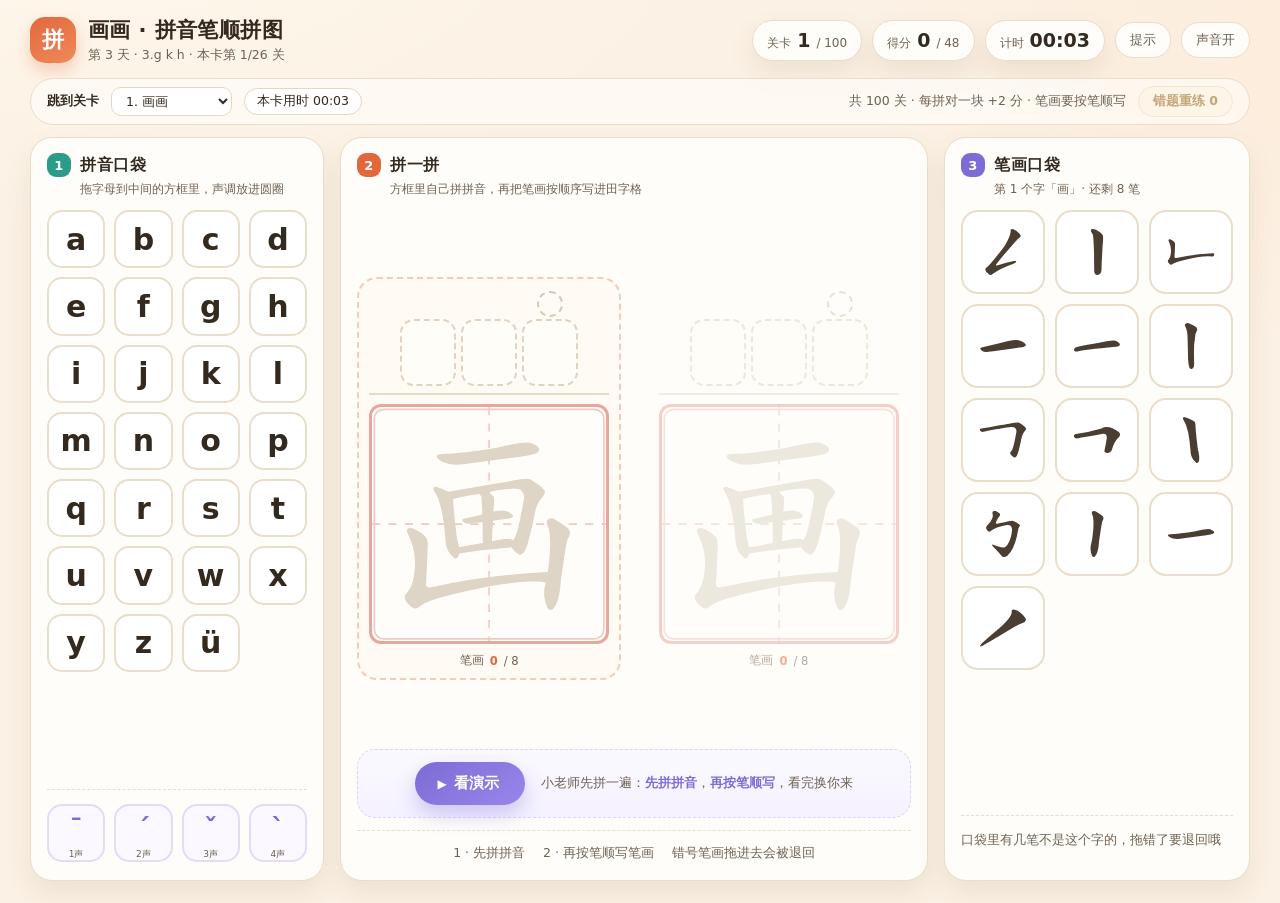
<file: out/游戏/拼音笔顺拼图.html>
<!doctype html>
<html lang="zh-CN">
<head>
<meta charset="utf-8">
<meta name="viewport" content="width=device-width, initial-scale=1">
<title>拼音笔顺拼图 · 100 关</title>
<style>
/* 拼音 + 笔顺拼图 —— 儿童向样式 */

:root {
  --bg: #fbf1e4;
  --panel: #fffdf9;
  --line: #e9ddcb;
  --ink: #33291f;
  --ink-soft: #6f6152;
  --gray: #c8bead;
  --coral: #e2683c;
  --coral-soft: #fbe6dc;
  --teal: #2c9c8a;
  --teal-soft: #e4f6f1;
  --violet: #7d6bd6;
  --shadow: 0 12px 26px rgba(120, 88, 52, 0.1);
  --cell: 300px;
}

* { box-sizing: border-box; }

body {
  display: flex;
  flex-direction: column;
  margin: 0;
  min-height: 100vh;
  padding: 16px clamp(12px, 2.6vw, 30px) 22px;
  color: var(--ink);
  font-family: "PingFang SC", "Hiragino Sans GB", "Microsoft YaHei", system-ui, sans-serif;
  background:
    radial-gradient(1100px 560px at 8% -12%, #fff8ec 0, transparent 62%),
    radial-gradient(900px 520px at 108% 6%, #fdecdb 0, transparent 58%),
    var(--bg);
}

/* ---------------------------------------------------------------- topbar */
.topbar {
  display: flex;
  align-items: center;
  justify-content: space-between;
  gap: 16px;
  flex-wrap: wrap;
  flex: none;
  margin-bottom: 14px;
}

.brand { display: flex; align-items: center; gap: 12px; }

.brand-mark {
  width: 46px; height: 46px;
  display: grid; place-items: center;
  border-radius: 15px;
  background: linear-gradient(150deg, var(--coral), #ef8a5c);
  color: #fff;
  font-size: 22px;
  font-weight: 700;
  box-shadow: 0 8px 16px rgba(226, 104, 60, 0.28);
}

.brand h1 { margin: 0; font-size: 21px; letter-spacing: 0.4px; }
.brand p { margin: 3px 0 0; font-size: 12.5px; color: var(--ink-soft); }

.stats { display: flex; align-items: center; gap: 10px; flex-wrap: wrap; }

.stat {
  display: flex; align-items: baseline; gap: 6px;
  padding: 8px 14px;
  background: var(--panel);
  border: 1px solid var(--line);
  border-radius: 999px;
  box-shadow: var(--shadow);
}

.stat-label { font-size: 12px; color: var(--ink-soft); }
.stat-value { font-size: 19px; font-weight: 700; font-variant-numeric: tabular-nums; }
.stat-total { font-size: 12px; color: var(--ink-soft); }

.stat.bump { animation: bump 0.42s ease; }

@keyframes bump {
  0% { transform: scale(1); }
  35% { transform: scale(1.12) rotate(-1.5deg); }
  100% { transform: scale(1); }
}

.ghost-btn {
  padding: 8px 14px;
  font: inherit;
  font-size: 13px;
  color: var(--ink-soft);
  background: var(--panel);
  border: 1px solid var(--line);
  border-radius: 999px;
  cursor: pointer;
  transition: 0.16s;
}

.ghost-btn:hover { color: var(--ink); border-color: #d9c9b2; transform: translateY(-1px); }

.demo-btn {
  display: inline-flex;
  align-items: center;
  gap: 7px;
  padding: 8px 16px 8px 14px;
  font: inherit;
  font-size: 13px;
  font-weight: 600;
  color: #fff;
  background: linear-gradient(140deg, #7d6bd6, #9a86ea);
  border: none;
  border-radius: 999px;
  cursor: pointer;
  box-shadow: 0 8px 16px rgba(125, 107, 214, 0.3);
  transition: 0.16s;
}

.demo-btn .play { font-size: 10px; }
.demo-btn:hover { transform: translateY(-1px); box-shadow: 0 11px 20px rgba(125, 107, 214, 0.34); }
.demo-btn:disabled { opacity: 0.62; cursor: default; transform: none; }

.demo-btn.big {
  padding: 12px 26px 12px 22px;
  font-size: 15px;
  box-shadow: 0 10px 20px rgba(125, 107, 214, 0.32);
}

.demo-btn.big .play { font-size: 12px; }

/* 演示按钮就放在田字格下面，孩子一眼能看到 */
.demo-strip {
  display: flex;
  align-items: center;
  justify-content: center;
  gap: 16px;
  flex-wrap: wrap;
  margin: 4px 0 12px;
  padding: 12px 16px;
  background: linear-gradient(180deg, #fbf9ff, #f5f2ff);
  border: 1px dashed #ded5f5;
  border-radius: 18px;
}

.demo-tip { font-size: 12.5px; color: var(--ink-soft); }
.demo-tip b { color: var(--violet); font-weight: 600; }

/* ------------------------------------------------------------- level bar */
.level-bar {
  display: flex;
  align-items: center;
  gap: 12px;
  flex-wrap: wrap;
  flex: none;
  margin: 0 0 12px;
  padding: 7px 16px;
  font-size: 12.5px;
  color: var(--ink-soft);
  background: rgba(255, 253, 249, 0.72);
  border: 1px solid var(--line);
  border-radius: 999px;
}

.level-pick { color: var(--ink); font-weight: 600; }

.card-timer {
  padding: 4px 12px;
  color: var(--ink);
  font-variant-numeric: tabular-nums;
  background: #fff;
  border: 1px solid #e3d6c2;
  border-radius: 999px;
}

.review-btn {
  padding: 6px 14px;
  font: inherit;
  font-size: 12.5px;
  font-weight: 600;
  color: #96631a;
  background: #fdf3e2;
  border: 1px solid #f0d7b0;
  border-radius: 999px;
  cursor: pointer;
  transition: 0.16s;
}

.review-btn b { font-variant-numeric: tabular-nums; }
.review-btn:hover:not(:disabled) { background: #fbe8c8; border-color: #e8c085; transform: translateY(-1px); }
.review-btn:disabled { opacity: 0.55; cursor: default; }

.review-clear {
  padding: 6px 10px;
  margin-left: -4px;
  font: inherit;
  font-size: 12.5px;
  color: var(--ink-soft);
  background: none;
  border: 1px solid transparent;
  border-radius: 999px;
  cursor: pointer;
  transition: 0.16s;
}

.review-clear:hover { color: #a0432a; border-color: #f0cdc2; background: #fdefe9; }
.review-clear.armed { color: #a0432a; background: #fdefe9; border-color: #f0cdc2; }

body.review-mode .level-bar { background: #fff8ec; border-color: #f0d7b0; }
body.review-mode .level-pick::after { content: "（错题）"; color: #96631a; }

#level-select {
  max-width: 42vw;
  padding: 5px 10px;
  font: inherit;
  font-size: 12.5px;
  color: var(--ink);
  background: #fff;
  border: 1px solid #e3d6c2;
  border-radius: 10px;
  cursor: pointer;
}

.level-tip { margin-left: auto; }

/* ---------------------------------------------------------------- board */
.board {
  display: grid;
  grid-template-columns: 294px minmax(0, 1fr) 306px;
  gap: 16px;
  align-items: stretch;
  /* 撑满剩余屏幕高度，底部不留空白 */
  flex: 1 1 auto;
  min-height: calc(100vh - 156px);
}

@media (max-width: 1080px) {
  .board { grid-template-columns: minmax(0, 1fr); }
  :root { --cell: 170px; }
}

.panel {
  display: flex;
  flex-direction: column;
  padding: 15px 16px 18px;
  background: var(--panel);
  border: 1px solid var(--line);
  border-radius: 22px;
  box-shadow: var(--shadow);
}

.panel h2 {
  display: flex; align-items: center; gap: 9px;
  margin: 0 0 4px;
  font-size: 15.5px;
  letter-spacing: 0.5px;
}

.step {
  width: 24px; height: 24px;
  display: grid; place-items: center;
  border-radius: 9px;
  font-size: 13px;
  color: #fff;
  background: var(--coral);
}

.panel-strokes .step { background: var(--violet); }
.panel-letters .step { background: var(--teal); }

.panel-note {
  margin: 0 0 12px 33px;
  font-size: 12px;
  color: var(--ink-soft);
}

/* ---------------------------------------------------------------- pools */
.letter-pool {
  display: grid;
  grid-template-columns: repeat(4, 1fr);
  gap: 9px;
}

.tone-pool {
  display: grid;
  grid-template-columns: repeat(4, 1fr);
  gap: 9px;
  margin-top: auto;
  padding-top: 14px;
  border-top: 1px dashed var(--line);
}

.chip {
  position: relative;
  display: grid;
  place-items: center;
  aspect-ratio: 1 / 1;
  background: #fff;
  border: 2px solid var(--line);
  border-radius: 15px;
  font-size: 30px;
  font-weight: 600;
  color: var(--ink);
  cursor: grab;
  user-select: none;
  -webkit-user-select: none;
  touch-action: none;
  transition: transform 0.12s, box-shadow 0.12s, border-color 0.12s;
}

.chip:hover { transform: translateY(-2px); border-color: #ddceb6; box-shadow: 0 7px 14px rgba(120, 88, 52, 0.14); }
.chip:active { cursor: grabbing; }
.chip.dragging { opacity: 0.28; }

.chip.tone {
  font-size: 27px;
  line-height: 1;
  padding-bottom: 8px;
  color: var(--violet);
  border-color: #e3dcf6;
  background: #fbf9ff;
}

.chip.tone small {
  position: absolute;
  bottom: 1px;
  font-size: 9px;
  font-weight: 400;
  color: var(--ink-soft);
}

.chip.ghost {
  position: fixed;
  left: 0; top: 0;
  z-index: 90;
  margin: 0;
  pointer-events: none;
  box-shadow: 0 16px 30px rgba(80, 60, 40, 0.26);
  transform-origin: top left;
  opacity: 0.96;
}

.chip.pulse, .spark.pulse { animation: pulse 1.1s ease-in-out 2; }

@keyframes pulse {
  0%, 100% { box-shadow: 0 0 0 0 rgba(226, 104, 60, 0); }
  50% { box-shadow: 0 0 0 7px rgba(226, 104, 60, 0.28); }
}

/* ---------------------------------------------------------------- stage */
.panel-stage {
  align-self: stretch;
}

.stage-head {
  display: flex; align-items: baseline; gap: 10px; justify-content: center;
  margin: 2px 0 12px;
}

.stage-head .word-pinyin { font-size: 15px; color: var(--ink-soft); letter-spacing: 1px; }
.stage-head .word-hanzi { font-size: 20px; font-weight: 700; letter-spacing: 3px; }

.word {
  --gap: clamp(10px, 2vw, 34px);
  display: flex;
  flex: 1;
  gap: var(--gap);
  justify-content: center;
  align-items: center;
  padding: 4px 0 2px;
}

.char-col {
  display: flex;
  flex-direction: column;
  align-items: center;
  gap: 9px;
  /* 多个字的词语自动收窄，三字词也不会挤出卡片 */
  width: min(var(--cell), calc((100% - (var(--cols, 1) - 1) * var(--gap)) / var(--cols, 1)));
  padding: 12px 10px 10px;
  border: 2px dashed transparent;
  border-radius: 20px;
  transition: 0.22s;
}

.char-col.locked { opacity: 0.52; }
.char-col.active { border-color: #f3cbb8; background: #fffaf4; opacity: 1; }
.char-col.done { border-color: #bfe3d8; background: var(--teal-soft); opacity: 1; }

.pinyin-row {
  display: flex;
  width: 100%;
  box-sizing: border-box;
  align-items: flex-end;
  justify-content: center;
  gap: 5px;
  padding-bottom: 7px;
  border-bottom: 2px solid #e7dbc9;
}

.letter-wrap {
  position: relative;
  flex: 1 1 0;
  min-width: 0;
  max-width: 56px;
  padding-top: 28px;
}

.tone-slot {
  position: absolute;
  top: 0;
  left: 0;
  right: 0;
  margin: 0 auto;
  width: 26px;
  height: 26px;
  display: grid;
  place-items: center;
  border: 2px dashed #d8c9b6;
  border-radius: 50%;
  font-size: 20px;
  font-weight: 700;
  line-height: 1;
  color: var(--violet);
  transition: 0.18s;
}

.tone-slot.hover, .tone-slot.filled { border-style: solid; border-color: var(--violet); background: #f4f1ff; }

.letter-slot {
  width: 100%;
  aspect-ratio: 5 / 6;
  display: grid;
  place-items: center;
  border: 2px dashed #e0d3bf;
  border-radius: 14px;
  background: #fffdf7;
  font-size: clamp(24px, 2.1vw, 32px);
  line-height: 1;
  color: var(--ink);
  transition: 0.16s;
}

.letter-slot.hover { border-color: #eabfa9; background: #fff3ea; }
.letter-slot.filled { border-style: solid; border-color: #a9d8cd; background: #fff; font-weight: 600; }

.cell-wrap {
  position: relative;
  width: 100%;
  aspect-ratio: 1 / 1;
  border: 3px solid #e8a79c;
  border-radius: 12px;
  background: #fffdfa;
  overflow: hidden;
  touch-action: none;
  transition: 0.16s;
}

.cell-wrap.hover { border-color: var(--coral); box-shadow: 0 0 0 5px rgba(226, 104, 60, 0.14); }
.cell-wrap svg { display: block; width: 100%; height: 100%; }

.cell-grid line, .cell-grid rect {
  stroke: #efc9c3;
  stroke-width: 1.4;
  fill: none;
}

.cell-grid .dash { stroke-dasharray: 7 7; }

.guide path { fill: #ded5c6; }
.guide { transition: opacity 0.45s ease; }
.ink path { fill: #2f2a24; }

.ink path.pop { animation: inkPop 0.28s ease-out; }

@keyframes inkPop {
  from { opacity: 0.2; }
  to { opacity: 1; }
}

.char-col.done .guide { opacity: 0; }

.cell-meta {
  display: flex; align-items: center; gap: 6px;
  font-size: 11.5px;
  color: var(--ink-soft);
}

.stage-foot {
  display: flex;
  justify-content: center;
  gap: 18px;
  margin-top: auto;
  padding-top: 14px;
  font-size: 12.5px;
  color: var(--ink-soft);
  border-top: 1px dashed var(--line);
}

.stage-foot b { color: var(--coral); font-weight: 600; }

.panel-foot {
  margin-top: auto;
  padding-top: 14px;
  font-size: 12.5px;
  line-height: 1.6;
  color: var(--ink-soft);
  border-top: 1px dashed var(--line);
}

.cell-meta b { color: var(--coral); font-variant-numeric: tabular-nums; }

/* ---------------------------------------------------------------- strokes */
.stroke-pool {
  display: grid;
  grid-template-columns: repeat(3, minmax(0, 1fr));
  gap: 10px;
  align-content: start;
  justify-items: center;
  /* 按行数摊平：一行就大，七八行就自动变小 */
  --chip: calc((100vh - 300px) / var(--rows, 6) - 10px);
}

/* 行数多的关（12 笔的字 + 干扰笔画）自动缩小每一块，保证右栏不超出一屏 */
.spark {
  display: grid;
  place-items: center;
  width: min(var(--chip, 92px), 100%);
  height: auto;
  aspect-ratio: 1 / 1;
  padding: 10px;
  background: #fff;
  border: 2px solid var(--line);
  border-radius: 17px;
  cursor: grab;
  touch-action: none;
  user-select: none;
  -webkit-user-select: none;
  transition: transform 0.12s, box-shadow 0.12s, border-color 0.12s;
}

.spark:hover { transform: translateY(-2px); border-color: #d9c9e9; box-shadow: 0 7px 14px rgba(80, 60, 120, 0.14); }
.spark svg { width: 100%; height: 100%; }
.spark svg path { fill: #4a3d31; }
.spark.dragging { opacity: 0.28; }
.spark.ghost { position: fixed; left: 0; top: 0; z-index: 90; pointer-events: none; background: #fff; box-shadow: 0 16px 30px rgba(80, 60, 40, 0.24); }

/* ---------------------------------------------------------------- feedback */
.shake { animation: shake 0.4s ease; }

@keyframes shake {
  0%, 100% { transform: translateX(0); }
  20% { transform: translateX(-7px) rotate(-1deg); }
  45% { transform: translateX(6px) rotate(1deg); }
  70% { transform: translateX(-4px); }
}

.wrong-flash { box-shadow: 0 0 0 5px rgba(214, 69, 69, 0.2); border-color: #d64545 !important; }

.float-score {
  position: fixed;
  z-index: 95;
  pointer-events: none;
  font-size: 19px;
  font-weight: 700;
  color: var(--teal);
  text-shadow: 0 2px 0 #fff;
  animation: floatUp 0.9s ease-out forwards;
}

@keyframes floatUp {
  from { opacity: 0; transform: translate(-50%, -50%) scale(0.7); }
  25% { opacity: 1; transform: translate(-50%, -120%) scale(1.1); }
  to { opacity: 0; transform: translate(-50%, -230%) scale(1); }
}

.toast {
  position: fixed;
  left: 50%; bottom: 28px;
  transform: translate(-50%, 20px);
  padding: 10px 20px;
  border-radius: 999px;
  font-size: 13.5px;
  color: #fff;
  background: rgba(51, 41, 31, 0.9);
  opacity: 0;
  pointer-events: none;
  transition: 0.24s;
  z-index: 96;
}

.toast.show { opacity: 1; transform: translate(-50%, 0); }
.toast.bad { background: rgba(190, 62, 62, 0.94); }
.toast.good { background: rgba(44, 156, 138, 0.94); }

/* ---------------------------------------------------------------- overlay */
.overlay {
  position: fixed;
  inset: 0;
  z-index: 100;
  display: grid;
  place-items: center;
  background: rgba(51, 41, 31, 0.36);
  backdrop-filter: blur(3px);
}

.overlay[hidden] { display: none; }

.overlay-card {
  width: min(440px, 92vw);
  padding: 26px 26px 22px;
  text-align: center;
  background: var(--panel);
  border-radius: 26px;
  box-shadow: 0 26px 50px rgba(60, 42, 24, 0.3);
  animation: pop 0.36s cubic-bezier(0.2, 1.4, 0.4, 1);
}

@keyframes pop {
  from { transform: scale(0.86); opacity: 0; }
  to { transform: scale(1); opacity: 1; }
}

.overlay-card h3 { margin: 0 0 4px; font-size: 22px; }
.overlay-card p { margin: 0 0 16px; font-size: 15px; letter-spacing: 2px; color: var(--ink-soft); }

.overlay-actions { display: flex; justify-content: center; gap: 12px; }

.overlay-stats { display: flex; justify-content: center; gap: 18px; margin-bottom: 20px; }
.overlay-stats div { display: flex; flex-direction: column; gap: 2px; }
.overlay-stats span { font-size: 22px; font-weight: 700; color: var(--coral); font-variant-numeric: tabular-nums; }
.overlay-stats small { font-size: 11.5px; color: var(--ink-soft); }

.primary-btn {
  padding: 11px 26px;
  font: inherit;
  font-size: 15px;
  font-weight: 600;
  color: #fff;
  background: linear-gradient(140deg, var(--coral), #ef8a5c);
  border: none;
  border-radius: 999px;
  cursor: pointer;
  box-shadow: 0 10px 20px rgba(226, 104, 60, 0.3);
  transition: 0.16s;
}

.primary-btn:hover { transform: translateY(-2px); }

/* ---------------------------------------------------------------- demo */
.demo-ghost {
  position: fixed;
  left: 0;
  top: 0;
  z-index: 92;
  margin: 0;
  pointer-events: none;
  opacity: 0.95;
  transform-origin: top left;
  box-shadow: 0 16px 30px rgba(80, 60, 40, 0.26);
}

body.demo-mode .chip,
body.demo-mode .spark,
body.demo-mode .cell-wrap { cursor: default; }

</style>
</head>
<body>
<header class="topbar">
  <div class="brand">
    <span class="brand-mark">拼</span>
    <div>
      <h1 id="word-title">拼音笔顺拼图</h1>
      <p id="card-name">第 3 天、第 4 天、第 6 天、第 7 天</p>
    </div>
  </div>
  <div class="stats">
    <div class="stat"><span class="stat-label" id="level-label">关卡</span><span class="stat-value" id="level-index">1</span><span class="stat-total" id="level-total">/ 1</span></div>
    <div class="stat"><span class="stat-label">得分</span><span class="stat-value" id="score">0</span><span class="stat-total" id="score-total">/ 0</span></div>
    <div class="stat"><span class="stat-label">计时</span><span class="stat-value" id="timer">00:00</span></div>
    <button class="ghost-btn" id="hint-btn" type="button">提示</button>
    <button class="ghost-btn" id="sound-btn" type="button" aria-pressed="true">声音开</button>
  </div>
</header>

<nav class="level-bar">
  <label class="level-pick" for="level-select">跳到关卡</label>
  <select id="level-select"></select>
  <span class="card-timer" id="card-timer">本卡用时 00:00</span>
  <span class="level-tip">共 100 关 · 每拼对一块 +2 分 · 笔画要按笔顺写</span>
  <button class="review-btn" id="review-btn" type="button" disabled>错题重练 <b id="review-count">0</b></button>
  <button class="review-clear" id="review-clear" type="button" hidden>清空</button>
</nav>

<main class="board">
  <section class="panel panel-letters">
    <h2><span class="step">1</span>拼音口袋</h2>
    <p class="panel-note">拖字母到中间的方框里，声调放进圆圈</p>
    <div class="letter-pool" id="letter-pool"></div>
    <div class="tone-pool" id="tone-pool"></div>
  </section>

  <section class="panel panel-stage">
    <h2><span class="step">2</span>拼一拼</h2>
    <p class="panel-note">方框里自己拼拼音，再把笔画按顺序写进田字格</p>
    <div class="word" id="word"></div>
    <div class="demo-strip">
      <button class="demo-btn big" id="demo-btn" type="button"><span class="play">▶</span>看演示</button>
      <span class="demo-tip">小老师先拼一遍：<b>先拼拼音</b>，<b>再按笔顺写</b>，看完换你来</span>
    </div>
    <div class="stage-foot">
      <span>1 · 先拼拼音</span>
      <span>2 · 再按笔顺写笔画</span>
      <span>错号笔画拖进去会被退回</span>
    </div>
  </section>

  <section class="panel panel-strokes">
    <h2><span class="step">3</span>笔画口袋</h2>
    <p class="panel-note" id="stroke-note">按笔顺拖进田字格</p>
    <div class="stroke-pool" id="stroke-pool"></div>
    <p class="panel-foot">口袋里有几笔不是这个字的，拖错了要退回哦</p>
  </section>
</main>

<div class="toast" id="toast" aria-live="polite"></div>

<div class="overlay" id="overlay" hidden>
  <div class="overlay-card">
    <h3 id="overlay-title">这一关拼好啦！</h3>
    <p id="overlay-word"></p>
    <div class="overlay-stats">
      <div><span id="final-score">0</span><small>本关得分</small></div>
      <div><span id="final-time">00:00</span><small>本关用时</small></div>
      <div><span id="final-acc">100%</span><small>一次就对</small></div>
      <div><span id="final-card">00:00</span><small>本卡用时</small></div>
      <div><span id="total-score">0</span><small>累计</small></div>
    </div>
    <div class="overlay-actions">
      <button class="ghost-btn" id="replay" type="button">再玩一次</button>
      <button class="primary-btn" id="next-level" type="button">下一关</button>
    </div>
  </div>
</div>

<script>window.GAME_DATA = {"levels":[{"hanzi":"画画","pinyin":"huà huà","card":"第 3 天","lesson":"3.g k h","chars":[{"char":"画","syllable":{"letters":["h","u","a"],"tone":4,"toneAt":2,"text":"huà"}},{"char":"画","syllable":{"letters":["h","u","a"],"tone":4,"toneAt":2,"text":"huà"}}]},{"hanzi":"打鼓","pinyin":"dǎ gǔ","card":"第 3 天","lesson":"3.g k h","chars":[{"char":"打","syllable":{"letters":["d","a"],"tone":3,"toneAt":1,"text":"dǎ"}},{"char":"鼓","syllable":{"letters":["g","u"],"tone":3,"toneAt":1,"text":"gǔ"}}]},{"hanzi":"狐狸","pinyin":"hú lí","card":"第 3 天","lesson":"3.g k h","chars":[{"char":"狐","syllable":{"letters":["h","u"],"tone":2,"toneAt":1,"text":"hú"}},{"char":"狸","syllable":{"letters":["l","i"],"tone":2,"toneAt":1,"text":"lí"}}]},{"hanzi":"葫芦","pinyin":"hú lú","card":"第 3 天","lesson":"3.g k h","chars":[{"char":"葫","syllable":{"letters":["h","u"],"tone":2,"toneAt":1,"text":"hú"}},{"char":"芦","syllable":{"letters":["l","u"],"tone":2,"toneAt":1,"text":"lú"}}]},{"hanzi":"拔河","pinyin":"bá hé","card":"第 3 天","lesson":"3.g k h","chars":[{"char":"拔","syllable":{"letters":["b","a"],"tone":2,"toneAt":1,"text":"bá"}},{"char":"河","syllable":{"letters":["h","e"],"tone":2,"toneAt":1,"text":"hé"}}]},{"hanzi":"隔壁","pinyin":"gé bì","card":"第 3 天","lesson":"3.g k h","chars":[{"char":"隔","syllable":{"letters":["g","e"],"tone":2,"toneAt":1,"text":"gé"}},{"char":"壁","syllable":{"letters":["b","i"],"tone":4,"toneAt":1,"text":"bì"}}]},{"hanzi":"哥哥","pinyin":"gē gē","card":"第 3 天","lesson":"3.g k h","chars":[{"char":"哥","syllable":{"letters":["g","e"],"tone":1,"toneAt":1,"text":"gē"}},{"char":"哥","syllable":{"letters":["g","e"],"tone":1,"toneAt":1,"text":"gē"}}]},{"hanzi":"贺卡","pinyin":"hè kǎ","card":"第 3 天","lesson":"3.g k h","chars":[{"char":"贺","syllable":{"letters":["h","e"],"tone":4,"toneAt":1,"text":"hè"}},{"char":"卡","syllable":{"letters":["k","a"],"tone":3,"toneAt":1,"text":"kǎ"}}]},{"hanzi":"顾客","pinyin":"gù kè","card":"第 3 天","lesson":"3.g k h","chars":[{"char":"顾","syllable":{"letters":["g","u"],"tone":4,"toneAt":1,"text":"gù"}},{"char":"客","syllable":{"letters":["k","e"],"tone":4,"toneAt":1,"text":"kè"}}]},{"hanzi":"可乐","pinyin":"kě lè","card":"第 3 天","lesson":"3.g k h","chars":[{"char":"可","syllable":{"letters":["k","e"],"tone":3,"toneAt":1,"text":"kě"}},{"char":"乐","syllable":{"letters":["l","e"],"tone":4,"toneAt":1,"text":"lè"}}]},{"hanzi":"刻苦","pinyin":"kè kǔ","card":"第 3 天","lesson":"3.g k h","chars":[{"char":"刻","syllable":{"letters":["k","e"],"tone":4,"toneAt":1,"text":"kè"}},{"char":"苦","syllable":{"letters":["k","u"],"tone":3,"toneAt":1,"text":"kǔ"}}]},{"hanzi":"可怕","pinyin":"kě pà","card":"第 3 天","lesson":"3.g k h","chars":[{"char":"可","syllable":{"letters":["k","e"],"tone":3,"toneAt":1,"text":"kě"}},{"char":"怕","syllable":{"letters":["p","a"],"tone":4,"toneAt":1,"text":"pà"}}]},{"hanzi":"河马","pinyin":"hé mǎ","card":"第 3 天","lesson":"3.g k h","chars":[{"char":"河","syllable":{"letters":["h","e"],"tone":2,"toneAt":1,"text":"hé"}},{"char":"马","syllable":{"letters":["m","a"],"tone":3,"toneAt":1,"text":"mǎ"}}]},{"hanzi":"姑姑","pinyin":"gū gū","card":"第 3 天","lesson":"3.g k h","chars":[{"char":"姑","syllable":{"letters":["g","u"],"tone":1,"toneAt":1,"text":"gū"}},{"char":"姑","syllable":{"letters":["g","u"],"tone":1,"toneAt":1,"text":"gū"}}]},{"hanzi":"蘑菇","pinyin":"mó gū","card":"第 3 天","lesson":"3.g k h","chars":[{"char":"蘑","syllable":{"letters":["m","o"],"tone":2,"toneAt":1,"text":"mó"}},{"char":"菇","syllable":{"letters":["g","u"],"tone":1,"toneAt":1,"text":"gū"}}]},{"hanzi":"荷花","pinyin":"hé huā","card":"第 3 天","lesson":"3.g k h","chars":[{"char":"荷","syllable":{"letters":["h","e"],"tone":2,"toneAt":1,"text":"hé"}},{"char":"花","syllable":{"letters":["h","u","a"],"tone":1,"toneAt":2,"text":"huā"}}]},{"hanzi":"图画","pinyin":"tú huà","card":"第 3 天","lesson":"3.g k h","chars":[{"char":"图","syllable":{"letters":["t","u"],"tone":2,"toneAt":1,"text":"tú"}},{"char":"画","syllable":{"letters":["h","u","a"],"tone":4,"toneAt":2,"text":"huà"}}]},{"hanzi":"火锅","pinyin":"huǒ guō","card":"第 3 天","lesson":"3.g k h","chars":[{"char":"火","syllable":{"letters":["h","u","o"],"tone":3,"toneAt":2,"text":"huǒ"}},{"char":"锅","syllable":{"letters":["g","u","o"],"tone":1,"toneAt":2,"text":"guō"}}]},{"hanzi":"瓜果","pinyin":"guā guǒ","card":"第 3 天","lesson":"3.g k h","chars":[{"char":"瓜","syllable":{"letters":["g","u","a"],"tone":1,"toneAt":2,"text":"guā"}},{"char":"果","syllable":{"letters":["g","u","o"],"tone":3,"toneAt":2,"text":"guǒ"}}]},{"hanzi":"花朵","pinyin":"huā duǒ","card":"第 3 天","lesson":"3.g k h","chars":[{"char":"花","syllable":{"letters":["h","u","a"],"tone":1,"toneAt":2,"text":"huā"}},{"char":"朵","syllable":{"letters":["d","u","o"],"tone":3,"toneAt":2,"text":"duǒ"}}]},{"hanzi":"果皮","pinyin":"guǒ pí","card":"第 3 天","lesson":"3.g k h","chars":[{"char":"果","syllable":{"letters":["g","u","o"],"tone":3,"toneAt":2,"text":"guǒ"}},{"char":"皮","syllable":{"letters":["p","i"],"tone":2,"toneAt":1,"text":"pí"}}]},{"hanzi":"大火","pinyin":"dà huǒ","card":"第 3 天","lesson":"3.g k h","chars":[{"char":"大","syllable":{"letters":["d","a"],"tone":4,"toneAt":1,"text":"dà"}},{"char":"火","syllable":{"letters":["h","u","o"],"tone":3,"toneAt":2,"text":"huǒ"}}]},{"hanzi":"西瓜","pinyin":"xī guā","card":"第 3 天","lesson":"3.g k h","chars":[{"char":"西","syllable":{"letters":["x","i"],"tone":1,"toneAt":1,"text":"xī"}},{"char":"瓜","syllable":{"letters":["g","u","a"],"tone":1,"toneAt":2,"text":"guā"}}]},{"hanzi":"梨花","pinyin":"lí huā","card":"第 3 天","lesson":"3.g k h","chars":[{"char":"梨","syllable":{"letters":["l","i"],"tone":2,"toneAt":1,"text":"lí"}},{"char":"花","syllable":{"letters":["h","u","a"],"tone":1,"toneAt":2,"text":"huā"}}]},{"hanzi":"哈密瓜","pinyin":"hā mì guā","card":"第 3 天","lesson":"3.g k h","chars":[{"char":"哈","syllable":{"letters":["h","a"],"tone":1,"toneAt":1,"text":"hā"}},{"char":"密","syllable":{"letters":["m","i"],"tone":4,"toneAt":1,"text":"mì"}},{"char":"瓜","syllable":{"letters":["g","u","a"],"tone":1,"toneAt":2,"text":"guā"}}]},{"hanzi":"喝茶","pinyin":"hē chá","card":"第 3 天","lesson":"3.g k h","chars":[{"char":"喝","syllable":{"letters":["h","e"],"tone":1,"toneAt":1,"text":"hē"}},{"char":"茶","syllable":{"letters":["c","h","a"],"tone":2,"toneAt":2,"text":"chá"}}]},{"hanzi":"雨衣","pinyin":"yǔ yī","card":"第 4 天","lesson":"4.i uuy w","chars":[{"char":"雨","syllable":{"letters":["y","u"],"tone":3,"toneAt":1,"text":"yǔ"}},{"char":"衣","syllable":{"letters":["y","i"],"tone":1,"toneAt":1,"text":"yī"}}]},{"hanzi":"乌鸦","pinyin":"wū yā","card":"第 4 天","lesson":"4.i uuy w","chars":[{"char":"乌","syllable":{"letters":["w","u"],"tone":1,"toneAt":1,"text":"wū"}},{"char":"鸦","syllable":{"letters":["y","a"],"tone":1,"toneAt":1,"text":"yā"}}]},{"hanzi":"鲤鱼","pinyin":"lǐ yú","card":"第 4 天","lesson":"4.i uuy w","chars":[{"char":"鲤","syllable":{"letters":["l","i"],"tone":3,"toneAt":1,"text":"lǐ"}},{"char":"鱼","syllable":{"letters":["y","u"],"tone":2,"toneAt":1,"text":"yú"}}]},{"hanzi":"蚂蚁","pinyin":"mǎ yǐ","card":"第 4 天","lesson":"4.i uuy w","chars":[{"char":"蚂","syllable":{"letters":["m","a"],"tone":3,"toneAt":1,"text":"mǎ"}},{"char":"蚁","syllable":{"letters":["y","i"],"tone":3,"toneAt":1,"text":"yǐ"}}]},{"hanzi":"玉米","pinyin":"yù mǐ","card":"第 4 天","lesson":"4.i uuy w","chars":[{"char":"玉","syllable":{"letters":["y","u"],"tone":4,"toneAt":1,"text":"yù"}},{"char":"米","syllable":{"letters":["m","i"],"tone":3,"toneAt":1,"text":"mǐ"}}]},{"hanzi":"鸭子","pinyin":"yā zi","card":"第 4 天","lesson":"4.i uuy w","chars":[{"char":"鸭","syllable":{"letters":["y","a"],"tone":1,"toneAt":1,"text":"yā"}},{"char":"子","syllable":{"letters":["z","i"],"tone":0,"toneAt":-1,"text":"zi"}}]},{"hanzi":"牙齿","pinyin":"yá chǐ","card":"第 4 天","lesson":"4.i uuy w","chars":[{"char":"牙","syllable":{"letters":["y","a"],"tone":2,"toneAt":1,"text":"yá"}},{"char":"齿","syllable":{"letters":["c","h","i"],"tone":3,"toneAt":2,"text":"chǐ"}}]},{"hanzi":"鸡窝","pinyin":"jī wō","card":"第 4 天","lesson":"4.i uuy w","chars":[{"char":"鸡","syllable":{"letters":["j","i"],"tone":1,"toneAt":1,"text":"jī"}},{"char":"窝","syllable":{"letters":["w","o"],"tone":1,"toneAt":1,"text":"wō"}}]},{"hanzi":"织布","pinyin":"zhī bù","card":"第 4 天","lesson":"4.i uuy w","chars":[{"char":"织","syllable":{"letters":["z","h","i"],"tone":1,"toneAt":2,"text":"zhī"}},{"char":"布","syllable":{"letters":["b","u"],"tone":4,"toneAt":1,"text":"bù"}}]},{"hanzi":"向姨","pinyin":"xiàng yí","card":"第 4 天","lesson":"4.i uuy w","chars":[{"char":"向","syllable":{"letters":["x","i","a","n","g"],"tone":4,"toneAt":2,"text":"xiàng"}},{"char":"姨","syllable":{"letters":["y","i"],"tone":2,"toneAt":1,"text":"yí"}}]},{"hanzi":"屋子","pinyin":"wū zi","card":"第 4 天","lesson":"4.i uuy w","chars":[{"char":"屋","syllable":{"letters":["w","u"],"tone":1,"toneAt":1,"text":"wū"}},{"char":"子","syllable":{"letters":["z","i"],"tone":0,"toneAt":-1,"text":"zi"}}]},{"hanzi":"衣服","pinyin":"yī fú","card":"第 4 天","lesson":"4.i uuy w","chars":[{"char":"衣","syllable":{"letters":["y","i"],"tone":1,"toneAt":1,"text":"yī"}},{"char":"服","syllable":{"letters":["f","u"],"tone":2,"toneAt":1,"text":"fú"}}]},{"hanzi":"椅子","pinyin":"yǐ zi","card":"第 4 天","lesson":"4.i uuy w","chars":[{"char":"椅","syllable":{"letters":["y","i"],"tone":3,"toneAt":1,"text":"yǐ"}},{"char":"子","syllable":{"letters":["z","i"],"tone":0,"toneAt":-1,"text":"zi"}}]},{"hanzi":"大雾","pinyin":"dà wù","card":"第 4 天","lesson":"4.i uuy w","chars":[{"char":"大","syllable":{"letters":["d","a"],"tone":4,"toneAt":1,"text":"dà"}},{"char":"雾","syllable":{"letters":["w","u"],"tone":4,"toneAt":1,"text":"wù"}}]},{"hanzi":"下雨","pinyin":"xià yǔ","card":"第 4 天","lesson":"4.i uuy w","chars":[{"char":"下","syllable":{"letters":["x","i","a"],"tone":4,"toneAt":2,"text":"xià"}},{"char":"雨","syllable":{"letters":["y","u"],"tone":3,"toneAt":1,"text":"yǔ"}}]},{"hanzi":"鸭梨","pinyin":"yā lí","card":"第 4 天","lesson":"4.i uuy w","chars":[{"char":"鸭","syllable":{"letters":["y","a"],"tone":1,"toneAt":1,"text":"yā"}},{"char":"梨","syllable":{"letters":["l","i"],"tone":2,"toneAt":1,"text":"lí"}}]},{"hanzi":"袜子","pinyin":"wà zi","card":"第 4 天","lesson":"4.i uuy w","chars":[{"char":"袜","syllable":{"letters":["w","a"],"tone":4,"toneAt":1,"text":"wà"}},{"char":"子","syllable":{"letters":["z","i"],"tone":0,"toneAt":-1,"text":"zi"}}]},{"hanzi":"桌椅","pinyin":"zhuō yǐ","card":"第 4 天","lesson":"4.i uuy w","chars":[{"char":"桌","syllable":{"letters":["z","h","u","o"],"tone":1,"toneAt":3,"text":"zhuō"}},{"char":"椅","syllable":{"letters":["y","i"],"tone":3,"toneAt":1,"text":"yǐ"}}]},{"hanzi":"木屋","pinyin":"mù wū","card":"第 4 天","lesson":"4.i uuy w","chars":[{"char":"木","syllable":{"letters":["m","u"],"tone":4,"toneAt":1,"text":"mù"}},{"char":"屋","syllable":{"letters":["w","u"],"tone":1,"toneAt":1,"text":"wū"}}]},{"hanzi":"娃娃","pinyin":"wá wá","card":"第 4 天","lesson":"4.i uuy w","chars":[{"char":"娃","syllable":{"letters":["w","a"],"tone":2,"toneAt":1,"text":"wá"}},{"char":"娃","syllable":{"letters":["w","a"],"tone":2,"toneAt":1,"text":"wá"}}]},{"hanzi":"鳄鱼","pinyin":"è yú","card":"第 4 天","lesson":"4.i uuy w","chars":[{"char":"鳄","syllable":{"letters":["e"],"tone":4,"toneAt":0,"text":"è"}},{"char":"鱼","syllable":{"letters":["y","u"],"tone":2,"toneAt":1,"text":"yú"}}]},{"hanzi":"生字","pinyin":"shēng zì","card":"第 6 天","lesson":"6.z cs","chars":[{"char":"生","syllable":{"letters":["s","h","e","n","g"],"tone":1,"toneAt":2,"text":"shēng"}},{"char":"字","syllable":{"letters":["z","i"],"tone":4,"toneAt":1,"text":"zì"}}]},{"hanzi":"词语","pinyin":"cí yǔ","card":"第 6 天","lesson":"6.z cs","chars":[{"char":"词","syllable":{"letters":["c","i"],"tone":2,"toneAt":1,"text":"cí"}},{"char":"语","syllable":{"letters":["y","u"],"tone":3,"toneAt":1,"text":"yǔ"}}]},{"hanzi":"句子","pinyin":"jù zi","card":"第 6 天","lesson":"6.z cs","chars":[{"char":"句","syllable":{"letters":["j","u"],"tone":4,"toneAt":1,"text":"jù"}},{"char":"子","syllable":{"letters":["z","i"],"tone":0,"toneAt":-1,"text":"zi"}}]},{"hanzi":"字母","pinyin":"zì mǔ","card":"第 6 天","lesson":"6.z cs","chars":[{"char":"字","syllable":{"letters":["z","i"],"tone":4,"toneAt":1,"text":"zì"}},{"char":"母","syllable":{"letters":["m","u"],"tone":3,"toneAt":1,"text":"mǔ"}}]},{"hanzi":"仔细","pinyin":"zǐ xì","card":"第 6 天","lesson":"6.z cs","chars":[{"char":"仔","syllable":{"letters":["z","i"],"tone":3,"toneAt":1,"text":"zǐ"}},{"char":"细","syllable":{"letters":["x","i"],"tone":4,"toneAt":1,"text":"xì"}}]},{"hanzi":"自己","pinyin":"zì jǐ","card":"第 6 天","lesson":"6.z cs","chars":[{"char":"自","syllable":{"letters":["z","i"],"tone":4,"toneAt":1,"text":"zì"}},{"char":"己","syllable":{"letters":["j","i"],"tone":3,"toneAt":1,"text":"jǐ"}}]},{"hanzi":"瓷器","pinyin":"cí qì","card":"第 6 天","lesson":"6.z cs","chars":[{"char":"瓷","syllable":{"letters":["c","i"],"tone":2,"toneAt":1,"text":"cí"}},{"char":"器","syllable":{"letters":["q","i"],"tone":4,"toneAt":1,"text":"qì"}}]},{"hanzi":"擦洗","pinyin":"cā xǐ","card":"第 6 天","lesson":"6.z cs","chars":[{"char":"擦","syllable":{"letters":["c","a"],"tone":1,"toneAt":1,"text":"cā"}},{"char":"洗","syllable":{"letters":["x","i"],"tone":3,"toneAt":1,"text":"xǐ"}}]},{"hanzi":"泼洒","pinyin":"pō sǎ","card":"第 6 天","lesson":"6.z cs","chars":[{"char":"泼","syllable":{"letters":["p","o"],"tone":1,"toneAt":1,"text":"pō"}},{"char":"洒","syllable":{"letters":["s","a"],"tone":3,"toneAt":1,"text":"sǎ"}}]},{"hanzi":"绿色","pinyin":"lǜ sè","card":"第 6 天","lesson":"6.z cs","chars":[{"char":"绿","syllable":{"letters":["l","ü"],"tone":4,"toneAt":1,"text":"lǜ"}},{"char":"色","syllable":{"letters":["s","e"],"tone":4,"toneAt":1,"text":"sè"}}]},{"hanzi":"紫色","pinyin":"zǐ sè","card":"第 6 天","lesson":"6.z cs","chars":[{"char":"紫","syllable":{"letters":["z","i"],"tone":3,"toneAt":1,"text":"zǐ"}},{"char":"色","syllable":{"letters":["s","e"],"tone":4,"toneAt":1,"text":"sè"}}]},{"hanzi":"杂技","pinyin":"zá jì","card":"第 6 天","lesson":"6.z cs","chars":[{"char":"杂","syllable":{"letters":["z","a"],"tone":2,"toneAt":1,"text":"zá"}},{"char":"技","syllable":{"letters":["j","i"],"tone":4,"toneAt":1,"text":"jì"}}]},{"hanzi":"桔子","pinyin":"jú zi","card":"第 6 天","lesson":"6.z cs","chars":[{"char":"桔","syllable":{"letters":["j","u"],"tone":2,"toneAt":1,"text":"jú"}},{"char":"子","syllable":{"letters":["z","i"],"tone":0,"toneAt":-1,"text":"zi"}}]},{"hanzi":"盒子","pinyin":"hé zi","card":"第 6 天","lesson":"6.z cs","chars":[{"char":"盒","syllable":{"letters":["h","e"],"tone":2,"toneAt":1,"text":"hé"}},{"char":"子","syllable":{"letters":["z","i"],"tone":0,"toneAt":-1,"text":"zi"}}]},{"hanzi":"司机","pinyin":"sī jī","card":"第 6 天","lesson":"6.z cs","chars":[{"char":"司","syllable":{"letters":["s","i"],"tone":1,"toneAt":1,"text":"sī"}},{"char":"机","syllable":{"letters":["j","i"],"tone":1,"toneAt":1,"text":"jī"}}]},{"hanzi":"打字","pinyin":"dǎ zì","card":"第 6 天","lesson":"6.z cs","chars":[{"char":"打","syllable":{"letters":["d","a"],"tone":3,"toneAt":1,"text":"dǎ"}},{"char":"字","syllable":{"letters":["z","i"],"tone":4,"toneAt":1,"text":"zì"}}]},{"hanzi":"子女","pinyin":"zǐ nǚ","card":"第 6 天","lesson":"6.z cs","chars":[{"char":"子","syllable":{"letters":["z","i"],"tone":3,"toneAt":1,"text":"zǐ"}},{"char":"女","syllable":{"letters":["n","ü"],"tone":3,"toneAt":1,"text":"nǚ"}}]},{"hanzi":"歌词","pinyin":"gē cí","card":"第 6 天","lesson":"6.z cs","chars":[{"char":"歌","syllable":{"letters":["g","e"],"tone":1,"toneAt":1,"text":"gē"}},{"char":"词","syllable":{"letters":["c","i"],"tone":2,"toneAt":1,"text":"cí"}}]},{"hanzi":"速度","pinyin":"sù dù","card":"第 6 天","lesson":"6.z cs","chars":[{"char":"速","syllable":{"letters":["s","u"],"tone":4,"toneAt":1,"text":"sù"}},{"char":"度","syllable":{"letters":["d","u"],"tone":4,"toneAt":1,"text":"dù"}}]},{"hanzi":"祖国","pinyin":"zǔ guó","card":"第 6 天","lesson":"6.z cs","chars":[{"char":"祖","syllable":{"letters":["z","u"],"tone":3,"toneAt":1,"text":"zǔ"}},{"char":"国","syllable":{"letters":["g","u","o"],"tone":2,"toneAt":2,"text":"guó"}}]},{"hanzi":"宿舍","pinyin":"sù shè","card":"第 6 天","lesson":"6.z cs","chars":[{"char":"宿","syllable":{"letters":["s","u"],"tone":4,"toneAt":1,"text":"sù"}},{"char":"舍","syllable":{"letters":["s","h","e"],"tone":4,"toneAt":2,"text":"shè"}}]},{"hanzi":"祖父","pinyin":"zǔ fù","card":"第 6 天","lesson":"6.z cs","chars":[{"char":"祖","syllable":{"letters":["z","u"],"tone":3,"toneAt":1,"text":"zǔ"}},{"char":"父","syllable":{"letters":["f","u"],"tone":4,"toneAt":1,"text":"fù"}}]},{"hanzi":"祖母","pinyin":"zǔ mǔ","card":"第 6 天","lesson":"6.z cs","chars":[{"char":"祖","syllable":{"letters":["z","u"],"tone":3,"toneAt":1,"text":"zǔ"}},{"char":"母","syllable":{"letters":["m","u"],"tone":3,"toneAt":1,"text":"mǔ"}}]},{"hanzi":"粗细","pinyin":"cū xì","card":"第 6 天","lesson":"6.z cs","chars":[{"char":"粗","syllable":{"letters":["c","u"],"tone":1,"toneAt":1,"text":"cū"}},{"char":"细","syllable":{"letters":["x","i"],"tone":4,"toneAt":1,"text":"xì"}}]},{"hanzi":"擦桌子","pinyin":"cā zhuō zi","card":"第 7 天","lesson":"7.zh ch sh r","chars":[{"char":"擦","syllable":{"letters":["c","a"],"tone":1,"toneAt":1,"text":"cā"}},{"char":"桌","syllable":{"letters":["z","h","u","o"],"tone":1,"toneAt":3,"text":"zhuō"}},{"char":"子","syllable":{"letters":["z","i"],"tone":0,"toneAt":-1,"text":"zi"}}]},{"hanzi":"折纸","pinyin":"zhé zhǐ","card":"第 7 天","lesson":"7.zh ch sh r","chars":[{"char":"折","syllable":{"letters":["z","h","e"],"tone":2,"toneAt":2,"text":"zhé"}},{"char":"纸","syllable":{"letters":["z","h","i"],"tone":3,"toneAt":2,"text":"zhǐ"}}]},{"hanzi":"日出","pinyin":"rì chū","card":"第 7 天","lesson":"7.zh ch sh r","chars":[{"char":"日","syllable":{"letters":["r","i"],"tone":4,"toneAt":1,"text":"rì"}},{"char":"出","syllable":{"letters":["c","h","u"],"tone":1,"toneAt":2,"text":"chū"}}]},{"hanzi":"竹子","pinyin":"zhú zi","card":"第 7 天","lesson":"7.zh ch sh r","chars":[{"char":"竹","syllable":{"letters":["z","h","u"],"tone":2,"toneAt":2,"text":"zhú"}},{"char":"子","syllable":{"letters":["z","i"],"tone":0,"toneAt":-1,"text":"zi"}}]},{"hanzi":"日历","pinyin":"rì lì","card":"第 7 天","lesson":"7.zh ch sh r","chars":[{"char":"日","syllable":{"letters":["r","i"],"tone":4,"toneAt":1,"text":"rì"}},{"char":"历","syllable":{"letters":["l","i"],"tone":4,"toneAt":1,"text":"lì"}}]},{"hanzi":"爪子","pinyin":"zhuǎ zi","card":"第 7 天","lesson":"7.zh ch sh r","chars":[{"char":"爪","syllable":{"letters":["z","h","u","a"],"tone":3,"toneAt":3,"text":"zhuǎ"}},{"char":"子","syllable":{"letters":["z","i"],"tone":0,"toneAt":-1,"text":"zi"}}]},{"hanzi":"值日","pinyin":"zhí rì","card":"第 7 天","lesson":"7.zh ch sh r","chars":[{"char":"值","syllable":{"letters":["z","h","i"],"tone":2,"toneAt":2,"text":"zhí"}},{"char":"日","syllable":{"letters":["r","i"],"tone":4,"toneAt":1,"text":"rì"}}]},{"hanzi":"蜡烛","pinyin":"là zhú","card":"第 7 天","lesson":"7.zh ch sh r","chars":[{"char":"蜡","syllable":{"letters":["l","a"],"tone":4,"toneAt":1,"text":"là"}},{"char":"烛","syllable":{"letters":["z","h","u"],"tone":2,"toneAt":2,"text":"zhú"}}]},{"hanzi":"说话","pinyin":"shuō huà","card":"第 7 天","lesson":"7.zh ch sh r","chars":[{"char":"说","syllable":{"letters":["s","h","u","o"],"tone":1,"toneAt":3,"text":"shuō"}},{"char":"话","syllable":{"letters":["h","u","a"],"tone":4,"toneAt":2,"text":"huà"}}]},{"hanzi":"数字","pinyin":"shù zì","card":"第 7 天","lesson":"7.zh ch sh r","chars":[{"char":"数","syllable":{"letters":["s","h","u"],"tone":4,"toneAt":2,"text":"shù"}},{"char":"字","syllable":{"letters":["z","i"],"tone":4,"toneAt":1,"text":"zì"}}]},{"hanzi":"读书","pinyin":"dú shū","card":"第 7 天","lesson":"7.zh ch sh r","chars":[{"char":"读","syllable":{"letters":["d","u"],"tone":2,"toneAt":1,"text":"dú"}},{"char":"书","syllable":{"letters":["s","h","u"],"tone":1,"toneAt":2,"text":"shū"}}]},{"hanzi":"日子","pinyin":"rì zi","card":"第 7 天","lesson":"7.zh ch sh r","chars":[{"char":"日","syllable":{"letters":["r","i"],"tone":4,"toneAt":1,"text":"rì"}},{"char":"子","syllable":{"letters":["z","i"],"tone":0,"toneAt":-1,"text":"zi"}}]},{"hanzi":"师傅","pinyin":"shī fù","card":"第 7 天","lesson":"7.zh ch sh r","chars":[{"char":"师","syllable":{"letters":["s","h","i"],"tone":1,"toneAt":2,"text":"shī"}},{"char":"傅","syllable":{"letters":["f","u"],"tone":4,"toneAt":1,"text":"fù"}}]},{"hanzi":"厨师","pinyin":"chú shī","card":"第 7 天","lesson":"7.zh ch sh r","chars":[{"char":"厨","syllable":{"letters":["c","h","u"],"tone":2,"toneAt":2,"text":"chú"}},{"char":"师","syllable":{"letters":["s","h","i"],"tone":1,"toneAt":2,"text":"shī"}}]},{"hanzi":"热茶","pinyin":"rè chá","card":"第 7 天","lesson":"7.zh ch sh r","chars":[{"char":"热","syllable":{"letters":["r","e"],"tone":4,"toneAt":1,"text":"rè"}},{"char":"茶","syllable":{"letters":["c","h","a"],"tone":2,"toneAt":2,"text":"chá"}}]},{"hanzi":"直尺","pinyin":"zhí chǐ","card":"第 7 天","lesson":"7.zh ch sh r","chars":[{"char":"直","syllable":{"letters":["z","h","i"],"tone":2,"toneAt":2,"text":"zhí"}},{"char":"尺","syllable":{"letters":["c","h","i"],"tone":3,"toneAt":2,"text":"chǐ"}}]},{"hanzi":"蜘蛛","pinyin":"zhī zhū","card":"第 7 天","lesson":"7.zh ch sh r","chars":[{"char":"蜘","syllable":{"letters":["z","h","i"],"tone":1,"toneAt":2,"text":"zhī"}},{"char":"蛛","syllable":{"letters":["z","h","u"],"tone":1,"toneAt":2,"text":"zhū"}}]},{"hanzi":"汽车","pinyin":"qì chē","card":"第 7 天","lesson":"7.zh ch sh r","chars":[{"char":"汽","syllable":{"letters":["q","i"],"tone":4,"toneAt":1,"text":"qì"}},{"char":"车","syllable":{"letters":["c","h","e"],"tone":1,"toneAt":2,"text":"chē"}}]},{"hanzi":"知识","pinyin":"zhī shí","card":"第 7 天","lesson":"7.zh ch sh r","chars":[{"char":"知","syllable":{"letters":["z","h","i"],"tone":1,"toneAt":2,"text":"zhī"}},{"char":"识","syllable":{"letters":["s","h","i"],"tone":2,"toneAt":2,"text":"shí"}}]},{"hanzi":"历史","pinyin":"lì shǐ","card":"第 7 天","lesson":"7.zh ch sh r","chars":[{"char":"历","syllable":{"letters":["l","i"],"tone":4,"toneAt":1,"text":"lì"}},{"char":"史","syllable":{"letters":["s","h","i"],"tone":3,"toneAt":2,"text":"shǐ"}}]},{"hanzi":"扎针","pinyin":"zhā zhēn","card":"第 7 天","lesson":"7.zh ch sh r","chars":[{"char":"扎","syllable":{"letters":["z","h","a"],"tone":1,"toneAt":2,"text":"zhā"}},{"char":"针","syllable":{"letters":["z","h","e","n"],"tone":1,"toneAt":2,"text":"zhēn"}}]},{"hanzi":"尺子","pinyin":"chǐ zi","card":"第 7 天","lesson":"7.zh ch sh r","chars":[{"char":"尺","syllable":{"letters":["c","h","i"],"tone":3,"toneAt":2,"text":"chǐ"}},{"char":"子","syllable":{"letters":["z","i"],"tone":0,"toneAt":-1,"text":"zi"}}]},{"hanzi":"插图","pinyin":"chā tú","card":"第 7 天","lesson":"7.zh ch sh r","chars":[{"char":"插","syllable":{"letters":["c","h","a"],"tone":1,"toneAt":2,"text":"chā"}},{"char":"图","syllable":{"letters":["t","u"],"tone":2,"toneAt":1,"text":"tú"}}]},{"hanzi":"沙发","pinyin":"shā fā","card":"第 7 天","lesson":"7.zh ch sh r","chars":[{"char":"沙","syllable":{"letters":["s","h","a"],"tone":1,"toneAt":2,"text":"shā"}},{"char":"发","syllable":{"letters":["f","a"],"tone":1,"toneAt":1,"text":"fā"}}]},{"hanzi":"泥沙","pinyin":"ní shā","card":"第 7 天","lesson":"7.zh ch sh r","chars":[{"char":"泥","syllable":{"letters":["n","i"],"tone":2,"toneAt":1,"text":"ní"}},{"char":"沙","syllable":{"letters":["s","h","a"],"tone":1,"toneAt":2,"text":"shā"}}]},{"hanzi":"沙子","pinyin":"shā zi","card":"第 7 天","lesson":"7.zh ch sh r","chars":[{"char":"沙","syllable":{"letters":["s","h","a"],"tone":1,"toneAt":2,"text":"shā"}},{"char":"子","syllable":{"letters":["z","i"],"tone":0,"toneAt":-1,"text":"zi"}}]},{"hanzi":"蛇","pinyin":"shé","card":"第 7 天","lesson":"7.zh ch sh r","chars":[{"char":"蛇","syllable":{"letters":["s","h","e"],"tone":2,"toneAt":2,"text":"shé"}}]},{"hanzi":"狮子","pinyin":"shī zi","card":"第 7 天","lesson":"7.zh ch sh r","chars":[{"char":"狮","syllable":{"letters":["s","h","i"],"tone":1,"toneAt":2,"text":"shī"}},{"char":"子","syllable":{"letters":["z","i"],"tone":0,"toneAt":-1,"text":"zi"}}]},{"hanzi":"书架","pinyin":"shū jià","card":"第 7 天","lesson":"7.zh ch sh r","chars":[{"char":"书","syllable":{"letters":["s","h","u"],"tone":1,"toneAt":2,"text":"shū"}},{"char":"架","syllable":{"letters":["j","i","a"],"tone":4,"toneAt":2,"text":"jià"}}]}],"strokes":{"画":["M 310 713 Q 268 709 297 688 Q 339 658 406 667 Q 533 685 666 702 Q 727 712 736 720 Q 746 729 743 738 Q 736 753 703 763 Q 676 770 559 742 Q 400 715 310 713 Z","M 337 544 Q 312 560 286 566 Q 279 569 274 563 Q 267 557 276 546 Q 313 489 324 339 Q 325 276 363 250 Q 364 249 367 247 Q 383 243 385 267 L 385 296 Q 382 318 375 345 Q 372 376 367 415 Q 361 469 359 512 C 358 531 358 531 337 544 Z","M 620 296 Q 636 272 653 265 Q 663 258 679 279 Q 697 309 729 470 Q 739 501 763 528 Q 776 541 764 555 Q 748 573 704 600 Q 688 609 606 590 Q 602 590 337 544 C 307 539 330 505 359 512 Q 408 525 477 536 L 516 543 Q 645 570 664 550 Q 680 531 676 514 Q 646 340 627 328 C 613 305 613 305 620 296 Z","M 537 415 Q 576 422 610 425 Q 632 429 625 441 Q 615 454 591 460 Q 572 463 539 456 L 490 443 Q 447 433 407 424 Q 391 421 410 406 Q 420 399 440 402 Q 465 406 491 409 L 537 415 Z","M 539 456 Q 545 516 540 523 Q 528 535 516 543 C 492 560 462 562 477 536 Q 480 530 484 525 Q 487 518 490 443 L 491 409 Q 491 372 492 315 C 493 285 532 293 533 323 Q 534 372 537 415 L 539 456 Z","M 385 267 Q 415 277 620 296 C 650 299 653 313 627 328 Q 612 343 533 323 L 492 315 Q 434 305 385 296 C 355 291 356 259 385 267 Z","M 782 186 Q 487 170 264 118 Q 233 109 239 147 Q 243 222 246 299 Q 249 327 236 344 Q 217 363 186 378 Q 173 385 160 381 Q 147 375 158 353 Q 195 280 188 203 Q 184 130 156 97 Q 122 67 177 27 Q 192 18 207 30 Q 234 60 422 101 Q 593 140 709 143 Q 754 146 773 138 C 802 132 812 188 782 186 Z","M 773 138 Q 755 83 780 27 Q 790 8 805 21 Q 835 49 841 150 Q 865 321 871 332 Q 874 339 877 344 Q 887 362 875 379 Q 853 398 814 421 Q 799 430 785 422 Q 775 418 778 402 Q 805 354 783 192 Q 782 191 782 186 L 773 138 Z"],"打":["M 364 532 Q 458 562 460 563 Q 469 572 464 580 Q 455 592 426 598 Q 395 602 366 589 L 316 570 Q 226 543 148 531 Q 111 522 138 507 Q 183 483 239 501 Q 276 511 315 520 L 364 532 Z","M 312 332 Q 311 247 310 141 Q 309 117 297 109 Q 291 105 237 108 Q 204 118 207 109 Q 208 102 229 87 Q 284 42 297 16 Q 313 -14 327 -15 Q 342 -16 356 19 Q 372 65 371 138 Q 364 252 362 366 L 362 399 Q 361 466 364 532 L 366 589 Q 366 688 386 757 Q 404 787 348 809 Q 314 828 295 821 Q 277 815 293 792 Q 315 764 316 731 Q 317 713 316 570 L 315 520 Q 314 459 313 375 L 312 332 Z","M 362 366 Q 432 412 440 420 Q 447 433 436 433 Q 421 433 362 399 L 313 375 Q 213 327 126 281 Q 87 262 63 257 Q 50 251 46 243 Q 45 233 59 218 Q 78 200 102 190 Q 117 186 133 200 Q 199 258 312 332 L 362 366 Z","M 709 517 Q 802 532 906 532 Q 925 533 929 542 Q 933 554 917 566 Q 860 605 805 584 Q 687 557 487 518 Q 466 515 483 499 Q 496 486 514 482 Q 535 478 550 484 Q 599 500 656 509 L 709 517 Z","M 625 58 Q 598 65 565 72 Q 552 76 553 68 Q 554 59 565 50 Q 637 -2 684 -46 Q 697 -55 711 -38 Q 751 19 745 101 Q 730 302 738 456 Q 744 484 738 495 Q 731 505 709 517 C 684 533 647 538 656 509 Q 671 461 673 438 Q 673 435 673 432 Q 688 87 668 58 Q 656 49 625 58 Z"],"鼓":["M 366 618 Q 510 660 512 661 Q 519 668 515 677 Q 508 687 480 694 Q 449 698 372 667 L 320 651 Q 167 621 164 620 Q 128 613 155 598 Q 195 574 249 590 Q 283 599 320 607 L 366 618 Z","M 357 540 Q 361 580 366 618 L 372 667 Q 375 698 382 728 Q 392 755 375 771 Q 344 787 323 792 Q 310 796 302 788 Q 295 782 302 769 Q 317 747 317 732 Q 318 693 320 651 L 320 607 Q 320 570 318 529 C 317 499 354 510 357 540 Z","M 318 529 Q 308 528 222 509 Q 198 505 218 491 Q 248 470 271 478 Q 340 497 439 515 Q 448 514 455 525 Q 455 535 435 543 Q 407 556 357 540 L 318 529 Z","M 211 407 Q 199 411 184 411 Q 171 414 169 408 Q 163 401 173 386 Q 195 352 214 294 Q 218 276 231 266 Q 250 245 254 262 Q 255 269 256 278 L 252 308 Q 242 365 241 380 C 239 399 239 399 211 407 Z","M 443 343 Q 461 376 484 386 Q 500 402 487 418 Q 474 431 428 454 Q 413 461 329 432 Q 254 414 211 407 C 181 402 212 373 241 380 Q 242 381 380 411 Q 396 415 403 408 Q 407 404 406 393 Q 399 368 392 346 C 383 317 428 317 443 343 Z","M 256 278 Q 305 294 451 317 Q 460 318 461 326 Q 461 333 443 343 C 422 355 421 355 392 346 Q 313 322 252 308 C 223 301 227 269 256 278 Z","M 207 214 Q 229 160 254 153 Q 266 149 275 164 Q 279 176 274 196 Q 262 223 216 237 Q 209 241 205 230 Q 202 223 207 214 Z","M 399 164 Q 441 227 448 233 Q 461 243 454 253 Q 445 268 419 286 Q 407 296 392 290 Q 382 286 388 276 Q 394 257 360 153 C 351 124 382 139 399 164 Z","M 360 153 Q 272 132 179 108 Q 157 102 121 104 Q 108 103 105 93 Q 102 80 111 70 Q 133 52 167 32 Q 177 28 190 36 Q 238 67 290 87 Q 369 115 448 145 Q 478 157 500 171 Q 513 178 515 188 Q 509 194 496 192 Q 450 179 399 164 L 360 153 Z","M 682 531 Q 850 585 853 587 Q 862 596 856 604 Q 849 616 818 620 Q 787 624 757 609 Q 721 594 686 580 L 633 563 Q 590 553 542 543 Q 505 533 534 519 Q 579 498 632 516 L 682 531 Z","M 672 418 Q 676 476 682 531 L 686 580 Q 695 721 716 782 Q 720 794 699 810 Q 662 831 636 836 Q 618 840 610 831 Q 601 824 610 807 Q 632 773 633 748 Q 636 660 633 563 L 632 516 Q 631 462 626 402 C 624 372 670 388 672 418 Z","M 692 181 Q 729 245 762 339 Q 774 369 793 387 Q 812 403 798 416 Q 785 428 753 438 Q 732 445 672 418 L 626 402 Q 589 393 535 385 Q 522 384 517 377 Q 513 370 531 363 Q 567 350 615 366 Q 675 388 686 389 Q 710 386 704 361 Q 686 277 655 217 L 631 179 Q 568 91 424 44 Q 411 38 422 31 Q 428 27 472 29 Q 578 41 664 140 L 692 181 Z","M 664 140 Q 778 7 829 3 Q 848 3 952 22 Q 965 23 977 29 Q 984 36 973 45 Q 958 52 840 91 Q 770 112 692 181 L 655 217 Q 621 250 587 289 Q 568 311 537 316 Q 524 317 514 310 Q 508 303 519 295 Q 526 289 533 285 Q 554 276 631 179 L 664 140 Z"],"狐":["M 280 568 Q 373 697 381 706 Q 393 719 379 735 Q 334 775 310 773 Q 297 772 299 756 Q 299 689 251 610 L 222 570 Q 219 569 217 564 Q 178 510 129 470 Q 87 437 66 417 Q 56 401 73 405 Q 133 408 246 528 L 280 568 Z","M 281 388 Q 281 385 282 379 Q 292 229 255 117 Q 249 104 241 102 Q 225 99 180 112 Q 150 122 146 116 Q 142 110 152 98 Q 194 61 221 27 Q 239 0 249 1 Q 256 0 273 16 Q 351 118 323 429 Q 316 477 303 514 Q 293 545 280 568 L 251 610 Q 205 661 137 690 Q 122 697 119 686 Q 116 673 123 653 Q 133 634 151 631 Q 187 618 222 570 L 246 528 Q 261 501 265 475 L 281 388 Z","M 265 475 Q 216 334 45 173 Q 39 169 34 163 Q 22 150 32 149 Q 41 145 53 152 Q 164 201 269 369 Q 275 379 281 388 C 297 413 275 503 265 475 Z","M 576 651 Q 631 669 674 691 Q 722 713 763 722 Q 781 723 785 733 Q 788 745 775 756 Q 751 772 704 788 Q 688 795 673 793 Q 666 789 665 777 Q 666 741 492 645 C 466 630 472 619 501 627 Q 516 631 539 638 L 576 651 Z","M 492 645 Q 477 658 453 666 Q 435 675 425 669 Q 415 662 421 650 Q 466 605 431 357 Q 427 332 420 307 Q 399 226 340 112 Q 336 106 335 100 Q 334 90 342 93 Q 352 94 385 140 Q 491 282 493 543 Q 493 603 501 627 C 503 637 503 637 492 645 Z","M 694 194 Q 690 191 683 187 Q 646 168 604 145 Q 595 139 594 147 Q 613 352 611 510 Q 611 528 612 544 L 613 564 Q 614 583 619 598 Q 623 611 615 622 Q 596 641 576 651 C 551 667 528 666 539 638 Q 590 529 549 188 Q 548 139 508 90 Q 496 75 504 53 Q 514 26 528 15 Q 541 8 552 24 Q 567 52 702 172 Q 703 175 707 176 C 730 196 720 209 694 194 Z","M 707 176 Q 752 112 765 109 Q 774 108 781 117 Q 788 129 787 155 Q 787 194 683 257 Q 670 264 664 263 Q 660 260 658 249 Q 658 242 694 194 L 707 176 Z","M 612 544 Q 637 522 652 490 Q 796 219 827 204 Q 887 189 967 189 Q 983 188 990 194 Q 994 200 985 205 Q 850 274 788 351 Q 731 423 660 541 Q 645 577 614 564 Q 613 565 613 564 C 595 560 595 560 612 544 Z"],"狸":["M 304 610 Q 352 674 407 741 Q 420 754 406 771 Q 364 813 338 810 Q 326 809 327 793 Q 327 724 275 652 L 242 609 Q 206 564 162 530 Q 122 499 103 480 Q 93 465 109 469 Q 161 472 265 568 L 304 610 Z","M 304 405 Q 304 230 286 159 Q 282 147 279 136 Q 273 123 266 121 Q 250 117 204 123 Q 170 132 165 125 Q 162 118 174 105 Q 219 69 247 36 Q 266 11 275 11 Q 282 10 298 25 Q 379 133 350 447 Q 344 496 333 536 Q 321 579 304 610 L 275 652 Q 227 712 163 739 Q 148 748 144 735 Q 140 720 146 699 Q 155 677 175 673 Q 206 658 242 609 L 265 568 Q 275 546 291 495 L 304 405 Z","M 291 495 Q 231 360 55 220 Q 42 207 52 205 Q 73 196 146 243 Q 204 282 304 405 C 323 428 304 522 291 495 Z","M 469 661 Q 456 665 436 668 Q 424 672 421 666 Q 414 660 423 644 Q 459 568 479 442 Q 483 405 504 379 Q 522 357 527 373 Q 528 380 530 388 L 530 417 Q 529 435 525 456 Q 497 589 492 628 C 488 656 488 656 469 661 Z","M 724 415 Q 740 390 756 381 Q 766 372 783 394 Q 802 424 839 585 Q 849 616 873 642 Q 886 655 875 670 Q 859 688 816 715 Q 798 724 730 708 Q 715 708 571 680 Q 516 670 469 661 C 440 655 463 621 492 628 Q 529 638 580 648 L 621 655 Q 757 685 776 667 Q 791 648 787 630 Q 754 467 736 447 C 722 421 721 419 724 415 Z","M 652 529 Q 683 535 712 538 Q 733 542 725 553 Q 715 566 693 570 Q 677 573 653 567 L 606 553 Q 572 544 542 535 Q 527 532 546 519 Q 549 518 607 521 L 652 529 Z","M 651 405 Q 688 412 724 415 C 754 418 761 431 736 447 Q 723 460 662 447 Q 656 446 651 444 L 607 434 Q 564 427 530 417 C 501 409 500 386 530 388 Q 534 388 542 389 Q 573 395 607 399 L 651 405 Z","M 650 141 Q 650 199 650 254 L 650 298 Q 650 353 651 405 L 651 444 Q 651 487 652 529 L 653 567 Q 653 589 654 605 Q 661 623 651 632 Q 636 647 621 655 C 596 671 566 675 580 648 Q 589 630 597 616 Q 606 595 606 553 L 607 521 Q 607 490 607 434 L 607 399 Q 607 351 607 288 L 607 246 Q 607 197 607 137 C 607 107 650 111 650 141 Z","M 650 254 Q 771 276 778 282 Q 787 289 782 297 Q 776 307 750 315 Q 723 322 650 298 L 607 288 Q 556 278 497 274 Q 463 270 487 253 Q 521 232 590 244 Q 597 245 607 246 L 650 254 Z","M 607 137 Q 505 128 389 118 Q 368 117 383 99 Q 396 84 414 78 Q 436 72 452 76 Q 641 121 912 100 Q 933 100 938 108 Q 944 120 927 134 Q 876 176 839 168 Q 767 156 650 141 L 607 137 Z"],"葫":["M 638 681 Q 720 690 833 683 Q 849 682 855 691 Q 859 703 846 718 Q 801 760 692 736 Q 677 735 663 731 L 602 722 Q 514 710 418 696 L 368 689 Q 277 682 180 670 Q 149 667 170 651 Q 219 621 306 642 Q 339 649 374 655 L 419 663 Q 425 669 587 678 L 638 681 Z","M 418 696 Q 418 733 418 763 Q 422 784 400 791 Q 361 816 335 808 Q 316 799 330 778 Q 357 745 368 689 L 374 655 Q 378 618 395 597 Q 408 584 414 597 Q 418 609 419 663 L 418 696 Z","M 663 731 Q 667 749 698 791 Q 714 806 704 818 Q 692 837 657 858 Q 641 868 621 861 Q 609 855 617 843 Q 624 821 620 793 Q 613 762 602 722 L 587 678 Q 568 635 567 604 Q 567 589 585 600 Q 600 612 638 681 L 663 731 Z","M 338 428 Q 378 438 422 445 Q 468 455 475 462 Q 482 469 479 477 Q 472 487 446 495 Q 421 501 344 475 L 291 460 Q 206 444 145 438 Q 111 432 135 417 Q 166 396 237 409 Q 261 415 290 419 L 338 428 Z","M 322 316 Q 331 374 338 428 L 344 475 Q 345 481 346 485 Q 349 500 363 542 Q 367 552 350 566 Q 320 585 299 589 Q 286 593 278 586 Q 271 580 277 566 Q 292 542 292 527 Q 292 496 291 460 L 290 419 Q 289 364 283 303 C 280 273 317 286 322 316 Z","M 210 289 Q 200 295 170 301 Q 158 304 155 299 Q 148 293 156 278 Q 181 223 195 133 Q 198 105 213 87 Q 229 66 235 81 Q 242 99 237 133 L 233 163 Q 221 239 221 263 C 220 284 220 284 210 289 Z","M 401 190 Q 417 251 438 269 Q 460 293 438 306 Q 420 318 395 334 Q 377 344 360 334 Q 342 324 322 316 L 283 303 Q 252 296 210 289 C 180 284 193 253 221 263 Q 222 266 326 289 Q 357 296 365 283 Q 372 279 365 250 Q 359 223 352 193 C 345 164 393 161 401 190 Z","M 237 133 Q 244 133 252 134 Q 303 147 414 159 Q 424 160 424 169 Q 424 176 401 190 C 383 201 381 201 352 193 Q 286 175 233 163 C 204 156 207 132 237 133 Z","M 572 269 Q 579 314 584 368 L 586 398 Q 589 479 594 509 C 597 533 597 533 583 540 Q 582 541 581 541 Q 536 563 523 561 Q 504 557 519 537 Q 558 471 525 250 Q 515 198 488 137 Q 458 65 371 -15 Q 358 -27 355 -33 Q 354 -40 364 -39 Q 379 -39 398 -25 Q 444 6 473 38 Q 545 119 567 239 L 572 269 Z","M 594 509 Q 610 509 713 536 Q 732 542 739 532 Q 752 490 753 255 Q 753 57 739 34 Q 735 28 714 33 Q 687 39 660 46 Q 639 53 640 43 Q 697 -9 729 -47 Q 742 -68 759 -73 Q 768 -77 777 -67 Q 822 -12 820 42 Q 799 348 808 475 Q 811 503 819 519 Q 832 538 819 550 Q 797 569 758 585 Q 739 592 688 567 Q 649 551 583 540 C 553 535 564 504 594 509 Z","M 584 368 Q 645 377 692 385 Q 714 389 705 401 Q 695 414 671 418 Q 638 421 586 398 C 558 386 554 364 584 368 Z","M 567 239 Q 573 238 580 239 Q 646 249 694 254 Q 719 258 709 272 Q 697 287 671 291 Q 626 298 572 269 C 545 255 537 242 567 239 Z"],"芦":["M 637 666 Q 734 670 837 664 Q 856 664 862 672 Q 868 684 852 698 Q 794 744 744 728 Q 704 722 655 713 L 601 706 Q 513 697 424 687 L 378 681 Q 293 675 201 666 Q 180 665 195 647 Q 208 632 227 627 Q 248 620 264 625 Q 319 638 385 647 L 426 652 Q 483 664 593 666 L 637 666 Z","M 424 687 Q 421 720 421 745 Q 422 764 403 770 Q 361 788 344 782 Q 328 775 341 755 Q 368 724 377 685 Q 377 684 378 681 L 385 647 Q 394 602 408 587 Q 421 577 425 588 Q 431 607 426 652 L 424 687 Z","M 655 713 Q 673 758 683 777 Q 696 793 686 802 Q 673 818 638 835 Q 622 844 604 834 Q 594 828 603 817 Q 616 787 601 706 L 593 666 Q 580 626 582 599 Q 583 586 599 597 Q 605 603 637 666 L 655 713 Z","M 472 561 Q 494 543 518 521 Q 531 509 546 511 Q 556 512 561 524 Q 565 539 555 567 Q 543 594 465 607 Q 450 610 444 607 Q 440 603 441 591 Q 445 581 472 561 Z","M 699 355 Q 724 418 756 437 Q 774 456 759 476 Q 743 491 688 518 Q 669 527 646 518 Q 552 482 375 459 C 345 455 356 425 386 426 Q 402 425 421 431 Q 524 449 621 466 Q 646 472 657 461 Q 664 454 662 439 Q 655 396 644 359 C 636 330 687 327 699 355 Z","M 358 285 Q 374 273 397 277 Q 499 299 717 314 Q 729 315 731 325 Q 731 334 699 355 C 682 367 673 365 644 359 Q 487 326 364 314 C 334 311 332 300 358 285 Z","M 375 459 Q 326 490 308 490 Q 286 489 301 462 Q 320 425 290 234 Q 277 189 250 135 Q 216 69 143 17 Q 127 4 123 -2 Q 119 -9 133 -10 Q 172 -13 240 45 Q 322 120 358 285 L 364 314 Q 370 351 377 392 Q 383 413 386 426 C 392 449 392 449 375 459 Z"],"拔":["M 327 530 Q 346 537 371 543 Q 405 553 409 559 Q 418 568 412 576 Q 405 588 374 592 Q 352 595 330 587 L 279 566 Q 177 536 134 527 Q 97 517 126 503 Q 162 487 236 504 Q 255 510 278 516 L 327 530 Z","M 274 323 Q 273 236 271 129 Q 270 105 257 97 Q 251 91 181 104 Q 148 114 151 105 Q 152 98 173 83 Q 236 35 252 7 Q 271 -26 287 -27 Q 300 -28 316 7 Q 334 53 331 126 Q 324 244 324 364 L 324 397 Q 324 464 327 530 L 330 587 Q 330 669 350 736 Q 366 767 312 789 Q 278 808 259 801 Q 241 795 257 772 Q 279 745 279 711 Q 280 695 279 566 L 278 516 Q 277 452 275 366 L 274 323 Z","M 324 364 Q 385 415 389 420 Q 395 433 384 432 Q 375 432 324 397 L 275 366 Q 191 315 118 266 Q 85 247 64 239 Q 52 233 50 225 Q 50 216 64 203 Q 83 190 105 182 Q 120 178 130 191 Q 199 266 274 323 L 324 364 Z","M 598 503 Q 818 555 827 563 Q 836 572 831 580 Q 824 592 794 599 Q 763 605 733 592 Q 672 570 608 551 L 549 538 Q 498 529 445 522 Q 408 515 435 498 Q 480 474 535 489 Q 536 490 540 489 L 598 503 Z","M 563 381 Q 581 429 598 503 L 608 551 Q 623 666 640 716 Q 650 731 642 745 Q 626 764 594 780 Q 575 793 561 788 Q 548 781 554 766 Q 572 738 568 677 Q 565 661 563 640 Q 557 588 549 538 L 540 489 Q 501 309 357 104 Q 351 97 348 91 Q 345 79 356 81 Q 390 88 477 204 Q 513 261 523 284 L 533 307 Q 543 331 554 355 L 563 381 Z","M 632 160 Q 625 153 618 143 Q 566 91 429 50 Q 413 46 423 38 Q 430 32 459 36 Q 594 51 663 119 L 696 161 Q 739 221 766 317 Q 773 351 793 368 Q 809 383 790 398 Q 771 414 737 427 Q 715 434 694 423 Q 645 395 573 383 Q 567 383 563 381 C 534 375 524 355 554 355 Q 575 349 688 378 Q 707 385 708 362 Q 708 286 658 196 L 632 160 Z","M 523 284 Q 560 260 632 160 L 663 119 Q 765 -1 812 -8 Q 833 -8 932 7 Q 945 8 957 14 Q 964 21 954 29 Q 939 38 825 79 Q 761 101 696 161 L 658 196 Q 624 233 584 280 Q 566 302 536 307 Q 535 308 533 307 C 504 313 499 302 523 284 Z","M 732 747 Q 722 748 719 743 Q 715 736 723 727 Q 780 652 818 642 Q 825 641 830 644 Q 834 648 838 663 Q 841 678 836 692 Q 826 722 762 739 Q 743 746 732 747 Z"],"河":["M 253 745 Q 275 726 301 701 Q 317 686 335 688 Q 347 689 352 704 Q 356 722 345 755 Q 338 774 308 785 Q 233 807 220 799 Q 214 795 217 780 Q 221 767 253 745 Z","M 149 549 Q 195 503 231 490 Q 249 489 258 504 Q 264 520 259 539 Q 249 566 227 579 Q 191 597 143 597 Q 134 597 129 593 Q 122 592 126 577 Q 129 564 149 549 Z","M 145 194 Q 132 190 135 172 Q 147 97 184 75 Q 191 68 202 71 Q 211 72 211 99 Q 217 142 309 383 Q 316 399 315 406 Q 314 416 305 409 Q 295 402 282 385 Q 230 303 183 232 Q 171 213 145 194 Z","M 743 662 Q 813 668 927 669 Q 948 670 952 679 Q 958 691 940 705 Q 883 744 846 734 Q 711 703 344 647 Q 322 644 339 627 Q 370 599 411 608 Q 537 644 690 658 L 743 662 Z","M 419 504 Q 406 508 380 512 Q 368 516 365 510 Q 358 504 367 488 Q 392 437 409 353 Q 413 328 428 311 Q 446 289 451 305 Q 455 315 454 332 L 451 365 Q 436 450 435 475 C 433 500 433 500 419 504 Z","M 583 385 Q 601 455 622 477 Q 646 504 621 518 Q 602 530 573 548 Q 552 558 511 533 Q 472 517 419 504 C 390 497 406 467 435 475 Q 457 482 517 494 Q 538 498 543 490 Q 550 486 543 454 Q 536 423 528 384 C 522 355 575 356 583 385 Z","M 454 332 Q 461 331 471 333 Q 511 342 601 349 Q 611 350 612 360 Q 612 367 583 385 C 568 395 557 392 528 384 Q 483 372 451 365 C 422 359 424 334 454 332 Z","M 661 92 Q 639 102 609 111 Q 597 115 597 108 Q 596 101 606 89 Q 667 29 705 -19 Q 717 -29 732 -12 Q 775 42 774 125 Q 762 422 769 544 Q 770 572 773 600 Q 780 628 773 639 Q 766 649 743 662 C 718 678 677 685 690 658 Q 691 654 697 645 Q 709 620 708 577 Q 711 441 709 132 Q 708 101 698 90 Q 688 84 661 92 Z"],"隔":["M 233 689 Q 269 696 307 713 Q 323 723 335 712 Q 339 705 330 689 Q 311 655 294 620 Q 279 596 293 575 Q 332 518 342 486 Q 349 467 341 458 Q 335 448 314 449 Q 289 450 260 448 Q 236 447 264 435 Q 313 411 360 381 Q 376 368 388 382 Q 403 392 409 419 Q 421 473 351 557 Q 306 602 345 640 Q 387 694 411 707 Q 432 717 422 732 Q 409 751 372 773 Q 353 782 337 770 Q 288 736 219 719 C 190 711 204 682 233 689 Z","M 219 719 Q 210 731 178 743 Q 166 747 154 743 Q 145 737 152 723 Q 179 632 181 620 Q 181 610 182 595 Q 200 319 158 143 Q 143 83 183 30 Q 196 15 208 29 Q 227 59 226 186 Q 229 642 232 672 Q 233 682 233 689 C 234 707 234 707 219 719 Z","M 515 732 Q 475 725 504 707 Q 544 682 609 694 Q 694 710 783 727 Q 823 736 830 741 Q 840 750 835 759 Q 828 772 796 780 Q 771 786 661 754 Q 583 738 515 732 Z","M 545 597 Q 532 601 510 603 Q 500 606 496 601 Q 492 595 499 581 Q 521 544 537 481 Q 541 462 553 450 Q 569 431 574 445 Q 575 451 576 459 L 573 491 Q 563 549 560 569 C 556 594 556 594 545 597 Z","M 766 512 Q 787 561 814 576 Q 830 592 817 609 Q 801 622 753 646 Q 737 653 716 646 Q 673 627 631 616 Q 588 606 545 597 C 516 591 531 562 560 569 Q 719 608 728 600 Q 734 594 715 520 C 708 491 754 485 766 512 Z","M 576 459 Q 580 459 588 460 Q 646 473 773 484 Q 783 485 784 493 Q 784 500 766 512 L 715 520 Q 714 521 712 520 Q 636 501 573 491 C 543 486 546 457 576 459 Z","M 426 360 Q 404 369 390 367 Q 380 363 384 352 Q 423 285 398 140 Q 386 92 388 86 Q 388 67 408 43 Q 415 31 424 37 Q 451 58 450 148 Q 449 281 449 318 C 449 348 449 352 426 360 Z","M 449 318 Q 464 317 479 322 Q 593 367 803 383 Q 824 383 835 372 Q 844 363 839 347 Q 849 124 836 92 Q 832 82 819 84 Q 797 84 772 84 Q 744 85 765 68 Q 826 25 852 -9 Q 867 -24 880 -10 Q 898 9 905 41 Q 915 75 903 252 Q 897 318 915 352 Q 930 374 923 382 Q 914 395 860 428 Q 841 443 824 436 Q 794 423 739 412 Q 571 393 509 376 Q 461 364 426 360 C 396 356 419 314 449 318 Z","M 542 296 Q 558 277 573 254 Q 580 244 590 242 Q 597 241 602 249 Q 606 258 605 277 Q 602 298 546 327 Q 536 331 532 330 Q 528 329 528 320 Q 529 313 542 296 Z","M 682 326 Q 681 325 645 262 Q 639 250 650 254 Q 675 270 690 283 Q 702 292 712 300 Q 722 312 738 320 Q 751 327 743 339 Q 733 349 716 356 Q 700 363 691 361 Q 684 360 687 351 Q 690 339 682 326 Z","M 657 196 Q 697 203 759 204 Q 792 204 796 212 Q 799 221 787 230 Q 742 260 701 242 Q 646 230 508 200 Q 493 199 505 187 Q 515 177 528 174 Q 544 171 555 175 Q 580 184 612 189 L 657 196 Z","M 612 189 Q 606 54 630 29 Q 639 20 647 40 Q 666 85 657 196 C 655 226 613 219 612 189 Z"],"壁":["M 465 624 Q 489 682 515 701 Q 530 717 516 732 Q 503 744 456 764 Q 441 770 422 763 Q 374 739 279 713 C 250 705 261 677 290 686 Q 329 699 415 720 Q 428 724 435 719 Q 442 712 439 699 Q 432 665 422 637 C 412 609 453 596 465 624 Z","M 267 579 Q 271 575 278 573 Q 288 570 300 574 Q 354 587 469 599 Q 479 600 480 609 Q 480 615 465 624 L 422 637 Q 415 636 408 634 Q 332 612 271 602 C 241 597 242 596 267 579 Z","M 243 483 Q 258 529 267 579 L 271 602 Q 272 606 273 611 Q 285 677 290 686 C 295 701 295 701 279 713 Q 267 723 250 732 Q 234 742 223 738 Q 213 732 217 721 Q 232 696 225 642 Q 219 530 183 439 Q 153 367 99 287 Q 95 281 92 276 Q 89 267 99 268 Q 135 277 200 382 Q 201 386 204 389 Q 220 420 233 455 L 243 483 Z","M 284 473 Q 272 480 243 483 C 220 486 221 483 233 455 Q 255 406 269 328 Q 270 303 286 286 Q 302 267 306 281 Q 310 296 308 321 L 304 354 Q 294 423 291 446 C 288 471 288 471 284 473 Z","M 453 384 Q 468 436 486 453 Q 507 477 485 490 Q 467 500 442 517 Q 424 529 383 503 Q 332 484 284 473 C 255 466 262 440 291 446 Q 298 447 309 450 Q 349 460 385 469 Q 409 475 414 466 Q 421 460 414 432 Q 408 408 402 381 C 395 352 444 355 453 384 Z","M 308 321 Q 332 333 470 351 Q 480 352 481 361 Q 481 368 453 384 C 440 392 431 389 402 381 Q 347 365 304 354 C 275 347 280 309 308 321 Z","M 658 806 Q 679 790 702 769 Q 715 759 728 760 Q 738 761 741 772 Q 745 785 735 811 Q 726 835 651 847 Q 638 850 632 847 Q 628 843 630 832 Q 634 822 658 806 Z","M 756 702 Q 774 708 794 711 Q 830 720 835 725 Q 842 732 839 739 Q 832 748 809 753 Q 787 757 699 728 Q 623 710 570 702 Q 542 698 562 684 Q 595 668 651 680 Q 685 689 722 695 L 756 702 Z","M 570 616 Q 589 577 610 565 Q 620 561 628 569 Q 635 578 635 590 Q 632 617 597 636 Q 570 646 566 646 Q 562 646 561 636 Q 561 629 570 616 Z","M 711 554 Q 723 567 758 625 Q 765 638 779 655 Q 792 665 785 674 Q 778 687 756 702 C 731 719 715 724 722 695 Q 731 668 692 574 Q 685 561 685 549 C 683 521 692 531 711 554 Z","M 694 521 Q 761 534 889 550 Q 898 549 905 559 Q 906 568 888 577 Q 858 593 789 573 Q 737 564 711 554 L 685 549 Q 681 549 516 527 Q 492 524 510 510 Q 529 497 565 496 Q 604 505 652 513 L 694 521 Z","M 715 403 Q 770 412 877 411 Q 892 412 895 418 Q 899 428 886 437 Q 844 468 790 452 Q 760 446 718 436 L 665 427 Q 610 420 549 409 Q 533 408 545 394 Q 555 384 569 381 Q 585 377 597 381 Q 628 390 666 396 L 715 403 Z","M 671 303 Q 675 282 680 275 Q 684 269 690 271 Q 697 274 701 285 Q 708 309 715 403 L 718 436 Q 718 463 725 484 Q 728 499 717 506 Q 704 516 694 521 C 668 536 637 539 652 513 Q 652 512 654 510 Q 655 506 658 504 Q 661 498 665 427 L 666 396 Q 666 354 671 303 Z","M 546 144 Q 702 171 705 173 Q 714 180 710 188 Q 704 201 676 209 Q 648 216 618 207 Q 584 198 549 190 L 494 179 Q 443 173 387 171 Q 351 167 376 149 Q 409 128 496 136 L 546 144 Z","M 537 37 Q 541 92 546 144 L 549 190 Q 549 205 558 251 Q 567 281 554 294 Q 551 297 549 298 Q 515 316 493 319 Q 477 323 470 314 Q 463 307 471 293 Q 489 268 494 179 L 496 136 Q 496 87 496 33 C 496 3 535 7 537 37 Z","M 496 33 Q 358 23 199 12 Q 175 11 192 -9 Q 207 -25 226 -32 Q 250 -39 268 -35 Q 499 14 865 -8 Q 887 -9 893 0 Q 900 13 882 29 Q 827 77 785 68 Q 692 53 537 37 L 496 33 Z"],"哥":["M 675 764 Q 682 767 694 768 Q 758 778 769 787 Q 779 794 774 804 Q 767 817 739 826 Q 708 833 677 824 Q 512 776 328 769 Q 291 765 316 746 Q 359 719 415 728 Q 517 743 626 758 L 675 764 Z","M 363 655 Q 353 659 326 664 Q 316 665 312 661 Q 308 655 315 642 Q 337 603 353 538 Q 357 519 369 506 Q 385 487 390 501 Q 391 508 392 517 L 389 547 Q 379 610 376 630 C 373 652 373 652 363 655 Z","M 528 570 Q 544 616 560 631 Q 581 653 560 667 Q 542 677 518 694 Q 502 704 484 694 Q 447 672 363 655 C 334 649 347 624 376 630 Q 421 639 463 647 Q 485 651 490 643 Q 491 642 480 572 C 475 542 518 542 528 570 Z","M 392 517 Q 401 516 412 519 Q 452 529 542 539 Q 552 540 553 549 Q 553 556 528 570 C 509 581 509 581 480 572 Q 431 557 389 547 C 360 540 362 518 392 517 Z","M 665 489 Q 677 510 683 578 Q 686 677 698 721 Q 707 743 687 756 Q 681 760 675 764 C 650 781 617 787 626 758 Q 650 685 622 544 Q 615 517 635 484 C 650 458 653 462 665 489 Z","M 679 439 Q 760 443 856 441 Q 943 438 951 449 Q 958 462 938 479 Q 871 531 814 513 Q 750 503 665 489 L 635 484 Q 388 454 111 426 Q 86 423 104 403 Q 135 372 203 382 Q 399 430 623 437 L 679 439 Z","M 334 332 Q 324 336 297 340 Q 285 341 283 337 Q 277 331 286 316 Q 311 270 330 192 Q 334 170 348 154 Q 366 135 370 149 Q 373 159 372 175 L 368 209 Q 353 279 351 303 C 348 327 348 327 334 332 Z","M 523 224 Q 544 287 572 306 Q 587 322 574 338 Q 510 389 457 363 Q 409 348 334 332 C 305 326 322 295 351 303 Q 361 307 469 327 Q 482 330 487 325 Q 497 315 479 234 C 473 205 513 196 523 224 Z","M 372 175 Q 379 175 387 176 Q 433 186 532 193 Q 542 194 544 204 Q 544 211 523 224 L 479 234 Q 473 234 467 232 Q 412 217 368 209 C 339 204 342 174 372 175 Z","M 580 51 Q 552 58 517 65 Q 504 68 505 60 Q 506 51 518 41 Q 594 -13 644 -57 Q 657 -67 672 -49 Q 717 11 710 97 Q 704 286 710 372 Q 717 402 710 413 Q 703 425 679 439 C 654 456 611 465 623 437 Q 624 430 630 421 Q 640 397 641 90 Q 638 63 628 50 Q 615 41 580 51 Z"],"贺":["M 355 701 Q 383 708 412 712 Q 431 715 436 709 Q 443 699 437 672 Q 427 599 408 567 Q 389 537 361 544 Q 340 550 323 556 Q 299 565 315 541 Q 349 501 365 471 Q 378 453 394 465 Q 448 493 488 633 Q 497 682 517 702 Q 530 714 524 724 Q 517 734 468 758 Q 449 767 431 755 Q 415 746 366 732 L 312 719 Q 230 700 162 695 Q 146 694 143 686 Q 142 679 164 668 Q 186 655 204 661 Q 255 677 301 688 L 355 701 Z","M 301 688 Q 256 580 134 460 Q 128 453 134 450 Q 141 449 151 454 Q 206 484 250 528 Q 314 588 355 701 L 366 732 Q 375 768 392 804 Q 399 814 392 822 Q 386 831 357 844 Q 336 853 328 850 Q 316 846 319 832 Q 325 793 312 719 L 301 688 Z","M 590 740 Q 580 744 557 749 Q 544 753 541 748 Q 534 742 542 726 Q 567 674 579 587 Q 582 562 596 544 Q 612 522 619 537 Q 623 547 623 563 L 621 596 Q 611 687 610 711 C 609 733 609 733 590 740 Z","M 802 622 Q 824 694 855 712 Q 871 731 857 748 Q 841 761 789 785 Q 771 792 750 784 Q 710 768 672 758 Q 632 748 590 740 C 561 734 581 704 610 711 Q 617 712 628 716 Q 686 726 741 738 Q 754 741 761 735 Q 773 723 748 622 C 741 593 793 593 802 622 Z","M 623 563 Q 632 562 643 564 Q 698 576 820 586 Q 830 587 832 596 Q 832 603 802 622 C 788 631 777 629 748 622 Q 678 606 621 596 C 591 591 593 564 623 563 Z","M 370 442 Q 352 455 332 460 Q 323 461 317 454 Q 314 448 322 438 Q 352 329 324 225 Q 312 213 321 177 Q 330 144 341 132 Q 351 119 361 132 Q 385 159 386 259 Q 386 412 405 413 C 409 417 395 426 370 442 Z","M 625 208 Q 618 186 632 165 Q 645 137 654 138 Q 667 139 683 171 Q 696 196 695 216 Q 676 378 704 425 Q 714 441 707 451 Q 679 476 629 497 Q 613 503 589 494 Q 478 446 370 442 C 340 440 376 406 405 413 Q 457 425 500 432 Q 593 454 614 441 Q 621 425 627 377 Q 633 236 625 208 Z","M 469 319 Q 470 99 373 25 Q 342 -2 270 -35 Q 257 -39 254 -43 Q 250 -47 264 -51 Q 336 -57 438 18 Q 445 27 454 36 Q 506 102 524 289 Q 525 317 537 347 Q 543 357 534 366 Q 518 382 483 396 Q 464 406 447 401 Q 428 394 443 377 Q 468 349 469 319 Z","M 559 116 Q 610 62 670 -14 Q 685 -36 700 -41 Q 709 -42 717 -33 Q 730 -21 721 25 Q 711 82 563 147 Q 554 153 551 141 Q 550 128 559 116 Z"],"卡":["M 529 495 Q 535 571 540 641 L 542 670 Q 545 733 559 778 Q 563 790 542 804 Q 506 823 482 827 Q 466 831 458 822 Q 451 815 459 799 Q 478 772 479 754 Q 489 633 487 490 C 487 460 527 465 529 495 Z","M 540 641 Q 591 623 645 640 Q 690 650 737 663 Q 758 669 761 672 Q 771 682 765 691 Q 755 704 722 709 Q 697 712 609 683 Q 579 676 544 671 Q 541 671 542 670 C 513 663 511 650 540 641 Z","M 516 453 Q 610 463 898 463 Q 922 463 927 473 Q 934 486 914 503 Q 847 555 779 535 Q 679 517 529 495 L 487 490 Q 322 471 131 450 Q 106 447 124 427 Q 140 411 162 404 Q 187 397 206 403 Q 324 433 458 447 Q 465 448 473 448 L 516 453 Z","M 473 448 Q 497 405 472 131 Q 471 121 469 109 Q 468 84 464 71 Q 449 32 498 -33 Q 502 -39 508 -42 Q 520 -43 525 -30 Q 538 1 534 33 Q 528 333 539 419 Q 542 432 535 438 Q 525 447 516 453 C 492 471 463 476 473 448 Z","M 578 330 Q 627 296 688 244 Q 709 225 725 223 Q 735 223 741 235 Q 751 251 732 295 Q 716 337 644 350 Q 598 360 574 363 Q 564 367 564 353 Q 565 340 578 330 Z"],"顾":["M 240 633 Q 276 629 348 644 Q 477 677 484 682 Q 491 689 487 697 Q 480 707 453 713 Q 425 717 399 705 Q 363 692 324 680 Q 285 671 242 662 C 213 656 210 635 240 633 Z","M 242 662 Q 226 678 196 691 Q 178 701 166 696 Q 154 689 161 676 Q 177 652 178 597 Q 177 584 177 568 Q 174 418 136 300 Q 108 221 34 94 Q 30 87 27 81 Q 26 71 35 73 Q 68 79 142 204 Q 151 222 160 241 Q 220 382 229 542 Q 235 621 240 633 C 245 659 245 659 242 662 Z","M 309 457 Q 334 470 406 488 Q 412 489 416 487 Q 426 484 427 469 Q 430 432 423 366 Q 422 344 401 346 Q 371 349 348 352 Q 335 353 339 346 Q 342 339 365 324 Q 398 300 419 274 Q 426 267 435 271 Q 441 272 451 293 Q 466 321 472 403 Q 472 466 484 480 Q 493 489 488 498 Q 481 508 449 526 Q 434 533 289 490 Q 288 490 287 489 C 258 480 282 445 309 457 Z","M 287 489 Q 275 499 263 505 Q 247 512 239 507 Q 229 501 237 487 Q 274 409 254 211 Q 250 168 214 124 Q 190 96 229 56 Q 241 49 252 63 Q 268 88 414 192 Q 430 202 436 211 Q 440 218 431 220 Q 416 220 308 168 Q 295 161 294 174 Q 306 301 304 400 Q 304 430 309 457 C 311 471 311 471 287 489 Z","M 654 709 Q 711 724 839 731 Q 878 731 885 741 Q 889 751 874 763 Q 817 797 760 776 Q 643 748 530 725 Q 511 721 526 707 Q 556 683 596 696 Q 603 699 613 700 L 654 709 Z","M 621 577 Q 627 586 635 600 Q 647 619 660 642 Q 664 652 675 665 Q 688 677 680 686 Q 673 698 654 709 C 628 725 603 728 613 700 Q 622 682 602 600 Q 596 582 596 571 C 594 541 605 552 621 577 Z","M 574 568 Q 555 584 529 592 Q 522 593 515 586 Q 512 582 519 571 Q 555 484 529 327 Q 514 270 518 251 Q 527 220 537 208 Q 547 195 557 208 Q 581 236 582 384 Q 582 510 587 541 C 589 557 589 557 574 568 Z","M 749 288 Q 742 266 756 245 Q 769 217 778 218 Q 791 219 807 251 Q 820 276 819 296 Q 792 495 828 553 Q 838 569 830 578 Q 803 600 757 618 Q 741 622 720 614 Q 686 596 644 583 Q 631 580 621 577 L 596 571 Q 584 570 574 568 C 544 564 558 535 587 541 Q 593 541 667 559 Q 725 578 740 570 Q 749 549 754 492 Q 758 321 749 288 Z","M 641 422 Q 645 179 562 87 Q 553 80 545 71 Q 514 43 443 5 Q 433 1 430 -3 Q 426 -7 439 -10 Q 478 -14 570 42 Q 687 118 687 346 Q 687 398 702 448 Q 706 458 699 465 Q 651 504 620 494 Q 604 487 617 473 Q 641 448 641 422 Z","M 710 146 Q 756 91 810 14 Q 823 -10 839 -17 Q 848 -18 857 -10 Q 872 3 865 50 Q 864 75 847 95 Q 831 113 788 138 Q 742 166 715 178 Q 706 185 703 172 Q 700 159 710 146 Z"],"客":["M 470 817 Q 489 796 509 771 Q 522 755 541 755 Q 554 754 560 769 Q 567 785 560 820 Q 556 838 528 852 Q 459 882 444 875 Q 438 871 439 856 Q 442 843 470 817 Z","M 264 691 Q 252 718 240 729 Q 221 745 218 717 Q 224 681 161 613 Q 134 601 157 537 Q 158 530 163 523 Q 178 495 201 523 Q 219 548 233 588 Q 249 631 261 658 C 270 678 270 678 264 691 Z","M 261 658 Q 283 648 318 655 Q 445 694 669 715 Q 711 719 725 717 Q 738 704 735 697 Q 735 694 706 621 Q 699 605 705 601 Q 714 597 732 609 Q 790 648 838 660 Q 878 672 877 681 Q 876 691 798 747 Q 773 766 692 750 Q 478 723 364 704 Q 313 697 264 691 C 234 687 232 665 261 658 Z","M 420 551 Q 432 566 444 578 Q 456 588 444 604 Q 408 643 383 641 Q 373 641 373 626 Q 373 530 247 425 Q 228 416 195 383 Q 185 370 200 372 Q 254 376 347 465 L 365 484 Q 372 494 382 504 Q 394 520 405 533 L 420 551 Z","M 316 203 Q 334 216 501 357 L 527 383 Q 657 524 682 539 Q 698 549 693 559 Q 692 569 632 597 Q 611 609 571 587 Q 508 568 420 551 C 391 545 377 542 405 533 Q 426 515 500 529 Q 564 544 570 536 Q 573 532 562 516 Q 528 465 484 414 L 461 389 Q 329 254 99 110 Q 83 100 98 96 Q 144 96 290 185 L 316 203 Z","M 501 357 Q 721 171 764 164 Q 836 164 949 198 Q 989 208 984 219 Q 983 223 941 231 Q 755 255 696 280 Q 630 307 527 383 L 484 414 Q 462 433 436 454 Q 397 485 365 484 C 335 488 319 477 347 465 Q 380 456 461 389 L 501 357 Z","M 355 191 Q 345 198 316 203 C 287 209 272 209 290 185 Q 311 164 334 32 Q 334 -7 355 -32 Q 374 -54 379 -39 Q 383 -26 384 -4 L 381 32 Q 368 125 365 157 C 362 187 362 187 355 191 Z","M 624 54 Q 652 130 686 152 Q 705 171 690 191 Q 614 254 553 229 Q 469 205 355 191 C 325 187 335 155 365 157 Q 378 157 393 161 Q 475 173 555 184 Q 576 188 584 179 Q 593 170 590 152 Q 581 98 568 56 C 560 27 613 26 624 54 Z","M 384 -4 Q 394 -5 406 -4 Q 481 8 641 12 Q 653 13 654 22 Q 655 31 624 54 C 612 64 598 61 568 56 Q 465 38 381 32 C 351 30 354 -2 384 -4 Z"],"可":["M 686 704 Q 770 716 912 703 Q 937 700 943 710 Q 950 723 938 736 Q 907 764 861 784 Q 846 790 819 781 Q 728 760 493 731 Q 156 695 143 694 Q 136 695 129 694 Q 114 694 113 682 Q 112 669 132 654 Q 150 641 182 629 Q 194 625 212 634 Q 257 649 406 674 Q 478 686 620 699 L 686 704 Z","M 293 536 Q 280 540 257 545 Q 244 549 241 543 Q 234 537 243 521 Q 270 463 285 367 Q 288 339 304 320 Q 322 298 327 313 Q 331 326 331 349 L 328 381 Q 313 477 311 505 C 309 531 309 531 293 536 Z","M 498 406 Q 520 481 545 503 Q 570 531 545 549 Q 523 562 493 583 Q 472 596 430 572 Q 367 548 293 536 C 263 531 281 501 311 505 Q 320 506 331 508 Q 380 518 422 527 Q 450 533 457 521 Q 464 515 456 482 Q 449 448 439 409 C 432 380 489 377 498 406 Z","M 331 349 Q 332 349 334 348 Q 344 345 359 349 Q 407 361 512 371 Q 524 372 524 382 Q 524 389 498 406 C 477 420 468 417 439 409 Q 378 391 328 381 C 299 375 302 357 331 349 Z","M 578 106 Q 556 113 526 120 Q 513 124 512 116 Q 513 107 524 96 Q 591 35 634 -13 Q 647 -23 663 -6 Q 711 57 707 146 Q 695 464 708 641 Q 715 672 708 685 Q 702 694 686 704 C 663 723 613 728 620 699 Q 629 678 637 576 Q 637 435 635 154 Q 634 117 622 104 Q 609 97 578 106 Z"],"乐":["M 340 603 Q 497 651 596 702 Q 644 721 685 731 Q 704 732 707 740 Q 711 752 698 763 Q 676 779 628 798 Q 612 805 598 804 Q 591 800 589 788 Q 589 742 331 622 C 304 609 311 594 340 603 Z","M 331 622 Q 309 647 277 659 Q 261 665 252 655 Q 246 649 257 630 Q 276 599 273 555 Q 270 447 232 395 Q 219 379 225 367 Q 232 345 252 328 Q 265 316 283 331 Q 346 374 511 392 L 566 398 Q 669 408 799 396 Q 823 392 833 399 Q 840 405 835 418 Q 829 431 788 456 Q 764 471 690 458 Q 656 457 565 445 L 510 438 Q 422 428 334 408 Q 315 402 312 408 Q 303 415 308 435 Q 324 558 338 592 Q 339 598 340 603 C 342 612 342 612 331 622 Z","M 511 392 Q 517 116 494 97 Q 484 90 469 94 Q 423 104 379 116 Q 366 117 367 110 Q 368 103 380 94 Q 471 24 504 -19 Q 520 -38 537 -22 Q 577 20 573 94 Q 569 137 566 398 L 565 445 Q 566 491 578 523 Q 588 544 569 558 Q 541 580 508 592 Q 489 599 479 590 Q 473 583 485 566 Q 510 524 509 478 Q 509 459 510 438 L 511 392 Z","M 292 261 Q 249 203 196 154 Q 166 124 175 84 Q 179 63 204 71 Q 232 81 255 111 Q 291 153 303 194 Q 318 227 317 255 Q 314 265 308 268 Q 299 269 292 261 Z","M 692 252 Q 752 185 822 90 Q 838 65 854 59 Q 864 56 873 67 Q 889 80 880 131 Q 871 200 696 287 Q 687 294 683 280 Q 682 265 692 252 Z"],"刻":["M 355 768 Q 383 743 413 714 Q 429 699 446 701 Q 459 701 464 717 Q 470 733 459 767 Q 452 789 419 803 Q 340 833 324 823 Q 318 819 320 804 Q 324 791 355 768 Z","M 308 569 Q 402 588 560 605 Q 570 604 580 616 Q 581 629 558 640 Q 519 661 455 642 Q 295 609 133 590 Q 103 586 126 568 Q 156 541 204 550 Q 231 556 264 561 L 308 569 Z","M 334 372 Q 330 373 322 373 Q 274 373 235 374 Q 207 374 222 391 Q 274 458 323 506 Q 339 522 336 529 Q 335 542 308 569 C 287 591 265 591 264 561 Q 267 501 177 398 Q 134 370 147 342 Q 150 333 158 323 Q 167 311 183 320 Q 204 332 319 352 C 349 357 364 370 334 372 Z","M 319 352 Q 223 240 84 120 Q 65 104 91 110 Q 199 129 380 353 Q 395 372 410 392 Q 456 459 480 486 Q 490 499 486 508 Q 482 521 457 526 Q 429 535 416 530 Q 409 529 407 515 Q 398 464 334 372 L 319 352 Z","M 413 192 Q 447 237 498 309 Q 507 321 513 326 Q 520 330 518 341 Q 517 350 506 361 Q 478 389 446 385 Q 437 384 439 372 Q 451 296 329 160 Q 326 159 324 155 Q 290 116 201 43 Q 194 39 203 36 Q 251 36 363 137 Q 381 156 397 173 L 413 192 Z","M 397 173 Q 398 172 401 169 Q 456 126 522 62 Q 538 46 551 42 Q 558 41 565 50 Q 575 63 561 100 Q 546 145 413 192 C 385 202 375 194 397 173 Z","M 606 572 Q 634 509 613 332 Q 604 301 635 261 Q 645 251 655 262 Q 673 295 675 368 Q 675 488 683 540 Q 690 564 669 575 Q 651 587 634 595 Q 621 599 611 594 Q 602 587 606 572 Z","M 785 729 Q 789 692 782 133 Q 781 109 768 100 Q 762 97 689 110 Q 652 123 655 112 Q 656 103 678 87 Q 747 32 764 -1 Q 783 -38 801 -39 Q 817 -40 833 -2 Q 854 50 852 132 Q 836 370 844 609 Q 848 708 863 759 Q 882 793 820 818 Q 783 837 761 830 Q 742 823 759 797 Q 783 767 785 729 Z"],"苦":["M 635 657 Q 671 666 798 657 Q 814 656 818 665 Q 824 675 811 690 Q 765 733 667 709 Q 663 709 659 708 L 592 697 Q 505 687 409 673 L 357 667 Q 287 661 211 653 Q 183 650 202 635 Q 245 608 325 624 Q 344 628 365 631 L 412 639 Q 449 649 580 655 L 635 657 Z","M 409 673 Q 406 709 405 737 Q 406 758 385 764 Q 343 785 319 777 Q 300 767 316 747 Q 346 710 357 667 L 365 631 Q 381 559 395 544 Q 408 534 414 546 Q 417 555 412 639 L 409 673 Z","M 659 708 Q 669 733 689 764 Q 707 780 695 792 Q 682 811 643 833 Q 624 845 605 835 Q 592 828 601 816 Q 613 789 592 697 L 580 655 Q 556 585 558 565 Q 559 549 577 561 Q 596 579 635 657 L 659 708 Z","M 515 395 Q 657 407 866 401 Q 902 400 934 399 Q 956 398 962 408 Q 969 421 951 436 Q 894 481 852 473 Q 731 452 523 427 L 455 421 Q 287 406 95 388 Q 71 387 88 367 Q 103 351 123 345 Q 145 338 164 342 Q 296 375 445 388 Q 448 389 452 388 L 515 395 Z","M 475 242 Q 494 321 515 395 L 523 427 Q 533 460 547 486 Q 553 496 534 516 Q 501 541 477 550 Q 461 556 452 548 Q 442 542 449 525 Q 462 498 461 480 Q 458 452 455 421 L 452 388 Q 442 315 429 235 C 424 205 468 213 475 242 Z","M 359 227 Q 346 234 311 242 Q 298 246 293 240 Q 286 234 295 216 Q 322 153 336 52 Q 337 22 355 1 Q 374 -24 380 -7 Q 383 3 385 16 L 384 53 Q 384 56 384 59 Q 372 161 370 194 C 368 223 368 223 359 227 Z","M 658 72 Q 691 174 724 197 Q 743 218 727 237 Q 709 252 653 279 Q 634 288 610 279 Q 550 257 495 247 Q 485 246 475 242 L 429 235 Q 395 232 359 227 C 329 223 340 190 370 194 Q 490 210 613 227 Q 616 226 620 222 Q 630 212 629 191 Q 619 133 606 84 C 599 55 649 44 658 72 Z","M 385 16 Q 395 15 409 15 Q 491 28 668 34 Q 680 35 682 45 Q 683 52 658 72 C 639 88 636 87 606 84 Q 602 84 597 83 Q 479 61 384 53 C 354 50 355 18 385 16 Z"],"怕":["M 148 511 Q 133 444 106 381 Q 93 345 115 315 Q 125 299 144 314 Q 163 333 172 367 Q 187 418 183 458 Q 183 492 172 515 Q 165 522 159 523 Q 152 520 148 511 Z","M 321 592 Q 351 571 398 527 Q 410 515 424 516 Q 433 517 437 529 Q 441 542 433 567 Q 427 586 396 602 Q 332 626 321 623 C 291 622 297 609 321 592 Z","M 321 623 Q 322 701 339 756 Q 348 772 345 785 Q 338 795 282 829 Q 258 845 237 830 Q 233 826 239 809 Q 273 760 274 709 Q 275 634 278 550 Q 275 403 272 242 Q 268 163 248 88 Q 236 49 263 -14 Q 270 -32 278 -35 Q 285 -42 292 -33 Q 299 -29 310 -8 Q 320 17 318 49 Q 317 101 321 588 Q 321 591 321 592 L 321 623 Z","M 587 530 Q 632 588 657 629 Q 712 722 739 745 Q 758 764 740 779 Q 719 792 685 799 Q 654 805 641 797 Q 628 790 637 777 Q 655 743 608 638 Q 584 586 560 526 C 549 498 569 506 587 530 Z","M 529 521 Q 520 530 501 536 Q 491 540 480 537 Q 473 533 479 520 Q 480 511 485 502 Q 509 451 495 243 Q 477 138 491 109 Q 497 97 506 85 Q 516 72 527 85 Q 539 101 539 127 L 542 167 Q 542 248 544 321 L 544 356 Q 544 476 549 487 C 552 505 552 505 529 521 Z","M 744 144 Q 775 104 799 65 Q 809 46 820 47 Q 838 48 854 84 Q 873 124 869 173 Q 860 270 853 453 Q 852 487 869 510 Q 879 523 869 535 Q 848 556 792 580 Q 773 590 757 580 Q 715 561 587 530 L 560 526 Q 541 525 529 521 C 499 516 519 482 549 487 Q 564 488 740 524 Q 767 530 780 519 Q 810 492 793 175 Q 790 165 781 162 C 765 137 730 162 744 144 Z","M 544 321 Q 547 321 552 320 Q 570 317 683 334 Q 744 344 750 349 Q 759 356 755 364 Q 748 376 720 384 Q 696 390 618 367 Q 614 367 544 356 C 514 351 514 324 544 321 Z","M 539 127 Q 545 127 553 128 Q 614 140 744 144 C 774 145 792 146 781 162 Q 777 172 750 190 Q 732 200 697 193 Q 612 177 542 167 C 512 163 509 126 539 127 Z"],"马":["M 303 726 Q 284 725 282 719 Q 278 713 296 701 Q 333 682 357 690 Q 418 709 554 728 Q 579 731 587 726 Q 602 719 598 674 Q 582 509 570 476 Q 564 457 571 439 Q 578 423 592 425 Q 605 429 613 445 Q 629 475 648 610 Q 661 670 699 705 Q 718 724 699 741 Q 677 757 620 782 Q 605 789 533 771 Q 515 771 399 744 Q 341 731 303 726 Z","M 723 386 Q 739 386 757 377 Q 770 368 769 349 Q 770 334 744 197 Q 725 116 705 87 Q 693 62 665 64 Q 626 77 586 88 Q 567 94 564 89 Q 561 83 577 71 Q 662 -8 671 -35 Q 675 -45 685 -46 Q 703 -49 737 -15 Q 770 19 779 60 Q 839 345 861 360 Q 871 367 870 375 Q 871 384 836 409 Q 802 431 794 433 Q 781 436 755 428 Q 736 424 710 423 Q 661 422 584 409 Q 484 396 423 380 Q 389 373 384 398 Q 378 461 395 536 Q 399 578 405 581 Q 420 605 385 631 Q 352 656 334 658 Q 321 659 317 648 Q 313 638 323 629 Q 336 604 339 584 Q 342 535 332 447 Q 323 378 316 367 Q 309 351 331 332 Q 344 319 352 317 Q 364 320 380 324 Q 395 334 493 355 Q 604 379 723 386 Z","M 412 184 Q 575 205 672 196 Q 694 195 700 203 Q 707 216 695 227 Q 665 252 623 269 Q 617 272 503 247 Q 497 247 369 228 Q 177 201 128 198 Q 115 197 114 186 Q 114 174 133 161 Q 149 151 180 140 Q 190 136 207 145 Q 219 149 268 159 Q 332 175 412 184 Z"],"姑":["M 342 149 Q 366 127 395 95 Q 411 79 420 78 Q 429 78 435 89 Q 442 99 438 130 Q 432 163 373 197 L 330 221 Q 305 236 273 252 Q 254 262 255 284 Q 274 342 292 401 L 304 439 Q 328 527 348 616 Q 358 664 376 688 Q 389 710 382 723 Q 367 742 321 769 Q 300 781 284 772 Q 271 765 281 749 Q 315 698 258 430 L 249 389 Q 240 331 211 283 Q 201 262 233 236 Q 272 212 306 181 L 342 149 Z","M 306 181 Q 248 112 160 56 Q 147 47 159 44 Q 237 38 339 146 Q 340 147 342 149 L 373 197 Q 410 273 420 311 Q 420 347 445 409 Q 449 422 457 434 Q 467 452 451 462 Q 405 499 379 491 Q 364 487 370 472 Q 374 463 377 453 L 380 426 L 380 424 Q 380 322 330 221 L 306 181 Z","M 377 453 Q 340 447 304 439 L 258 430 Q 185 420 107 406 Q 85 402 52 407 Q 39 407 36 398 Q 33 386 41 377 Q 60 359 89 337 Q 99 333 111 340 Q 171 373 249 389 L 292 401 Q 325 411 361 420 Q 370 423 380 426 C 409 435 407 458 377 453 Z","M 695 457 Q 731 464 912 489 Q 922 488 932 500 Q 933 513 910 524 Q 871 546 791 521 Q 704 502 699 500 L 647 490 Q 614 486 584 481 Q 536 477 485 470 Q 454 466 478 448 Q 508 423 555 431 Q 595 440 646 448 L 695 457 Z","M 681 294 Q 688 378 695 457 L 699 500 Q 706 639 733 740 Q 737 752 715 769 Q 678 791 651 796 Q 633 800 624 791 Q 615 784 624 766 Q 651 723 650 694 Q 651 597 647 490 L 646 448 Q 642 370 634 284 C 631 254 679 264 681 294 Z","M 547 271 Q 535 278 500 285 Q 487 289 483 284 Q 476 277 485 260 Q 515 191 530 81 Q 533 47 551 25 Q 570 1 575 17 Q 579 30 580 52 L 576 91 Q 560 202 556 238 C 553 268 552 268 547 271 Z","M 817 113 Q 847 215 883 240 Q 901 259 885 279 Q 867 294 812 322 Q 793 329 769 321 Q 723 305 681 294 L 634 284 Q 591 277 547 271 C 517 267 526 234 556 238 Q 568 239 582 242 Q 667 257 749 271 Q 771 275 779 267 Q 797 248 764 125 C 756 96 808 84 817 113 Z","M 580 52 Q 589 51 601 53 Q 673 68 825 78 Q 838 79 839 89 Q 839 96 817 113 L 764 125 Q 757 125 753 123 Q 653 101 576 91 C 546 87 550 53 580 52 Z"],"蘑":["M 633 727 Q 699 736 820 727 Q 833 726 838 733 Q 842 743 832 756 Q 787 792 711 775 Q 683 771 653 765 L 598 758 Q 519 748 427 738 L 383 733 Q 298 726 205 718 Q 180 717 197 702 Q 231 680 296 689 Q 342 701 391 707 L 430 713 Q 503 722 589 725 L 633 727 Z","M 427 738 Q 426 763 424 782 Q 425 800 407 804 Q 371 822 352 813 Q 336 804 350 788 Q 372 764 383 733 L 391 707 Q 406 661 416 650 Q 428 641 432 652 Q 435 668 430 713 L 427 738 Z","M 653 765 Q 660 781 676 801 Q 689 814 681 823 Q 671 839 641 857 Q 628 867 611 860 Q 601 856 608 845 Q 614 829 611 808 Q 607 786 598 758 L 589 725 Q 573 688 572 663 Q 572 650 587 659 Q 600 668 633 727 L 653 765 Z","M 558 630 Q 559 640 556 657 Q 550 676 488 697 Q 476 700 472 698 Q 468 697 469 686 L 527 622 C 547 600 556 600 558 630 Z","M 315 573 Q 357 558 429 569 Q 541 588 659 608 Q 720 620 730 628 Q 737 634 734 642 Q 728 652 704 660 Q 680 666 558 630 L 527 622 Q 515 621 505 618 Q 420 602 321 595 Q 318 595 316 593 C 287 587 286 582 315 573 Z","M 316 593 Q 315 594 315 596 Q 300 614 272 628 Q 254 640 242 635 Q 230 629 236 616 Q 278 541 195 270 Q 186 246 177 222 Q 132 126 52 13 Q 46 7 44 1 Q 41 -9 52 -7 Q 85 -1 162 104 Q 178 129 195 159 Q 262 288 293 472 Q 299 538 315 573 C 321 588 321 588 316 593 Z","M 458 438 Q 519 453 524 456 Q 530 462 526 468 Q 522 475 501 481 Q 482 484 464 477 L 425 464 Q 380 452 336 446 Q 311 442 330 430 Q 354 418 412 428 L 458 438 Z","M 454 402 Q 455 421 458 438 L 464 477 Q 465 490 475 505 Q 479 512 472 521 Q 436 551 417 544 Q 407 540 412 531 Q 424 509 425 464 L 423 379 Q 417 316 428 288 Q 435 278 445 282 Q 452 288 453 383 L 454 402 Z","M 412 428 Q 382 368 297 273 Q 293 266 300 265 Q 304 264 312 269 Q 378 314 423 379 C 465 438 426 455 412 428 Z","M 453 383 Q 495 334 507 331 Q 516 330 521 341 Q 522 350 517 363 Q 507 387 456 402 Q 453 403 454 402 C 436 403 436 403 453 383 Z","M 684 470 Q 786 494 787 495 Q 794 501 790 507 Q 786 516 763 522 Q 744 525 689 508 L 644 496 Q 604 489 558 484 Q 530 480 550 467 Q 580 449 623 458 Q 627 459 632 459 L 684 470 Z","M 683 463 Q 683 467 684 470 L 689 508 Q 689 524 700 545 Q 704 552 696 563 Q 678 576 657 584 Q 644 591 634 586 Q 624 582 628 572 Q 643 550 644 496 L 646 416 Q 646 343 654 326 L 655 324 Q 662 312 674 319 Q 684 328 683 349 Q 682 370 682 389 Q 681 411 682 431 L 683 463 Z","M 632 459 Q 598 396 521 309 Q 517 302 524 301 Q 528 300 536 305 Q 602 348 646 416 C 681 469 646 485 632 459 Z","M 682 431 Q 725 371 783 305 Q 795 293 815 295 Q 903 301 908 309 Q 908 312 899 317 Q 797 354 726 423 Q 705 442 683 463 C 661 484 664 455 682 431 Z","M 468 220 Q 562 236 660 251 Q 714 261 722 268 Q 729 274 726 282 Q 720 292 696 300 Q 674 306 568 277 Q 465 253 357 247 Q 326 243 347 228 Q 377 209 428 213 L 468 220 Z","M 447 145 Q 472 170 487 181 Q 497 190 495 198 Q 494 210 473 218 Q 470 219 468 220 C 440 231 437 233 428 213 Q 395 128 201 2 Q 182 -8 205 -8 Q 274 -8 412 111 L 447 145 Z","M 450 144 Q 449 145 447 145 C 424 164 401 139 412 111 Q 428 71 441 11 Q 444 -11 457 -26 Q 473 -45 478 -31 Q 481 -21 481 -6 L 477 25 Q 467 92 464 115 C 460 145 460 146 450 144 Z","M 714 58 Q 735 109 762 128 Q 778 144 765 161 Q 749 174 702 197 Q 686 204 666 197 Q 582 161 450 144 C 420 140 434 110 464 115 Q 474 116 488 120 Q 570 136 648 151 Q 667 155 677 148 Q 684 141 681 127 Q 674 87 664 55 C 655 26 702 30 714 58 Z","M 481 -6 Q 490 -7 500 -5 Q 575 10 736 20 Q 746 21 747 29 Q 748 36 720 56 Q 719 57 714 58 L 664 55 Q 561 34 477 25 C 447 22 451 -5 481 -6 Z"],"菇":["M 632 667 Q 699 676 814 669 Q 830 668 835 677 Q 839 687 827 702 Q 779 744 694 722 Q 673 719 652 715 L 596 706 Q 512 694 422 682 L 375 676 Q 285 669 187 657 Q 159 654 178 639 Q 220 612 274 621 Q 329 636 383 644 L 425 651 Q 498 661 584 665 L 632 667 Z","M 422 682 Q 419 716 419 744 Q 420 763 400 769 Q 363 790 339 781 Q 320 772 336 753 Q 357 731 375 676 L 383 644 Q 386 605 407 584 Q 420 574 425 585 Q 432 604 427 627 Q 426 640 425 651 L 422 682 Z","M 652 715 Q 664 742 683 772 Q 698 785 688 797 Q 676 813 643 833 Q 627 843 609 834 Q 599 828 606 817 Q 615 787 596 706 L 584 665 Q 562 602 563 584 Q 564 569 580 580 Q 587 586 632 667 L 652 715 Z","M 339 110 Q 370 88 409 53 Q 424 40 433 39 Q 440 40 445 50 Q 451 60 444 89 Q 435 122 369 150 L 329 169 Q 302 182 267 197 Q 249 204 250 221 Q 275 279 298 340 L 311 378 Q 338 466 357 488 Q 370 507 364 520 Q 352 536 311 565 Q 293 577 278 570 Q 265 564 274 549 Q 293 516 261 372 L 250 329 Q 226 247 210 223 Q 200 201 220 185 Q 265 164 304 136 L 339 110 Z","M 304 136 Q 244 76 161 26 Q 148 19 159 15 Q 235 8 337 107 Q 337 110 339 110 L 369 150 Q 411 223 423 264 Q 423 285 452 357 Q 456 369 465 381 Q 475 397 460 407 Q 420 443 395 437 Q 382 434 387 420 Q 393 405 394 389 L 392 364 Q 391 351 388 335 Q 379 253 329 169 L 304 136 Z","M 394 389 Q 354 385 311 378 L 261 372 Q 200 368 132 359 Q 113 356 82 363 Q 69 363 66 354 Q 62 342 69 333 Q 88 314 116 291 Q 125 287 137 292 Q 197 323 250 329 L 298 340 Q 331 349 365 357 Q 378 360 392 364 C 421 372 424 392 394 389 Z","M 670 381 Q 733 396 872 409 Q 882 408 892 420 Q 893 433 870 444 Q 834 465 751 442 Q 703 435 677 426 L 622 416 Q 598 415 576 411 Q 534 407 489 402 Q 459 398 482 380 Q 512 353 560 362 Q 587 368 619 372 L 670 381 Z","M 648 260 Q 658 323 670 381 L 677 426 Q 677 438 703 522 Q 707 532 690 548 Q 659 569 637 575 Q 622 579 614 572 Q 605 566 612 551 Q 628 523 627 506 Q 626 463 622 416 L 619 372 Q 613 315 606 252 C 603 222 643 230 648 260 Z","M 535 241 Q 525 245 505 250 Q 492 254 489 248 Q 482 242 490 226 Q 515 165 527 66 Q 528 36 544 16 Q 560 -6 567 9 Q 573 22 573 46 L 570 79 Q 558 182 558 210 C 557 233 557 233 535 241 Z","M 791 104 Q 818 195 849 218 Q 865 237 851 255 Q 835 268 783 292 Q 764 299 743 291 Q 694 272 648 260 L 606 252 Q 570 248 535 241 C 506 235 529 203 558 210 Q 567 213 727 243 Q 746 247 754 239 Q 764 230 762 211 Q 755 156 742 110 C 734 81 782 75 791 104 Z","M 573 46 Q 583 45 595 47 Q 661 60 803 70 Q 813 71 815 80 Q 815 87 791 104 L 742 110 Q 741 111 739 110 Q 645 89 570 79 C 540 75 543 47 573 46 Z"],"荷":["M 658 675 Q 685 684 799 678 Q 844 678 847 685 Q 851 695 839 710 Q 791 750 690 727 Q 683 727 677 725 L 618 715 Q 531 703 434 689 L 385 683 Q 301 676 211 665 Q 183 662 202 647 Q 247 619 298 630 Q 347 643 393 651 L 436 657 Q 451 664 607 673 L 658 675 Z","M 434 689 Q 431 723 430 748 Q 431 767 412 773 Q 375 794 351 785 Q 332 778 348 758 Q 376 724 385 683 L 393 651 Q 405 596 419 580 Q 432 570 437 581 Q 440 593 436 657 L 434 689 Z","M 677 725 Q 684 749 711 797 Q 726 813 715 823 Q 702 842 665 860 Q 647 870 628 860 Q 618 854 626 842 Q 641 806 618 715 L 607 673 Q 585 598 586 580 Q 587 564 604 577 Q 619 590 658 675 L 677 725 Z","M 278 383 Q 311 414 347 453 Q 378 490 402 506 Q 412 513 410 527 Q 409 540 387 565 Q 365 587 348 590 Q 330 591 334 570 Q 341 540 326 519 Q 245 395 79 259 Q 69 252 65 246 Q 61 236 74 236 Q 104 236 248 355 L 278 383 Z","M 248 355 Q 284 289 249 102 Q 228 72 263 9 Q 266 5 270 -1 Q 286 -16 298 9 Q 311 48 311 91 Q 310 269 315 311 Q 322 336 313 346 Q 285 379 278 383 C 255 403 235 382 248 355 Z","M 739 479 Q 785 483 847 484 Q 901 484 908 494 Q 912 506 897 518 Q 846 554 809 545 Q 692 518 403 470 Q 384 467 399 451 Q 412 438 430 434 Q 451 430 466 434 Q 568 464 678 474 L 739 479 Z","M 434 334 Q 424 340 399 345 Q 389 348 385 343 Q 379 339 386 324 Q 407 278 419 201 Q 420 179 434 163 Q 449 142 454 157 Q 458 166 458 181 L 456 210 Q 446 289 446 310 C 446 328 446 328 434 334 Z","M 592 225 Q 610 289 630 309 Q 651 333 630 347 Q 570 380 568 379 Q 559 379 551 373 Q 514 349 434 334 C 405 328 416 308 446 310 Q 456 310 473 313 Q 551 331 558 322 Q 564 318 558 288 Q 552 263 545 231 C 539 202 584 196 592 225 Z","M 458 181 Q 468 178 480 181 Q 519 190 601 195 Q 611 196 612 205 Q 612 212 592 225 L 545 231 Q 542 232 540 231 Q 494 218 456 210 C 427 204 429 187 458 181 Z","M 633 30 Q 611 34 581 40 Q 568 44 569 36 Q 570 27 581 18 Q 648 -31 692 -74 Q 705 -84 719 -66 Q 761 -6 755 72 Q 749 310 757 423 Q 763 451 757 463 Q 751 470 739 479 C 716 499 665 501 678 474 Q 693 459 691 401 Q 692 304 690 80 Q 689 43 678 29 Q 665 20 633 30 Z"],"花":["M 628 661 Q 842 661 852 668 Q 853 669 855 671 Q 861 683 844 697 Q 786 742 719 724 Q 686 718 647 711 L 588 701 Q 509 695 413 678 L 364 672 Q 270 663 169 651 Q 147 650 163 631 Q 178 616 196 611 Q 218 605 235 609 Q 299 627 372 637 L 416 643 Q 455 653 577 659 L 628 661 Z","M 413 678 Q 409 718 408 750 Q 409 771 389 777 Q 344 795 325 789 Q 306 780 322 760 Q 353 720 364 672 L 372 637 Q 384 568 399 552 Q 412 542 417 553 Q 420 565 416 643 L 413 678 Z","M 647 711 Q 657 741 679 781 Q 695 797 683 808 Q 670 826 633 844 Q 615 854 596 844 Q 586 837 594 825 Q 606 792 588 701 L 577 659 Q 550 554 550 544 Q 551 528 568 541 Q 587 557 628 661 L 647 711 Z","M 323 338 Q 398 425 417 438 Q 427 448 425 461 Q 422 474 398 501 Q 374 523 356 525 Q 337 526 342 504 Q 351 474 337 453 Q 294 378 235 313 Q 178 249 103 181 Q 91 172 89 167 Q 83 157 98 157 Q 143 157 296 309 L 323 338 Z","M 296 309 Q 326 243 290 83 Q 278 34 313 -7 L 314 -9 Q 330 -24 342 1 Q 355 40 355 83 Q 358 230 363 263 Q 370 288 361 298 Q 333 331 323 338 C 300 358 285 337 296 309 Z","M 572 247 Q 728 350 819 396 Q 841 399 838 413 Q 834 432 814 458 Q 795 483 767 489 Q 749 490 747 468 Q 748 452 734 433 Q 670 372 575 293 L 527 255 Q 472 213 409 164 Q 402 157 406 147 Q 416 143 425 148 Q 477 185 527 217 L 572 247 Z","M 939 93 Q 924 121 905 211 Q 905 229 897 234 Q 890 238 886 218 Q 856 122 836 93 Q 824 77 788 67 Q 704 46 630 76 Q 602 89 593 108 Q 572 151 572 247 L 575 293 Q 579 369 593 456 Q 599 477 585 487 Q 570 502 544 511 Q 531 515 521 510 Q 514 506 519 486 Q 535 443 532 401 Q 528 319 527 255 L 527 217 Q 528 126 540 86 Q 546 61 569 38 Q 654 -29 817 -2 Q 833 2 850 6 Q 892 19 932 48 Q 953 64 939 93 Z"],"图":["M 259 728 Q 253 734 226 748 Q 214 754 201 749 Q 192 743 199 729 Q 223 641 225 606 Q 224 602 225 597 Q 234 347 195 173 Q 168 83 198 36 Q 202 30 208 22 Q 218 7 232 21 Q 242 36 246 52 L 251 92 Q 255 128 256 179 Q 272 645 277 675 Q 278 679 278 684 C 281 714 281 714 259 728 Z","M 720 71 Q 745 41 768 -4 Q 778 -26 793 -26 Q 806 -25 814 -4 Q 845 47 823 240 Q 799 663 823 694 Q 824 698 829 702 Q 839 717 839 725 Q 838 738 805 760 Q 745 799 703 784 Q 684 781 652 775 Q 502 760 323 731 Q 290 727 259 728 C 229 727 249 678 278 684 Q 287 685 302 689 Q 315 693 437 713 Q 588 735 703 742 Q 728 743 734 731 Q 758 703 760 370 L 760 353 Q 764 205 766 166 Q 770 117 759 98 Q 755 85 749 85 L 748 85 C 734 58 708 88 720 71 Z","M 465 590 Q 466 591 468 594 Q 484 619 498 629 Q 505 636 503 647 Q 500 657 480 676 Q 461 692 447 693 Q 432 692 437 675 Q 455 630 311 463 Q 302 456 300 451 Q 297 444 308 444 Q 329 447 406 523 L 418 536 Q 431 551 446 568 L 465 590 Z","M 543 450 Q 573 487 605 535 Q 620 557 641 570 Q 654 574 654 583 Q 655 593 632 608 Q 604 627 593 629 Q 584 629 574 622 Q 520 603 465 590 C 436 583 417 575 446 568 Q 473 555 542 582 Q 558 586 564 581 Q 568 577 551 542 Q 535 506 506 472 L 488 450 Q 406 363 282 319 Q 275 316 274 312 Q 275 308 281 308 Q 398 305 519 424 L 543 450 Z","M 760 370 Q 721 383 673 395 Q 628 407 543 450 L 506 472 Q 487 485 466 500 Q 435 524 418 536 C 394 554 384 543 406 523 Q 446 486 488 450 L 519 424 Q 616 340 650 337 Q 696 337 760 353 C 789 360 789 361 760 370 Z","M 479 345 Q 534 287 556 285 Q 568 284 572 300 Q 573 310 564 327 Q 554 343 532 350 Q 498 366 482 368 Q 475 369 474 359 Q 473 352 479 345 Z","M 474 222 Q 504 192 534 156 Q 544 143 558 143 Q 568 142 573 153 Q 579 165 574 192 Q 571 214 541 233 Q 469 270 456 267 Q 452 264 451 253 Q 454 243 474 222 Z","M 246 52 Q 253 52 260 52 Q 408 73 720 71 C 750 71 758 71 748 85 Q 744 95 719 116 Q 701 129 666 124 Q 437 94 251 92 C 221 92 216 51 246 52 Z"],"火":["M 226 483 Q 254 443 285 393 Q 295 375 312 372 Q 324 369 333 381 Q 342 396 342 430 Q 342 472 235 536 Q 220 543 213 543 Q 206 540 204 526 Q 205 513 226 483 Z","M 690 568 Q 677 547 584 441 Q 571 422 592 425 Q 638 449 738 513 Q 762 532 791 543 Q 816 553 805 575 Q 789 597 759 615 Q 731 633 715 629 Q 700 628 704 612 Q 708 590 690 568 Z","M 511 382 Q 520 439 529 618 Q 530 669 548 728 Q 554 741 543 750 Q 521 769 479 785 Q 454 795 434 789 Q 410 779 430 759 Q 464 725 465 690 Q 469 500 448 374 Q 427 209 284 106 Q 244 81 186 49 Q 170 43 167 39 Q 160 32 179 29 Q 197 28 258 48 Q 301 61 365 101 Q 414 131 442 172 Q 484 232 504 341 L 511 382 Z","M 504 341 Q 597 175 715 40 Q 740 9 767 9 Q 843 13 911 17 Q 939 18 940 25 Q 941 32 910 48 Q 753 117 709 157 Q 592 268 511 382 C 493 406 489 367 504 341 Z"],"锅":["M 291 622 Q 351 722 370 740 Q 379 750 374 764 Q 370 777 342 800 Q 315 818 297 817 Q 278 816 286 794 Q 301 761 288 733 Q 251 640 192 553 Q 135 471 59 378 Q 49 368 46 362 Q 43 352 57 354 Q 114 363 270 590 Q 271 594 275 598 L 291 622 Z","M 275 598 Q 320 583 360 595 Q 403 604 448 614 Q 469 618 472 622 Q 479 629 475 637 Q 468 647 441 654 Q 420 657 342 633 Q 318 629 291 622 C 262 615 246 607 275 598 Z","M 308 449 Q 417 483 422 489 Q 429 498 424 505 Q 417 515 387 519 Q 357 522 330 506 Q 305 496 278 486 Q 248 476 213 469 Q 179 459 205 446 Q 223 437 259 437 L 308 449 Z","M 322 306 Q 416 333 421 337 Q 428 344 424 353 Q 417 363 387 369 Q 359 373 323 356 L 277 339 Q 189 318 163 313 Q 127 304 154 290 Q 199 271 257 289 Q 264 292 276 293 L 322 306 Z","M 276 293 Q 272 173 235 120 Q 195 84 241 36 Q 254 29 265 44 Q 278 69 405 170 Q 424 182 428 190 Q 432 200 423 200 Q 410 200 321 156 Q 311 150 309 160 Q 318 239 322 306 L 323 356 Q 323 360 324 363 Q 324 390 329 411 Q 333 427 308 449 C 287 470 249 465 259 437 Q 277 392 277 339 L 276 293 Z","M 574 704 Q 562 711 528 717 Q 516 720 513 715 Q 506 708 515 693 Q 543 633 560 536 Q 563 508 580 488 Q 598 466 603 481 Q 607 494 607 513 L 604 542 Q 589 644 583 676 C 578 702 578 702 574 704 Z","M 770 566 Q 792 644 815 666 Q 840 693 817 709 Q 753 751 742 748 Q 735 748 728 743 Q 676 713 574 704 C 544 701 553 672 583 676 Q 652 685 724 693 Q 728 692 732 686 Q 739 680 732 647 Q 723 610 713 566 C 706 537 762 537 770 566 Z","M 654 520 Q 700 530 782 538 Q 791 539 792 546 Q 792 553 770 566 C 755 575 742 572 713 566 Q 652 553 604 542 C 575 535 577 511 607 513 Q 613 513 629 516 L 654 520 Z","M 501 394 Q 477 412 464 415 Q 458 418 454 412 Q 450 405 453 393 Q 475 350 475 312 Q 476 225 462 130 Q 458 108 466 89 Q 476 70 492 57 Q 505 47 508 58 Q 515 62 518 82 Q 522 103 520 175 Q 517 340 524 355 C 528 375 525 376 501 394 Z","M 694 400 Q 745 410 807 414 Q 828 414 837 403 Q 844 396 841 381 Q 848 155 833 122 Q 829 112 816 114 Q 777 118 735 124 Q 707 124 729 109 Q 811 63 847 26 Q 862 11 876 25 Q 892 44 901 76 Q 911 109 900 285 Q 894 351 912 385 Q 925 406 920 413 Q 913 425 862 455 Q 843 468 808 454 Q 784 448 699 432 L 645 423 Q 590 416 562 407 Q 526 400 501 394 C 472 387 495 346 524 355 Q 533 356 541 359 Q 575 375 642 389 L 694 400 Z","M 677 318 Q 687 366 694 400 L 699 432 Q 705 469 707 473 Q 714 491 695 501 Q 671 514 654 520 C 626 531 624 532 629 516 Q 628 512 635 500 Q 647 479 645 423 L 642 389 Q 630 317 618 286 Q 615 283 615 279 Q 602 249 548 195 Q 535 185 532 179 Q 529 173 540 173 Q 567 172 616 214 Q 652 247 670 296 L 677 318 Z","M 670 296 Q 716 259 774 201 Q 787 185 800 183 Q 807 182 813 190 Q 822 200 810 236 Q 798 278 677 318 C 649 328 647 315 670 296 Z"],"瓜":["M 492 665 Q 550 684 597 707 Q 648 726 691 733 Q 710 734 714 742 Q 718 754 706 766 Q 643 817 603 813 Q 596 809 594 796 Q 588 750 343 644 C 315 632 327 617 356 625 Q 390 634 445 651 L 492 665 Z","M 343 644 Q 342 645 340 646 Q 289 671 273 668 Q 252 664 269 642 Q 302 585 285 380 Q 281 296 237 196 Q 207 126 108 25 Q 93 12 89 5 Q 88 -2 100 -2 Q 142 -2 221 84 Q 308 183 331 339 Q 347 436 350 582 Q 356 609 356 625 C 357 637 357 637 343 644 Z","M 626 185 Q 620 184 530 133 Q 520 126 517 136 Q 535 352 530 517 Q 529 551 531 580 L 535 606 Q 544 634 492 665 C 467 682 434 679 445 651 Q 502 534 466 181 Q 465 126 421 70 Q 408 52 417 27 Q 429 -3 444 -15 Q 459 -24 471 -5 Q 487 26 635 160 Q 636 163 640 164 C 663 184 653 198 626 185 Z","M 640 164 Q 659 134 681 100 Q 690 85 704 81 Q 713 80 721 89 Q 728 101 729 129 Q 730 157 698 190 Q 620 254 605 251 Q 599 248 597 237 Q 597 230 626 185 L 640 164 Z","M 531 580 Q 562 555 580 517 Q 683 330 768 199 Q 784 174 815 170 Q 927 157 970 156 Q 989 155 998 162 Q 1002 169 992 175 Q 827 262 784 304 Q 783 307 781 308 Q 697 395 584 576 Q 571 606 535 606 C 505 610 509 600 531 580 Z"],"果":["M 275 763 Q 271 764 266 764 Q 253 768 249 762 Q 242 755 252 737 Q 289 664 312 541 Q 316 504 338 480 Q 357 456 363 474 Q 366 484 367 496 L 366 521 Q 365 537 361 555 Q 334 684 329 722 C 325 752 305 759 275 763 Z","M 597 528 Q 618 494 636 485 Q 648 476 664 499 Q 680 524 716 668 Q 726 702 753 729 Q 768 742 755 757 Q 739 776 693 806 Q 674 815 599 800 Q 572 799 419 775 Q 314 760 275 763 C 245 764 300 714 329 722 Q 381 737 459 746 L 498 751 Q 633 772 650 754 Q 663 738 660 721 Q 630 565 610 551 C 596 529 596 529 597 528 Z","M 517 631 Q 550 637 579 641 Q 601 645 593 657 Q 583 670 559 675 Q 543 678 517 671 L 468 658 Q 416 645 371 632 Q 355 628 374 615 Q 384 608 405 611 Q 438 618 469 622 L 517 631 Z","M 517 517 Q 559 524 597 528 C 627 531 636 537 610 551 Q 577 572 517 549 L 469 540 Q 414 530 366 521 C 337 515 337 495 367 496 Q 374 496 384 497 Q 429 504 470 510 L 517 517 Z","M 524 382 Q 581 388 825 388 Q 846 388 850 396 Q 856 408 840 422 Q 786 461 750 454 Q 660 438 517 417 L 469 411 Q 322 395 157 378 Q 136 377 151 359 Q 164 346 183 339 Q 204 333 220 338 Q 314 362 422 372 L 524 382 Z","M 517 417 Q 517 466 517 517 L 517 549 Q 518 583 518 616 Q 517 623 517 631 L 517 671 Q 517 714 520 722 Q 523 734 514 741 Q 508 745 498 751 C 474 769 451 775 459 746 Q 466 733 467 709 Q 467 684 468 658 L 469 622 Q 469 582 469 540 L 470 510 Q 470 461 469 411 L 468 341 Q 468 164 457 42 Q 454 0 479 -33 Q 492 -48 501 -30 Q 528 22 521 67 Q 518 113 517 345 L 517 417 Z","M 422 372 Q 416 353 398 327 Q 344 249 283 196 Q 232 150 127 80 Q 108 67 125 66 Q 137 63 178 80 Q 236 99 288 138 Q 399 225 454 319 Q 461 332 468 341 C 496 382 446 433 422 372 Z","M 517 345 Q 704 104 751 86 Q 823 68 938 82 Q 959 83 961 88 Q 964 95 947 103 Q 755 191 732 206 Q 648 260 527 380 Q 524 381 524 382 C 502 402 486 385 517 345 Z"],"朵":["M 411 768 Q 374 789 361 787 Q 342 784 356 763 Q 380 721 357 604 Q 351 582 341 556 Q 326 523 281 477 Q 266 467 263 460 Q 262 453 272 453 Q 302 453 347 492 Q 405 549 432 731 C 436 755 436 755 411 768 Z","M 854 509 Q 870 515 861 532 Q 845 553 825 564 Q 812 571 786 560 Q 735 535 672 538 Q 632 538 619 568 Q 603 593 616 667 Q 619 712 661 758 Q 680 774 662 791 Q 635 813 607 825 Q 595 831 576 820 Q 495 786 411 768 C 382 761 404 721 432 731 Q 433 734 537 763 Q 558 772 565 769 Q 574 765 573 750 Q 569 695 564 648 Q 555 591 567 553 Q 576 522 606 501 Q 649 479 732 481 Q 813 485 854 509 Z","M 525 351 Q 591 357 865 358 Q 886 358 890 367 Q 897 379 879 393 Q 824 436 760 422 Q 667 406 527 386 L 478 381 Q 330 365 157 347 Q 135 346 151 327 Q 166 312 184 306 Q 206 300 223 305 Q 329 333 451 344 L 525 351 Z","M 525 348 Q 525 349 525 351 L 527 386 Q 528 423 532 443 Q 535 456 527 462 Q 503 483 484 492 Q 471 496 462 488 Q 456 484 464 474 Q 473 461 478 381 L 477 282 Q 477 135 460 49 Q 444 -5 500 -63 Q 501 -64 504 -66 Q 516 -67 521 -54 Q 533 -21 529 9 Q 526 150 525 308 L 525 348 Z","M 451 344 Q 358 200 161 80 Q 148 73 133 63 Q 118 53 129 49 Q 136 43 150 47 Q 277 75 411 213 Q 432 237 477 282 C 541 346 472 375 451 344 Z","M 525 308 Q 622 190 743 65 Q 765 44 801 48 Q 919 58 956 68 Q 966 72 968 77 Q 968 83 952 90 Q 774 145 695 206 Q 614 267 525 348 C 503 368 506 331 525 308 Z"],"皮":["M 553 581 Q 616 597 679 608 Q 722 611 723 592 Q 724 576 701 510 Q 694 492 703 489 Q 712 485 724 501 Q 800 571 832 588 Q 857 597 854 612 Q 851 625 766 662 Q 741 671 712 661 Q 625 636 555 616 L 501 604 Q 425 591 329 573 C 300 567 310 522 339 528 Q 351 529 369 535 Q 436 554 501 568 L 553 581 Z","M 329 573 Q 328 574 327 574 Q 278 599 261 597 Q 240 594 256 571 Q 289 511 261 291 Q 249 234 221 166 Q 190 96 100 13 Q 85 0 82 -7 Q 79 -14 92 -14 Q 134 -14 208 62 Q 301 165 327 389 Q 336 521 339 528 C 343 558 344 566 329 573 Z","M 543 405 Q 547 496 553 581 L 555 616 Q 558 718 578 783 Q 581 795 560 811 Q 523 830 496 835 Q 478 839 470 829 Q 463 822 471 805 Q 496 769 496 745 Q 500 678 501 604 L 501 568 Q 501 486 498 393 C 497 363 542 375 543 405 Z","M 600 165 Q 640 226 669 320 Q 676 354 696 372 Q 712 385 694 401 Q 675 417 641 431 Q 620 438 599 428 Q 571 415 543 405 L 498 393 Q 408 381 397 374 Q 388 367 406 358 Q 431 345 470 357 Q 531 370 591 383 Q 612 389 612 366 Q 612 287 562 198 L 535 159 Q 477 86 305 34 Q 289 30 299 22 Q 306 16 335 20 Q 432 32 490 59 Q 533 81 568 122 L 600 165 Z","M 568 122 Q 704 -20 761 -27 Q 875 -27 945 -19 Q 958 -15 962 -7 Q 966 2 944 5 Q 886 24 822 41 Q 716 72 600 165 L 562 198 Q 544 214 527 231 Q 443 321 390 316 Q 377 316 365 312 Q 355 308 361 298 Q 367 289 378 289 Q 417 286 535 159 L 568 122 Z"],"大":["M 494 476 Q 542 485 795 501 Q 817 502 822 512 Q 826 525 808 540 Q 750 580 707 569 Q 631 550 500 522 L 436 509 Q 331 490 213 469 Q 189 465 208 447 Q 241 420 294 432 Q 357 453 431 465 L 494 476 Z","M 487 437 Q 491 456 494 476 L 500 522 Q 510 711 528 763 Q 534 776 523 786 Q 501 805 459 822 Q 434 832 414 825 Q 390 816 410 796 Q 444 762 444 726 Q 445 602 436 509 L 431 465 Q 398 275 310 179 Q 303 173 297 166 Q 251 118 148 55 Q 133 48 130 43 Q 124 36 144 34 Q 195 34 300 104 Q 385 173 414 218 Q 444 266 480 396 L 487 437 Z","M 480 396 Q 501 357 575 245 Q 657 124 718 56 Q 746 22 774 22 Q 856 28 928 32 Q 959 33 959 41 Q 960 50 927 66 Q 753 144 719 174 Q 614 267 500 419 Q 493 429 487 437 C 469 461 465 422 480 396 Z"],"西":["M 581 694 Q 621 701 666 706 Q 738 719 749 728 Q 759 737 755 746 Q 748 761 715 770 Q 687 779 602 756 Q 437 713 262 705 Q 220 701 248 680 Q 294 650 358 661 Q 359 662 362 661 L 409 668 Q 460 677 515 684 L 581 694 Z","M 215 475 Q 187 494 155 502 Q 148 505 141 498 Q 131 491 143 477 Q 197 393 204 189 Q 205 120 248 84 Q 251 81 255 79 Q 277 73 278 110 Q 278 111 278 112 L 274 157 Q 246 346 241 434 C 239 460 239 460 215 475 Z","M 666 141 Q 705 75 712 43 Q 721 27 731 28 Q 747 29 763 54 Q 791 91 804 137 Q 825 198 858 421 Q 864 461 878 482 Q 899 504 884 511 Q 868 530 827 549 Q 802 567 775 557 Q 741 547 652 539 Q 612 536 574 531 L 533 526 Q 476 520 429 511 L 381 503 Q 377 503 375 502 Q 293 486 215 475 C 185 471 212 425 241 434 Q 241 435 245 436 Q 311 457 377 463 L 423 470 Q 480 480 532 485 L 571 490 Q 778 514 791 497 Q 798 490 794 447 Q 779 270 745 172 Q 738 147 716 151 Q 709 155 700 160 C 671 166 651 167 666 141 Z","M 362 661 Q 384 625 381 503 L 377 463 Q 368 385 316 275 Q 312 269 311 264 Q 310 254 318 257 Q 348 263 395 367 Q 396 370 398 373 Q 413 413 422 462 Q 422 466 423 470 L 429 511 Q 432 539 433 567 Q 433 600 437 628 Q 444 641 436 651 Q 426 661 409 668 C 382 681 349 688 362 661 Z","M 574 531 Q 580 592 599 662 Q 603 678 594 687 Q 588 691 581 694 C 555 709 500 710 515 684 Q 536 663 533 537 Q 533 533 533 526 L 532 485 Q 522 346 566 313 Q 588 294 683 306 Q 717 310 728 327 Q 737 339 729 346 Q 720 353 629 350 Q 566 347 571 479 Q 570 485 571 490 L 574 531 Z","M 278 112 Q 282 112 291 113 Q 412 135 666 141 C 696 142 716 142 700 160 Q 691 172 666 192 Q 647 205 607 198 Q 421 167 274 157 C 244 155 248 110 278 112 Z"],"梨":["M 391 730 Q 466 752 494 755 Q 507 754 512 760 Q 516 769 507 779 Q 491 795 455 813 Q 443 820 431 820 Q 425 819 423 809 Q 417 772 230 710 Q 224 703 229 700 Q 239 697 325 715 Q 335 716 347 719 L 391 730 Z","M 405 594 Q 420 600 523 610 Q 533 609 541 620 Q 542 630 522 640 Q 494 661 415 637 Q 412 637 411 636 L 364 625 Q 295 612 176 598 Q 151 595 170 579 Q 201 558 222 561 Q 270 571 330 581 L 405 594 Z","M 362 543 Q 356 429 365 407 L 366 406 Q 375 393 388 399 Q 398 408 399 486 Q 399 541 405 594 L 411 636 Q 411 639 412 640 Q 413 662 428 689 Q 434 696 424 709 Q 408 722 391 730 C 364 744 335 747 347 719 Q 362 689 364 625 L 362 543 Z","M 330 581 Q 275 491 142 407 Q 126 397 140 394 Q 173 391 255 438 Q 289 468 325 499 Q 347 523 362 543 C 399 592 355 621 330 581 Z","M 435 520 Q 483 460 507 457 Q 519 456 525 472 Q 526 484 518 501 Q 508 517 487 525 Q 453 541 439 543 Q 430 544 430 535 Q 429 528 435 520 Z","M 557 704 Q 576 668 563 554 Q 560 527 581 502 Q 588 492 598 502 Q 613 526 614 578 Q 614 638 622 677 Q 628 696 610 707 Q 595 717 581 724 Q 571 728 561 724 Q 554 718 557 704 Z","M 717 722 Q 724 640 718 472 Q 718 457 709 450 Q 703 449 638 460 Q 625 461 628 452 Q 629 446 647 430 Q 693 393 714 365 Q 726 353 737 360 Q 749 364 763 390 Q 776 417 772 463 Q 757 689 783 762 Q 790 781 773 790 Q 742 811 708 816 Q 692 817 686 808 Q 679 801 688 792 Q 713 762 717 722 Z","M 545 279 Q 686 292 880 282 Q 901 282 906 291 Q 912 303 895 318 Q 838 363 789 350 Q 689 334 533 313 L 487 307 Q 327 292 138 275 Q 116 274 131 255 Q 146 240 164 234 Q 186 227 203 232 Q 317 260 447 271 L 545 279 Z","M 533 313 Q 534 349 538 367 Q 539 379 533 385 Q 511 404 494 412 Q 482 416 474 409 Q 468 405 475 396 Q 481 386 487 307 L 486 231 Q 486 108 471 47 Q 462 10 493 -37 Q 503 -55 511 -58 Q 521 -59 527 -47 Q 539 -17 535 11 Q 532 98 532 258 L 533 313 Z","M 447 271 Q 396 166 156 39 Q 137 29 153 25 Q 163 21 207 33 Q 261 45 312 75 Q 415 141 479 221 Q 482 227 486 231 C 521 280 473 320 447 271 Z","M 532 258 Q 620 155 731 47 Q 752 29 782 33 Q 885 48 918 57 Q 927 60 928 65 Q 928 69 914 76 Q 761 116 677 178 Q 614 223 545 279 C 522 298 512 281 532 258 Z"],"哈":["M 116 572 Q 106 579 74 585 Q 62 589 59 584 Q 52 578 60 563 Q 88 494 102 383 Q 103 350 121 327 Q 137 306 143 321 Q 149 337 147 369 L 143 403 Q 127 509 124 543 C 121 569 121 569 116 572 Z","M 281 427 Q 297 524 324 555 Q 346 583 322 596 Q 301 606 272 623 Q 250 635 210 606 Q 153 585 116 572 C 88 562 95 536 124 543 Q 131 544 142 548 Q 182 560 215 568 Q 237 574 244 565 Q 253 558 245 518 Q 238 476 228 427 C 222 398 276 397 281 427 Z","M 147 369 Q 153 369 160 370 Q 203 382 298 393 Q 308 394 309 404 Q 309 411 281 427 C 264 437 257 435 228 427 Q 182 414 143 403 C 114 395 117 368 147 369 Z","M 575 665 Q 600 711 607 718 Q 614 725 612 736 Q 609 748 594 760 Q 546 793 516 781 Q 506 778 510 764 Q 538 664 382 435 Q 372 423 363 410 Q 314 346 188 218 Q 179 211 192 209 Q 220 215 330 303 Q 331 307 336 309 Q 445 411 563 641 L 575 665 Z","M 563 641 Q 659 508 781 369 Q 800 347 835 347 Q 950 348 988 353 Q 998 356 1000 361 Q 1000 367 984 374 Q 831 426 773 472 Q 682 551 575 665 C 554 687 545 665 563 641 Z","M 456 380 Q 420 373 447 358 Q 487 334 541 350 Q 601 363 663 377 Q 691 384 696 389 Q 703 396 699 405 Q 692 415 664 422 Q 634 426 605 415 Q 574 403 539 394 Q 502 385 456 380 Z","M 436 229 Q 423 236 390 241 Q 377 245 373 239 Q 366 232 375 215 Q 406 148 424 39 Q 428 6 446 -15 Q 465 -40 472 -22 Q 478 -6 476 25 L 470 62 Q 454 161 451 194 C 448 224 448 224 436 229 Z","M 721 101 Q 743 176 777 202 Q 795 223 779 242 Q 695 305 639 273 Q 546 245 436 229 C 406 225 422 186 451 194 Q 458 195 469 199 Q 557 214 642 229 Q 664 233 673 225 Q 683 216 681 197 Q 674 143 663 99 C 656 70 712 72 721 101 Z","M 476 25 Q 506 40 743 60 Q 753 61 755 70 Q 756 79 724 100 Q 723 101 721 101 L 663 99 Q 555 75 470 62 C 440 57 448 15 476 25 Z"],"密":["M 481 809 Q 503 790 529 765 Q 545 750 563 752 Q 575 753 580 768 Q 584 786 573 819 Q 566 838 536 849 Q 461 871 448 863 Q 442 859 445 844 Q 449 831 481 809 Z","M 265 662 Q 255 684 245 694 Q 227 710 223 684 Q 227 660 208 633 Q 189 614 163 593 Q 151 583 153 561 Q 156 530 163 511 Q 176 483 199 509 Q 217 531 232 564 Q 250 604 263 629 C 272 647 272 647 265 662 Z","M 263 629 Q 282 620 317 628 Q 399 653 639 686 Q 712 695 731 692 Q 747 680 745 672 Q 745 671 721 602 Q 714 589 721 585 Q 728 581 744 593 Q 796 630 838 643 Q 874 655 872 663 Q 871 673 800 723 Q 776 741 664 719 Q 595 713 365 676 Q 316 669 265 662 C 235 658 234 636 263 629 Z","M 254 481 Q 230 438 198 400 Q 174 367 190 334 Q 196 315 218 326 Q 269 356 275 421 Q 282 454 278 479 Q 274 488 268 490 Q 259 489 254 481 Z","M 453 358 Q 574 292 715 300 Q 758 303 781 322 Q 800 338 773 359 Q 724 398 669 465 Q 665 471 659 469 Q 655 465 659 452 Q 683 377 673 365 Q 663 356 600 360 Q 530 367 485 389 L 447 412 Q 405 443 356 501 Q 350 511 343 505 Q 339 501 344 488 Q 368 434 419 384 L 453 358 Z","M 401 569 Q 434 529 466 512 Q 479 509 488 521 Q 492 531 491 547 Q 479 587 414 601 Q 413 602 412 602 Q 397 606 389 603 Q 383 602 386 591 Q 387 581 401 569 Z","M 419 384 Q 322 300 131 187 Q 122 183 132 179 Q 201 179 349 275 Q 349 276 453 358 L 485 389 Q 543 447 622 537 Q 637 555 647 561 Q 654 565 655 575 Q 655 585 645 599 Q 614 638 585 633 Q 576 633 576 620 Q 576 542 447 412 L 419 384 Z","M 728 497 Q 777 464 838 414 Q 856 398 871 396 Q 878 396 885 407 Q 894 420 876 460 Q 863 496 792 513 Q 749 523 725 526 Q 715 530 715 518 Q 716 505 728 497 Z","M 523 77 Q 533 188 547 252 Q 550 261 534 273 Q 506 288 486 292 Q 473 295 466 288 Q 460 281 466 269 Q 479 253 480 239 Q 487 161 488 71 C 488 41 520 47 523 77 Z","M 706 99 Q 609 92 523 77 L 488 71 Q 412 59 349 42 Q 330 38 336 61 Q 340 85 346 109 Q 352 134 342 148 Q 329 167 304 182 Q 294 189 283 187 Q 273 183 278 164 Q 294 122 285 82 Q 278 45 262 28 Q 243 12 249 -4 Q 259 -20 276 -31 Q 285 -37 309 -25 Q 330 -6 460 25 Q 658 77 705 59 Q 706 60 711 60 C 741 57 736 101 706 99 Z","M 711 60 Q 712 35 709 16 Q 702 -11 737 -56 Q 749 -69 758 -55 Q 771 -31 760 84 Q 753 156 760 181 Q 764 197 752 207 Q 730 217 695 229 Q 682 233 671 225 Q 665 221 670 208 Q 686 195 706 99 L 711 60 Z"],"喝":["M 149 589 Q 139 596 109 601 Q 96 605 93 600 Q 86 594 94 578 Q 125 502 139 378 Q 140 341 160 316 Q 176 294 183 309 Q 193 334 185 385 L 180 420 Q 164 528 162 560 C 160 583 160 583 149 589 Z","M 319 440 Q 338 536 366 565 Q 390 592 365 607 Q 302 640 299 641 Q 289 641 278 635 Q 239 608 149 589 C 120 583 133 552 162 560 Q 165 561 254 583 Q 279 589 286 579 Q 295 572 286 530 Q 279 490 267 445 C 259 416 313 411 319 440 Z","M 185 385 Q 239 398 330 409 Q 340 410 341 420 Q 341 427 319 440 L 267 445 Q 264 445 263 444 Q 217 429 180 420 C 151 413 156 378 185 385 Z","M 523 520 Q 526 530 527 541 L 526 564 Q 517 633 515 642 L 512 660 Q 503 715 503 734 C 502 758 502 758 480 765 Q 470 769 449 773 Q 436 777 433 771 Q 426 765 435 749 Q 463 683 480 577 Q 481 546 499 525 C 517 501 518 500 523 520 Z","M 677 555 Q 696 530 713 521 Q 723 514 738 535 Q 751 559 775 687 Q 782 718 805 744 Q 818 756 806 770 Q 791 786 748 811 Q 733 817 661 802 Q 655 802 652 800 Q 519 776 480 765 C 451 758 474 726 503 734 Q 566 752 677 767 Q 702 770 711 761 Q 724 748 722 733 Q 704 598 689 582 C 676 556 676 556 677 555 Z","M 515 642 Q 522 638 538 640 Q 614 653 671 661 Q 693 665 685 677 Q 675 690 651 694 Q 629 697 590 686 Q 547 671 512 660 C 487 652 487 652 515 642 Z","M 527 541 Q 531 541 539 541 Q 617 550 677 555 C 707 558 715 568 689 582 Q 683 586 676 587 Q 658 591 526 564 C 497 558 497 541 527 541 Z","M 498 420 Q 553 474 555 477 L 555 480 Q 552 498 523 520 C 504 535 504 535 499 525 Q 495 522 497 512 Q 507 479 420 389 Q 413 383 410 379 Q 406 372 416 371 Q 440 377 481 407 L 498 420 Z","M 616 404 Q 739 423 777 424 Q 790 424 795 417 Q 807 393 801 251 Q 795 145 764 85 Q 754 60 737 57 Q 725 54 661 74 Q 651 78 651 72 Q 650 68 662 58 Q 701 13 717 -19 Q 727 -38 739 -39 Q 755 -40 772 -23 Q 830 20 852 142 Q 865 224 876 348 Q 877 376 895 398 Q 908 411 908 420 Q 907 429 887 442 Q 859 463 822 474 Q 798 483 744 464 Q 725 461 700 454 Q 585 430 498 420 C 468 416 461 415 481 407 Q 484 403 496 399 Q 529 390 566 398 Q 572 399 578 399 L 616 404 Z","M 610 317 Q 647 371 648 374 Q 645 392 616 404 C 589 416 571 424 578 399 L 579 398 Q 589 356 529 276 Q 513 254 469 210 Q 462 206 471 203 Q 529 224 597 299 L 610 317 Z","M 597 299 Q 601 295 613 287 Q 653 260 695 229 Q 705 222 716 222 Q 723 223 726 232 Q 727 242 720 262 Q 713 284 679 299 Q 648 311 610 317 C 580 322 574 319 597 299 Z","M 449 301 Q 456 314 444 325 Q 426 344 398 355 Q 385 359 378 352 Q 372 348 382 332 Q 398 307 396 270 Q 395 183 364 140 Q 354 127 358 116 Q 365 98 380 84 Q 390 74 407 86 Q 488 137 679 129 Q 694 129 712 127 Q 733 123 742 129 Q 748 135 743 146 Q 737 158 702 179 Q 683 191 611 179 Q 596 186 442 152 Q 432 148 430 152 Q 423 158 427 174 Q 439 273 449 301 Z"],"茶":["M 637 679 Q 727 689 814 683 Q 830 682 835 691 Q 839 703 827 718 Q 773 760 680 736 Q 671 735 662 732 L 600 722 Q 513 709 414 694 L 367 688 Q 295 681 219 671 Q 189 667 210 651 Q 258 624 336 641 Q 355 645 376 649 L 417 657 Q 451 667 587 676 L 637 679 Z","M 414 694 Q 411 728 411 756 Q 412 775 392 781 Q 355 802 331 793 Q 312 784 328 765 Q 356 732 366 693 Q 366 692 367 688 L 376 649 Q 380 613 399 592 Q 412 582 417 593 Q 423 611 417 657 L 414 694 Z","M 662 732 Q 671 753 688 778 Q 703 793 693 804 Q 680 822 646 841 Q 630 851 611 843 Q 601 837 608 825 Q 617 798 600 722 L 587 676 Q 569 615 571 604 Q 571 589 588 600 Q 601 610 637 679 L 662 732 Z","M 527 564 Q 534 573 532 580 Q 531 593 505 602 Q 477 612 465 611 Q 458 610 454 597 Q 421 473 105 252 Q 84 239 111 240 Q 222 250 423 451 Q 486 523 509 545 L 527 564 Z","M 509 545 Q 728 314 783 304 Q 843 295 956 320 Q 975 324 977 329 Q 980 336 963 342 Q 773 403 739 421 Q 670 451 546 550 Q 534 559 527 564 C 503 582 488 567 509 545 Z","M 539 276 Q 674 301 682 307 Q 691 314 687 324 Q 680 336 650 345 Q 620 352 540 327 L 487 314 Q 478 314 471 311 Q 402 298 323 293 Q 286 289 312 270 Q 348 246 426 258 Q 456 264 489 267 L 539 276 Z","M 453 65 Q 423 72 394 79 Q 382 82 383 74 Q 384 67 394 59 Q 458 -4 479 -40 Q 492 -58 509 -44 Q 545 -11 546 61 Q 543 92 539 276 L 540 327 Q 541 358 551 379 Q 560 398 543 411 Q 518 433 488 442 Q 469 449 461 441 Q 455 434 466 419 Q 485 386 487 314 L 489 267 Q 490 158 486 93 Q 485 74 474 67 Q 467 61 453 65 Z","M 325 177 Q 291 134 251 98 Q 241 89 236 73 Q 227 49 232 32 Q 235 11 259 19 Q 314 40 336 112 Q 349 143 349 171 Q 346 181 341 184 Q 331 184 325 177 Z","M 621 174 Q 673 123 734 50 Q 750 28 767 22 Q 777 21 785 31 Q 800 44 787 93 Q 777 148 624 208 Q 614 214 611 200 Q 610 185 621 174 Z"],"雨":["M 502 676 Q 587 689 679 701 Q 743 711 753 719 Q 763 726 758 736 Q 752 749 723 758 Q 692 767 661 756 Q 588 737 509 722 Q 422 709 321 705 Q 284 701 308 682 Q 350 655 424 667 Q 440 670 458 670 L 502 676 Z","M 219 488 Q 191 512 164 517 Q 158 520 153 513 Q 149 506 153 492 Q 184 438 187 392 Q 196 284 185 165 Q 181 140 192 118 Q 205 97 224 84 Q 239 75 241 87 Q 248 91 250 115 Q 256 142 246 231 Q 234 390 234 450 C 234 476 234 476 219 488 Z","M 529 507 Q 559 514 789 532 Q 808 533 814 524 Q 824 517 822 466 Q 816 258 783 141 Q 773 105 742 111 Q 703 120 668 127 Q 655 131 654 125 Q 653 118 664 107 Q 740 49 761 17 Q 771 -1 784 2 Q 800 3 815 33 Q 843 76 852 129 Q 868 199 882 446 Q 885 491 899 515 Q 917 537 903 542 Q 887 558 849 576 Q 825 592 799 581 Q 763 571 672 560 Q 596 553 530 543 L 485 536 Q 430 529 386 519 Q 301 501 219 488 C 189 483 206 440 234 450 Q 255 468 486 500 L 529 507 Z","M 530 543 Q 531 589 541 623 Q 548 636 546 646 Q 540 653 502 676 C 476 692 443 696 458 670 Q 458 669 460 665 Q 482 635 483 604 Q 484 573 485 536 L 486 500 Q 486 281 474 230 Q 459 203 485 142 Q 491 127 497 125 Q 503 119 508 126 Q 515 130 523 147 Q 530 166 530 193 Q 529 224 529 507 L 530 543 Z","M 327 380 Q 378 347 405 341 Q 415 341 420 352 Q 423 362 418 373 Q 399 409 331 409 L 330 409 Q 317 410 312 406 Q 308 405 311 396 Q 314 389 327 380 Z","M 319 246 Q 370 206 395 201 Q 407 201 412 212 Q 415 222 411 235 Q 404 253 388 260 Q 369 270 324 277 Q 311 278 304 275 Q 300 274 303 264 Q 306 255 319 246 Z","M 611 413 Q 669 383 697 382 Q 709 383 712 395 Q 713 407 707 418 Q 689 445 632 445 Q 598 445 591 439 Q 587 436 592 428 Q 596 419 611 413 Z","M 609 269 Q 658 233 686 228 Q 699 228 704 240 Q 707 252 702 264 Q 684 297 633 300 Q 600 304 592 299 Q 588 298 591 287 Q 594 278 609 269 Z"],"衣":["M 446 797 Q 483 770 523 738 Q 539 725 557 728 Q 567 729 572 744 Q 576 760 564 792 Q 546 832 436 848 Q 418 851 412 847 Q 406 843 409 829 Q 415 817 446 797 Z","M 439 587 Q 550 609 667 630 Q 752 649 766 660 Q 776 669 771 678 Q 764 691 731 701 Q 697 708 662 696 Q 445 624 200 601 Q 160 595 188 576 Q 239 546 298 561 Q 343 570 390 578 L 439 587 Z","M 441 504 Q 450 516 458 523 Q 467 533 461 550 Q 451 574 439 587 C 421 611 392 608 390 578 Q 396 482 146 257 Q 56 185 56 181 Q 56 175 62 175 Q 92 175 182 238 Q 183 241 187 242 Q 250 287 337 379 L 360 404 Q 385 435 408 463 Q 415 475 424 484 L 441 504 Z","M 337 379 Q 356 342 356 307 Q 359 168 349 122 Q 343 91 330 72 Q 315 48 325 24 Q 338 -10 356 -24 Q 368 -33 382 -12 Q 419 37 547 156 Q 566 172 567 181 Q 568 196 546 183 Q 494 152 437 118 Q 416 105 407 109 Q 400 113 399 134 Q 403 299 413 340 Q 417 362 403 374 Q 381 398 360 404 C 333 416 325 406 337 379 Z","M 594 338 Q 595 339 596 339 Q 708 430 764 466 Q 783 472 779 484 Q 772 502 750 522 Q 728 541 702 543 Q 686 542 688 520 Q 691 505 681 487 Q 647 435 580 352 C 561 329 570 320 594 338 Z","M 580 352 Q 534 406 482 472 Q 466 494 441 504 C 414 518 401 503 424 484 Q 460 463 553 318 Q 610 234 716 128 Q 743 104 837 110 Q 922 116 941 122 Q 950 129 936 140 Q 920 150 783 200 Q 699 228 594 338 L 580 352 Z"],"乌":["M 397 665 Q 440 696 464 718 Q 530 776 552 788 Q 574 801 560 818 Q 545 834 516 847 Q 491 860 477 855 Q 464 854 469 839 Q 478 809 426 740 Q 404 712 381 679 C 364 654 373 647 397 665 Z","M 393 622 Q 402 621 413 628 Q 468 647 609 673 Q 622 674 630 668 Q 639 664 639 649 Q 638 612 622 546 Q 616 515 587 521 Q 553 527 524 532 Q 506 535 511 525 Q 512 513 543 490 Q 580 456 601 419 Q 608 409 618 412 Q 625 413 643 436 Q 668 467 677 507 Q 701 642 718 656 Q 730 669 723 681 Q 713 694 669 717 Q 654 726 603 710 Q 561 710 398 662 C 369 654 364 614 393 622 Z","M 398 662 Q 397 663 397 665 C 398 671 398 671 381 679 Q 366 689 348 696 Q 329 703 319 693 Q 312 687 321 675 Q 345 630 332 406 Q 328 372 321 338 Q 315 316 332 300 Q 354 282 374 296 Q 440 338 633 354 Q 747 366 767 346 Q 780 333 763 288 Q 754 222 741 154 Q 732 102 708 67 Q 698 54 670 55 Q 627 68 587 78 Q 571 82 571 75 Q 571 68 581 60 Q 651 2 678 -40 Q 688 -62 707 -51 Q 774 -14 788 56 Q 810 152 825 257 Q 835 297 855 332 Q 868 348 857 363 Q 838 385 798 409 Q 776 422 744 409 Q 687 387 635 384 Q 562 377 411 353 Q 383 349 383 372 Q 383 583 393 622 C 397 652 398 662 398 662 Z","M 404 182 Q 440 185 475 190 Q 578 202 664 195 Q 686 194 691 202 Q 697 214 685 224 Q 657 248 616 265 Q 490 244 365 223 Q 164 195 125 192 Q 112 191 112 181 Q 112 169 129 157 Q 145 147 174 137 Q 184 133 200 142 Q 212 146 261 156 Q 325 172 404 182 Z"],"鸦":["M 222 694 Q 189 687 214 673 Q 253 654 304 668 Q 361 683 421 698 Q 449 705 452 710 Q 459 717 455 725 Q 448 735 421 741 Q 393 745 367 732 Q 336 720 303 711 Q 266 701 222 694 Z","M 367 446 Q 407 453 456 453 Q 475 452 484 458 Q 490 464 484 474 Q 477 484 442 501 Q 418 511 370 494 L 317 483 Q 257 470 199 448 Q 190 444 189 447 Q 182 451 185 466 Q 195 554 204 580 Q 210 592 199 602 Q 181 621 155 630 Q 143 634 136 627 Q 132 623 140 608 Q 156 584 154 549 Q 153 473 126 435 Q 116 422 121 411 Q 128 395 145 381 Q 155 372 170 384 Q 206 414 286 431 L 367 446 Z","M 314 379 Q 311 282 309 146 Q 308 113 297 101 Q 293 98 216 112 Q 204 115 205 108 Q 206 101 216 92 Q 271 47 309 8 Q 319 -1 333 14 Q 369 68 368 138 Q 364 364 367 446 L 370 494 Q 371 534 377 573 Q 383 598 378 609 Q 369 622 334 641 Q 318 651 308 644 Q 298 635 309 615 Q 319 591 317 483 L 314 379 Z","M 286 431 Q 229 293 58 142 Q 48 130 56 129 Q 65 125 75 131 Q 183 182 279 325 Q 291 347 314 379 C 361 445 303 470 286 431 Z","M 563 644 Q 603 684 627 710 Q 681 776 708 793 Q 727 806 713 822 Q 697 835 669 845 Q 644 854 632 849 Q 620 845 626 833 Q 635 809 570 697 Q 557 676 543 651 C 528 625 542 623 563 644 Z","M 571 605 Q 616 623 723 650 Q 733 651 739 648 Q 751 642 751 624 Q 750 578 734 497 Q 731 473 709 476 Q 682 480 662 483 Q 647 486 651 477 Q 652 468 677 450 Q 707 422 723 393 Q 730 384 741 388 Q 748 391 763 414 Q 781 442 791 510 Q 797 618 815 638 Q 825 648 820 659 Q 811 669 775 691 Q 762 700 710 683 Q 704 683 608 656 Q 583 649 563 644 C 534 637 543 594 571 605 Z","M 593 562 Q 630 517 645 514 Q 655 513 661 527 Q 662 537 655 553 Q 637 577 598 583 Q 591 584 589 575 Q 588 569 593 562 Z","M 543 651 Q 536 655 526 659 Q 507 666 499 657 Q 493 653 501 640 Q 516 609 514 542 Q 513 490 511 423 Q 510 359 496 305 Q 492 286 507 270 Q 525 255 548 270 Q 585 297 704 316 Q 822 340 843 320 Q 855 310 843 267 Q 839 209 829 146 Q 823 98 803 66 Q 793 57 771 62 Q 737 72 706 81 Q 690 87 691 79 Q 690 73 699 65 Q 754 10 774 -28 Q 784 -49 802 -38 Q 866 -4 875 61 Q 890 146 900 243 Q 906 280 923 310 Q 935 326 923 339 Q 905 358 868 377 Q 847 389 820 375 Q 780 357 741 352 Q 687 345 577 321 Q 555 317 553 336 Q 556 570 571 605 C 583 660 572 642 543 651 Z","M 602 154 Q 627 155 651 160 Q 720 167 784 164 Q 803 163 808 171 Q 814 183 803 192 Q 743 238 680 215 Q 659 212 640 207 Q 430 171 389 168 Q 379 167 378 158 Q 378 148 394 136 Q 409 127 435 119 Q 445 116 459 124 Q 498 140 602 154 Z"],"鲤":["M 291 683 Q 366 773 366 781 Q 365 782 365 784 Q 362 796 339 816 Q 318 834 302 835 Q 286 834 291 815 Q 315 755 132 558 Q 122 549 120 545 Q 116 535 129 537 Q 168 544 277 666 L 291 683 Z","M 329 512 Q 434 645 463 666 Q 479 676 468 688 Q 455 700 421 718 Q 412 721 345 698 Q 324 692 291 683 C 262 675 255 673 277 666 Q 290 657 357 668 Q 369 674 373 668 Q 377 665 372 654 Q 338 569 316 528 Q 307 513 306 505 C 297 476 310 488 329 512 Z","M 175 471 Q 163 477 139 480 Q 127 483 125 479 Q 119 473 126 459 Q 157 392 173 282 Q 174 248 194 226 Q 210 207 214 221 Q 217 231 218 245 L 217 268 Q 216 280 214 293 Q 192 408 187 442 C 183 468 183 468 175 471 Z","M 369 276 Q 385 252 402 246 Q 411 239 423 259 Q 436 284 455 422 Q 461 450 479 473 Q 489 485 479 496 Q 464 509 426 530 Q 413 536 344 516 Q 341 516 329 512 L 306 505 Q 278 501 247 490 Q 207 480 175 471 C 146 463 158 435 187 442 Q 191 442 198 444 Q 228 454 272 466 L 302 473 Q 384 495 395 486 Q 408 471 407 456 Q 392 321 380 301 C 370 274 368 278 369 276 Z","M 319 368 Q 344 375 367 379 Q 386 383 377 394 Q 367 404 346 407 Q 334 408 320 403 L 281 390 Q 251 378 225 367 Q 212 363 229 352 Q 232 351 282 359 L 319 368 Z","M 316 301 Q 317 337 319 368 L 320 403 Q 320 421 322 439 Q 326 455 302 473 C 279 492 263 495 272 466 Q 278 451 281 390 L 282 359 Q 282 331 284 290 C 285 260 315 271 316 301 Z","M 218 245 Q 222 245 231 246 Q 309 265 369 276 C 398 281 406 286 380 301 Q 371 307 358 308 Q 342 309 316 301 L 284 290 Q 248 280 217 268 C 189 257 188 244 218 245 Z","M 110 119 Q 97 118 95 107 Q 94 94 102 86 Q 124 70 158 51 Q 168 48 180 57 Q 220 88 267 108 Q 337 138 407 169 Q 434 181 453 195 Q 466 202 466 212 Q 460 218 448 215 Q 163 118 110 119 Z","M 526 635 Q 514 639 490 645 Q 478 648 475 643 Q 468 637 476 622 Q 507 550 523 434 Q 526 400 545 375 Q 561 354 567 369 Q 568 376 570 386 L 571 408 Q 570 424 567 445 Q 546 566 541 603 C 537 632 537 632 526 635 Z","M 776 414 Q 792 389 809 381 Q 819 374 834 395 Q 849 420 877 563 Q 886 593 908 617 Q 921 629 910 643 Q 894 659 853 684 Q 837 693 772 677 Q 757 677 623 652 Q 569 642 526 635 C 496 630 513 593 541 603 Q 557 612 635 623 L 680 631 Q 800 653 815 639 Q 828 623 826 607 Q 802 453 782 440 C 770 422 770 422 776 414 Z","M 702 511 Q 733 518 760 522 Q 781 526 773 537 Q 763 550 741 553 Q 725 556 703 550 L 656 536 Q 622 526 590 515 Q 575 512 594 499 Q 601 493 619 496 Q 638 500 657 503 L 702 511 Z","M 699 403 Q 738 410 776 414 C 806 417 807 423 782 440 Q 767 455 713 441 Q 706 440 700 437 L 656 427 Q 610 417 571 408 C 542 401 540 384 570 386 Q 579 386 656 396 L 699 403 Z","M 694 113 Q 694 179 695 239 L 696 282 Q 697 346 699 403 L 700 437 Q 701 476 702 511 L 703 550 Q 706 607 704 611 Q 692 623 680 631 C 656 649 621 650 635 623 Q 642 610 649 596 Q 656 574 656 536 L 657 503 Q 657 476 656 427 L 656 396 Q 655 345 654 273 L 653 232 Q 652 177 652 107 C 652 77 694 83 694 113 Z","M 695 239 Q 833 266 838 270 Q 847 277 842 285 Q 836 295 810 304 Q 786 310 696 282 L 654 273 Q 596 263 529 257 Q 495 253 519 237 Q 555 213 653 232 L 695 239 Z","M 652 107 Q 556 97 445 86 Q 424 85 439 67 Q 452 52 471 47 Q 492 41 508 45 Q 704 90 927 72 Q 927 73 929 72 Q 948 72 954 80 Q 960 92 944 106 Q 890 149 819 132 Q 767 125 694 113 L 652 107 Z"],"鱼":["M 430 712 Q 476 766 498 778 Q 508 785 507 799 Q 506 812 483 837 Q 461 859 444 862 Q 426 863 430 841 Q 440 801 344 693 Q 299 644 239 591 Q 229 584 225 578 Q 221 568 234 568 Q 274 568 419 700 L 430 712 Z","M 528 543 Q 550 565 597 617 Q 643 669 686 697 Q 705 709 692 723 Q 677 736 637 760 Q 628 763 580 748 Q 450 715 430 712 C 409 708 409 708 419 700 Q 429 687 456 685 Q 469 684 566 703 Q 579 706 582 702 Q 586 698 580 687 Q 537 599 510 558 Q 503 546 499 538 C 485 512 507 522 528 543 Z","M 298 506 Q 285 512 250 516 Q 237 519 233 513 Q 226 506 237 489 Q 280 401 307 259 Q 313 216 338 188 Q 359 164 363 182 Q 366 192 367 205 L 366 235 Q 363 254 358 277 Q 324 419 314 467 C 308 496 306 503 298 506 Z","M 630 232 Q 649 202 668 192 Q 681 183 698 207 Q 717 241 755 424 Q 765 460 792 488 Q 808 501 794 518 Q 778 537 728 567 Q 706 579 687 571 Q 644 561 588 552 Q 558 548 528 543 L 499 538 Q 459 534 418 526 Q 352 514 298 506 C 268 501 285 459 314 467 Q 377 485 466 498 L 507 505 Q 663 536 684 513 Q 702 492 698 472 Q 662 283 645 265 C 632 238 630 233 630 232 Z","M 525 360 Q 574 367 617 372 Q 641 375 633 388 Q 623 404 598 409 Q 574 413 532 403 Q 529 403 527 401 L 479 390 Q 427 380 380 369 Q 364 366 383 350 Q 393 341 418 345 Q 449 349 479 353 L 525 360 Z","M 520 258 Q 521 313 525 360 L 527 401 Q 527 431 530 461 Q 539 482 507 505 C 483 523 455 526 466 498 Q 475 483 479 390 L 479 353 Q 479 313 480 252 C 480 222 519 228 520 258 Z","M 367 205 Q 376 205 388 206 Q 524 222 630 232 C 660 235 673 253 645 265 Q 639 268 632 270 Q 608 274 520 258 L 480 252 Q 419 245 366 235 C 337 230 337 204 367 205 Z","M 497 66 Q 552 67 605 72 Q 752 84 890 64 Q 915 60 922 70 Q 931 83 918 97 Q 848 167 778 145 Q 630 124 468 112 Q 180 90 116 88 Q 109 88 102 88 Q 87 89 85 76 Q 84 63 104 47 Q 122 34 155 19 Q 167 15 186 23 Q 204 27 279 39 Q 376 58 497 66 Z"],"蚂":["M 143 532 Q 131 536 104 540 Q 92 541 89 537 Q 83 530 92 515 Q 120 469 140 389 Q 144 365 159 351 Q 178 329 183 346 Q 184 353 185 364 L 181 396 Q 166 480 161 505 C 156 528 156 528 143 532 Z","M 401 431 Q 425 507 454 527 Q 467 543 455 559 Q 391 611 338 582 Q 317 575 298 566 L 249 553 Q 197 541 143 532 C 113 527 132 498 161 505 Q 213 518 249 525 L 297 536 Q 361 554 372 544 Q 379 537 377 520 Q 368 474 357 435 C 349 406 392 403 401 431 Z","M 293 383 Q 344 393 413 399 Q 423 400 424 409 Q 424 416 401 431 L 357 435 Q 354 436 352 435 Q 321 428 294 420 L 250 409 Q 213 402 181 396 C 152 390 155 362 185 364 Q 189 364 196 365 Q 218 371 250 376 L 293 383 Z","M 289 259 Q 290 323 293 383 L 294 420 Q 295 480 297 536 L 298 566 Q 298 657 317 727 Q 320 740 299 756 Q 262 775 237 778 Q 221 782 212 772 Q 205 765 213 749 Q 243 706 243 677 Q 247 617 249 553 L 249 525 Q 250 470 250 409 L 250 376 Q 249 313 246 246 C 245 216 288 229 289 259 Z","M 377 289 Q 334 276 289 259 L 246 246 Q 188 230 128 212 Q 109 206 78 207 Q 65 206 63 195 Q 62 182 70 174 Q 92 158 126 139 Q 136 136 148 145 Q 185 175 358 250 Q 374 257 387 266 C 412 282 406 298 377 289 Z","M 387 266 Q 400 227 414 221 Q 421 218 430 225 Q 437 234 442 258 Q 446 291 380 346 Q 370 353 365 354 Q 361 353 357 344 L 377 289 L 387 266 Z","M 722 406 Q 746 425 769 601 Q 782 656 817 691 Q 836 709 817 724 Q 798 740 742 763 Q 727 772 668 753 Q 617 743 575 729 Q 533 717 506 712 Q 488 711 486 705 Q 482 701 501 689 Q 537 671 559 680 Q 599 695 691 711 Q 707 714 713 711 Q 729 704 724 657 Q 705 485 691 449 Q 685 430 692 415 Q 696 405 702 402 C 711 389 711 389 722 406 Z","M 702 402 Q 659 395 595 377 Q 570 373 570 394 Q 573 559 584 586 Q 590 602 582 615 Q 564 633 537 644 Q 518 651 509 641 Q 502 635 511 624 Q 533 576 517 390 Q 514 377 511 362 Q 505 340 522 325 Q 543 310 564 324 Q 621 363 776 380 Q 809 383 822 369 Q 831 360 803 185 Q 796 133 774 100 Q 765 87 739 87 Q 702 96 670 102 Q 654 106 655 99 Q 655 93 664 85 Q 725 33 749 -3 Q 759 -24 777 -13 Q 840 21 852 92 Q 868 183 880 286 Q 887 325 906 358 Q 919 376 907 388 Q 888 410 849 431 Q 827 443 797 429 Q 764 413 732 408 Q 726 408 722 406 L 702 402 Z","M 567 192 Q 700 216 746 213 Q 765 213 770 222 Q 774 234 764 242 Q 736 261 698 273 Q 695 273 602 247 Q 470 220 434 209 Q 403 202 355 195 Q 345 194 344 184 Q 345 174 362 164 Q 377 155 404 149 Q 414 148 427 155 Q 451 170 567 192 Z"],"蚁":["M 152 539 Q 142 543 114 548 Q 104 549 100 545 Q 96 541 103 526 Q 128 477 147 394 Q 150 370 165 354 Q 181 335 186 349 Q 187 358 188 369 L 185 398 Q 185 401 185 403 Q 169 485 165 512 C 161 536 161 536 152 539 Z","M 404 442 Q 422 515 452 537 Q 465 553 452 569 Q 388 614 342 592 Q 321 585 303 576 L 257 562 Q 205 549 152 539 C 123 533 135 507 165 512 Q 175 513 190 517 Q 223 526 258 533 L 302 544 Q 320 550 341 554 Q 360 558 368 551 Q 378 541 360 445 C 355 415 396 413 404 442 Z","M 298 391 Q 346 401 418 411 Q 428 412 429 421 Q 429 428 404 442 L 360 445 Q 357 445 356 444 Q 325 437 299 427 L 258 415 Q 219 406 185 398 C 156 391 159 363 188 369 L 257 383 L 298 391 Z","M 293 240 Q 296 318 298 391 L 299 427 Q 300 487 302 544 L 303 576 Q 303 639 324 731 Q 327 741 306 756 Q 272 775 246 779 Q 230 782 222 773 Q 215 766 223 750 Q 254 705 254 674 Q 255 620 257 562 L 258 533 Q 258 476 258 415 L 257 383 Q 256 308 251 228 C 249 198 292 210 293 240 Z","M 389 270 Q 341 257 293 240 L 251 228 Q 104 189 75 190 Q 62 189 60 179 Q 57 166 67 158 Q 89 142 121 122 Q 131 119 144 127 Q 183 154 364 231 Q 383 240 401 250 C 427 264 418 278 389 270 Z","M 401 250 Q 428 199 438 196 Q 445 193 454 201 Q 461 211 463 235 Q 464 274 384 332 Q 374 339 368 338 Q 364 337 361 327 Q 361 321 389 270 L 401 250 Z","M 542 630 Q 573 599 606 563 Q 618 550 633 549 Q 643 549 649 561 Q 655 574 649 604 Q 642 640 541 676 Q 526 680 520 679 Q 516 675 515 663 Q 518 653 542 630 Z","M 695 284 Q 755 381 786 565 Q 792 598 799 613 Q 806 620 800 631 Q 794 638 763 651 Q 729 669 712 662 Q 699 656 710 638 Q 764 512 665 326 Q 664 325 662 321 L 633 280 Q 557 193 373 115 Q 346 102 378 101 Q 403 98 453 115 Q 517 131 571 161 Q 623 186 662 237 L 695 284 Z","M 662 237 Q 710 170 754 111 Q 772 86 803 85 Q 918 79 962 82 Q 981 82 990 90 Q 994 97 982 103 Q 808 172 763 217 Q 730 250 695 284 L 662 321 Q 607 388 539 480 Q 526 502 506 506 Q 478 509 470 500 Q 466 494 475 488 Q 515 461 540 420 Q 588 345 633 280 L 662 237 Z"],"玉":["M 522 647 Q 597 660 675 672 Q 736 684 745 692 Q 755 701 751 710 Q 744 725 711 734 Q 675 743 586 714 Q 439 680 317 673 Q 275 669 304 648 Q 347 621 431 633 Q 447 636 466 638 L 522 647 Z","M 537 386 Q 589 396 646 404 Q 701 414 709 421 Q 719 430 715 439 Q 708 452 677 461 Q 644 470 612 458 Q 575 448 538 437 L 484 425 Q 408 413 320 407 Q 280 403 308 383 Q 353 355 412 367 Q 446 373 483 377 L 537 386 Z","M 530 162 Q 533 283 537 386 L 538 437 Q 539 545 545 598 Q 554 623 522 647 C 499 667 456 666 466 638 Q 481 602 485 499 Q 484 471 484 425 L 483 377 Q 482 289 480 157 C 480 127 529 132 530 162 Z","M 512 111 Q 566 114 617 118 Q 749 128 895 112 Q 920 108 927 118 Q 936 131 922 145 Q 891 176 844 198 Q 828 205 801 196 Q 704 178 530 162 L 480 157 Q 359 147 297 140 Q 228 131 125 132 Q 110 132 109 120 Q 108 107 128 91 Q 176 55 213 68 Q 243 78 400 100 Q 452 107 512 111 Z","M 732 327 Q 763 299 798 265 Q 810 252 825 252 Q 835 252 841 265 Q 845 278 838 307 Q 834 329 800 348 Q 722 378 708 375 Q 704 371 704 359 Q 707 349 732 327 Z"],"米":["M 292 617 Q 319 592 347 561 Q 362 546 379 546 Q 391 546 396 561 Q 402 577 394 610 Q 388 631 356 647 Q 283 678 264 671 Q 258 667 260 653 Q 263 640 292 617 Z","M 672 704 Q 657 680 587 592 Q 575 573 595 577 Q 622 592 719 653 Q 741 672 768 683 Q 792 693 780 714 Q 765 733 736 750 Q 709 766 695 762 Q 680 761 685 745 Q 689 724 672 704 Z","M 524 439 Q 597 451 810 470 Q 823 469 835 483 Q 836 498 809 512 Q 770 536 736 529 Q 595 496 522 485 L 478 477 Q 451 474 171 447 Q 135 444 162 422 Q 175 409 193 398 Q 209 388 237 395 Q 328 413 438 427 L 524 439 Z","M 475 387 Q 472 186 461 131 Q 439 22 451 -8 Q 455 -21 462 -37 Q 469 -56 477 -59 Q 484 -66 492 -57 Q 499 -53 510 -31 Q 520 -6 520 28 Q 519 71 521 392 L 522 485 Q 528 704 541 751 Q 550 788 550 791 Q 543 801 485 837 Q 460 855 439 838 Q 433 834 440 817 Q 476 765 476 712 Q 477 636 480 548 Q 479 514 478 477 L 475 387 Z","M 438 427 Q 354 262 119 87 Q 107 75 116 73 Q 125 69 137 74 Q 269 126 386 267 Q 441 342 475 387 C 513 438 463 475 438 427 Z","M 521 392 Q 678 158 763 98 Q 778 89 794 89 Q 869 99 932 107 Q 960 110 960 117 Q 961 124 929 138 Q 767 198 721 238 Q 616 325 524 439 L 522 439 C 500 459 504 417 521 392 Z"],"鸭":["M 136 624 Q 129 628 118 629 Q 106 632 103 627 Q 96 621 104 606 Q 135 530 151 409 Q 152 372 173 347 Q 189 326 195 341 Q 199 351 199 367 L 199 392 Q 198 405 195 421 Q 170 566 169 597 Q 168 598 168 599 L 136 624 Z","M 359 397 Q 375 376 389 370 Q 399 363 411 383 Q 426 414 446 574 Q 453 602 472 624 Q 482 636 472 648 Q 457 661 419 683 Q 409 687 332 669 Q 326 669 224 645 Q 176 633 136 624 C 107 617 139 590 168 599 Q 199 609 245 619 L 281 627 Q 374 649 387 638 Q 403 622 401 604 Q 383 450 368 425 C 358 399 358 399 359 397 Z","M 298 498 Q 326 507 351 511 Q 370 515 361 526 Q 351 536 330 539 Q 317 540 299 534 L 259 519 Q 231 509 209 499 Q 196 495 213 484 L 259 489 L 298 498 Z","M 296 386 Q 327 393 359 397 C 389 401 395 411 368 425 Q 350 437 301 422 Q 297 422 296 420 C 283 415 283 415 258 409 Q 227 402 199 392 C 171 382 170 361 199 367 Q 202 368 257 378 L 296 386 Z","M 257 378 Q 257 204 235 122 Q 226 86 258 39 Q 268 21 275 18 Q 285 17 291 29 Q 303 59 299 87 Q 295 249 296 386 L 296 420 Q 296 424 297 428 Q 297 467 298 498 L 299 534 Q 300 574 306 595 Q 307 607 301 612 Q 291 621 281 627 C 257 645 234 647 245 619 Q 255 601 257 569 Q 258 547 259 519 L 259 489 Q 259 453 258 409 L 257 378 Z","M 561 647 Q 597 686 618 711 Q 678 781 690 790 Q 708 805 694 819 Q 678 832 649 840 Q 624 847 612 842 Q 599 838 607 825 Q 616 804 556 681 Q 550 671 545 658 C 534 630 541 625 561 647 Z","M 572 612 Q 615 630 728 655 Q 738 656 745 652 Q 755 648 755 630 Q 754 587 735 513 Q 732 489 710 493 Q 685 496 666 499 Q 651 502 655 493 Q 656 484 681 465 Q 706 438 722 410 Q 729 400 739 404 Q 746 405 760 428 Q 778 455 793 533 Q 805 629 818 641 Q 828 651 823 661 Q 814 671 780 692 Q 768 699 719 686 Q 713 686 609 658 Q 581 651 561 647 C 532 641 544 601 572 612 Z","M 599 568 Q 638 522 658 521 Q 668 521 672 534 Q 673 544 665 559 Q 658 569 640 575 Q 612 585 601 588 Q 594 589 594 580 Q 593 574 599 568 Z","M 553 287 Q 572 302 616 312 Q 706 336 800 342 Q 831 346 844 333 Q 856 323 843 279 Q 839 221 829 158 Q 823 110 803 78 Q 793 65 766 70 Q 730 77 698 83 Q 682 86 683 79 Q 683 73 693 66 Q 754 15 777 -20 Q 787 -39 805 -28 Q 866 8 875 73 Q 890 158 900 255 Q 906 292 923 322 Q 936 338 924 351 Q 906 370 869 390 Q 848 402 821 389 Q 781 371 744 367 Q 692 361 586 340 Q 561 336 560 356 Q 556 561 572 612 C 581 662 573 648 545 658 Q 536 664 526 667 Q 507 673 499 664 Q 493 658 501 647 Q 525 605 513 383 Q 510 353 504 325 Q 500 304 514 290 Q 535 274 553 287 Z","M 567 179 Q 687 200 756 195 Q 775 194 778 202 Q 784 212 773 221 Q 713 266 658 242 Q 636 238 613 231 Q 474 207 437 198 Q 404 191 353 186 Q 343 185 342 176 Q 343 166 359 156 Q 372 147 398 140 Q 407 139 420 146 Q 427 149 464 157 Q 510 170 567 179 Z"],"子":["M 544 561 Q 575 580 648 638 Q 679 666 700 671 Q 737 683 739 698 Q 740 708 705 746 Q 672 782 661 780 Q 657 783 644 778 Q 575 748 344 719 Q 323 720 309 722 Q 290 726 283 715 Q 280 708 288 697 Q 298 684 322 666 Q 343 650 354 650 Q 364 649 384 662 Q 420 690 607 732 Q 632 738 637 735 Q 643 731 642 723 Q 642 714 543 589 Q 534 580 529 573 C 509 550 519 545 544 561 Z","M 529 573 Q 505 588 486 592 Q 474 596 466 591 Q 462 587 474 574 Q 495 544 508 451 L 513 407 Q 541 169 492 90 Q 489 83 482 81 Q 467 77 356 100 Q 349 100 346 97 Q 345 93 354 85 Q 429 30 470 -13 Q 483 -26 492 -24 Q 505 -23 527 -1 Q 575 44 576 136 Q 583 239 562 411 L 557 457 Q 551 505 549 542 Q 549 554 544 561 L 529 573 Z","M 508 451 Q 499 452 299 429 Q 227 419 121 418 Q 108 418 106 406 Q 105 393 124 378 Q 142 365 174 353 Q 186 349 204 357 Q 222 363 297 375 Q 393 397 513 407 L 562 411 Q 769 430 888 417 Q 937 417 940 418 Q 940 421 942 421 Q 949 434 937 447 Q 864 513 800 491 Q 739 479 675 469 Q 605 463 557 457 L 508 451 Z"],"牙":["M 574 716 Q 703 749 708 753 Q 717 763 712 771 Q 703 784 672 791 Q 650 795 543 761 Q 432 734 385 728 Q 346 721 375 703 Q 420 679 483 696 Q 505 702 530 706 L 574 716 Z","M 605 487 Q 657 500 833 498 Q 858 497 866 511 Q 873 521 851 535 Q 788 575 734 558 Q 623 536 606 529 L 549 519 Q 441 500 337 471 Q 306 459 313 489 Q 329 564 344 593 Q 354 605 348 616 Q 341 628 302 645 Q 283 655 271 648 Q 259 638 270 623 Q 286 586 267 502 Q 263 480 236 454 Q 226 442 228 427 Q 232 414 251 400 Q 266 391 280 405 Q 361 451 507 472 L 605 487 Z","M 549 431 Q 549 296 549 100 Q 548 66 537 52 Q 525 45 496 53 Q 468 63 433 72 Q 420 76 421 68 Q 421 59 432 50 Q 504 -7 550 -53 Q 562 -63 576 -46 Q 618 8 614 93 Q 601 360 605 487 L 606 529 Q 607 590 613 648 Q 620 676 613 687 Q 604 700 574 716 C 548 732 521 735 530 706 Q 546 655 548 636 Q 548 579 549 519 L 549 431 Z","M 507 472 Q 485 397 356 274 Q 245 180 143 113 Q 124 100 141 97 Q 174 94 280 151 Q 362 202 454 301 Q 485 337 549 431 C 586 486 527 528 507 472 Z"],"齿":["M 529 505 Q 536 575 542 639 L 545 669 Q 548 703 555 738 Q 565 771 549 786 Q 546 787 546 788 Q 510 807 486 812 Q 470 815 462 806 Q 455 799 462 784 Q 480 759 481 742 Q 490 630 487 499 C 486 469 526 475 529 505 Z","M 542 639 Q 576 630 647 645 Q 681 652 718 660 Q 740 666 744 669 Q 751 676 747 685 Q 740 695 712 702 Q 693 705 612 682 Q 585 676 545 669 C 515 664 513 645 542 639 Z","M 369 484 Q 365 617 363 621 Q 360 625 356 628 Q 332 644 305 653 Q 292 657 282 652 Q 275 645 282 630 Q 303 599 327 478 C 333 449 370 454 369 484 Z","M 327 478 Q 236 469 141 456 Q 119 453 136 435 Q 151 420 170 414 Q 192 408 210 414 Q 454 480 861 480 Q 882 480 887 489 Q 893 502 875 517 Q 821 557 779 549 Q 683 530 529 505 L 487 499 Q 429 492 369 484 L 327 478 Z","M 519 312 Q 541 349 564 380 Q 574 393 560 409 Q 515 443 488 441 Q 476 438 478 423 Q 491 318 377 196 Q 367 192 329 145 Q 320 129 336 134 Q 355 137 382 156 Q 461 217 508 294 L 519 312 Z","M 508 294 Q 509 293 512 290 Q 573 241 648 169 Q 663 153 675 150 Q 682 149 689 158 Q 699 170 686 206 Q 670 257 519 312 C 491 322 486 315 508 294 Z","M 233 4 Q 251 -12 261 -14 Q 270 -14 278 -7 Q 303 27 524 63 Q 575 73 741 88 C 771 91 778 123 748 123 Q 616 123 375 90 Q 305 81 304 80 Q 297 87 314 266 Q 317 308 262 327 Q 256 328 252 329 Q 239 330 233 326 Q 229 320 242 299 Q 288 209 233 95 Q 199 50 199 49 Q 199 46 200 43 Q 204 28 233 4 Z","M 741 88 Q 726 46 756 -11 Q 766 -29 780 -15 Q 807 15 808 111 Q 817 297 830 322 Q 830 325 832 326 Q 841 344 828 359 Q 806 375 767 396 Q 752 403 739 396 Q 730 392 734 376 Q 768 319 748 123 L 741 88 Z"],"鸡":["M 345 381 Q 375 445 402 536 Q 412 564 429 584 Q 445 602 432 613 Q 419 623 387 632 Q 365 638 339 622 Q 314 610 281 599 Q 247 587 190 578 Q 177 577 172 569 Q 169 562 187 555 Q 224 543 271 559 Q 314 578 322 580 Q 347 580 345 553 Q 330 471 305 412 L 283 367 Q 222 265 90 216 Q 78 209 90 204 Q 96 197 135 201 Q 237 213 317 329 L 345 381 Z","M 317 329 Q 398 245 399 243 Q 406 242 413 250 Q 423 260 415 298 Q 408 332 345 381 L 305 412 Q 230 466 188 491 Q 181 495 178 485 Q 177 475 186 465 Q 232 422 283 367 L 317 329 Z","M 541 663 Q 547 669 634 763 Q 647 782 668 796 Q 686 809 672 823 Q 656 836 630 844 Q 605 851 594 847 Q 582 843 589 832 Q 601 801 525 674 C 510 648 520 641 541 663 Z","M 549 621 Q 555 620 566 623 Q 605 639 704 661 Q 713 662 719 658 Q 731 654 730 635 Q 729 589 711 509 Q 708 488 688 491 Q 660 497 637 503 Q 624 506 627 498 Q 628 489 651 471 Q 681 443 699 412 Q 706 403 716 407 Q 723 410 737 432 Q 755 459 769 545 Q 781 635 792 647 Q 802 657 797 667 Q 790 677 756 699 Q 741 708 685 693 Q 670 693 597 672 Q 566 665 544 660 C 515 653 519 617 549 621 Z","M 572 576 Q 611 527 627 523 Q 636 522 641 534 Q 642 543 637 557 Q 630 570 614 577 Q 589 592 577 594 Q 570 595 569 588 Q 568 582 572 576 Z","M 532 301 Q 592 340 776 343 Q 810 344 824 329 Q 836 316 819 270 Q 813 216 804 160 Q 798 117 778 88 Q 768 78 743 84 Q 706 96 672 105 Q 654 111 654 103 Q 654 96 664 87 Q 725 26 746 -15 Q 756 -37 776 -26 Q 840 5 853 71 Q 869 152 880 242 Q 889 282 908 314 Q 923 330 910 345 Q 892 367 853 389 Q 831 402 801 390 Q 761 375 725 373 Q 674 369 569 353 Q 541 349 540 372 Q 536 570 549 621 C 554 651 554 653 544 660 Q 543 661 541 663 C 540 669 540 669 525 674 Q 515 680 506 683 Q 487 689 479 680 Q 473 674 481 663 Q 505 621 493 399 Q 490 369 484 341 Q 478 320 493 305 Q 512 289 532 301 Z","M 549 167 Q 577 170 604 173 Q 664 182 748 178 Q 769 177 773 185 Q 780 197 768 206 Q 740 228 702 243 Q 693 246 605 224 Q 599 224 595 222 Q 322 183 321 182 Q 309 181 308 171 Q 309 161 326 149 Q 341 139 369 130 Q 379 127 394 135 Q 401 139 440 146 Q 489 159 549 167 Z"],"窝":["M 455 792 Q 485 773 518 748 Q 534 736 550 740 Q 560 741 565 756 Q 568 772 554 802 Q 545 821 512 831 Q 433 849 420 839 Q 416 835 418 821 Q 424 811 455 792 Z","M 277 669 Q 268 697 255 708 Q 237 723 235 698 Q 235 656 175 595 Q 154 574 179 519 Q 192 494 212 518 L 273 647 C 280 661 280 661 277 669 Z","M 273 647 Q 301 625 340 636 Q 464 675 681 695 Q 721 699 735 696 Q 751 686 749 679 Q 750 675 744 663 Q 717 597 721 593 Q 728 589 744 600 Q 798 634 841 645 Q 875 655 875 663 Q 874 673 804 726 Q 783 744 712 730 Q 606 718 384 683 Q 332 676 279 670 Q 278 670 277 669 C 247 664 247 662 273 647 Z","M 353 610 Q 357 598 351 589 Q 327 543 257 476 Q 248 472 246 467 Q 242 460 252 459 Q 288 459 380 541 Q 393 554 403 560 Q 412 566 410 576 Q 409 586 393 605 Q 377 621 364 624 Q 351 625 353 610 Z","M 589 601 Q 629 571 670 535 Q 680 525 693 526 Q 702 526 705 537 Q 709 547 702 571 Q 690 610 585 638 Q 572 641 568 639 Q 564 635 565 625 Q 568 618 589 601 Z","M 393 481 Q 383 485 362 488 Q 352 491 348 486 Q 344 480 351 466 Q 372 426 386 359 Q 389 340 401 326 Q 417 307 422 321 Q 425 330 425 342 L 421 373 Q 412 436 412 455 C 411 475 411 475 393 481 Z","M 611 393 Q 632 451 655 464 Q 668 480 656 496 Q 593 541 540 519 Q 470 494 393 481 C 363 476 382 453 412 455 Q 425 455 442 460 Q 565 487 571 480 Q 578 476 577 462 Q 573 428 566 398 C 559 369 600 365 611 393 Z","M 495 349 Q 543 356 624 360 Q 634 361 635 369 Q 635 376 611 393 C 597 403 596 403 566 398 Q 565 398 564 398 Q 485 380 421 373 C 391 370 395 343 425 342 Q 434 341 444 343 Q 454 346 471 347 L 495 349 Z","M 294 238 Q 273 254 250 259 Q 241 260 236 253 Q 232 247 240 238 Q 273 151 249 63 Q 243 39 248 21 Q 258 -10 269 -21 Q 279 -33 289 -20 Q 307 7 308 184 Q 308 193 309 198 C 312 225 312 225 294 238 Z","M 518 244 Q 717 274 741 248 Q 748 241 744 225 Q 748 59 738 35 Q 735 25 722 28 Q 694 31 663 35 Q 636 36 656 20 Q 723 -26 751 -62 Q 761 -75 774 -64 Q 789 -48 796 -23 Q 805 2 802 148 Q 801 202 816 228 Q 831 249 824 256 Q 817 269 767 300 Q 748 315 713 300 Q 704 299 528 274 L 472 267 Q 414 261 381 253 Q 330 243 294 238 C 264 233 280 191 309 198 Q 319 198 329 202 Q 378 220 464 235 L 518 244 Z","M 500 196 Q 507 218 518 244 L 528 274 Q 534 287 538 295 Q 547 311 531 323 Q 509 342 495 349 C 469 364 468 365 471 347 Q 470 343 474 333 Q 481 312 472 267 L 464 235 Q 427 124 360 89 Q 345 82 342 76 Q 339 70 349 69 Q 376 63 422 92 Q 468 120 499 193 L 500 196 Z","M 499 193 Q 499 181 535 152 Q 569 127 610 91 Q 626 75 639 73 Q 646 73 653 82 Q 662 95 646 132 Q 634 165 570 183 Q 530 193 508 197 Q 502 200 500 196 L 499 193 Z"],"织":["M 305 470 Q 253 470 210 470 Q 176 470 194 491 Q 270 615 343 709 Q 358 725 355 733 Q 354 748 315 779 Q 299 792 281 790 Q 269 787 275 771 Q 293 731 194 557 Q 173 517 129 480 Q 110 467 111 454 Q 115 435 129 417 Q 139 407 152 413 Q 179 426 271 442 Q 278 443 285 443 C 315 446 335 470 305 470 Z","M 285 443 Q 195 326 172 314 Q 159 305 160 292 Q 161 279 187 258 Q 197 246 212 258 Q 273 298 373 328 Q 392 332 395 341 Q 398 351 378 348 Q 326 341 259 325 Q 229 315 249 339 Q 369 499 425 541 Q 437 551 431 560 Q 421 579 389 599 Q 373 608 364 606 Q 354 603 356 587 Q 359 551 305 470 L 285 443 Z","M 98 133 Q 85 130 83 120 Q 82 105 93 98 Q 118 85 153 67 Q 165 66 176 75 Q 210 106 249 128 Q 307 161 367 195 Q 389 208 405 222 Q 418 232 418 241 Q 411 245 399 242 Q 287 194 146 142 Q 128 135 98 133 Z","M 497 653 Q 484 657 463 661 Q 450 665 447 659 Q 440 653 449 636 Q 483 560 500 438 Q 503 401 523 376 Q 542 354 547 369 Q 551 379 552 394 L 550 431 Q 549 441 548 450 Q 526 580 521 618 C 517 647 517 647 497 653 Z","M 778 461 Q 805 584 848 626 Q 866 645 850 665 Q 832 678 775 706 Q 756 713 733 704 Q 603 653 497 653 C 467 652 491 613 521 618 Q 533 619 546 623 Q 631 639 714 654 Q 735 658 743 650 Q 756 637 754 611 Q 741 532 724 468 C 717 439 771 432 778 461 Z","M 552 394 Q 559 394 567 396 Q 636 412 787 427 Q 799 428 800 438 Q 800 445 778 461 C 765 471 754 470 724 468 Q 721 469 718 468 Q 625 444 550 431 C 520 426 522 392 552 394 Z","M 505 260 Q 495 185 337 45 Q 315 29 343 33 Q 421 48 532 173 Q 532 176 580 228 Q 590 241 587 250 Q 583 263 557 270 Q 527 280 515 276 Q 508 275 505 260 Z","M 702 269 Q 772 184 853 64 Q 866 39 882 32 Q 892 29 902 38 Q 917 51 911 100 Q 907 166 708 302 Q 699 309 695 296 Q 692 281 702 269 Z"],"布":["M 465 625 Q 585 649 877 650 Q 901 650 908 660 Q 914 673 895 688 Q 829 736 767 715 Q 671 696 520 671 Q 501 670 481 665 L 412 656 Q 303 643 182 625 Q 158 622 176 603 Q 192 588 212 582 Q 234 576 253 582 Q 320 601 396 614 L 465 625 Z","M 369 445 Q 429 544 465 625 L 481 665 Q 511 740 525 761 Q 538 774 534 789 Q 522 813 494 836 Q 478 852 463 852 Q 448 848 451 831 Q 460 810 447 752 Q 440 733 432 709 Q 422 682 412 656 L 396 614 Q 320 452 240 360 Q 170 287 119 242 Q 112 236 108 230 Q 102 220 114 219 Q 147 216 257 310 Q 281 332 305 359 Q 323 381 341 406 L 369 445 Z","M 388 436 Q 381 442 369 445 C 340 454 334 435 341 406 Q 362 327 332 243 Q 314 201 348 164 Q 355 151 364 157 Q 392 178 393 285 Q 393 373 397 400 C 400 428 400 428 388 436 Z","M 582 430 Q 640 440 697 444 Q 728 445 730 425 Q 739 266 717 245 Q 711 244 653 263 Q 637 270 633 265 Q 629 259 639 247 Q 691 196 721 158 Q 737 142 752 157 Q 791 199 789 254 Q 786 383 797 431 Q 801 453 791 462 Q 763 489 743 500 Q 730 507 719 497 Q 712 487 595 463 Q 589 463 583 461 L 524 452 Q 472 446 388 436 C 358 432 367 399 397 400 Q 407 399 421 401 Q 472 413 524 421 L 582 430 Z","M 525 -32 Q 529 -59 537 -69 Q 543 -76 551 -74 Q 566 -65 574 -2 Q 581 71 581 146 Q 578 207 582 430 L 583 461 Q 583 479 594 532 Q 598 551 583 560 Q 549 582 532 586 Q 519 590 502 582 Q 493 573 501 562 Q 522 517 524 452 L 524 421 Q 525 306 521 144 Q 520 12 525 -32 Z"],"向":["M 351 538 Q 366 553 518 718 Q 537 740 562 756 Q 584 772 569 790 Q 550 806 518 818 Q 488 830 474 824 Q 459 820 467 805 Q 479 769 352 582 Q 334 558 317 531 C 301 506 330 516 351 538 Z","M 218 515 Q 196 528 173 536 Q 164 539 158 533 Q 149 527 160 513 Q 217 405 211 160 Q 211 88 250 54 Q 251 53 255 51 Q 276 44 278 80 Q 278 95 260 292 Q 251 397 252 473 C 252 496 244 501 218 515 Z","M 252 473 Q 271 494 581 533 Q 650 540 778 549 Q 796 550 802 541 Q 812 532 810 478 Q 806 249 771 121 Q 761 81 727 87 Q 690 94 657 99 Q 642 105 642 97 Q 641 90 653 77 Q 728 16 748 -17 Q 760 -36 773 -33 Q 791 -30 808 2 Q 836 51 847 107 Q 865 183 878 456 Q 881 505 895 532 Q 916 556 900 563 Q 882 581 839 600 Q 815 615 754 599 Q 720 593 661 586 Q 450 565 351 538 L 317 531 Q 265 524 218 515 C 188 510 224 462 252 473 Z","M 395 384 Q 383 388 360 393 Q 348 396 345 391 Q 338 385 347 369 Q 374 311 389 218 Q 392 190 408 172 Q 426 150 431 165 Q 435 175 435 191 L 433 224 Q 418 326 415 354 C 412 379 412 379 395 384 Z","M 614 248 Q 639 326 672 354 Q 688 372 674 390 Q 605 445 545 419 Q 485 400 395 384 C 365 379 385 350 415 354 Q 428 355 443 359 Q 570 381 578 375 Q 587 368 585 349 Q 576 295 564 252 C 556 223 605 220 614 248 Z","M 435 191 Q 439 190 451 192 Q 506 204 628 214 Q 638 215 640 224 Q 640 231 614 248 L 564 252 L 563 252 Q 493 234 433 224 C 403 219 405 192 435 191 Z"],"姨":["M 278 462 Q 300 553 319 647 Q 326 692 344 716 Q 356 738 348 749 Q 335 767 289 792 Q 270 802 254 794 Q 242 787 252 772 Q 282 730 236 453 L 228 414 Q 212 333 188 290 Q 179 268 199 253 Q 239 231 272 204 L 305 177 Q 389 108 391 106 Q 398 107 404 117 Q 411 127 405 157 Q 398 190 334 221 L 294 241 Q 273 251 248 263 Q 229 272 230 291 Q 249 358 268 426 L 278 462 Z","M 272 204 Q 218 138 158 102 Q 143 92 128 82 Q 116 75 127 71 Q 140 70 173 82 Q 222 101 260 133 Q 287 154 305 177 L 334 221 Q 338 231 345 239 Q 364 276 399 402 Q 403 432 419 458 Q 428 474 413 483 Q 371 517 347 511 Q 334 507 339 493 Q 343 486 345 476 L 348 451 Q 348 343 294 241 L 272 204 Z","M 345 476 Q 312 469 278 462 L 236 453 Q 172 441 105 428 Q 86 424 54 427 Q 42 427 40 419 Q 37 407 44 400 Q 63 384 89 364 Q 98 361 109 367 Q 154 394 228 414 L 268 426 Q 302 438 341 449 Q 344 450 348 451 C 377 459 374 482 345 476 Z","M 644 626 Q 698 639 756 650 Q 801 660 807 666 Q 814 673 811 681 Q 804 691 778 699 Q 750 703 723 693 Q 686 681 646 669 L 600 658 Q 546 648 488 642 Q 455 636 479 621 Q 512 603 582 614 Q 589 615 600 617 L 644 626 Z","M 764 465 Q 788 510 809 519 Q 824 535 811 551 Q 798 563 751 586 Q 735 593 716 586 Q 676 570 640 557 L 597 545 Q 542 533 484 525 Q 471 524 472 515 Q 473 508 490 503 Q 512 494 542 505 Q 567 512 596 517 L 638 527 Q 717 548 728 540 Q 734 531 716 470 C 708 441 749 439 764 465 Z","M 633 418 Q 691 428 774 438 Q 783 439 784 446 Q 784 453 764 465 C 746 477 745 477 716 470 Q 673 460 634 450 L 590 440 Q 533 430 486 421 C 457 415 475 382 503 392 Q 503 393 505 393 Q 538 403 587 410 L 633 418 Z","M 622 308 Q 769 335 798 331 Q 808 330 813 321 Q 819 308 794 249 Q 790 236 775 238 Q 753 242 726 249 Q 704 256 719 235 Q 761 193 768 173 Q 774 163 785 164 Q 795 163 809 174 Q 821 184 850 246 Q 863 285 880 301 Q 895 317 885 328 Q 864 349 835 368 Q 825 375 754 359 Q 706 353 626 336 L 576 326 Q 537 319 511 311 Q 490 307 479 306 Q 473 307 474 318 Q 487 369 498 383 Q 501 387 503 392 C 510 404 510 404 486 421 Q 477 428 467 435 Q 458 442 449 437 Q 442 433 448 417 Q 455 395 446 366 Q 430 320 414 303 Q 404 290 412 276 Q 419 254 430 248 Q 437 244 458 256 Q 497 287 570 298 L 622 308 Z","M 612 255 Q 618 280 622 308 L 626 336 Q 630 376 633 418 L 634 450 Q 635 490 638 527 L 640 557 Q 641 593 644 626 L 646 669 Q 646 708 671 782 Q 678 795 668 806 Q 646 824 609 835 Q 585 842 577 835 Q 568 828 575 816 Q 597 782 599 737 Q 600 698 600 658 L 600 617 Q 599 581 597 545 L 596 517 Q 593 480 590 440 L 587 410 Q 583 370 576 326 L 570 298 Q 543 187 485 103 Q 443 55 379 6 Q 369 -1 368 -6 Q 369 -10 381 -9 Q 396 -13 434 6 Q 557 54 606 227 L 612 255 Z","M 606 227 Q 685 109 789 -18 Q 807 -37 837 -38 Q 940 -38 973 -34 Q 983 -33 984 -27 Q 985 -23 971 -15 Q 818 45 767 97 Q 695 164 614 254 Q 613 255 612 255 C 591 276 589 252 606 227 Z"],"屋":["M 687 662 Q 715 722 743 736 Q 761 755 746 774 Q 671 837 612 807 Q 506 774 383 759 C 353 755 364 722 394 726 Q 409 727 613 767 Q 638 771 647 762 Q 654 755 652 739 Q 642 699 631 664 C 622 635 674 635 687 662 Z","M 362 588 Q 378 575 402 579 Q 498 603 703 623 Q 715 624 716 634 Q 716 643 687 662 C 670 674 660 671 631 664 Q 484 627 368 613 Q 367 613 366 612 C 337 606 336 604 362 588 Z","M 383 759 Q 368 772 346 784 Q 327 797 313 793 Q 300 786 306 771 Q 327 738 318 670 Q 276 409 226 293 Q 223 290 222 284 Q 165 163 61 27 Q 55 21 53 15 Q 49 3 61 5 Q 98 11 196 140 Q 217 171 238 208 Q 325 370 362 588 L 366 612 Q 373 646 379 677 Q 385 708 394 726 C 401 745 401 745 383 759 Z","M 540 478 Q 616 494 700 507 Q 751 517 758 525 Q 767 532 763 540 Q 756 552 728 560 Q 709 566 606 537 Q 470 510 398 503 Q 362 499 387 482 Q 426 455 481 468 Q 485 469 493 469 L 540 478 Z","M 557 309 Q 612 324 705 343 C 734 349 718 368 688 363 Q 580 347 465 316 Q 453 312 449 315 Q 448 318 454 324 Q 545 414 565 428 Q 578 435 573 448 Q 569 458 540 478 C 516 496 494 499 493 469 Q 499 429 442 369 Q 417 338 368 312 Q 355 302 357 291 Q 360 275 382 254 Q 391 244 404 252 Q 447 285 521 300 L 557 309 Z","M 705 343 Q 763 276 771 272 Q 778 271 785 278 Q 795 288 788 326 Q 781 368 656 427 Q 649 431 646 421 Q 645 411 653 401 Q 669 385 688 363 L 705 343 Z","M 581 162 Q 635 172 750 184 Q 760 183 769 195 Q 770 205 748 216 Q 720 237 637 214 Q 613 210 589 203 Q 585 203 583 201 L 535 193 Q 451 183 388 175 Q 361 172 382 155 Q 392 146 407 138 Q 419 131 440 137 Q 483 146 535 154 L 581 162 Z","M 576 67 Q 577 118 581 162 L 583 201 Q 583 231 586 261 Q 593 277 584 287 Q 571 300 557 309 C 532 326 511 328 521 300 Q 531 276 535 193 L 535 154 Q 535 117 536 63 C 537 33 575 37 576 67 Z","M 536 63 Q 403 53 246 39 Q 224 38 240 19 Q 253 3 273 -3 Q 295 -10 313 -6 Q 538 46 883 25 Q 904 24 910 33 Q 916 46 899 61 Q 844 106 804 98 Q 717 85 576 67 L 536 63 Z"],"服":["M 227 395 Q 233 416 242 516 L 244 552 Q 244 678 254 697 C 258 713 258 713 238 725 Q 225 735 204 742 Q 185 751 174 745 Q 164 738 170 725 Q 183 709 193 656 Q 193 428 162 311 Q 134 218 61 78 Q 57 71 55 65 Q 54 55 63 58 Q 78 61 112 111 Q 182 201 220 361 L 227 395 Z","M 254 697 Q 264 698 328 717 Q 346 724 351 714 Q 373 653 357 262 Q 350 162 342 150 Q 338 144 320 149 Q 295 155 270 162 Q 251 169 252 160 Q 303 111 332 76 Q 344 57 359 53 Q 368 49 376 58 Q 416 110 415 155 Q 408 333 411 623 Q 410 678 423 701 Q 435 720 423 730 Q 404 748 369 761 Q 351 768 336 761 Q 300 739 238 725 C 209 718 225 690 254 697 Z","M 242 516 Q 276 523 306 528 Q 328 534 318 545 Q 306 558 282 559 Q 266 559 244 552 C 215 543 213 510 242 516 Z","M 220 361 Q 271 367 308 372 Q 330 376 321 389 Q 311 402 287 405 Q 265 406 227 395 C 198 387 190 357 220 361 Z","M 552 706 Q 637 734 698 744 Q 711 745 715 742 Q 721 735 719 711 Q 716 647 702 619 Q 683 585 652 590 Q 627 594 603 602 Q 578 609 597 585 Q 640 548 662 516 Q 675 500 690 511 Q 739 539 772 660 Q 776 714 801 739 Q 813 752 807 761 Q 798 771 750 793 Q 731 800 713 789 Q 673 765 537 740 C 508 734 523 697 552 706 Z","M 540 433 Q 547 691 552 706 C 554 727 554 727 537 740 Q 525 752 498 763 Q 486 769 473 764 Q 466 760 471 745 Q 495 652 499 620 Q 498 617 499 611 Q 511 316 465 148 Q 447 87 487 34 Q 500 19 512 33 Q 524 51 530 108 L 532 136 Q 533 173 538 351 L 539 375 Q 539 394 539 411 L 540 433 Z","M 530 108 Q 534 109 543 109 Q 618 116 684 187 L 715 226 Q 751 286 783 381 Q 795 412 815 433 Q 834 451 819 464 Q 806 476 771 486 Q 753 492 664 458 Q 546 436 543 434 Q 542 434 540 433 C 511 426 510 419 539 411 Q 576 396 628 412 Q 688 434 699 434 Q 727 431 720 401 Q 707 323 676 261 L 652 226 Q 633 202 612 184 Q 575 156 532 136 C 505 123 500 105 530 108 Z","M 684 187 Q 774 82 811 81 Q 890 77 954 84 Q 988 88 986 97 Q 983 103 898 131 Q 784 173 715 226 L 676 261 Q 639 297 600 339 Q 569 373 539 375 C 510 381 514 370 538 351 Q 580 321 652 226 L 684 187 Z"],"椅":["M 311 541 Q 335 548 364 555 Q 403 565 408 571 Q 417 580 412 588 Q 403 600 374 606 Q 343 610 313 597 L 269 580 Q 178 553 108 543 Q 71 534 98 519 Q 143 495 202 514 Q 224 521 253 526 L 311 541 Z","M 309 477 Q 309 508 311 541 L 313 597 Q 314 688 333 750 Q 342 765 339 778 Q 332 788 278 821 Q 256 837 235 823 Q 231 819 236 803 Q 267 755 268 707 Q 268 649 269 580 L 265 435 Q 261 354 261 266 Q 255 190 235 121 Q 223 78 249 22 Q 255 4 263 1 Q 269 -6 276 3 Q 283 7 294 27 Q 304 52 303 82 Q 302 125 308 444 L 309 477 Z","M 253 526 Q 202 385 46 177 Q 40 167 52 166 Q 74 166 183 300 Q 226 355 265 435 C 324 554 264 554 253 526 Z","M 308 444 Q 312 443 358 394 Q 368 384 381 383 Q 388 383 393 393 Q 397 403 392 427 Q 385 454 313 477 Q 310 478 309 477 C 279 477 284 461 308 444 Z","M 635 678 Q 795 709 802 714 Q 811 721 806 729 Q 800 739 774 748 Q 746 754 719 744 Q 682 732 642 722 L 587 710 Q 535 701 477 697 Q 443 693 467 677 Q 503 653 578 668 L 580 668 L 635 678 Z","M 623 644 Q 630 660 635 678 L 642 722 Q 651 785 659 801 Q 666 817 651 825 Q 635 837 621 842 Q 599 852 582 846 Q 569 842 576 828 Q 598 794 587 710 L 580 668 Q 553 578 458 502 Q 448 493 458 491 Q 539 500 602 595 Q 609 614 616 625 L 623 644 Z","M 616 625 Q 617 624 621 620 Q 667 589 725 541 Q 740 528 753 525 Q 760 525 764 534 Q 773 546 758 580 Q 739 620 623 644 C 594 650 595 646 616 625 Z","M 749 460 Q 813 467 900 467 Q 954 464 963 475 Q 967 485 953 499 Q 905 535 869 526 Q 725 495 423 453 Q 404 450 418 435 Q 431 422 448 417 Q 467 413 483 417 Q 598 450 700 456 L 749 460 Z","M 461 347 Q 451 351 427 357 Q 417 360 413 355 Q 407 351 414 335 Q 435 292 447 219 Q 448 197 462 183 Q 477 162 482 177 Q 485 184 486 196 L 484 228 Q 475 301 475 322 C 474 342 474 342 461 347 Z","M 609 239 Q 625 305 645 324 Q 664 346 644 359 Q 628 369 603 385 Q 587 394 570 384 Q 536 365 461 347 C 432 340 447 313 475 322 Q 490 328 551 340 Q 570 344 576 336 Q 582 332 576 304 Q 572 279 565 248 C 559 219 602 210 609 239 Z","M 486 196 Q 492 196 500 197 Q 537 204 617 211 Q 627 212 628 221 Q 628 228 609 239 L 565 248 Q 561 248 556 246 Q 516 236 484 228 C 455 221 456 195 486 196 Z","M 669 28 Q 647 35 617 44 Q 604 48 605 40 Q 605 33 615 23 Q 678 -31 718 -74 Q 730 -83 743 -67 Q 785 -15 780 64 Q 774 304 779 399 Q 786 426 780 436 Q 773 446 749 460 C 724 476 687 483 700 456 Q 701 450 707 442 Q 717 417 718 377 Q 719 284 718 71 Q 717 38 707 27 Q 697 20 669 28 Z"],"雾":["M 511 771 Q 680 801 685 805 Q 695 812 690 820 Q 684 832 656 841 Q 634 847 530 820 Q 418 802 367 799 Q 331 795 356 777 Q 392 753 452 763 Q 462 766 476 766 L 511 771 Z","M 268 668 Q 259 695 246 704 Q 227 719 225 693 Q 231 657 170 594 Q 149 572 175 515 Q 188 488 210 515 Q 210 516 266 642 C 272 656 272 656 268 668 Z","M 534 674 Q 708 699 744 692 Q 759 682 756 675 Q 757 672 733 613 Q 727 600 733 597 Q 740 593 755 604 Q 804 635 843 645 Q 874 654 875 662 Q 874 671 808 719 Q 787 735 697 721 Q 616 714 536 700 L 488 693 Q 436 689 377 680 Q 322 673 268 668 C 238 665 238 652 266 642 Q 288 629 325 636 Q 415 663 488 668 L 534 674 Z","M 488 668 Q 489 661 480 585 Q 474 558 497 530 Q 504 520 514 530 Q 530 554 531 613 Q 531 637 534 674 L 536 700 Q 537 715 541 729 Q 547 748 529 759 Q 520 766 511 771 C 485 786 473 794 476 766 Q 475 763 477 757 Q 483 745 488 693 L 488 668 Z","M 339 602 Q 388 568 407 574 Q 417 575 417 590 Q 416 600 404 612 Q 382 628 336 622 Q 329 621 331 613 Q 332 606 339 602 Z","M 325 541 Q 373 504 391 507 Q 401 508 402 522 Q 401 532 391 545 Q 381 555 364 556 Q 336 562 324 561 Q 317 561 319 552 Q 319 546 325 541 Z","M 587 634 Q 647 597 663 602 Q 673 603 673 618 Q 672 628 660 640 Q 636 661 584 654 Q 577 653 579 645 Q 580 638 587 634 Z","M 574 566 Q 638 527 655 530 Q 665 531 665 546 Q 664 556 653 568 Q 641 578 619 581 Q 585 587 572 586 Q 565 585 567 577 Q 567 570 574 566 Z","M 455 488 Q 446 525 423 534 Q 410 538 409 521 Q 409 520 410 515 Q 395 446 231 355 Q 224 354 223 348 Q 222 344 226 342 Q 280 338 395 415 L 410 427 Q 416 431 422 436 Q 437 449 447 455 C 462 465 462 465 455 488 Z","M 532 353 Q 608 450 629 462 Q 644 472 637 483 Q 630 493 588 514 Q 575 520 519 499 Q 495 495 455 488 C 425 483 417 450 447 455 Q 468 455 527 477 Q 546 484 553 481 Q 563 477 553 460 Q 528 415 492 376 L 473 356 Q 359 248 151 184 Q 127 177 106 170 Q 96 167 107 161 Q 117 154 166 160 Q 266 173 333 202 Q 430 247 511 330 L 532 353 Z","M 511 330 Q 745 171 787 170 Q 847 170 940 208 Q 958 214 958 219 Q 959 226 944 228 Q 700 279 694 281 Q 601 317 532 353 L 492 376 Q 435 413 410 427 C 384 442 373 435 395 415 Q 398 408 473 356 L 511 330 Z","M 506 157 Q 545 166 580 169 Q 601 170 604 165 Q 610 158 607 136 Q 603 78 588 51 Q 569 23 544 30 Q 519 40 498 51 Q 476 61 490 37 Q 529 -9 545 -45 Q 557 -61 571 -51 Q 619 -26 651 74 Q 666 140 685 159 Q 698 171 693 181 Q 684 193 636 217 Q 617 227 597 215 Q 578 205 522 192 L 459 180 Q 383 167 319 164 Q 303 164 299 156 Q 298 149 320 136 Q 342 120 362 127 Q 404 137 446 146 L 506 157 Z","M 446 146 Q 404 59 280 -40 Q 273 -47 279 -49 Q 303 -58 388 3 Q 455 51 506 157 L 522 192 Q 529 208 540 221 Q 547 228 542 239 Q 536 248 509 264 Q 490 276 481 274 Q 469 271 470 257 Q 473 220 459 180 L 446 146 Z"],"下":["M 520 688 Q 758 710 827 705 Q 920 702 927 705 Q 927 706 929 707 Q 936 722 923 735 Q 848 801 781 778 Q 673 757 477 733 Q 173 697 130 695 Q 123 696 116 695 Q 101 695 100 683 Q 99 670 120 654 Q 138 641 172 629 Q 184 625 203 633 Q 219 640 294 653 Q 376 674 478 684 L 520 688 Z","M 544 524 Q 544 642 547 654 Q 551 667 541 675 Q 534 682 520 688 C 494 703 470 713 478 684 Q 499 648 485 268 Q 473 39 480 22 Q 486 6 498 -8 Q 511 -24 523 -5 Q 553 53 546 104 Q 540 161 544 492 L 544 524 Z","M 544 492 Q 620 446 712 378 Q 733 360 749 359 Q 759 359 765 371 Q 775 387 753 430 Q 723 493 544 524 C 514 529 518 508 544 492 Z"],"袜":["M 291 769 Q 325 744 361 712 Q 377 699 393 701 Q 403 702 409 716 Q 413 732 402 763 Q 395 785 358 800 Q 273 828 260 819 Q 254 815 257 801 Q 261 791 291 769 Z","M 258 383 Q 286 423 317 471 Q 350 526 396 561 Q 412 573 399 588 Q 380 603 351 612 Q 329 621 312 609 Q 228 548 82 541 Q 70 542 68 535 Q 65 525 79 515 Q 115 491 147 496 Q 159 500 273 548 Q 289 555 294 547 Q 300 538 287 515 Q 212 365 47 203 Q 34 193 36 189 Q 39 186 52 192 Q 133 234 235 353 L 258 383 Z","M 235 353 Q 250 320 251 253 Q 251 175 232 100 Q 222 58 251 16 Q 252 13 255 11 Q 271 -4 282 21 Q 295 58 295 99 Q 296 268 302 306 Q 309 331 300 340 Q 270 376 258 383 C 234 402 224 381 235 353 Z","M 382 382 Q 428 424 452 441 Q 465 445 461 454 Q 454 466 438 477 Q 422 489 405 488 Q 395 487 397 472 Q 400 457 363 390 C 349 364 360 362 382 382 Z","M 363 390 Q 339 405 328 402 Q 324 401 324 391 L 399 307 Q 406 297 418 297 Q 425 296 430 305 Q 434 315 430 335 Q 427 359 382 382 L 363 390 Z","M 654 567 Q 844 607 855 615 Q 864 622 859 632 Q 852 644 822 652 Q 791 658 761 646 Q 709 630 655 614 L 613 603 Q 543 590 462 582 Q 425 576 451 558 Q 497 534 551 547 Q 581 553 613 559 L 654 567 Z","M 652 410 Q 704 419 783 422 Q 825 426 829 433 Q 833 443 818 455 Q 763 489 706 467 Q 681 461 652 453 L 611 443 Q 547 430 470 413 Q 451 409 466 395 Q 496 373 546 388 Q 562 394 584 396 L 652 410 Z","M 652 453 Q 653 507 654 567 L 655 614 Q 658 690 674 746 Q 683 761 679 774 Q 673 784 618 817 Q 596 833 575 818 Q 571 814 577 798 Q 610 749 611 699 Q 612 653 613 603 L 613 559 Q 613 510 611 443 L 608 339 Q 604 177 592 124 Q 574 46 587 10 Q 590 0 596 -14 Q 603 -32 611 -35 Q 617 -42 624 -33 Q 631 -29 641 -9 Q 651 16 650 46 Q 649 86 651 352 L 652 453 Z","M 651 396 Q 651 403 652 410 C 654 440 596 423 584 396 Q 527 264 354 110 Q 344 98 352 97 Q 361 93 371 99 Q 488 153 595 319 Q 602 331 608 339 C 625 364 651 390 651 396 Z","M 651 352 Q 714 246 795 130 Q 811 109 840 108 Q 940 101 973 103 Q 982 104 984 109 Q 985 113 972 122 Q 837 182 773 254 Q 715 317 651 396 C 632 419 636 378 651 352 Z"],"桌":["M 512 637 Q 516 686 521 731 L 524 758 Q 527 774 529 785 Q 532 794 534 801 Q 537 811 519 823 Q 488 839 467 843 Q 454 846 446 838 Q 439 831 447 818 Q 460 802 461 790 Q 470 717 473 631 C 474 601 510 607 512 637 Z","M 521 731 Q 549 719 635 733 Q 669 740 706 746 Q 731 750 735 754 Q 742 761 739 769 Q 732 779 706 787 Q 685 791 605 770 Q 560 761 524 758 C 494 755 493 741 521 731 Z","M 335 607 Q 322 611 293 616 Q 281 619 279 613 Q 273 607 282 592 Q 313 531 334 429 Q 338 398 356 378 Q 374 359 378 373 Q 381 383 381 396 L 379 420 Q 378 430 365 489 L 361 507 Q 351 552 348 573 C 343 603 343 605 335 607 Z","M 601 421 Q 601 417 603 411 Q 607 396 620 397 Q 633 398 641 412 Q 654 427 678 502 Q 694 551 731 579 Q 750 595 734 610 Q 718 626 670 654 Q 657 663 593 649 Q 533 643 512 637 L 473 631 Q 446 627 424 622 Q 372 612 335 607 C 305 603 319 567 348 573 Q 352 573 357 574 Q 430 596 598 615 Q 628 618 638 611 Q 648 605 641 576 Q 617 468 604 441 L 601 421 Z","M 365 489 Q 374 485 391 487 Q 485 503 556 515 Q 577 518 569 529 Q 559 542 537 546 Q 516 549 361 507 C 332 499 336 498 365 489 Z","M 381 396 Q 388 396 400 397 Q 514 412 601 421 C 626 424 626 424 604 441 Q 597 448 584 451 Q 565 455 529 448 Q 450 432 379 420 C 349 415 351 395 381 396 Z","M 521 270 Q 566 273 826 274 Q 845 274 850 282 Q 856 292 840 307 Q 786 346 754 338 Q 664 322 517 302 L 470 297 Q 323 282 156 265 Q 137 264 151 247 Q 164 234 181 227 Q 202 223 217 226 Q 317 251 429 261 L 521 270 Z","M 517 302 Q 518 335 522 351 Q 523 363 517 369 Q 495 388 478 396 Q 466 400 458 393 Q 452 389 459 380 Q 465 371 470 297 L 469 228 Q 469 90 454 54 Q 445 20 478 -29 Q 488 -47 495 -50 Q 505 -51 511 -39 Q 523 -9 519 19 Q 515 140 515 240 L 517 302 Z","M 429 261 Q 378 150 143 23 Q 125 13 141 9 Q 171 0 275 51 Q 347 99 391 139 Q 427 173 469 228 C 501 269 455 312 429 261 Z","M 515 240 Q 693 33 738 23 Q 801 14 904 31 Q 923 34 925 39 Q 928 46 912 51 Q 863 70 806 88 Q 679 131 542 253 Q 530 263 521 270 C 498 289 488 271 515 240 Z"],"木":["M 524 533 Q 537 536 755 560 Q 768 557 779 573 Q 780 586 754 600 Q 709 627 634 603 Q 526 582 524 580 L 479 572 Q 404 563 234 546 Q 200 542 226 521 Q 265 491 291 494 Q 309 503 446 521 L 524 533 Z","M 524 580 Q 524 682 544 758 Q 559 783 532 802 Q 516 814 485 833 Q 460 851 439 834 Q 433 828 440 813 Q 474 762 476 711 Q 477 647 479 572 L 477 458 Q 474 208 466 155 Q 442 46 456 5 Q 460 -7 466 -21 Q 473 -40 481 -43 Q 488 -50 495 -41 Q 504 -37 514 -15 Q 524 10 523 44 Q 522 90 523 480 L 524 580 Z","M 446 521 Q 368 337 127 132 Q 114 119 124 117 Q 134 113 146 119 Q 276 176 403 344 Q 472 450 477 458 C 528 538 464 563 446 521 Z","M 523 480 Q 607 338 716 186 Q 737 159 774 157 Q 901 147 942 150 Q 954 151 957 157 Q 957 164 941 173 Q 773 251 721 302 Q 628 398 523 532 Q 523 533 524 533 L 524 533 C 506 558 508 506 523 480 Z"],"娃":["M 282 438 Q 306 526 326 616 Q 335 664 353 689 Q 365 711 358 724 Q 343 742 297 768 Q 276 781 260 771 Q 247 764 257 748 Q 290 699 237 428 L 227 382 Q 218 331 195 295 Q 183 270 232 241 Q 265 222 294 198 L 330 169 Q 355 150 384 120 Q 400 107 410 105 Q 419 105 424 116 Q 431 128 425 158 Q 416 192 360 219 L 319 239 Q 292 252 258 267 Q 239 276 239 296 Q 255 345 270 397 L 282 438 Z","M 294 198 Q 233 120 149 70 Q 140 66 133 59 Q 120 52 131 48 Q 144 47 179 58 Q 231 77 271 110 Q 308 138 330 169 L 360 219 Q 361 220 362 220 Q 387 266 421 389 Q 427 420 443 448 Q 453 464 438 474 Q 393 510 369 504 Q 356 500 361 486 Q 365 474 368 460 L 368 433 Q 356 316 319 239 L 294 198 Z","M 368 460 Q 326 450 282 438 L 237 428 Q 177 416 116 402 Q 97 398 65 400 Q 52 399 50 390 Q 47 377 56 369 Q 75 353 106 332 Q 116 328 128 336 Q 188 375 227 382 L 270 397 Q 309 412 351 426 Q 358 430 368 433 C 396 443 397 467 368 460 Z","M 676 540 Q 805 571 807 573 Q 816 580 811 589 Q 804 599 776 607 Q 742 613 679 588 L 628 574 Q 582 565 529 560 Q 493 554 519 538 Q 558 517 616 529 Q 620 530 627 530 L 676 540 Z","M 667 425 Q 671 483 676 540 L 679 588 Q 683 678 702 758 Q 706 768 686 784 Q 650 803 626 808 Q 610 811 602 803 Q 595 796 602 780 Q 624 747 625 725 Q 628 653 628 574 L 627 530 Q 626 478 624 418 C 623 388 665 395 667 425 Z","M 649 384 Q 721 396 841 396 Q 889 396 895 405 Q 899 415 885 427 Q 836 464 774 446 Q 729 437 667 425 L 624 418 Q 545 406 455 392 Q 436 391 450 375 Q 463 363 479 358 Q 498 354 512 358 Q 557 371 608 378 L 649 384 Z","M 675 211 Q 694 217 783 228 Q 793 227 801 239 Q 802 249 780 260 Q 755 279 680 258 Q 679 258 677 257 L 625 245 Q 607 242 504 227 Q 476 223 498 207 Q 532 183 556 190 Q 587 197 626 204 L 675 211 Z","M 670 84 Q 671 151 675 211 L 677 257 Q 677 305 681 332 Q 688 357 649 384 C 625 402 598 406 608 378 Q 623 339 624 275 Q 624 263 625 245 L 626 204 Q 626 155 627 79 C 627 49 669 54 670 84 Z","M 627 79 Q 530 69 417 58 Q 396 57 411 39 Q 424 24 443 19 Q 464 12 480 17 Q 687 63 917 44 Q 936 44 942 52 Q 948 64 932 78 Q 883 117 824 108 Q 763 98 670 84 L 627 79 Z"],"鳄":["M 264 672 Q 286 700 310 734 Q 326 762 341 774 Q 350 783 346 794 Q 342 804 320 824 Q 298 840 283 840 Q 267 839 274 820 Q 295 763 146 581 Q 137 574 136 568 Q 132 559 144 561 Q 171 565 235 639 Q 241 646 249 654 L 264 672 Z","M 299 519 Q 315 538 353 587 Q 386 633 420 659 Q 435 669 424 680 Q 412 690 379 707 Q 370 710 297 682 Q 273 675 264 672 C 235 663 227 660 249 654 Q 267 645 328 660 Q 334 661 335 659 Q 339 656 335 647 Q 305 569 286 533 Q 279 521 278 514 C 269 485 280 496 299 519 Z","M 159 487 Q 149 493 121 496 Q 111 500 107 495 Q 101 489 109 474 Q 139 407 156 301 Q 159 268 177 247 Q 193 226 198 241 Q 202 253 202 271 L 200 293 Q 179 425 173 460 C 169 483 169 483 159 487 Z","M 348 293 Q 361 277 373 270 Q 382 264 394 282 Q 407 306 430 434 Q 437 459 455 481 Q 465 491 456 502 Q 443 515 407 536 Q 389 545 299 519 L 278 514 Q 245 510 159 487 C 130 479 144 451 173 460 Q 203 470 248 480 L 279 487 Q 363 509 377 496 Q 389 483 387 468 Q 366 327 350 319 C 339 303 339 303 348 293 Z","M 300 388 Q 322 394 342 397 Q 360 401 353 410 Q 344 420 324 423 Q 314 424 301 421 L 259 408 Q 232 398 209 390 Q 196 386 212 375 L 260 379 L 300 388 Z","M 297 316 Q 298 356 300 388 L 301 421 Q 301 434 303 448 Q 307 461 301 469 Q 289 481 279 487 C 254 504 239 509 248 480 Q 257 453 259 408 L 260 379 Q 260 351 263 307 C 265 277 296 286 297 316 Z","M 202 271 Q 203 271 206 271 Q 287 284 348 293 C 378 297 379 311 350 319 Q 346 320 343 321 Q 327 324 297 316 L 263 307 Q 229 300 200 293 C 171 286 172 270 202 271 Z","M 100 162 Q 87 161 85 151 Q 82 138 91 130 Q 113 114 145 93 Q 155 89 167 97 Q 204 122 246 140 Q 309 164 371 190 Q 395 199 412 212 Q 425 219 426 228 Q 422 232 409 231 Q 294 198 148 165 Q 130 161 100 162 Z","M 501 730 Q 491 736 463 740 Q 453 743 450 738 Q 446 734 452 719 Q 476 673 490 596 Q 493 574 506 558 Q 522 539 526 553 Q 529 563 528 579 L 525 608 Q 512 686 510 708 C 508 727 508 727 501 730 Z","M 629 628 Q 639 695 656 715 Q 672 737 653 747 Q 637 754 615 767 Q 600 774 586 765 Q 565 750 501 730 C 472 721 482 698 510 708 Q 519 712 572 725 Q 588 729 593 722 Q 599 718 596 691 Q 593 663 589 630 C 585 600 624 598 629 628 Z","M 528 579 Q 535 579 545 582 Q 575 591 640 601 Q 650 602 650 610 Q 650 617 629 628 L 589 630 Q 583 630 581 628 Q 550 616 525 608 C 496 599 498 577 528 579 Z","M 714 764 Q 705 768 685 772 Q 675 775 672 771 Q 668 767 674 753 Q 693 710 705 637 Q 706 616 719 601 Q 732 585 737 596 Q 741 606 741 622 L 738 651 Q 728 721 727 742 C 726 759 726 759 714 764 Z","M 848 665 Q 863 723 881 740 Q 899 759 881 772 Q 830 800 825 799 Q 819 799 815 795 Q 788 779 714 764 C 685 758 698 734 727 742 Q 740 746 797 756 Q 815 760 819 752 Q 825 748 819 721 Q 815 699 808 670 C 801 641 840 636 848 665 Z","M 741 622 Q 748 621 757 623 Q 788 630 859 637 Q 868 638 869 646 Q 869 653 848 665 L 808 670 Q 804 670 801 668 Q 767 658 738 651 C 709 644 711 624 741 622 Z","M 556 514 Q 523 508 547 493 Q 586 472 636 483 Q 696 495 758 508 Q 786 514 791 518 Q 798 525 795 533 Q 788 543 762 551 Q 734 555 707 545 Q 674 535 640 526 Q 601 519 556 514 Z","M 650 384 Q 690 397 875 400 Q 924 400 931 409 Q 935 419 921 431 Q 876 465 813 451 Q 693 427 463 392 Q 444 391 458 375 Q 471 363 487 358 Q 506 354 520 358 Q 556 367 598 373 L 650 384 Z","M 582 208 Q 619 238 702 257 Q 738 267 759 261 Q 781 254 783 218 Q 777 142 743 83 Q 727 59 714 53 Q 698 47 612 77 Q 596 86 594 78 Q 594 72 606 60 Q 652 15 684 -26 Q 694 -39 704 -38 Q 720 -39 739 -26 Q 799 28 830 162 Q 840 231 850 245 Q 863 258 852 270 Q 836 286 796 302 Q 780 309 701 287 Q 674 283 645 276 Q 623 272 633 294 Q 655 337 664 346 Q 676 361 665 375 Q 658 379 650 384 C 627 403 594 403 598 373 Q 605 360 599 333 Q 584 291 552 265 Q 536 249 539 234 Q 542 221 557 206 Q 569 196 582 208 Z"],"生":["M 324 495 Q 328 502 332 509 Q 357 558 382 599 Q 392 615 375 630 Q 318 663 296 657 Q 283 654 287 638 Q 308 536 204 397 Q 200 396 160 342 Q 153 324 169 330 Q 188 334 213 357 Q 273 409 311 471 L 324 495 Z","M 556 479 Q 748 518 754 521 Q 764 530 759 539 Q 752 552 721 561 Q 688 568 656 557 Q 607 544 558 529 L 500 516 Q 418 501 324 495 C 294 493 284 484 311 471 L 312 471 Q 351 447 432 459 Q 463 465 499 469 L 556 479 Z","M 549 276 Q 702 307 710 313 Q 720 322 715 331 Q 708 344 676 353 Q 649 359 551 329 L 495 315 Q 428 303 347 295 Q 308 291 336 271 Q 378 244 484 265 Q 488 266 495 267 L 549 276 Z","M 543 92 Q 546 186 549 276 L 551 329 Q 552 405 556 479 L 558 529 Q 567 718 580 760 Q 593 782 578 797 Q 538 828 506 838 Q 490 842 473 829 Q 467 820 474 808 Q 507 751 504 688 Q 503 604 500 516 L 499 469 Q 498 394 495 315 L 495 267 Q 492 179 492 86 C 492 56 542 62 543 92 Z","M 492 86 Q 330 70 144 51 Q 119 48 137 27 Q 173 -9 220 1 Q 520 73 900 54 Q 901 54 904 54 Q 929 53 935 63 Q 942 78 922 95 Q 856 144 785 129 Q 688 113 543 92 L 492 86 Z"],"字":["M 467 799 Q 497 777 529 750 Q 545 737 564 739 Q 576 740 580 756 Q 584 774 571 807 Q 556 841 457 853 Q 438 854 432 852 Q 426 846 429 832 Q 435 819 467 799 Z","M 277 656 Q 277 677 254 696 Q 236 712 233 686 Q 237 656 194 602 Q 149 554 165 507 Q 166 498 171 491 Q 184 464 206 491 Q 221 512 268 623 L 277 656 Z","M 268 623 Q 289 611 326 619 Q 476 665 705 681 Q 730 684 741 681 Q 759 668 756 661 Q 756 657 725 583 Q 718 570 725 565 Q 732 561 749 573 Q 804 613 850 627 Q 887 640 887 649 Q 886 659 812 712 Q 788 730 707 714 Q 503 690 373 668 Q 324 661 277 656 C 247 653 239 632 268 623 Z","M 518 399 Q 642 495 669 501 Q 688 508 683 524 Q 680 540 614 578 Q 595 588 572 580 Q 511 558 418 532 Q 393 525 335 527 Q 311 528 319 508 Q 326 495 346 483 Q 377 467 411 486 Q 433 493 546 534 Q 559 538 571 532 Q 584 525 578 511 Q 545 465 508 409 C 491 384 494 381 518 399 Z","M 551 333 Q 536 381 518 399 L 508 409 Q 498 419 487 424 Q 477 431 471 423 Q 467 419 474 405 Q 490 371 500 328 L 507 289 Q 525 120 490 66 Q 489 65 487 62 Q 478 58 377 89 Q 367 92 360 88 Q 354 87 370 74 Q 437 19 475 -30 Q 493 -49 511 -40 Q 535 -27 553 27 Q 578 120 558 293 L 551 333 Z","M 558 293 Q 718 311 889 296 Q 911 293 918 301 Q 925 314 914 325 Q 886 352 844 371 Q 831 377 806 369 Q 737 356 667 346 Q 600 340 551 333 L 500 328 Q 491 331 308 309 Q 241 299 139 298 Q 126 299 124 288 Q 123 276 141 262 Q 157 250 187 238 Q 197 234 214 242 Q 230 246 303 259 Q 393 280 507 289 L 558 293 Z"],"词":["M 304 770 Q 338 745 373 715 Q 389 703 405 705 Q 417 706 421 720 Q 425 736 413 767 Q 406 789 369 803 Q 285 828 272 819 Q 266 815 269 801 Q 273 791 304 770 Z","M 166 527 Q 115 508 88 504 Q 73 504 71 496 Q 67 487 79 480 Q 115 462 156 474 Q 279 540 289 535 L 290 534 Q 300 528 296 503 Q 296 314 258 185 Q 240 154 284 100 Q 294 87 305 95 Q 312 102 325 126 Q 362 175 444 259 Q 457 271 454 278 Q 453 287 441 277 Q 404 255 366 227 Q 317 188 326 248 Q 325 318 351 495 Q 354 520 377 544 Q 389 554 379 568 Q 367 584 328 600 Q 315 607 298 595 Q 214 544 166 527 Z","M 513 715 Q 489 714 490 700 Q 491 690 517 674 Q 545 658 586 670 Q 670 712 797 732 Q 809 735 826 726 Q 830 719 823 574 Q 813 352 817 214 Q 818 111 809 100 Q 805 93 795 94 Q 785 95 728 112 Q 715 118 711 111 Q 707 102 735 80 Q 775 43 801 9 Q 823 -22 834 -21 Q 846 -20 856 -1 Q 890 57 887 97 Q 865 457 885 618 Q 891 688 911 708 Q 918 720 918 725 Q 918 738 884 760 Q 826 796 799 784 Q 663 727 513 715 Z","M 508 570 Q 471 563 499 547 Q 544 523 599 540 Q 641 549 685 559 Q 704 563 708 567 Q 717 576 712 584 Q 705 596 674 602 Q 643 606 612 593 Q 558 575 508 570 Z","M 495 436 Q 485 440 462 444 Q 452 447 448 442 Q 444 438 450 423 Q 474 374 489 294 Q 492 270 506 254 Q 522 235 526 249 Q 530 261 529 281 L 525 312 Q 512 390 511 411 C 510 431 510 431 495 436 Z","M 673 334 Q 689 398 710 417 Q 731 441 710 455 Q 650 488 648 487 Q 639 487 631 481 Q 592 457 495 436 C 466 430 483 401 511 411 Q 524 417 605 434 Q 632 441 638 430 Q 644 426 638 396 Q 631 369 624 338 C 617 309 665 305 673 334 Z","M 529 281 Q 533 281 540 282 Q 586 292 686 303 Q 696 304 696 313 Q 696 320 673 334 C 653 346 653 346 624 338 Q 569 322 525 312 C 496 305 499 279 529 281 Z"],"语":["M 260 732 Q 291 708 323 680 Q 339 667 356 668 Q 368 669 373 684 Q 377 700 365 733 Q 355 763 252 784 Q 234 787 228 783 Q 222 779 225 765 Q 229 752 260 732 Z","M 130 472 Q 81 457 54 455 Q 41 456 37 449 Q 33 440 44 433 Q 66 418 82 416 Q 91 413 167 444 Q 239 478 249 471 Q 259 464 253 437 Q 253 400 251 361 Q 250 252 219 151 Q 203 121 244 70 Q 254 58 264 65 Q 273 72 283 95 Q 320 143 400 224 Q 413 234 410 242 Q 409 251 398 241 Q 361 219 323 192 Q 275 153 284 211 Q 284 275 306 430 Q 310 454 332 477 Q 344 487 335 499 Q 325 515 286 532 Q 274 539 258 528 Q 176 486 130 472 Z","M 618 690 Q 807 726 814 731 Q 824 738 819 748 Q 812 760 782 768 Q 755 774 649 743 Q 573 728 499 721 Q 462 717 488 698 Q 521 679 572 681 L 618 690 Z","M 626 573 Q 627 580 629 585 Q 635 610 653 649 Q 657 658 643 673 Q 630 683 618 690 C 592 706 561 709 572 681 Q 585 653 581 611 Q 578 589 576 562 L 571 528 Q 561 461 546 385 C 540 356 578 361 584 390 Q 600 466 618 536 L 626 573 Z","M 749 416 Q 773 503 806 528 Q 822 546 808 563 Q 739 620 677 589 Q 650 580 626 573 L 576 562 Q 530 553 480 547 Q 464 546 466 537 Q 469 530 486 523 Q 510 513 543 523 Q 556 526 571 528 L 618 536 Q 705 555 714 547 Q 724 537 722 518 Q 712 457 697 407 C 689 378 741 387 749 416 Z","M 546 385 Q 458 375 364 361 Q 343 360 359 343 Q 372 330 390 324 Q 409 320 426 324 Q 610 372 919 373 Q 938 373 943 382 Q 949 392 932 406 Q 875 448 804 427 Q 779 423 749 416 L 697 407 Q 664 403 629 397 Q 607 394 584 390 L 546 385 Z","M 517 260 Q 505 267 472 274 Q 459 278 455 272 Q 448 266 457 249 Q 485 180 499 69 Q 502 35 519 13 Q 538 -11 543 5 Q 550 23 549 52 L 544 91 Q 531 191 528 226 C 525 256 525 256 517 260 Z","M 776 121 Q 798 208 835 236 Q 851 255 837 274 Q 758 334 703 303 Q 625 276 517 260 C 487 255 498 221 528 226 Q 538 227 554 232 Q 633 247 708 261 Q 727 265 736 257 Q 752 241 723 123 C 716 94 768 92 776 121 Z","M 549 52 Q 556 52 565 53 Q 638 68 797 78 Q 810 79 811 89 Q 812 98 778 121 Q 777 122 776 121 L 723 123 Q 623 101 544 91 C 514 87 519 51 549 52 Z"],"句":["M 369 583 Q 415 634 466 710 Q 488 746 507 763 Q 517 773 512 789 Q 508 802 477 828 Q 449 847 428 848 Q 409 847 417 822 Q 436 774 349 639 Q 309 575 252 505 Q 240 495 238 487 Q 234 475 250 478 Q 274 481 352 564 L 369 583 Z","M 641 57 Q 626 56 549 97 Q 539 101 539 96 Q 538 92 549 81 Q 595 26 616 -14 Q 628 -39 643 -39 Q 665 -40 688 -16 Q 767 50 788 218 Q 804 330 810 504 Q 811 543 835 573 Q 850 588 848 597 Q 847 606 825 621 Q 795 643 756 655 Q 734 662 646 636 Q 631 633 614 628 Q 497 601 369 583 C 339 579 322 568 352 564 Q 391 552 483 565 Q 556 575 619 587 Q 721 605 734 590 Q 750 556 740 344 Q 728 187 683 99 Q 665 59 641 57 Z","M 254 413 Q 241 419 206 425 Q 193 429 189 423 Q 182 416 192 398 Q 222 335 241 232 Q 244 201 262 181 Q 281 156 288 174 Q 292 187 292 209 L 288 244 Q 269 350 267 382 C 265 409 265 409 254 413 Z","M 467 260 Q 494 356 527 381 Q 545 400 529 418 Q 513 431 460 456 Q 441 463 419 455 Q 377 439 338 429 Q 298 420 254 413 C 224 408 237 378 267 382 Q 279 383 291 387 Q 352 397 409 406 Q 424 410 430 403 Q 440 394 438 374 Q 428 316 416 267 C 409 238 459 231 467 260 Z","M 292 209 Q 302 208 314 210 Q 366 219 478 224 Q 490 225 491 234 Q 491 241 467 260 C 457 268 446 268 416 267 Q 413 268 410 267 Q 343 252 288 244 C 258 240 262 210 292 209 Z"],"母":["M 383 734 Q 331 780 318 769 Q 311 759 310 746 Q 346 674 296 470 Q 295 466 293 461 L 284 426 Q 242 282 195 236 Q 174 215 217 167 Q 226 157 242 165 Q 315 201 494 201 Q 602 204 630 195 L 690 185 Q 763 172 831 147 Q 855 137 866 141 Q 879 145 871 166 Q 862 188 808 229 Q 789 245 699 237 L 639 237 Q 455 243 291 233 Q 269 230 276 249 Q 307 352 332 433 L 341 465 Q 369 568 381 627 Q 387 669 396 696 C 402 719 402 719 383 734 Z","M 723 506 Q 727 671 740 705 Q 755 729 743 737 Q 736 750 676 788 Q 660 801 611 783 Q 529 762 383 734 C 354 728 367 689 396 696 Q 408 697 423 702 Q 618 756 646 731 Q 662 724 663 692 Q 664 586 664 498 L 662 456 Q 659 333 639 237 L 630 195 Q 596 78 572 59 Q 565 55 531 67 Q 506 77 490 83 Q 477 86 480 73 Q 483 64 502 50 Q 544 7 563 -26 Q 594 -56 614 -36 Q 657 19 690 185 L 699 237 Q 708 276 721 457 L 723 506 Z","M 463 611 Q 485 589 510 562 Q 522 549 537 548 Q 547 548 553 561 Q 557 574 551 604 Q 547 622 519 636 Q 458 663 440 659 Q 436 655 436 643 Q 439 633 463 611 Z","M 721 457 Q 785 458 857 455 Q 947 452 954 461 Q 960 474 943 489 Q 885 537 810 519 Q 770 513 723 506 L 664 498 Q 589 491 500 480 Q 424 473 341 465 L 293 461 Q 187 454 74 443 Q 52 442 68 423 Q 83 407 101 401 Q 123 394 141 399 Q 210 415 284 426 L 332 433 Q 378 440 428 444 Q 525 456 662 456 L 721 457 Z","M 429 361 Q 477 301 507 288 Q 522 284 531 297 Q 538 309 536 325 Q 524 374 444 397 L 443 398 Q 427 402 418 400 Q 411 399 413 387 Q 414 375 429 361 Z"],"仔":["M 253 534 Q 290 585 332 648 Q 360 697 386 721 Q 396 731 391 746 Q 387 759 357 784 Q 330 803 310 804 Q 291 803 299 779 Q 312 745 299 718 Q 227 558 64 368 Q 54 358 50 351 Q 46 339 61 342 Q 100 346 204 474 Q 214 487 227 501 L 253 534 Z","M 227 501 Q 246 438 247 399 Q 247 266 220 155 Q 208 104 242 65 Q 243 62 246 60 Q 262 44 274 70 Q 289 110 288 155 Q 288 399 296 455 Q 303 482 294 492 Q 258 531 253 534 C 231 554 219 530 227 501 Z","M 619 528 Q 620 529 622 531 Q 743 639 777 650 Q 798 657 790 675 Q 786 691 716 728 Q 695 738 672 728 Q 611 704 520 677 Q 496 668 438 669 Q 413 669 422 648 Q 431 635 451 623 Q 484 605 518 628 Q 540 637 647 680 Q 660 686 674 678 Q 687 669 681 655 Q 647 601 608 538 C 592 512 597 508 619 528 Z","M 660 447 Q 647 501 619 528 L 608 538 Q 598 547 588 552 Q 576 559 570 551 Q 566 547 574 531 Q 593 491 605 440 L 612 403 Q 636 181 590 121 Q 589 121 588 119 Q 579 113 493 124 Q 466 130 460 124 Q 454 123 472 109 Q 541 58 580 14 Q 601 -5 620 5 Q 644 20 661 81 Q 694 208 667 407 L 660 447 Z","M 667 407 Q 724 411 918 412 Q 937 412 943 420 Q 947 432 932 446 Q 880 485 842 477 Q 772 464 660 447 L 605 440 Q 487 425 349 410 Q 327 409 343 391 Q 356 378 375 371 Q 396 365 412 370 Q 538 403 612 403 L 667 407 Z"],"细":["M 317 494 Q 266 494 226 494 Q 189 494 209 516 Q 276 628 340 713 Q 355 729 352 738 Q 349 751 311 783 Q 295 796 276 793 Q 266 789 271 774 Q 289 735 187 550 Q 169 528 144 503 Q 125 490 127 477 Q 131 458 145 441 Q 155 429 168 437 Q 195 450 287 466 Q 291 467 298 467 C 328 470 347 494 317 494 Z","M 298 467 Q 199 335 175 322 Q 162 312 165 299 Q 166 286 191 266 Q 201 254 217 266 Q 280 311 390 344 Q 409 348 411 357 Q 414 367 394 364 Q 336 354 262 335 Q 234 325 252 348 Q 382 528 438 573 Q 450 583 444 593 Q 434 612 401 630 Q 385 640 376 637 Q 366 634 368 618 Q 369 584 317 494 L 298 467 Z","M 125 145 Q 112 142 111 131 Q 110 118 120 110 Q 145 97 182 81 Q 192 78 204 89 Q 222 107 388 210 Q 410 223 426 238 Q 438 248 437 257 Q 431 261 419 258 Q 175 149 125 145 Z","M 490 526 Q 471 538 450 543 Q 443 546 438 541 Q 429 535 439 523 Q 488 439 490 233 Q 491 167 530 140 L 531 139 Q 547 135 550 163 L 550 195 Q 549 214 542 237 Q 524 444 521 489 C 520 509 516 511 490 526 Z","M 775 189 Q 787 164 811 116 Q 821 98 831 100 Q 847 104 856 130 Q 890 203 892 303 Q 898 364 902 436 Q 906 485 929 516 Q 945 535 933 549 Q 911 571 863 591 Q 844 601 811 589 Q 685 544 490 526 C 460 523 492 481 521 489 Q 531 495 632 510 L 675 518 Q 727 528 791 538 Q 819 544 831 530 Q 862 476 822 236 Q 821 214 811 211 L 809 211 C 794 185 766 208 775 189 Z","M 689 349 Q 729 356 766 362 Q 791 366 781 380 Q 769 395 743 399 Q 722 402 690 393 L 645 379 Q 602 366 563 354 Q 545 350 568 335 Q 577 329 645 341 L 689 349 Z","M 690 393 Q 693 499 694 500 Q 684 512 675 518 C 652 537 616 536 632 510 Q 635 506 638 500 Q 641 485 645 379 L 645 341 Q 645 289 645 209 C 645 179 685 187 685 217 Q 686 289 689 349 L 690 393 Z","M 550 163 Q 551 163 556 163 Q 626 179 775 189 C 805 191 829 193 809 211 Q 781 239 744 230 Q 713 224 685 217 L 645 209 Q 594 202 550 195 C 520 190 520 161 550 163 Z"],"自":["M 427 626 Q 433 633 517 750 Q 530 772 553 791 Q 571 809 554 824 Q 535 837 503 843 Q 473 849 461 842 Q 448 835 457 823 Q 469 799 422 678 Q 409 651 397 620 C 386 592 409 602 427 626 Z","M 361 614 Q 318 648 297 641 Q 290 635 295 622 Q 314 540 316 536 Q 316 272 301 203 Q 282 121 311 78 Q 314 75 317 70 Q 327 55 339 69 Q 345 78 349 87 L 355 126 Q 358 154 358 197 Q 358 233 359 265 L 359 294 Q 360 364 363 414 L 364 442 Q 367 560 369 573 Q 369 577 369 579 C 371 607 371 607 361 614 Z","M 618 108 Q 657 62 684 18 Q 696 -1 708 -1 Q 727 0 744 40 Q 763 83 759 138 Q 746 283 734 553 Q 731 589 750 615 Q 760 630 749 641 Q 727 663 667 689 Q 645 699 628 688 Q 580 666 427 626 L 397 620 Q 375 617 361 614 C 331 609 339 575 369 579 Q 393 579 605 629 Q 636 636 653 625 Q 692 591 676 149 Q 675 145 675 139 Q 671 121 657 124 C 637 102 606 122 618 108 Z","M 363 414 Q 366 414 581 449 Q 606 453 597 467 Q 585 483 557 488 Q 530 491 364 442 C 335 434 333 410 363 414 Z","M 359 265 Q 369 264 384 265 Q 499 283 584 293 Q 611 297 601 311 Q 589 327 562 334 Q 535 338 489 326 Q 419 308 359 294 C 330 287 329 267 359 265 Z","M 349 87 Q 358 86 369 87 Q 450 102 618 108 C 648 109 666 110 657 124 Q 654 134 626 154 Q 608 166 573 159 Q 453 135 355 126 C 325 123 319 88 349 87 Z"],"己":["M 589 542 Q 631 656 676 686 Q 698 708 680 732 Q 659 750 593 783 Q 569 795 477 759 Q 351 728 258 716 Q 236 715 239 702 Q 243 692 266 684 Q 297 671 342 685 Q 436 701 525 718 Q 547 724 557 714 Q 570 701 564 674 Q 546 602 525 544 C 515 516 578 514 589 542 Z","M 299 457 Q 359 478 606 501 Q 618 502 620 513 Q 620 522 589 542 C 570 555 554 551 525 544 Q 396 513 295 496 C 265 491 270 448 299 457 Z","M 906 154 Q 885 220 876 330 Q 875 349 866 354 Q 856 360 852 337 Q 834 199 815 174 Q 755 108 523 111 Q 394 115 339 137 Q 291 162 281 195 Q 254 280 284 406 Q 288 437 299 457 C 309 485 309 485 295 496 Q 292 500 289 503 Q 232 546 215 542 Q 197 535 206 516 Q 228 473 222 410 Q 215 223 234 169 Q 273 78 432 58 Q 532 46 689 58 Q 831 68 885 101 Q 919 117 906 154 Z"],"瓷":["M 285 707 Q 354 655 370 656 Q 380 657 385 672 Q 388 688 375 718 Q 365 745 275 757 Q 259 758 252 755 Q 248 751 250 737 Q 254 727 285 707 Z","M 187 483 Q 174 480 176 464 Q 180 446 208 434 Q 236 418 251 419 Q 261 420 268 443 Q 296 485 366 572 Q 373 579 369 586 Q 365 589 358 585 Q 228 489 207 485 Q 198 485 187 483 Z","M 497 681 Q 515 709 536 745 Q 546 770 558 782 Q 565 791 560 801 Q 556 811 532 827 Q 510 840 495 838 Q 480 835 488 818 Q 498 803 493 789 Q 472 702 407 601 Q 400 592 398 587 Q 397 578 407 581 Q 431 590 480 658 L 497 681 Z","M 480 658 L 482 656 Q 497 640 539 654 Q 600 676 657 693 Q 682 703 686 692 Q 685 676 645 618 Q 638 605 643 601 Q 649 597 661 607 Q 737 659 768 669 Q 792 673 791 687 Q 790 699 725 733 Q 700 745 622 715 Q 559 697 497 681 C 468 673 462 672 480 658 Z","M 571 576 Q 572 579 575 580 Q 585 593 575 603 Q 545 642 523 639 Q 511 638 513 625 Q 525 598 492 529 Q 452 463 379 440 Q 367 436 376 430 Q 412 421 464 446 Q 516 470 546 531 Q 553 544 560 556 L 560 557 L 571 576 Z","M 560 557 Q 707 419 750 416 Q 757 416 768 417 Q 832 424 897 448 Q 913 452 915 458 Q 916 464 901 467 Q 861 474 815 479 Q 722 492 581 571 Q 575 574 571 576 C 544 589 538 577 560 557 Z","M 350 332 Q 465 357 654 380 Q 664 379 673 391 Q 674 401 652 412 Q 622 434 559 413 Q 520 406 482 396 Q 437 386 260 363 Q 233 360 254 343 Q 284 319 314 325 L 350 332 Z","M 372 250 Q 376 263 381 275 Q 388 285 381 298 Q 365 320 350 332 C 328 352 307 354 314 325 L 315 324 Q 333 246 293 123 Q 281 80 234 42 Q 221 29 223 8 Q 227 -19 236 -32 Q 246 -42 261 -29 Q 280 -7 425 67 Q 444 74 451 82 Q 457 91 447 93 Q 438 94 338 70 Q 325 66 327 77 Q 352 161 367 228 L 372 250 Z","M 921 -15 Q 949 0 934 29 Q 910 69 895 134 Q 891 153 886 156 Q 876 160 875 145 Q 857 48 843 32 Q 824 16 776 9 Q 659 -4 593 76 Q 575 121 613 216 Q 628 244 647 257 Q 675 276 646 290 Q 579 327 536 299 Q 472 269 372 250 C 343 244 337 226 367 228 Q 407 228 536 257 Q 546 261 552 257 Q 555 254 546 175 Q 527 46 601 -5 Q 691 -65 798 -54 Q 861 -47 921 -15 Z","M 419 153 Q 470 122 479 123 Q 488 124 489 136 Q 490 148 480 169 Q 468 188 408 189 Q 396 190 391 187 Q 388 183 391 173 Q 395 166 419 153 Z"],"器":["M 262 753 Q 249 757 229 760 Q 217 763 215 757 Q 209 751 218 736 Q 243 690 262 610 Q 266 585 280 570 Q 298 551 302 565 Q 306 578 304 598 L 299 629 Q 284 708 282 728 C 280 748 280 748 262 753 Z","M 439 650 Q 455 716 476 736 Q 497 758 476 772 Q 458 782 434 798 Q 416 807 372 783 Q 315 764 262 753 C 233 747 253 719 282 728 Q 282 729 285 729 Q 331 742 372 751 Q 400 758 406 746 Q 412 742 406 713 Q 400 688 394 657 C 388 628 432 621 439 650 Z","M 304 598 Q 311 597 321 600 Q 360 610 447 623 Q 457 624 457 633 Q 457 640 439 650 C 418 662 418 662 394 657 Q 388 656 384 654 Q 336 638 299 629 C 270 622 274 599 304 598 Z","M 586 783 Q 576 789 551 792 Q 539 796 537 791 Q 531 785 538 771 Q 560 725 574 652 Q 577 630 590 614 Q 606 595 610 609 Q 613 616 614 628 L 611 658 Q 601 736 599 758 C 597 778 597 778 586 783 Z","M 752 676 Q 771 740 791 759 Q 812 781 791 795 Q 775 805 750 822 Q 734 832 716 822 Q 673 795 586 783 C 556 779 569 756 599 758 Q 608 758 621 761 Q 661 770 694 776 Q 716 780 721 771 Q 728 765 720 737 Q 714 712 706 680 C 699 651 743 647 752 676 Z","M 614 628 Q 621 627 632 629 Q 674 636 765 644 Q 775 645 776 653 Q 776 660 752 676 L 706 680 Q 705 680 704 680 Q 653 667 611 658 C 582 652 584 630 614 628 Z","M 517 459 Q 578 472 740 487 Q 750 486 760 498 Q 761 510 739 520 Q 708 544 641 524 Q 542 506 507 496 L 446 485 Q 257 467 245 464 Q 217 463 238 444 Q 266 416 299 423 Q 360 436 434 446 L 517 459 Z","M 507 496 Q 517 529 526 537 Q 536 550 527 560 Q 515 575 488 583 Q 469 593 449 589 Q 436 585 442 570 Q 460 540 446 485 L 434 446 Q 389 335 256 279 Q 217 264 168 249 Q 150 240 171 238 Q 291 228 387 294 Q 451 343 492 449 L 507 496 Z","M 492 449 Q 669 272 717 262 Q 724 262 735 261 Q 801 262 867 281 Q 883 285 885 289 Q 886 296 872 300 Q 827 313 775 325 Q 663 353 519 458 Q 518 459 517 459 C 490 477 471 470 492 449 Z","M 775 567 Q 797 551 822 531 Q 835 521 849 523 Q 858 524 861 536 Q 864 549 853 574 Q 847 590 821 598 Q 761 616 748 607 Q 744 603 746 592 Q 750 582 775 567 Z","M 229 188 Q 217 192 192 196 Q 180 200 177 194 Q 170 188 179 172 Q 204 123 222 43 Q 225 19 240 3 Q 258 -19 263 -3 Q 266 7 266 20 L 263 54 Q 250 138 247 161 C 244 184 244 184 229 188 Z","M 418 77 Q 437 141 460 160 Q 482 182 461 198 Q 443 210 418 228 Q 402 238 382 229 Q 330 202 229 188 C 199 184 218 152 247 161 Q 248 164 350 181 Q 380 187 386 175 Q 392 169 368 77 C 360 48 409 48 418 77 Z","M 266 20 Q 265 21 268 21 Q 320 33 433 44 Q 443 45 444 53 Q 444 60 418 77 C 405 85 397 84 368 77 Q 310 64 263 54 C 234 48 238 11 266 20 Z","M 574 192 Q 564 196 543 201 Q 533 204 529 199 Q 523 193 530 179 Q 552 130 566 51 Q 567 26 582 11 Q 597 -10 602 5 Q 606 15 606 31 L 603 61 Q 591 140 591 164 C 590 186 590 186 574 192 Z","M 777 83 Q 798 144 819 163 Q 843 187 821 202 Q 802 215 777 233 Q 759 245 740 235 Q 694 210 574 192 C 544 187 562 158 591 164 Q 654 176 706 185 Q 737 191 744 178 Q 747 175 726 84 C 719 55 767 55 777 83 Z","M 606 31 Q 613 30 624 31 Q 676 41 792 48 Q 802 49 803 57 Q 803 64 777 83 C 766 91 755 89 726 84 Q 656 71 603 61 C 574 55 576 33 606 31 Z"],"擦":["M 290 557 Q 296 560 303 561 Q 330 570 334 574 Q 341 583 336 590 Q 329 600 301 603 Q 297 604 292 603 L 247 592 Q 174 559 105 547 Q 72 538 97 525 Q 130 510 206 531 Q 224 537 246 543 L 290 557 Z","M 244 384 Q 243 275 240 127 Q 239 103 226 94 Q 220 91 162 103 Q 134 115 135 105 Q 136 98 154 84 Q 209 38 222 11 Q 237 -20 251 -21 Q 264 -22 278 10 Q 296 52 295 119 Q 286 270 287 420 L 287 446 Q 287 501 290 557 L 292 603 Q 307 739 311 753 Q 327 781 276 801 Q 245 819 227 812 Q 211 806 226 785 Q 245 760 246 729 Q 247 713 247 592 L 246 543 Q 245 491 244 420 L 244 384 Z","M 244 420 Q 40 299 39 291 Q 39 282 52 271 Q 71 258 92 251 Q 107 248 115 260 Q 200 347 244 384 L 287 420 Q 291 424 298 429 Q 314 439 321 453 Q 327 465 317 464 Q 307 461 287 446 L 244 420 Z","M 563 796 Q 585 780 608 759 Q 623 747 638 749 Q 648 750 653 764 Q 656 780 645 808 Q 635 832 554 844 Q 538 845 532 843 Q 528 839 530 826 Q 534 816 563 796 Z","M 439 682 Q 424 709 413 715 Q 409 719 404 716 Q 400 713 398 702 Q 399 674 376 625 Q 366 610 367 593 Q 368 575 377 562 Q 384 552 389 558 Q 401 561 415 600 Q 433 648 439 653 C 448 666 448 666 439 682 Z","M 439 653 Q 455 647 506 661 Q 575 686 713 706 Q 740 710 750 709 Q 763 703 763 696 Q 750 660 736 622 L 737 621 Q 743 617 757 627 Q 805 657 843 666 Q 874 675 874 682 Q 873 691 810 737 Q 786 752 723 737 Q 585 718 439 682 C 410 675 409 656 439 653 Z","M 475 545 Q 475 546 476 546 Q 504 585 503 595 Q 499 602 480 606 Q 459 610 451 606 Q 447 605 446 595 Q 446 553 362 453 Q 349 440 367 446 Q 382 449 418 479 L 432 493 Q 432 494 433 494 Q 448 510 462 527 L 475 545 Z","M 597 515 Q 598 519 602 519 Q 612 526 608 536 Q 604 545 563 564 Q 553 568 535 560 Q 516 553 475 545 C 446 539 432 532 462 527 Q 472 523 490 525 Q 532 532 534 527 Q 538 515 519 473 Q 503 427 450 365 Q 399 299 315 237 Q 296 227 312 227 Q 372 227 464 324 Q 521 385 567 469 Q 577 488 586 501 L 597 515 Z","M 418 479 Q 419 478 421 475 Q 451 433 470 430 Q 480 429 485 442 Q 486 452 479 467 Q 470 482 432 493 C 403 502 399 502 418 479 Z","M 371 417 Q 398 365 417 360 Q 427 357 434 371 Q 437 381 433 397 Q 421 424 378 437 Q 371 440 369 431 Q 366 425 371 417 Z","M 696 456 Q 778 529 820 551 Q 830 554 829 562 Q 830 572 809 584 Q 749 617 732 603 Q 689 585 624 568 Q 606 567 619 552 Q 635 536 655 543 Q 715 576 732 570 Q 744 563 741 555 Q 741 551 685 466 C 669 441 674 436 696 456 Z","M 685 466 Q 627 518 597 515 C 567 517 560 516 586 501 Q 625 482 698 404 Q 782 320 828 319 Q 888 323 936 334 Q 964 340 961 347 Q 960 353 829 387 Q 775 400 696 456 L 685 466 Z","M 506 347 Q 473 340 498 325 Q 532 309 599 324 Q 635 333 674 342 Q 693 346 696 350 Q 703 357 699 365 Q 692 375 665 381 Q 646 384 567 358 Q 540 351 506 347 Z","M 612 231 Q 684 240 773 241 Q 788 242 792 249 Q 796 259 782 269 Q 739 299 682 282 Q 591 261 417 230 Q 401 227 413 215 Q 425 205 439 201 Q 455 197 468 201 Q 517 217 574 224 L 612 231 Z","M 574 224 Q 584 194 586 69 Q 585 63 583 60 Q 580 47 554 49 Q 532 52 507 55 Q 497 55 495 49 Q 494 42 504 34 Q 565 -12 585 -41 Q 598 -54 609 -51 Q 619 -47 631 -14 Q 647 19 644 79 Q 640 134 641 155 Q 648 195 631 215 Q 621 225 612 231 C 588 249 567 253 574 224 Z","M 448 158 Q 424 118 393 81 Q 369 54 383 21 Q 387 5 409 13 Q 457 44 465 103 Q 474 131 470 156 Q 466 163 461 165 Q 454 165 448 158 Z","M 707 147 Q 755 111 813 58 Q 829 39 846 37 Q 855 36 861 47 Q 871 60 855 103 Q 842 142 773 161 Q 730 173 706 178 Q 696 182 695 169 Q 696 156 707 147 Z"],"洗":["M 226 663 Q 253 639 281 611 Q 297 596 314 597 Q 327 597 332 613 Q 338 629 328 663 Q 316 699 221 718 Q 203 722 196 719 Q 190 715 192 700 Q 196 687 226 663 Z","M 135 462 Q 186 408 224 395 Q 240 394 250 408 Q 257 423 252 442 Q 236 493 149 505 Q 148 506 146 506 Q 127 510 117 505 Q 110 504 114 490 Q 117 477 135 462 Z","M 135 150 Q 122 146 125 129 Q 141 54 176 37 Q 183 30 193 33 Q 200 34 201 60 Q 207 105 298 356 Q 304 372 303 378 Q 302 388 293 381 Q 284 375 173 192 Q 161 171 135 150 Z","M 475 586 Q 490 614 506 637 Q 515 650 500 663 Q 455 693 430 688 Q 420 685 423 670 Q 439 601 373 504 Q 364 501 344 464 Q 337 448 352 454 Q 365 457 383 472 Q 432 514 462 563 L 475 586 Z","M 632 567 Q 785 606 787 607 Q 796 616 791 624 Q 784 636 754 643 Q 723 649 692 636 Q 664 626 635 617 L 581 602 Q 532 593 475 586 C 445 582 435 576 462 563 Q 478 554 502 549 Q 512 549 582 557 L 632 567 Z","M 623 420 Q 627 496 632 567 L 635 617 Q 636 698 656 780 Q 660 792 639 807 Q 602 826 577 831 Q 561 835 552 826 Q 545 817 553 802 Q 577 768 577 744 Q 581 677 581 602 L 582 557 Q 581 488 578 412 C 577 382 621 390 623 420 Z","M 644 386 Q 743 398 861 398 Q 880 399 884 407 Q 888 419 873 431 Q 816 467 762 449 Q 704 437 623 420 L 578 412 Q 466 393 339 373 Q 320 370 334 355 Q 347 342 365 338 Q 384 334 399 339 Q 508 372 601 380 L 644 386 Z","M 480 325 Q 490 186 280 21 Q 273 14 279 11 Q 306 1 392 64 Q 470 116 529 246 Q 539 267 552 287 Q 559 296 555 305 Q 549 315 521 333 Q 502 345 492 343 Q 479 340 480 325 Z","M 983 77 Q 971 104 956 185 Q 956 201 949 206 Q 943 209 938 192 Q 910 105 890 79 Q 877 64 842 55 Q 760 37 692 60 Q 665 72 659 88 Q 632 146 668 345 Q 674 372 644 386 C 620 404 593 409 601 380 Q 601 377 603 373 Q 616 334 612 297 Q 597 119 612 69 Q 615 47 636 29 Q 700 -26 866 -5 Q 881 -2 897 2 Q 937 12 977 38 Q 996 53 983 77 Z"],"泼":["M 230 718 Q 254 696 279 671 Q 294 656 311 657 Q 323 658 329 673 Q 333 689 324 721 Q 312 749 224 770 Q 208 774 200 771 Q 194 767 196 753 Q 200 740 230 718 Z","M 137 533 Q 185 485 219 472 Q 235 471 243 484 Q 247 497 244 515 Q 237 539 217 550 Q 177 575 133 575 Q 126 575 121 572 Q 114 571 118 558 Q 121 546 137 533 Z","M 121 138 Q 108 134 112 117 Q 128 44 164 25 Q 171 18 181 22 Q 188 23 189 49 Q 192 95 290 372 Q 297 388 295 394 Q 294 404 285 397 Q 275 391 162 186 Q 149 162 121 138 Z","M 560 510 Q 645 538 815 539 Q 837 538 845 543 Q 851 549 845 560 Q 838 572 801 590 Q 783 599 705 579 Q 654 573 570 550 L 524 537 Q 484 528 446 514 Q 433 507 429 512 Q 425 516 429 526 Q 445 586 456 602 Q 463 615 454 626 Q 438 648 412 663 Q 400 669 392 663 Q 386 659 393 642 Q 405 614 398 578 Q 385 529 362 509 Q 350 496 355 484 Q 362 465 378 449 Q 390 437 406 450 Q 448 483 514 499 L 560 510 Z","M 528 399 Q 544 448 560 510 L 570 550 Q 609 722 629 757 Q 642 776 633 789 Q 621 814 564 825 Q 548 829 532 819 Q 522 809 533 799 Q 563 769 560 717 Q 557 677 524 537 L 514 499 Q 483 391 440 306 Q 394 213 279 69 Q 270 53 282 52 Q 288 51 299 61 Q 414 148 492 312 L 503 339 Q 506 348 515 368 L 528 399 Z","M 601 179 Q 591 169 582 156 Q 531 104 400 62 Q 385 58 395 50 Q 402 44 430 49 Q 565 65 633 138 L 664 180 Q 703 238 728 333 Q 735 367 754 386 Q 770 399 751 415 Q 730 431 697 444 Q 676 451 655 439 Q 601 411 528 399 C 499 394 485 365 515 368 Q 528 365 647 394 Q 669 401 669 377 Q 669 299 625 218 L 601 179 Z","M 492 312 Q 538 266 601 179 L 633 138 Q 723 23 763 19 Q 847 12 915 17 Q 952 18 949 29 Q 946 39 784 99 Q 721 130 664 180 L 625 218 Q 588 257 550 302 Q 526 330 503 339 C 476 353 471 334 492 312 Z","M 724 691 Q 748 669 774 641 Q 786 628 801 628 Q 811 628 817 641 Q 821 654 815 683 Q 806 713 721 737 Q 706 741 700 739 Q 696 735 696 723 Q 699 713 724 691 Z"],"洒":["M 222 733 Q 250 709 281 681 Q 296 668 313 669 Q 323 670 329 684 Q 333 700 323 731 Q 311 762 215 783 Q 199 786 192 783 Q 186 779 189 765 Q 193 755 222 733 Z","M 126 539 Q 168 487 202 471 Q 217 467 227 481 Q 234 494 231 511 Q 225 536 208 549 Q 160 582 122 582 Q 116 582 113 580 Q 107 579 109 566 Q 110 554 126 539 Z","M 112 146 Q 100 142 103 125 Q 119 52 156 33 Q 163 26 173 30 Q 180 31 181 57 Q 184 103 282 384 Q 289 400 287 406 Q 286 416 277 409 Q 264 400 203 286 Q 140 172 112 146 Z","M 664 645 Q 701 652 746 658 Q 804 668 813 677 Q 823 684 818 692 Q 812 704 784 713 Q 756 720 726 710 Q 575 664 415 655 Q 379 651 404 633 Q 437 612 488 616 L 524 622 Q 567 629 612 637 L 664 645 Z","M 360 452 Q 342 462 324 467 Q 317 468 312 464 Q 305 458 314 447 Q 362 368 370 164 Q 371 107 407 78 Q 408 77 411 75 Q 429 69 430 100 Q 430 107 429 116 L 424 152 Q 423 161 420 169 Q 398 337 394 410 C 392 435 387 438 360 452 Z","M 749 142 Q 759 117 777 73 Q 784 55 795 56 Q 811 57 822 83 Q 859 147 867 236 Q 877 291 886 355 Q 892 406 917 436 Q 935 457 922 471 Q 900 493 851 517 Q 832 527 797 516 Q 733 497 664 481 L 629 474 Q 614 473 600 470 Q 578 469 553 464 L 511 460 Q 444 456 360 452 C 330 451 364 407 394 410 Q 403 409 412 411 Q 455 418 507 427 L 549 433 Q 586 440 628 445 L 663 450 Q 712 459 768 465 Q 807 472 822 453 Q 846 399 795 190 Q 792 171 784 168 L 782 168 C 767 142 742 160 749 142 Z","M 488 616 Q 506 580 508 569 Q 511 536 511 460 L 507 427 Q 494 349 429 273 Q 419 263 415 257 Q 414 251 424 252 Q 451 255 495 303 Q 535 349 549 433 L 553 464 Q 557 507 557 564 Q 558 580 560 589 Q 564 605 547 613 Q 534 619 524 622 C 496 632 477 639 488 616 Z","M 664 481 Q 665 542 686 615 Q 690 628 681 637 Q 674 641 664 645 C 637 657 601 665 612 637 Q 628 603 630 526 Q 630 502 629 474 L 628 445 Q 627 435 627 424 Q 623 340 659 313 Q 675 297 753 304 Q 783 305 792 320 Q 799 330 794 337 Q 788 343 712 344 Q 658 344 663 450 L 664 481 Z","M 429 116 Q 435 116 442 116 Q 541 134 749 142 C 779 143 805 148 782 168 Q 746 204 689 186 Q 542 162 424 152 C 394 149 399 116 429 116 Z"],"绿":["M 298 509 Q 297 510 294 509 Q 245 508 205 508 Q 174 507 189 527 Q 258 638 323 721 Q 338 737 335 745 Q 334 760 295 791 Q 279 804 260 801 Q 250 798 255 783 Q 273 743 183 585 Q 164 549 124 516 Q 106 501 108 489 Q 112 470 126 452 Q 136 442 149 449 Q 171 464 282 485 C 311 491 328 509 298 509 Z","M 282 485 Q 183 350 159 337 Q 146 328 149 315 Q 150 302 176 282 Q 186 270 201 283 Q 264 326 354 356 Q 373 360 375 369 Q 378 379 358 376 Q 309 369 246 351 Q 216 341 235 365 Q 275 420 366 531 Q 394 568 418 589 Q 430 599 424 609 Q 414 628 380 646 Q 364 655 355 652 Q 345 649 348 634 Q 351 598 298 509 L 282 485 Z","M 105 171 Q 92 167 92 157 Q 93 144 103 137 Q 128 125 164 113 Q 174 112 185 123 Q 215 157 343 246 Q 362 259 374 274 Q 386 284 385 293 Q 378 297 367 293 Q 157 181 105 171 Z","M 713 533 Q 743 656 785 690 Q 801 709 786 726 Q 770 739 718 763 Q 700 770 679 762 Q 609 732 492 715 Q 476 714 478 705 Q 481 698 498 691 Q 510 687 571 695 Q 685 716 690 710 Q 703 697 699 671 Q 683 589 663 524 C 654 495 706 504 713 533 Z","M 470 607 Q 448 603 466 590 Q 481 578 521 578 Q 551 585 651 601 Q 660 600 666 611 Q 667 620 648 628 Q 632 640 516 614 L 470 607 Z","M 609 477 Q 652 492 838 494 Q 889 494 896 503 Q 900 515 885 527 Q 831 566 774 547 Q 747 541 713 533 L 663 524 Q 644 523 629 518 Q 533 502 419 485 Q 400 482 414 467 Q 427 454 445 450 Q 464 446 479 450 Q 519 462 567 470 L 609 477 Z","M 647 325 Q 647 388 659 419 Q 668 438 651 451 Q 632 467 609 477 C 582 490 551 496 567 470 Q 568 466 574 459 Q 596 422 595 378 Q 602 204 593 113 Q 592 92 581 84 Q 572 78 486 95 Q 474 98 475 90 Q 476 83 487 76 Q 563 15 591 -22 Q 606 -38 621 -24 Q 655 7 654 81 Q 650 111 647 284 L 647 325 Z","M 440 349 Q 465 330 490 306 Q 502 296 516 296 Q 525 297 529 308 Q 533 321 524 347 Q 515 371 435 391 Q 422 392 416 391 Q 412 387 413 376 Q 417 366 440 349 Z","M 335 148 Q 325 144 325 133 Q 326 120 338 116 Q 363 109 398 100 Q 408 100 417 111 Q 430 133 516 218 Q 529 230 536 242 Q 546 252 543 261 Q 537 265 526 259 Q 370 157 335 148 Z","M 680 292 Q 680 293 682 294 Q 772 354 816 376 Q 834 380 830 391 Q 824 407 806 426 Q 787 445 766 447 Q 751 447 751 428 Q 752 415 744 399 Q 719 362 668 305 Q 667 305 667 304 C 647 282 656 273 680 292 Z","M 667 304 Q 657 314 647 325 C 627 347 630 308 647 284 Q 714 190 801 89 Q 819 70 847 72 Q 947 76 978 82 Q 987 83 988 89 Q 988 93 975 101 Q 828 158 770 210 Q 725 247 680 292 L 667 304 Z"],"色":["M 430 700 Q 521 793 524 803 Q 523 804 523 806 Q 522 819 498 845 Q 476 867 458 870 Q 440 871 444 849 Q 451 825 439 808 Q 405 747 356 694 Q 310 643 247 588 Q 237 581 233 574 Q 229 564 242 565 Q 278 565 416 687 L 430 700 Z","M 503 532 Q 632 662 663 680 Q 682 690 670 705 Q 657 718 618 741 Q 600 748 585 738 Q 575 734 486 709 Q 461 702 430 700 C 402 698 402 698 416 687 Q 425 675 450 673 Q 463 672 550 688 Q 560 691 564 687 Q 568 683 562 672 Q 516 588 488 549 Q 478 533 475 525 C 462 498 482 511 503 532 Z","M 683 364 Q 716 461 753 491 Q 772 512 756 532 Q 737 548 677 576 Q 656 585 631 575 Q 564 550 503 532 L 475 525 Q 471 525 469 524 Q 381 505 287 491 C 257 486 280 448 309 456 Q 316 457 326 461 Q 387 474 450 487 L 486 494 Q 541 507 596 518 Q 630 528 645 513 Q 655 503 653 482 Q 641 421 628 372 C 621 343 673 336 683 364 Z","M 450 487 Q 450 484 452 481 Q 455 472 445 329 C 443 299 486 309 491 339 Q 506 429 511 440 Q 518 456 512 467 Q 499 483 486 494 C 463 514 441 516 450 487 Z","M 280 271 Q 292 268 333 273 Q 450 303 691 331 Q 703 332 704 342 Q 704 349 683 364 L 628 372 Q 624 373 621 372 Q 554 354 491 339 L 445 329 Q 357 313 281 301 C 251 296 250 273 280 271 Z","M 915 92 Q 893 150 881 252 Q 878 268 870 274 Q 860 280 857 257 Q 845 131 828 108 Q 773 47 536 49 Q 407 56 353 79 Q 305 106 296 138 Q 281 175 280 271 L 281 301 Q 287 389 304 433 Q 308 446 309 456 C 314 474 312 475 287 491 Q 239 525 224 521 Q 208 514 216 495 Q 238 455 234 394 Q 230 157 255 105 Q 288 20 447 0 Q 546 -13 701 -3 Q 840 7 895 38 Q 929 56 915 92 Z"],"紫":["M 393 561 Q 394 607 396 649 L 398 683 Q 398 711 409 777 Q 410 786 395 798 Q 365 811 346 814 Q 333 817 326 809 Q 320 803 328 791 Q 344 770 345 755 Q 355 661 359 551 C 360 521 392 531 393 561 Z","M 396 649 Q 451 665 495 676 Q 516 682 506 693 Q 494 705 470 706 Q 422 706 398 683 C 376 663 367 641 396 649 Z","M 279 529 Q 273 653 271 658 Q 268 662 265 664 Q 244 679 220 686 Q 208 690 200 684 Q 194 678 200 665 Q 215 643 223 619 Q 227 597 242 519 C 248 490 280 499 279 529 Z","M 460 555 Q 499 576 502 587 Q 498 591 485 590 Q 440 577 393 561 L 359 551 Q 319 541 279 529 L 242 519 Q 169 507 162 506 Q 150 505 149 496 Q 146 484 155 476 Q 176 461 205 444 Q 214 440 225 448 Q 270 481 434 544 L 460 555 Z","M 595 635 Q 647 654 680 670 Q 756 706 779 711 Q 801 715 795 734 Q 786 753 765 771 Q 746 789 733 789 Q 721 790 723 777 Q 720 753 614 672 Q 604 666 595 658 C 572 639 567 625 595 635 Z","M 896 557 Q 883 593 877 654 Q 876 669 869 674 Q 862 678 858 661 Q 836 588 823 576 Q 813 564 786 556 Q 693 532 628 553 Q 598 569 595 635 L 595 658 Q 595 725 617 776 Q 629 803 611 818 Q 566 854 552 850 Q 539 846 545 829 Q 561 795 557 745 Q 550 574 576 540 Q 594 516 658 505 Q 707 498 783 500 Q 853 503 880 518 Q 905 530 896 557 Z","M 482 371 Q 430 375 386 378 Q 364 381 377 393 Q 432 447 480 484 Q 495 496 494 503 Q 495 515 468 547 Q 464 551 460 555 C 439 576 436 574 434 544 Q 437 511 365 428 Q 349 409 322 394 Q 304 384 304 374 Q 305 358 314 341 Q 321 331 333 334 Q 363 346 457 349 C 487 350 512 369 482 371 Z","M 525 254 Q 586 270 648 278 Q 649 279 656 279 C 686 283 674 299 644 297 Q 547 290 430 268 Q 412 264 425 276 Q 468 315 568 389 Q 602 419 632 434 Q 645 441 642 452 Q 636 473 608 498 Q 595 511 585 510 Q 575 509 573 493 Q 569 442 482 371 L 457 349 Q 361 271 346 265 Q 331 258 332 245 Q 331 232 353 209 Q 360 196 377 205 Q 429 230 482 244 L 525 254 Z","M 656 279 Q 680 240 694 238 Q 703 237 709 245 Q 716 255 715 281 Q 715 302 690 324 Q 630 369 616 366 Q 612 365 610 354 Q 610 348 644 297 L 656 279 Z","M 482 244 Q 492 207 492 111 Q 492 56 487 44 Q 483 31 461 36 Q 437 40 412 46 Q 400 47 399 41 Q 398 34 408 25 Q 466 -26 486 -56 Q 499 -69 510 -67 Q 520 -63 533 -30 Q 549 3 547 63 Q 543 154 545 187 Q 552 227 535 247 Q 531 251 525 254 C 501 272 475 273 482 244 Z","M 287 174 Q 260 128 225 89 Q 203 59 215 26 Q 219 7 241 17 Q 292 48 305 116 Q 314 147 310 171 Q 306 180 301 182 Q 292 182 287 174 Z","M 649 158 Q 701 112 762 46 Q 778 27 793 22 Q 802 21 809 31 Q 821 44 808 87 Q 804 109 786 125 Q 767 140 725 159 Q 676 180 650 188 Q 641 194 639 181 Q 639 168 649 158 Z"],"杂":["M 431 654 Q 382 497 252 413 Q 236 403 220 392 Q 207 383 219 380 Q 277 376 359 445 Q 408 482 437 537 Q 476 615 485 648 Q 485 657 488 667 L 497 699 Q 509 756 525 782 Q 535 800 519 810 Q 473 847 447 839 Q 432 835 438 820 Q 457 783 439 687 L 431 654 Z","M 488 667 Q 581 688 600 674 Q 609 668 605 652 Q 569 525 599 473 Q 602 469 607 462 Q 652 411 779 410 Q 849 411 887 426 Q 917 436 906 457 Q 881 511 869 590 Q 865 606 857 610 Q 850 614 848 600 Q 835 504 814 483 Q 807 473 771 467 Q 677 458 645 485 Q 630 504 629 536 Q 628 566 646 607 Q 662 646 684 658 Q 712 677 684 695 Q 666 708 648 722 Q 629 735 611 725 Q 586 721 497 699 L 439 687 Q 321 663 271 659 Q 255 658 252 645 Q 251 636 280 623 Q 307 610 346 627 Q 382 643 431 654 L 488 667 Z","M 539 286 Q 605 295 800 305 Q 810 302 822 315 Q 823 328 801 341 Q 773 363 737 359 Q 643 341 547 327 Q 543 327 540 326 L 487 318 Q 442 315 179 299 Q 148 298 170 277 Q 203 244 235 250 Q 347 266 488 281 L 539 286 Z","M 447 67 Q 402 74 358 84 Q 345 85 348 78 Q 349 71 360 65 Q 451 4 486 -35 Q 501 -51 515 -37 Q 551 -1 546 69 Q 543 99 539 286 L 540 326 Q 541 357 551 379 Q 560 398 543 411 Q 518 433 488 442 Q 469 449 461 441 Q 455 434 466 419 Q 485 386 487 318 L 488 281 Q 492 85 472 70 Q 462 63 447 67 Z","M 311 202 Q 274 157 230 119 Q 202 100 209 59 Q 210 40 234 46 Q 259 55 280 80 Q 308 111 319 142 Q 332 170 333 196 Q 332 205 326 207 Q 317 208 311 202 Z","M 649 184 Q 707 130 777 51 Q 793 30 808 26 Q 817 25 825 35 Q 838 48 826 93 Q 819 132 741 174 Q 690 199 651 216 Q 641 222 639 209 Q 638 196 649 184 Z"],"技":["M 352 522 Q 445 549 448 551 Q 457 560 452 568 Q 445 580 414 586 Q 383 590 353 577 L 304 559 Q 163 528 160 526 Q 123 519 150 503 Q 195 479 254 497 Q 276 504 304 510 L 352 522 Z","M 301 315 Q 300 224 298 112 Q 298 87 284 78 Q 280 74 209 87 Q 176 99 179 89 Q 180 82 200 67 Q 263 16 279 -12 Q 298 -46 313 -47 Q 328 -48 342 -13 Q 361 33 359 106 Q 352 230 350 354 L 350 387 Q 349 454 352 522 L 353 577 Q 359 718 374 765 Q 392 795 336 817 Q 302 836 283 829 Q 265 822 281 800 Q 303 772 304 738 Q 305 719 304 559 L 304 510 Q 303 444 301 358 L 301 315 Z","M 301 358 Q 205 303 123 249 Q 87 227 63 220 Q 50 213 47 204 Q 46 194 62 180 Q 83 164 108 156 Q 124 152 135 165 Q 193 228 301 315 L 350 354 Q 365 367 381 378 Q 403 391 412 407 Q 419 422 408 420 Q 395 420 350 387 L 301 358 Z","M 664 560 Q 833 605 840 611 Q 849 620 844 628 Q 837 640 806 646 Q 779 649 669 610 L 616 595 Q 564 583 504 574 Q 467 567 495 551 Q 540 527 604 547 Q 608 548 615 549 L 664 560 Z","M 650 427 Q 657 496 664 560 L 669 610 Q 679 733 698 787 Q 702 797 682 814 Q 646 836 621 841 Q 605 845 596 836 Q 587 829 596 813 Q 618 779 617 755 Q 618 679 616 595 L 615 549 Q 611 485 606 413 C 604 383 647 397 650 427 Z","M 679 180 Q 716 219 765 344 Q 778 375 801 395 Q 822 413 807 427 Q 794 440 759 453 Q 734 462 703 446 Q 678 437 650 427 L 606 413 Q 555 401 479 392 Q 464 391 459 383 Q 455 376 475 367 Q 515 352 568 369 Q 665 400 684 400 Q 709 397 702 371 Q 680 272 638 216 L 614 185 Q 548 113 413 73 Q 397 69 410 59 Q 417 55 462 57 Q 555 64 647 145 L 679 180 Z","M 647 145 Q 761 18 796 12 Q 911 12 957 18 Q 994 22 991 32 Q 988 41 896 67 Q 754 118 682 178 Q 679 179 679 180 L 638 216 Q 604 250 568 289 Q 534 328 501 328 Q 485 329 481 324 Q 480 318 493 308 Q 536 280 614 185 L 647 145 Z"],"桔":["M 325 512 Q 343 518 365 522 Q 405 532 412 539 Q 421 548 416 556 Q 409 568 378 574 Q 350 578 327 569 L 282 553 Q 192 523 96 510 Q 59 503 87 487 Q 127 466 199 482 Q 223 488 253 494 L 325 512 Z","M 322 399 Q 322 451 325 512 L 327 569 Q 327 678 350 755 Q 363 782 339 799 Q 323 811 294 829 Q 270 847 249 831 Q 245 827 250 811 Q 283 762 283 712 Q 283 640 283 558 Q 282 557 282 553 L 278 437 Q 274 352 273 258 Q 267 180 246 109 Q 234 70 259 7 Q 266 -12 274 -15 Q 280 -22 288 -13 Q 295 -9 306 12 Q 316 37 316 68 Q 315 107 321 366 L 322 399 Z","M 253 494 Q 202 371 43 177 Q 37 167 48 166 Q 54 165 63 173 Q 196 281 278 437 C 320 516 268 530 253 494 Z","M 321 366 Q 342 353 382 317 Q 395 307 408 308 Q 418 309 421 320 Q 425 333 415 359 Q 409 375 383 386 Q 356 393 327 399 Q 324 400 322 399 C 292 398 296 382 321 366 Z","M 673 526 Q 688 529 869 555 Q 882 554 892 568 Q 893 583 867 595 Q 824 620 741 593 Q 710 586 677 578 Q 674 578 675 577 L 624 566 Q 581 559 541 554 Q 495 550 445 542 Q 411 538 437 517 Q 477 489 504 493 Q 513 499 624 517 L 673 526 Z","M 666 405 Q 669 466 673 526 L 675 577 Q 679 706 698 783 Q 702 795 680 811 Q 643 830 616 835 Q 598 838 590 829 Q 583 820 591 805 Q 616 769 617 745 Q 623 660 624 566 L 624 517 Q 624 459 622 396 C 621 366 664 375 666 405 Z","M 622 396 Q 556 389 488 379 Q 461 376 482 359 Q 512 335 540 341 Q 634 360 798 380 Q 808 379 817 391 Q 818 401 796 412 Q 769 433 681 409 Q 672 408 666 405 L 622 396 Z","M 529 246 Q 516 253 479 262 Q 466 266 461 261 Q 454 254 463 236 Q 490 172 504 66 Q 505 35 523 13 Q 542 -12 548 5 Q 555 21 554 49 L 550 84 Q 540 175 537 209 C 534 239 534 244 529 246 Z","M 785 112 Q 812 188 844 213 Q 863 234 847 253 Q 766 314 709 286 Q 643 265 529 246 C 499 241 507 204 537 209 Q 543 210 713 241 Q 732 245 741 237 Q 756 222 730 118 C 723 89 775 84 785 112 Z","M 554 49 Q 564 48 578 50 Q 648 65 798 76 Q 810 77 811 86 Q 811 95 785 112 C 764 126 759 125 730 118 Q 630 94 550 84 C 520 80 524 50 554 49 Z"],"盒":["M 536 761 Q 554 785 554 786 Q 553 796 542 811 Q 512 848 476 844 Q 467 843 468 830 Q 471 742 316 584 Q 294 565 272 545 Q 217 497 83 408 Q 73 404 84 400 Q 157 400 317 523 Q 423 623 518 740 L 536 761 Z","M 518 740 Q 755 494 807 485 Q 867 476 980 499 Q 999 503 1002 508 Q 1003 515 988 521 Q 930 542 861 562 Q 711 613 536 761 C 513 780 497 762 518 740 Z","M 403 580 Q 372 574 394 560 Q 425 542 492 555 Q 537 564 586 574 Q 611 580 615 584 Q 622 591 619 598 Q 612 608 587 614 Q 562 618 536 608 Q 508 598 477 591 Q 443 584 403 580 Z","M 381 476 Q 371 480 342 483 Q 332 484 328 480 Q 324 474 332 460 Q 357 418 378 348 Q 382 326 397 313 Q 413 295 418 309 Q 419 316 419 327 L 414 358 Q 398 425 394 448 C 389 473 389 473 381 476 Z","M 627 385 Q 651 433 676 446 Q 692 462 680 480 Q 665 493 618 520 Q 602 527 582 521 Q 498 491 381 476 C 351 472 365 442 394 448 Q 398 449 562 478 Q 581 482 590 474 Q 597 467 594 453 Q 584 416 572 386 C 561 358 613 358 627 385 Z","M 419 327 Q 425 327 432 328 Q 498 341 640 352 Q 650 353 651 361 Q 651 368 627 385 C 614 395 601 392 572 386 Q 484 368 414 358 C 384 354 389 326 419 327 Z","M 305 231 Q 289 241 269 244 Q 256 247 249 241 Q 243 235 250 222 Q 269 197 279 169 Q 288 142 311 36 C 317 7 353 9 348 39 Q 327 156 328 195 C 328 218 328 218 305 231 Z","M 709 70 Q 742 173 771 215 Q 783 225 778 237 Q 771 253 712 284 Q 696 293 682 288 Q 510 254 305 231 C 275 228 299 187 328 195 Q 329 198 408 212 L 431 216 Q 480 226 533 234 L 568 239 Q 659 255 680 243 Q 687 237 685 219 Q 673 155 650 64 C 643 35 700 41 709 70 Z","M 461 47 Q 473 78 441 193 Q 440 206 431 216 C 412 240 406 242 408 212 Q 418 68 442 45 C 456 29 456 29 461 47 Z","M 550 54 Q 565 85 585 153 Q 589 172 602 198 Q 612 211 603 218 Q 593 228 568 239 C 541 251 528 257 533 234 Q 532 230 536 225 Q 552 194 528 70 Q 527 60 526 52 C 522 22 537 27 550 54 Z","M 311 36 Q 232 33 150 26 Q 128 25 143 7 Q 158 -9 176 -15 Q 197 -22 214 -18 Q 469 37 903 15 Q 924 14 929 23 Q 935 35 919 50 Q 859 98 807 83 Q 762 79 709 70 L 650 64 Q 601 60 550 54 L 526 52 Q 525 53 523 52 Q 492 51 461 47 L 442 45 Q 396 44 348 39 L 311 36 Z"],"司":["M 344 745 Q 319 745 319 731 Q 320 719 345 701 Q 375 682 419 691 Q 497 719 633 738 Q 732 756 739 725 Q 740 698 733 576 Q 721 344 723 199 Q 724 93 714 80 Q 708 71 696 71 Q 683 72 608 89 Q 595 93 591 87 Q 588 78 617 58 Q 668 22 702 -13 Q 733 -44 744 -41 Q 754 -40 765 -21 Q 795 36 792 76 Q 761 653 822 715 Q 831 727 830 733 Q 830 745 797 770 Q 751 803 738 804 Q 725 804 709 799 Q 655 780 538 762 Q 426 744 344 745 Z","M 298 570 Q 261 564 287 546 Q 332 522 387 534 Q 463 547 541 563 Q 577 570 582 575 Q 592 582 587 592 Q 580 604 550 612 Q 528 618 433 591 Q 348 575 298 570 Z","M 237 415 Q 233 416 227 416 Q 214 419 211 413 Q 204 406 214 390 Q 248 329 271 226 Q 275 195 294 175 Q 315 153 319 170 Q 323 186 321 211 L 314 246 Q 292 342 287 374 C 282 404 267 412 237 415 Z","M 540 277 Q 565 358 599 384 Q 615 403 600 422 Q 582 437 527 462 Q 508 471 485 461 Q 335 401 237 415 C 207 418 258 368 287 374 Q 297 375 313 380 Q 392 393 469 408 Q 488 412 497 404 Q 507 397 505 378 Q 498 326 488 284 C 481 255 531 248 540 277 Z","M 321 211 Q 328 210 339 212 Q 406 228 552 243 Q 562 244 564 254 Q 564 261 540 277 L 488 284 Q 485 285 482 284 Q 388 259 314 246 C 284 241 291 212 321 211 Z"],"机":["M 331 513 Q 418 540 420 541 Q 427 548 423 557 Q 416 567 388 574 Q 360 578 332 568 L 286 551 Q 178 520 96 508 Q 62 501 87 486 Q 123 465 192 481 Q 226 490 267 497 L 331 513 Z","M 282 421 Q 278 336 277 241 Q 271 165 250 93 Q 238 54 263 -9 Q 270 -28 278 -31 Q 284 -38 292 -29 Q 299 -25 310 -4 Q 320 21 320 52 Q 319 100 331 513 L 332 568 Q 332 569 333 570 Q 334 667 354 731 Q 363 747 360 760 Q 353 770 298 805 Q 274 823 253 807 Q 249 803 254 787 Q 285 738 286 689 Q 286 625 286 551 L 282 421 Z","M 267 497 Q 218 359 54 148 Q 50 138 60 138 Q 66 137 74 145 Q 203 256 282 421 C 331 522 277 525 267 497 Z","M 347 396 Q 395 336 419 333 Q 431 332 437 348 Q 438 360 430 377 Q 420 393 399 401 Q 365 417 351 419 Q 342 420 342 411 Q 341 404 347 396 Z","M 541 560 Q 493 581 479 579 Q 461 575 476 556 Q 506 508 493 313 Q 486 262 463 203 Q 441 140 366 65 Q 353 53 350 47 Q 349 40 360 41 Q 399 44 457 113 Q 523 191 538 314 Q 548 390 548 505 Q 551 524 552 534 C 555 554 555 554 541 560 Z","M 963 53 Q 994 63 982 96 Q 960 151 957 238 Q 956 263 950 267 Q 940 273 937 257 Q 913 131 887 111 Q 872 101 837 101 Q 753 101 713 167 Q 652 267 699 474 Q 718 541 756 575 Q 781 599 750 610 Q 734 617 697 627 Q 676 633 627 601 Q 578 576 541 560 C 514 548 523 526 552 534 Q 580 541 639 562 Q 651 568 657 564 Q 663 555 647 406 Q 611 148 754 59 Q 799 32 865 31 Q 914 32 963 53 Z"],"女":["M 445 467 Q 485 576 514 665 Q 526 705 540 732 Q 562 757 524 789 Q 478 825 449 826 Q 433 827 429 815 Q 425 806 434 798 Q 455 774 453 731 Q 441 625 390 461 L 375 416 Q 348 338 337 327 Q 313 309 331 280 Q 340 270 356 274 Q 393 283 491 221 L 535 192 Q 637 132 757 11 Q 776 -8 789 -7 Q 805 -6 805 17 Q 804 54 773 100 Q 755 127 701 153 Q 599 213 569 230 L 519 256 Q 395 320 393 327 Q 393 333 427 423 L 445 467 Z","M 695 496 Q 656 544 628 541 Q 612 540 614 522 Q 618 504 617 486 L 606 440 Q 566 319 519 256 L 491 221 Q 406 128 277 81 Q 256 74 237 65 Q 221 59 233 53 Q 248 49 289 53 Q 356 63 413 95 Q 473 122 535 192 L 569 230 Q 600 275 659 395 Q 669 423 688 447 C 705 472 710 479 695 496 Z","M 688 447 Q 757 456 931 443 Q 956 440 962 449 Q 969 462 957 475 Q 926 503 881 524 Q 866 531 839 522 Q 767 507 695 496 L 617 486 Q 461 471 445 467 L 390 461 Q 314 454 268 447 Q 189 435 73 434 Q 60 434 57 422 Q 57 409 76 394 Q 94 381 126 369 Q 138 365 156 373 Q 205 392 375 416 L 427 423 Q 448 426 606 440 L 688 447 Z"],"歌":["M 452 723 Q 461 727 471 728 Q 513 738 519 743 Q 528 750 523 760 Q 516 772 486 779 Q 455 786 424 773 Q 378 757 326 745 Q 268 732 202 726 Q 165 720 191 702 Q 234 678 291 691 Q 352 704 419 717 L 452 723 Z","M 204 610 Q 194 614 180 615 Q 170 616 168 613 Q 164 609 171 596 Q 190 562 205 505 Q 208 487 219 477 Q 234 461 237 473 Q 238 479 239 487 L 236 512 Q 226 573 224 589 C 222 604 222 604 204 610 Z","M 351 533 Q 364 576 379 590 Q 398 612 378 623 Q 362 633 339 647 Q 323 656 308 647 Q 287 634 261 625 Q 239 618 204 610 C 175 603 195 581 224 589 Q 224 590 290 604 Q 309 608 314 601 Q 317 598 305 532 C 300 502 342 504 351 533 Z","M 239 487 Q 248 486 258 488 Q 291 498 364 507 Q 371 508 373 516 Q 373 522 351 533 C 335 541 334 541 305 532 Q 265 520 236 512 C 207 504 209 489 239 487 Z","M 419 717 Q 434 669 416 576 Q 401 513 431 483 L 432 482 Q 447 473 455 501 Q 464 529 464 568 Q 473 640 484 670 Q 488 682 479 697 Q 466 712 452 723 C 429 742 411 746 419 717 Z","M 427 404 Q 458 408 494 411 Q 512 412 512 420 Q 515 433 496 443 Q 469 458 445 453 Q 175 408 68 403 Q 55 403 51 395 Q 47 385 62 371 Q 101 340 144 352 Q 285 389 386 400 L 427 404 Z","M 193 306 Q 183 312 155 316 Q 145 319 142 314 Q 138 310 144 295 Q 166 255 179 187 Q 182 168 194 154 Q 210 135 214 149 Q 217 159 216 174 L 212 204 Q 202 264 202 283 C 201 302 201 302 193 306 Z","M 329 219 Q 345 271 362 286 Q 381 307 362 319 Q 310 347 308 347 Q 299 348 292 343 Q 264 325 193 306 C 164 298 173 274 202 283 Q 208 286 274 300 Q 293 304 298 297 Q 302 293 287 225 C 281 196 320 190 329 219 Z","M 216 174 Q 220 174 225 175 Q 261 185 339 193 Q 348 194 349 202 Q 349 208 329 219 L 287 225 Q 281 225 281 224 Q 242 212 212 204 C 183 196 186 172 216 174 Z","M 454 89 Q 454 260 459 321 Q 468 376 427 404 C 404 423 378 429 386 400 Q 386 397 388 393 Q 401 356 401 239 Q 402 101 389 69 Q 385 56 360 59 Q 338 63 313 67 Q 300 67 299 61 Q 298 54 308 44 Q 369 -8 389 -40 Q 404 -53 414 -52 Q 427 -48 439 -12 Q 455 21 454 79 L 454 89 Z","M 622 555 Q 625 561 629 567 Q 662 621 696 702 Q 709 739 723 758 Q 730 770 724 782 Q 717 794 687 810 Q 659 823 640 819 Q 624 815 634 795 Q 649 774 645 753 Q 632 683 604 615 Q 577 549 537 474 Q 530 464 528 457 Q 527 445 540 450 Q 561 459 605 527 L 622 555 Z","M 605 527 Q 620 517 648 525 Q 759 570 791 562 Q 801 550 796 543 Q 797 537 755 464 Q 748 454 753 449 Q 757 443 768 455 Q 862 524 904 541 Q 914 544 914 552 Q 915 565 887 578 Q 820 617 806 609 Q 736 579 622 555 C 593 549 577 538 605 527 Z","M 659 302 Q 659 303 660 304 Q 672 370 685 395 Q 694 411 678 420 Q 636 454 610 445 Q 597 441 603 427 Q 631 382 597 263 Q 566 163 484 111 Q 471 101 455 90 Q 454 90 454 89 C 439 78 439 78 454 79 Q 508 79 568 135 Q 625 184 651 270 L 659 302 Z","M 651 270 Q 717 173 798 68 Q 817 49 847 51 Q 949 55 981 62 Q 991 63 992 69 Q 993 73 980 82 Q 838 142 759 211 Q 711 253 659 302 C 637 323 634 295 651 270 Z"],"速":["M 625 637 Q 760 667 767 671 Q 776 678 771 688 Q 764 700 734 707 Q 706 713 627 686 L 581 674 Q 527 664 470 658 Q 433 651 459 634 Q 504 610 562 625 Q 569 628 583 628 L 625 637 Z","M 445 529 Q 435 533 409 535 Q 397 536 395 532 Q 389 526 398 511 Q 425 468 445 394 Q 449 372 464 358 Q 483 339 486 354 Q 487 360 488 367 L 485 397 Q 481 406 464 498 C 459 525 459 525 445 529 Z","M 761 438 Q 786 502 813 518 Q 829 536 815 553 Q 743 613 693 584 Q 656 572 624 561 L 583 552 Q 516 539 445 529 C 415 525 434 493 464 498 Q 474 499 487 503 Q 535 513 582 522 L 624 531 Q 708 552 722 539 Q 729 532 728 517 Q 721 474 710 439 C 701 410 750 410 761 438 Z","M 623 387 Q 687 397 776 404 Q 786 405 787 413 Q 787 420 761 438 C 748 447 739 445 710 439 Q 664 429 623 420 L 581 412 Q 530 405 485 397 C 455 392 458 368 488 367 Q 498 366 508 368 Q 527 374 554 377 L 623 387 Z","M 579 322 Q 575 261 560 204 Q 551 167 574 112 Q 580 96 588 93 Q 594 87 600 94 Q 607 98 616 118 Q 625 140 624 169 Q 623 199 623 387 L 623 420 Q 623 471 624 531 L 624 561 Q 624 598 625 637 L 627 686 Q 630 732 640 768 Q 647 781 645 794 Q 639 803 588 833 Q 567 849 548 834 Q 544 830 549 815 Q 579 773 580 730 Q 580 703 581 674 L 583 628 Q 583 591 583 552 L 582 522 Q 581 470 581 412 L 579 322 Z","M 554 377 Q 508 278 375 178 Q 363 168 372 165 Q 379 161 392 165 Q 477 195 561 299 Q 571 314 579 322 C 634 383 570 410 554 377 Z","M 678 294 Q 733 251 792 200 Q 804 190 816 189 Q 825 190 829 201 Q 833 213 826 237 Q 814 291 674 334 Q 661 337 656 335 Q 652 331 653 321 Q 656 311 678 294 Z","M 228 697 Q 253 675 281 649 Q 297 634 315 636 Q 327 637 332 652 Q 336 670 326 703 Q 314 734 221 751 Q 203 755 196 751 Q 190 747 193 732 Q 197 719 228 697 Z","M 290 171 Q 303 181 308 197 Q 320 236 276 301 Q 245 358 310 438 Q 313 444 319 449 Q 340 468 320 483 Q 301 499 265 513 Q 243 525 225 507 Q 195 486 157 472 Q 105 451 88 454 Q 81 454 79 449 Q 78 445 85 440 Q 122 422 215 454 Q 225 457 235 444 Q 256 425 237 396 Q 192 348 243 276 Q 268 233 269 204 Q 270 185 266 174 C 261 145 269 149 290 171 Z","M 266 174 Q 218 178 172 162 Q 138 149 87 145 Q 80 145 77 137 Q 74 130 83 120 Q 99 101 124 90 Q 136 83 154 98 Q 220 149 288 132 Q 352 116 481 54 Q 703 -57 788 -33 Q 851 -14 905 23 Q 929 38 905 38 Q 668 38 490 101 Q 430 122 361 151 Q 325 167 290 171 L 266 174 Z"],"度":["M 513 797 Q 532 781 553 760 Q 569 747 587 748 Q 600 749 604 764 Q 608 782 597 815 Q 585 839 505 852 Q 487 855 480 852 Q 474 846 477 832 Q 481 819 513 797 Z","M 334 645 Q 364 636 401 642 Q 746 699 771 709 Q 774 712 777 713 Q 787 720 782 728 Q 776 740 748 749 Q 720 756 690 746 Q 611 721 525 703 Q 429 685 319 679 Q 315 679 313 677 C 283 672 305 652 334 645 Z","M 313 677 Q 271 710 249 702 Q 236 695 243 681 Q 264 651 257 570 Q 256 563 256 555 Q 244 378 195 249 Q 153 144 68 16 Q 62 9 60 3 Q 57 -9 68 -7 Q 98 -1 178 110 Q 199 143 218 180 Q 290 331 312 525 Q 319 604 334 645 C 338 659 338 660 313 677 Z","M 658 520 Q 707 527 766 528 Q 820 532 824 538 Q 828 548 814 560 Q 762 594 692 571 Q 680 570 669 565 L 609 551 Q 531 539 489 528 L 440 519 Q 386 512 330 500 Q 312 497 326 483 Q 356 461 394 472 Q 418 481 445 485 L 491 495 Q 513 501 537 504 Q 567 511 606 514 L 658 520 Z","M 489 528 Q 486 601 484 604 Q 474 613 437 623 Q 425 627 421 622 Q 414 618 421 600 Q 433 566 440 519 L 445 485 Q 454 388 465 373 Q 481 349 487 364 Q 490 371 492 379 L 495 414 Q 495 423 491 495 L 489 528 Z","M 669 565 Q 675 581 679 592 Q 683 601 687 608 Q 691 617 676 633 Q 648 654 627 660 Q 614 664 606 659 Q 599 653 603 639 Q 615 620 613 606 Q 612 581 609 551 L 606 514 Q 602 477 598 437 C 595 407 629 406 636 435 Q 646 478 658 520 L 669 565 Z","M 492 379 Q 499 379 507 380 Q 553 390 656 397 Q 666 398 668 407 Q 668 416 638 435 L 636 435 L 598 437 Q 594 437 591 436 Q 539 423 495 414 C 466 408 462 378 492 379 Z","M 589 128 Q 626 174 660 238 Q 676 268 699 285 Q 721 300 708 316 Q 695 329 663 345 Q 638 355 608 343 Q 577 331 536 319 Q 493 307 424 300 Q 408 299 403 291 Q 399 284 419 275 Q 459 259 512 275 Q 576 297 588 297 Q 607 294 601 274 Q 580 207 545 159 L 519 129 Q 435 48 266 12 Q 250 9 262 -1 Q 269 -5 320 -3 Q 384 1 459 33 Q 514 57 558 94 L 589 128 Z","M 558 94 Q 718 -35 745 -40 Q 752 -39 760 -39 Q 848 -29 917 -9 Q 954 1 949 10 Q 948 14 910 22 Q 727 50 627 105 Q 608 117 589 128 L 545 159 Q 514 181 484 206 Q 442 240 408 236 Q 390 235 388 229 Q 387 222 404 213 Q 450 192 519 129 L 558 94 Z"],"祖":["M 295 774 Q 356 717 396 703 Q 414 700 422 716 Q 428 731 424 750 Q 406 795 306 818 Q 287 822 277 817 Q 270 816 274 802 Q 277 789 295 774 Z","M 301 373 Q 326 409 352 450 Q 388 508 436 545 Q 452 557 440 572 Q 421 588 391 598 Q 369 607 351 595 Q 258 532 98 526 Q 86 529 83 520 Q 80 510 95 500 Q 134 472 151 475 Q 154 475 306 531 Q 325 538 329 530 Q 336 520 322 496 Q 246 343 68 167 Q 53 157 56 153 Q 59 150 72 155 Q 172 204 278 341 L 301 373 Z","M 278 341 Q 312 272 278 94 Q 262 46 296 -2 Q 297 -3 299 -5 Q 315 -20 326 5 Q 339 42 339 83 Q 338 258 342 298 Q 349 323 340 332 Q 313 365 301 373 C 278 392 266 369 278 341 Z","M 388 369 Q 407 351 430 330 Q 442 320 456 320 Q 465 321 469 332 Q 473 345 465 371 Q 459 387 435 397 Q 375 415 364 411 Q 360 407 361 396 Q 365 386 388 369 Z","M 553 652 Q 540 662 527 668 Q 515 671 507 667 Q 500 663 503 653 Q 527 601 529 562 Q 532 519 535 155 C 535 125 577 129 577 159 Q 576 238 575 309 L 574 341 Q 574 396 574 446 L 573 476 Q 573 548 575 619 C 575 637 575 637 553 652 Z","M 794 189 Q 793 415 803 567 Q 804 606 823 631 Q 835 647 821 663 Q 811 675 761 702 Q 743 714 681 684 Q 591 660 553 652 C 524 645 546 610 575 619 Q 582 620 592 624 Q 727 666 739 655 Q 746 642 746 612 Q 746 366 743 181 C 743 151 794 159 794 189 Z","M 574 446 Q 644 461 696 471 Q 718 475 710 488 Q 698 501 672 505 Q 636 508 573 476 C 546 463 545 440 574 446 Z","M 575 309 Q 642 324 692 331 Q 714 335 705 348 Q 695 363 668 365 Q 634 368 574 341 C 547 329 546 302 575 309 Z","M 535 155 Q 474 149 408 141 Q 389 140 403 123 Q 416 110 433 104 Q 454 98 469 102 Q 617 138 898 139 Q 914 139 930 138 Q 949 137 954 146 Q 960 156 944 170 Q 889 212 825 195 Q 809 194 794 189 L 743 181 Q 703 177 656 169 Q 617 165 577 159 L 535 155 Z"],"国":["M 282 720 Q 270 741 233 755 Q 221 762 208 757 Q 198 751 205 736 Q 229 648 231 611 Q 230 608 231 602 Q 238 308 189 137 Q 170 68 211 19 Q 223 3 236 17 Q 246 30 250 44 L 255 86 Q 259 123 261 178 Q 280 626 285 676 C 287 706 288 714 282 720 Z","M 751 76 Q 772 55 799 4 Q 809 -20 825 -18 Q 838 -17 847 5 Q 877 62 852 247 Q 822 661 841 685 Q 844 692 849 697 Q 861 712 860 720 Q 859 733 825 756 Q 767 795 724 781 Q 703 777 668 770 Q 517 754 335 723 Q 307 720 282 720 C 252 719 256 670 285 676 Q 297 676 314 682 Q 327 686 450 706 Q 601 730 718 737 Q 743 738 749 726 Q 774 701 782 401 Q 789 220 792 177 Q 796 117 780 98 C 771 69 735 96 751 76 Z","M 514 554 Q 664 588 667 590 Q 674 597 671 605 Q 664 615 638 623 Q 614 627 516 598 Q 438 580 376 574 Q 343 568 367 553 Q 400 532 459 544 Q 463 545 470 545 L 514 554 Z","M 530 382 Q 545 386 562 388 Q 602 392 634 396 Q 644 395 653 407 Q 654 417 632 428 Q 607 447 531 427 L 483 416 Q 450 410 422 406 Q 394 403 364 399 Q 337 396 358 379 Q 392 355 416 362 Q 447 369 483 374 L 530 382 Z","M 525 254 Q 526 323 530 382 L 531 427 Q 534 533 535 534 Q 523 546 514 554 C 492 574 459 573 470 545 Q 482 527 483 416 L 483 374 Q 483 323 483 246 C 483 216 525 224 525 254 Z","M 483 246 Q 407 233 319 218 Q 300 215 315 199 Q 328 186 346 182 Q 367 178 382 182 Q 499 215 672 217 Q 687 216 701 217 Q 720 217 724 226 Q 728 238 713 250 Q 656 290 590 268 Q 562 262 525 254 L 483 246 Z","M 672 345 Q 697 324 722 299 Q 732 289 745 290 Q 754 290 757 301 Q 761 311 754 335 Q 750 351 724 364 Q 667 388 652 383 Q 648 379 649 369 Q 652 362 672 345 Z","M 250 44 Q 256 44 264 45 Q 420 70 751 76 C 781 77 799 77 780 98 Q 773 108 753 124 Q 734 137 697 131 Q 451 94 255 86 C 225 85 220 41 250 44 Z"],"宿":["M 485 794 Q 512 770 539 743 Q 554 728 571 729 Q 583 730 589 745 Q 593 761 584 793 Q 572 826 480 846 Q 464 850 456 847 Q 450 843 452 829 Q 456 816 485 794 Z","M 280 647 Q 271 674 257 684 Q 238 700 235 673 Q 239 642 206 601 Q 167 559 169 539 Q 173 506 183 487 Q 198 459 219 487 Q 228 502 276 615 L 280 647 Z","M 276 615 Q 300 603 333 612 Q 475 657 671 677 Q 711 681 725 679 Q 741 666 739 658 Q 740 652 716 584 Q 710 569 717 565 Q 724 561 741 575 Q 793 615 839 630 Q 876 643 874 652 Q 873 662 796 713 Q 769 731 641 704 Q 620 704 376 662 Q 327 653 280 647 C 250 643 247 624 276 615 Z","M 296 341 Q 321 372 348 408 Q 373 448 396 467 Q 406 476 402 489 Q 399 501 375 524 Q 351 543 333 544 Q 315 544 322 523 Q 332 495 320 471 Q 283 395 228 325 Q 176 258 104 184 Q 94 175 92 170 Q 88 160 101 161 Q 134 165 270 310 L 296 341 Z","M 270 310 Q 303 277 269 89 Q 244 17 285 -31 L 286 -33 Q 302 -48 314 -23 Q 327 16 327 59 Q 333 225 339 263 Q 346 288 337 298 Q 309 331 296 341 C 274 361 253 335 270 310 Z","M 595 460 Q 676 476 810 494 Q 820 493 829 506 Q 830 518 807 527 Q 779 548 694 524 Q 670 520 646 512 Q 601 503 448 481 Q 420 477 442 460 Q 454 450 468 442 Q 481 435 503 441 Q 531 448 564 454 L 595 460 Z","M 561 333 Q 564 337 568 342 Q 583 361 599 387 Q 606 399 618 412 Q 631 422 624 431 Q 617 444 595 460 C 571 478 559 484 564 454 Q 570 432 537 344 Q 533 335 531 327 C 523 298 543 309 561 333 Z","M 504 324 Q 485 339 463 344 Q 454 345 449 337 Q 446 333 454 323 Q 490 238 466 94 Q 454 76 462 43 Q 471 15 482 3 Q 492 -9 501 4 Q 510 16 514 38 L 518 70 Q 518 80 519 178 L 518 203 Q 517 267 520 292 C 522 311 522 311 504 324 Z","M 691 50 Q 721 11 742 -24 Q 749 -40 761 -40 Q 776 -39 791 -8 Q 809 28 806 72 Q 782 280 808 313 Q 817 325 808 335 Q 789 354 739 376 Q 723 385 707 376 Q 664 355 594 340 Q 575 337 561 333 L 531 327 Q 515 326 504 324 C 474 320 490 288 520 292 Q 556 295 693 326 Q 715 330 728 322 Q 738 312 740 110 Q 739 88 737 75 Q 733 65 726 64 C 708 40 679 66 691 50 Z","M 519 178 Q 526 177 536 178 Q 620 190 682 196 Q 704 199 697 212 Q 687 227 661 232 Q 633 238 518 203 C 489 194 489 180 519 178 Z","M 514 38 Q 518 38 523 38 Q 578 48 691 50 C 721 51 737 51 726 64 Q 722 71 700 88 Q 685 98 657 92 Q 581 77 518 70 C 488 67 484 38 514 38 Z"],"舍":["M 516 728 Q 553 779 554 783 Q 553 793 539 807 Q 505 841 469 837 Q 459 834 461 821 Q 479 719 289 516 Q 280 510 274 502 Q 219 447 82 341 Q 72 335 84 332 Q 153 339 287 450 Q 377 531 502 707 L 516 728 Z","M 502 707 Q 742 443 799 430 Q 866 420 973 441 Q 992 444 994 449 Q 997 456 980 462 Q 773 541 760 548 Q 658 608 526 720 Q 520 724 516 728 C 493 747 482 729 502 707 Z","M 494 471 Q 624 501 627 502 Q 634 509 631 517 Q 624 527 598 535 Q 571 541 497 516 Q 383 497 368 494 Q 335 488 359 473 Q 392 452 446 462 L 494 471 Z","M 505 325 Q 589 334 739 333 Q 758 333 763 342 Q 769 352 752 366 Q 694 409 640 389 Q 586 380 511 365 L 459 357 Q 353 342 232 326 Q 211 323 227 307 Q 240 294 258 289 Q 277 283 294 288 Q 369 309 458 319 L 505 325 Z","M 488 218 Q 495 273 505 325 L 511 365 Q 514 396 522 416 Q 532 446 517 459 Q 504 466 494 471 C 467 485 434 489 446 462 Q 459 438 460 375 Q 459 368 459 357 L 458 319 Q 457 268 451 212 C 448 182 484 188 488 218 Z","M 347 201 Q 335 208 299 212 Q 286 216 283 210 Q 276 203 286 187 Q 317 126 337 26 Q 341 -5 359 -24 Q 378 -46 383 -30 Q 387 -17 386 4 L 381 40 Q 362 137 359 169 C 356 197 356 197 347 201 Z","M 647 63 Q 674 144 709 166 Q 727 185 712 204 Q 696 219 643 246 Q 625 255 602 248 Q 541 229 488 218 L 451 212 Q 399 206 347 201 C 317 198 329 165 359 169 Q 365 169 576 199 Q 601 203 610 193 Q 620 183 617 165 Q 607 113 595 70 C 587 41 637 35 647 63 Z","M 386 4 Q 393 3 402 4 Q 484 19 661 24 Q 673 25 674 34 Q 675 43 647 63 L 595 70 L 594 70 Q 476 48 381 40 C 351 37 356 5 386 4 Z"],"父":["M 312 721 Q 316 640 162 492 Q 153 488 164 484 Q 243 484 383 656 Q 390 665 394 668 Q 403 672 401 684 Q 400 694 387 707 Q 354 740 319 736 Q 309 735 312 721 Z","M 588 741 Q 661 698 748 631 Q 770 612 788 610 Q 798 610 805 623 Q 815 641 792 686 Q 770 743 583 776 Q 573 780 572 765 Q 573 750 588 741 Z","M 531 253 Q 577 332 601 441 Q 608 477 617 498 Q 624 511 615 522 Q 594 546 570 558 Q 546 573 535 570 Q 525 566 526 552 Q 553 429 489 298 L 465 251 Q 393 155 256 105 Q 205 89 133 71 Q 121 70 116 65 Q 109 61 119 55 Q 126 52 141 53 Q 265 60 355 100 Q 436 131 500 209 L 531 253 Z","M 500 209 Q 567 131 679 32 Q 716 -2 776 5 Q 855 12 913 17 Q 932 18 949 26 Q 959 36 942 46 Q 921 56 759 101 Q 654 129 531 253 L 489 298 Q 435 355 381 424 Q 353 461 304 471 Q 288 474 276 465 Q 269 456 281 446 Q 338 407 378 359 Q 423 305 465 251 L 500 209 Z"],"粗":["M 184 574 Q 197 547 212 515 Q 219 499 234 495 Q 244 491 253 501 Q 263 513 264 543 Q 265 561 244 582 Q 193 627 177 627 Q 171 626 168 613 Q 167 601 184 574 Z","M 425 618 Q 412 590 382 544 Q 378 537 383 531 Q 390 530 396 535 Q 460 586 492 606 Q 508 612 503 621 Q 496 634 478 649 Q 459 664 439 664 Q 426 663 429 645 Q 432 633 425 618 Z","M 359 417 Q 417 430 486 440 Q 501 443 502 450 Q 503 462 486 470 Q 461 480 439 476 Q 396 466 360 456 L 316 445 Q 150 409 80 401 Q 68 400 65 392 Q 62 382 77 371 Q 113 346 153 359 Q 231 387 290 401 L 359 417 Z","M 357 346 Q 357 380 359 417 L 360 456 Q 364 684 386 755 Q 399 782 375 799 Q 359 811 330 829 Q 306 847 285 831 Q 281 827 286 811 Q 319 760 320 679 Q 320 586 316 445 L 313 354 Q 309 188 288 105 Q 263 56 296 -17 Q 302 -36 310 -39 Q 316 -46 324 -37 Q 331 -33 342 -12 Q 352 13 352 45 Q 351 81 356 314 L 357 346 Z","M 290 401 Q 230 289 64 112 Q 58 103 68 102 Q 89 98 204 209 Q 259 264 313 354 C 351 417 307 432 290 401 Z","M 356 314 Q 374 302 424 255 Q 436 245 448 245 Q 457 246 461 257 Q 465 269 458 293 Q 448 326 362 346 Q 359 347 357 346 C 327 345 331 331 356 314 Z","M 595 638 Q 576 654 556 663 Q 543 667 534 662 Q 525 658 529 647 Q 553 596 555 554 Q 555 340 558 124 C 558 94 604 99 604 129 Q 604 214 605 291 L 605 325 Q 605 389 606 445 L 606 479 Q 606 542 609 606 C 610 627 610 627 595 638 Z","M 802 154 Q 806 389 820 543 Q 824 583 842 609 Q 855 625 842 643 Q 832 655 779 685 Q 763 697 739 685 Q 706 670 656 653 Q 628 646 595 638 C 566 631 581 596 609 606 Q 610 607 616 609 Q 701 634 736 640 Q 751 643 755 638 Q 767 617 745 146 C 744 116 801 124 802 154 Z","M 606 445 Q 670 458 719 465 Q 744 471 734 484 Q 721 499 694 502 Q 664 503 606 479 C 578 468 577 439 606 445 Z","M 605 291 Q 669 301 718 306 Q 743 310 733 324 Q 721 339 695 343 Q 662 349 605 325 C 577 314 575 286 605 291 Z","M 558 124 Q 489 118 416 109 Q 397 108 411 91 Q 424 78 441 71 Q 462 67 477 70 Q 609 103 906 103 Q 922 103 938 102 Q 957 102 962 110 Q 968 120 952 135 Q 892 178 838 161 Q 820 160 802 154 L 745 146 Q 708 142 664 136 Q 633 133 604 129 L 558 124 Z"],"折":["M 338 554 Q 362 563 389 570 Q 420 580 426 585 Q 435 595 429 604 Q 419 616 388 620 Q 363 623 340 614 L 293 594 Q 200 564 150 553 Q 113 543 142 527 Q 193 506 248 527 Q 269 534 292 540 L 338 554 Z","M 288 352 Q 287 273 285 177 Q 284 155 271 146 Q 267 142 204 145 Q 173 155 175 145 Q 176 138 197 125 Q 255 82 270 58 Q 288 30 302 28 Q 315 28 329 61 Q 345 104 341 174 Q 335 280 335 387 L 335 422 Q 335 489 338 554 L 340 614 Q 340 713 360 778 Q 376 806 324 829 Q 293 848 273 841 Q 257 835 271 813 Q 292 786 293 754 Q 294 738 293 594 L 292 540 Q 291 479 289 398 L 288 352 Z","M 289 398 Q 202 355 127 311 Q 90 290 65 284 Q 52 278 49 270 Q 48 260 62 245 Q 83 229 107 219 Q 117 216 142 232 Q 199 289 288 352 L 335 387 Q 359 406 384 421 Q 406 433 416 447 Q 423 460 412 461 Q 406 461 335 422 L 289 398 Z","M 561 586 Q 664 625 717 656 Q 763 681 803 694 Q 821 697 824 706 Q 827 718 812 728 Q 788 741 739 755 Q 723 761 708 758 Q 701 754 701 741 Q 702 705 551 604 C 526 587 533 575 561 586 Z","M 555 447 Q 558 570 560 578 Q 561 582 561 586 C 562 599 562 599 551 604 Q 548 607 544 608 Q 493 630 478 627 Q 459 623 476 601 Q 510 544 497 339 Q 490 284 466 219 Q 441 147 362 68 Q 349 55 345 48 Q 344 41 356 42 Q 396 45 461 120 Q 545 222 553 410 L 555 447 Z","M 744 447 Q 759 450 920 468 Q 939 469 943 478 Q 947 490 930 502 Q 867 535 811 513 Q 661 474 555 447 C 526 440 523 412 553 410 Q 572 406 626 420 Q 651 429 682 435 L 744 447 Z","M 702 -39 Q 708 -64 714 -73 Q 720 -80 727 -78 Q 745 -66 748 -11 Q 755 49 753 107 Q 746 333 764 415 Q 767 433 753 442 Q 749 446 744 447 C 719 463 673 463 682 435 Q 694 411 698 305 Q 698 -7 702 -39 Z"],"纸":["M 310 470 Q 256 471 212 471 Q 175 471 195 493 Q 268 617 340 710 Q 356 729 353 736 Q 350 751 310 784 Q 294 797 274 794 Q 262 791 269 775 Q 287 730 191 558 Q 172 518 127 481 Q 108 466 109 454 Q 113 435 128 415 Q 138 405 152 411 Q 180 426 272 441 Q 281 442 290 442 C 320 444 340 469 310 470 Z","M 290 442 Q 184 304 164 294 Q 149 285 153 271 Q 154 258 181 237 Q 191 225 207 238 Q 276 287 377 322 Q 396 328 399 337 Q 402 347 381 343 Q 323 333 252 310 Q 228 301 243 321 Q 280 372 369 472 Q 400 509 426 531 Q 439 541 432 551 Q 422 572 388 591 Q 372 601 362 599 Q 352 595 354 579 Q 355 549 310 470 L 290 442 Z","M 113 133 Q 100 130 99 119 Q 98 106 109 98 Q 134 85 170 68 Q 180 67 192 76 Q 297 146 405 218 Q 418 228 417 237 Q 411 241 399 238 Q 293 192 159 142 Q 143 135 113 133 Z","M 638 618 Q 639 619 641 620 Q 722 680 756 692 Q 780 702 769 722 Q 756 741 729 759 Q 704 775 690 773 Q 675 772 680 757 Q 680 727 568 613 Q 541 589 515 562 C 494 541 504 536 530 551 Q 575 578 609 599 L 638 618 Z","M 515 562 Q 503 569 473 578 Q 457 581 452 576 Q 445 570 456 552 Q 474 527 480 494 Q 487 464 484 351 Q 483 260 464 208 Q 460 174 426 133 Q 414 121 422 101 Q 432 74 445 63 Q 457 54 470 68 Q 507 123 629 238 Q 642 248 644 258 Q 645 264 640 263 Q 630 262 532 194 Q 525 190 521 192 Q 514 195 516 212 Q 529 551 530 551 C 530 555 530 555 515 562 Z","M 703 418 Q 832 467 834 469 Q 841 478 836 485 Q 829 495 799 499 Q 772 500 696 465 L 651 447 Q 609 434 560 421 Q 526 411 553 398 Q 595 380 648 400 Q 652 403 661 404 L 703 418 Z","M 661 404 Q 722 161 853 61 Q 923 21 943 35 Q 962 42 956 79 Q 949 116 954 254 Q 955 275 950 278 Q 946 279 941 261 Q 902 125 876 130 Q 753 182 703 418 L 696 465 Q 690 528 699 559 Q 708 584 667 605 Q 651 615 638 618 C 610 630 596 626 609 599 Q 609 598 611 593 Q 633 556 639 515 Q 643 481 651 447 L 661 404 Z"],"日":["M 349 664 Q 348 665 347 666 Q 322 687 292 696 Q 282 697 274 689 Q 270 682 279 670 Q 331 531 294 261 Q 287 216 271 169 Q 262 141 267 118 Q 277 81 291 65 Q 304 50 314 66 Q 324 79 332 102 L 339 137 Q 349 186 350 238 Q 350 316 351 391 L 352 420 Q 353 576 361 626 C 364 652 364 652 349 664 Z","M 608 120 Q 641 78 665 39 Q 675 18 688 19 Q 707 20 724 59 Q 745 104 740 157 Q 728 310 721 593 Q 720 629 738 654 Q 748 669 738 681 Q 716 703 656 730 Q 635 740 617 729 Q 512 684 349 664 C 319 660 332 620 361 626 Q 410 635 590 672 Q 624 679 640 666 Q 691 615 658 164 Q 657 163 657 159 Q 653 143 640 144 C 621 121 602 128 608 120 Z","M 351 391 Q 390 378 433 387 Q 493 399 554 411 Q 582 417 587 421 Q 596 428 591 437 Q 584 447 556 455 Q 531 461 450 435 Q 375 423 352 420 C 322 416 322 400 351 391 Z","M 332 102 Q 345 98 361 100 Q 440 115 608 120 C 638 121 661 122 640 144 Q 633 153 614 166 Q 596 178 561 170 Q 438 146 339 137 C 309 134 303 108 332 102 Z"],"出":["M 562 435 Q 655 460 729 458 C 759 458 769 501 739 498 Q 646 489 563 474 L 505 464 Q 411 449 330 425 Q 306 421 312 448 Q 327 554 317 572 Q 281 615 250 611 Q 237 607 246 585 Q 268 533 260 479 Q 254 430 233 407 Q 212 388 220 372 Q 233 356 251 343 Q 267 333 278 343 Q 308 376 505 422 L 562 435 Z","M 729 458 Q 728 458 729 457 Q 732 421 741 397 Q 750 376 766 389 Q 799 416 812 514 Q 836 572 843 581 Q 853 597 843 616 Q 822 637 786 662 Q 773 672 757 667 Q 747 663 749 647 Q 777 599 741 501 Q 740 501 739 498 L 729 458 Z","M 551 133 Q 557 289 562 435 L 563 474 Q 564 639 592 778 Q 596 793 570 812 Q 522 837 490 842 Q 468 846 458 835 Q 448 825 459 805 Q 499 747 499 707 Q 503 590 505 464 L 505 422 Q 504 280 495 123 C 493 93 550 103 551 133 Z","M 255 9 Q 274 -7 284 -7 Q 291 -7 299 0 Q 335 45 588 96 Q 595 99 755 123 Q 765 124 775 127 C 804 133 801 162 771 161 Q 677 158 551 133 L 495 123 Q 380 105 341 88 Q 332 85 329 89 Q 326 92 339 215 Q 340 257 288 280 Q 281 283 274 283 Q 259 284 254 281 Q 250 274 263 252 Q 302 179 257 86 Q 250 76 241 66 Q 225 53 228 41 Q 232 29 255 9 Z","M 775 127 Q 779 28 796 3 Q 815 -31 827 -10 Q 840 12 840 66 Q 841 208 844 237 Q 845 258 839 265 Q 824 278 774 294 Q 758 301 751 295 Q 741 288 750 263 Q 763 220 771 161 L 775 127 Z"],"竹":["M 236 463 Q 285 536 336 636 Q 361 694 387 722 Q 397 734 390 748 Q 386 761 354 783 Q 324 799 305 798 Q 286 795 295 773 Q 314 737 302 706 Q 266 600 208 500 Q 151 403 73 297 Q 63 285 61 279 Q 58 266 73 270 Q 116 288 218 438 Q 217 439 218 439 L 236 463 Z","M 218 439 Q 255 420 309 430 L 342 438 Q 498 483 500 483 Q 509 492 504 500 Q 497 512 466 518 Q 435 522 405 508 Q 368 495 326 482 Q 283 472 236 463 C 207 457 191 451 218 439 Z","M 309 430 Q 322 397 299 205 Q 298 198 296 190 Q 295 172 291 163 Q 275 121 322 62 Q 323 61 327 58 Q 337 57 343 68 Q 356 96 354 126 Q 357 342 368 403 Q 371 413 364 420 Q 352 430 342 438 C 319 457 302 459 309 430 Z","M 606 497 Q 646 567 689 663 Q 708 715 729 743 Q 736 756 730 769 Q 723 782 689 802 Q 658 817 638 814 Q 619 810 631 787 Q 650 757 642 728 Q 618 631 574 537 Q 532 447 470 346 Q 461 333 460 326 Q 459 314 473 319 Q 507 332 589 468 L 606 497 Z","M 717 476 Q 802 500 929 518 Q 944 522 944 529 Q 944 542 918 558 Q 876 585 808 551 Q 784 544 606 497 C 577 489 560 475 589 468 Q 616 459 674 467 L 717 476 Z","M 671 103 Q 626 121 583 138 Q 570 142 571 134 Q 571 127 581 118 Q 663 37 690 -9 Q 705 -28 722 -14 Q 761 25 764 95 Q 757 150 756 352 Q 757 391 768 417 Q 778 436 760 450 Q 739 468 717 476 C 690 489 661 494 674 467 Q 702 410 702 374 Q 708 214 701 129 Q 700 111 690 105 Q 683 99 671 103 Z"],"历":["M 349 671 Q 358 670 366 666 Q 399 659 434 667 Q 567 689 705 711 Q 768 724 777 732 Q 787 741 783 750 Q 776 763 743 774 Q 709 781 605 750 Q 463 720 342 709 C 312 706 320 678 349 671 Z","M 342 709 Q 339 712 336 713 Q 284 741 268 738 Q 246 734 263 710 Q 294 655 268 435 Q 258 363 219 279 Q 189 210 89 118 Q 73 105 70 97 Q 67 90 80 90 Q 122 90 203 170 Q 288 260 318 412 Q 337 506 344 646 Q 347 661 349 671 C 355 700 355 702 342 709 Z","M 578 415 Q 648 431 717 440 Q 736 441 742 432 Q 749 419 746 380 Q 736 242 709 169 Q 696 123 680 109 Q 667 96 639 103 Q 602 113 569 125 Q 544 132 561 109 Q 610 57 638 16 Q 648 -6 671 0 Q 689 1 711 26 Q 775 87 805 336 Q 812 391 834 423 Q 853 447 842 458 Q 826 477 786 495 Q 758 508 729 496 Q 668 471 587 451 L 526 438 Q 420 420 359 420 Q 337 421 337 410 Q 336 400 360 384 Q 390 365 416 374 Q 467 389 517 400 L 578 415 Z","M 517 400 Q 469 232 280 20 Q 273 10 281 8 Q 291 7 302 14 Q 380 65 440 137 Q 533 239 578 415 L 587 451 Q 602 523 619 569 Q 626 582 617 592 Q 608 602 571 616 Q 544 625 534 621 Q 519 614 524 597 Q 542 528 526 438 L 517 400 Z"],"爪":["M 365 604 Q 396 614 447 632 L 481 644 Q 542 668 592 693 Q 640 714 681 722 Q 700 723 704 732 Q 708 744 694 755 Q 672 771 624 789 Q 608 798 594 796 Q 585 792 585 780 Q 585 735 353 623 C 326 610 336 595 365 604 Z","M 353 623 Q 353 624 352 624 Q 297 655 270 642 Q 257 635 265 620 Q 307 563 286 392 Q 283 376 280 358 Q 238 187 122 98 Q 109 83 93 69 Q 80 57 94 56 Q 109 57 144 77 Q 201 111 240 161 Q 279 203 310 279 Q 341 399 344 409 Q 344 560 365 602 Q 365 603 365 604 C 369 615 369 615 353 623 Z","M 447 632 Q 469 596 462 338 Q 455 116 437 72 Q 425 14 481 -44 Q 481 -45 484 -47 Q 497 -48 502 -34 Q 515 0 511 32 Q 499 420 511 547 L 513 574 Q 516 617 512 621 Q 496 634 481 644 C 457 661 437 660 447 632 Z","M 511 547 Q 550 508 621 362 Q 664 275 755 155 Q 782 121 833 119 Q 968 110 980 112 Q 990 119 978 130 Q 963 143 834 209 Q 711 273 574 525 Q 559 558 516 574 Q 515 574 513 574 C 485 584 491 570 511 547 Z"],"值":["M 242 497 Q 290 555 342 633 Q 370 681 394 703 Q 404 713 399 729 Q 395 742 365 768 Q 337 787 317 788 Q 296 787 305 763 Q 318 732 305 704 Q 238 551 76 365 Q 66 355 62 347 Q 58 335 74 338 Q 113 342 215 466 L 242 497 Z","M 215 466 Q 216 459 221 452 Q 248 392 230 218 Q 223 169 210 115 Q 200 70 234 19 Q 235 19 237 16 Q 255 0 267 27 Q 282 67 281 114 Q 281 358 289 412 Q 296 439 287 450 Q 245 495 242 497 C 221 518 203 494 215 466 Z","M 612 625 Q 672 640 812 656 Q 824 655 833 668 Q 834 681 810 691 Q 774 712 711 692 Q 662 680 621 670 L 569 659 Q 422 641 416 638 Q 386 634 410 616 Q 440 591 485 600 Q 519 609 565 616 L 612 625 Z","M 591 512 Q 601 570 612 625 L 621 670 Q 622 715 650 775 Q 654 785 637 800 Q 607 821 586 827 Q 573 831 564 825 Q 557 819 562 804 Q 577 777 576 759 Q 575 711 569 659 L 565 616 Q 558 562 551 503 C 547 473 586 482 591 512 Z","M 494 496 Q 478 509 462 517 Q 452 520 443 516 Q 436 512 438 502 Q 457 463 460 422 Q 461 385 460 79 C 460 49 501 53 501 83 Q 501 123 502 162 L 502 186 Q 503 223 504 256 L 504 279 Q 505 316 506 352 L 506 376 Q 506 460 510 463 C 513 481 513 481 494 496 Z","M 751 113 Q 752 431 778 467 Q 791 482 778 499 Q 768 511 719 540 Q 703 550 680 540 Q 643 527 591 512 L 551 503 Q 523 499 494 496 C 464 493 481 454 510 463 Q 580 487 670 496 Q 688 499 693 493 Q 702 481 699 106 C 699 76 751 83 751 113 Z","M 506 352 Q 510 351 518 352 Q 594 365 651 373 Q 673 377 665 389 Q 655 402 631 406 Q 600 410 506 376 C 478 366 476 355 506 352 Z","M 504 256 Q 510 255 521 256 Q 594 269 648 277 Q 670 281 661 293 Q 651 306 627 310 Q 599 313 504 279 C 476 269 474 259 504 256 Z","M 502 162 Q 509 161 518 162 Q 597 172 654 177 Q 676 181 669 193 Q 659 206 635 212 Q 607 218 502 186 C 473 177 472 164 502 162 Z","M 460 79 Q 393 73 325 66 Q 304 65 319 47 Q 332 32 351 27 Q 372 20 388 25 Q 616 80 905 60 Q 924 60 930 68 Q 936 80 920 94 Q 865 139 795 121 Q 774 118 751 113 L 699 106 Q 656 102 603 94 Q 552 90 501 83 L 460 79 Z"],"蜡":["M 154 531 Q 144 537 118 540 Q 108 543 104 538 Q 100 534 107 518 Q 132 466 148 381 Q 151 356 165 338 Q 181 319 186 333 Q 190 346 189 366 L 185 395 Q 170 477 167 504 C 164 526 164 526 154 531 Z","M 395 436 Q 414 508 442 527 Q 455 545 442 560 Q 379 605 344 589 Q 316 577 293 567 L 246 553 Q 201 541 154 531 C 125 525 138 498 167 504 Q 177 505 190 510 Q 218 517 246 523 L 292 535 Q 310 541 331 545 Q 349 549 356 543 Q 366 533 349 440 C 344 410 387 407 395 436 Z","M 189 366 L 246 377 L 288 385 Q 337 397 406 407 Q 416 408 417 417 Q 417 424 395 436 L 349 440 Q 345 440 344 439 Q 316 430 289 422 L 246 410 Q 212 403 185 395 C 156 387 160 360 189 366 Z","M 246 377 Q 245 316 243 250 C 242 220 284 233 285 263 Q 286 326 288 385 L 289 422 Q 290 480 292 535 L 293 567 Q 293 651 312 727 Q 315 737 295 753 Q 259 771 234 774 Q 218 778 210 769 Q 203 762 211 746 Q 241 703 241 674 Q 244 616 246 553 L 246 523 Q 246 468 246 410 L 246 377 Z","M 243 250 Q 186 235 127 217 Q 109 211 81 212 Q 69 211 67 201 Q 66 188 74 181 Q 96 165 128 148 Q 138 145 149 153 Q 186 183 335 249 Q 351 256 365 266 C 390 283 385 293 356 285 Q 319 275 285 263 L 243 250 Z","M 365 266 Q 375 247 385 223 Q 391 210 402 205 Q 409 202 418 209 Q 425 218 429 242 Q 432 269 364 331 Q 354 338 349 338 Q 343 337 341 327 Q 340 318 352 295 Q 353 291 356 285 L 365 266 Z","M 736 595 Q 761 602 789 607 Q 840 620 847 627 Q 857 636 851 644 Q 844 656 814 663 Q 789 667 744 653 L 690 634 Q 662 625 632 617 Q 607 613 585 606 L 537 597 Q 509 594 481 590 Q 444 583 471 566 Q 502 550 541 552 L 585 560 Q 634 573 686 583 L 736 595 Z","M 585 606 Q 586 664 589 680 Q 593 702 578 715 Q 556 733 529 743 Q 514 747 506 742 Q 499 736 504 721 Q 532 666 537 597 L 541 552 Q 544 504 549 429 C 551 399 591 406 589 436 Q 585 508 585 560 L 585 606 Z","M 716 458 Q 726 528 736 595 L 744 653 Q 753 725 775 787 Q 779 797 760 814 Q 726 836 702 842 Q 686 846 678 839 Q 669 832 677 816 Q 696 782 695 761 Q 694 700 690 634 L 686 583 Q 680 520 673 451 C 670 421 712 428 716 458 Z","M 549 429 Q 488 422 423 410 Q 404 407 419 391 Q 432 378 450 374 Q 471 370 486 374 Q 672 428 930 429 L 932 429 Q 951 429 956 438 Q 960 450 945 462 Q 885 504 834 483 Q 785 473 716 458 L 673 451 Q 666 451 662 449 Q 626 443 589 436 L 549 429 Z","M 539 308 Q 521 326 489 324 Q 476 320 482 309 Q 521 234 489 100 Q 467 46 500 8 Q 507 -5 516 1 Q 526 8 535 36 L 543 74 Q 546 107 546 163 L 546 195 Q 547 259 549 277 C 551 298 551 298 539 308 Z","M 715 41 Q 731 16 745 -12 Q 758 -34 769 -36 Q 779 -36 789 -11 Q 804 32 797 136 Q 788 259 798 290 Q 807 312 794 322 Q 785 334 746 351 Q 728 361 688 345 Q 639 329 539 308 C 510 302 520 271 549 277 Q 684 304 692 305 Q 714 308 720 300 Q 730 290 731 145 Q 734 93 728 83 Q 725 77 720 75 C 706 56 706 56 715 41 Z","M 546 163 Q 621 175 678 182 Q 703 186 693 200 Q 681 215 655 220 Q 616 224 546 195 C 518 184 516 158 546 163 Z","M 535 36 Q 548 35 561 35 Q 610 42 715 41 C 745 41 742 55 720 75 Q 714 81 706 86 Q 688 98 653 91 Q 592 81 543 74 C 513 70 505 38 535 36 Z"],"烛":["M 130 593 Q 123 526 104 463 Q 100 451 103 436 Q 107 414 118 401 Q 130 386 146 404 Q 185 455 169 546 Q 165 577 152 599 Q 145 606 140 605 Q 133 602 130 593 Z","M 294 516 Q 390 591 437 618 Q 467 627 426 666 Q 407 682 387 684 Q 372 684 374 665 Q 377 638 295 543 C 275 520 270 498 294 516 Z","M 287 337 Q 290 433 294 516 L 295 543 Q 298 699 321 750 Q 328 766 316 777 Q 292 796 251 806 Q 224 813 216 805 Q 206 798 215 785 Q 275 689 236 322 Q 220 196 133 116 Q 81 77 80 71 Q 81 67 94 67 Q 106 64 137 79 Q 252 125 284 306 L 287 337 Z","M 284 306 Q 290 305 362 236 Q 372 226 385 226 Q 392 226 397 237 Q 401 247 395 271 Q 391 293 358 311 Q 325 326 287 337 C 258 345 258 321 284 306 Z","M 461 543 Q 446 550 419 552 Q 406 555 403 549 Q 396 542 406 526 Q 436 471 457 380 Q 461 353 479 335 Q 498 313 503 330 Q 506 339 506 351 L 503 383 Q 493 413 479 510 C 475 538 475 538 461 543 Z","M 782 419 Q 809 503 843 529 Q 861 547 846 565 Q 771 625 710 595 Q 674 583 641 573 L 595 563 Q 531 553 461 543 C 431 539 450 503 479 510 Q 488 511 498 515 Q 544 525 596 533 L 640 541 Q 673 548 710 555 Q 737 562 747 550 Q 757 541 754 522 Q 745 473 733 430 C 725 401 772 391 782 419 Z","M 638 372 Q 701 382 788 390 Q 798 391 800 400 Q 800 407 782 419 L 733 430 Q 721 430 639 408 L 596 399 Q 545 390 503 383 C 473 378 476 352 506 351 Q 516 350 527 352 Q 555 359 596 365 L 638 372 Z","M 634 195 Q 635 286 638 372 L 639 408 Q 639 475 640 541 L 641 573 Q 641 654 663 764 Q 666 776 644 791 Q 607 810 580 814 Q 562 818 554 808 Q 547 799 555 784 Q 591 732 591 698 Q 594 632 595 563 L 596 533 Q 597 469 596 399 L 596 365 Q 595 278 590 184 C 588 154 634 165 634 195 Z","M 762 227 Q 701 212 634 195 L 590 184 Q 521 169 447 153 Q 422 146 382 150 Q 369 149 366 139 Q 362 124 372 115 Q 394 96 429 73 Q 439 69 453 78 Q 502 108 741 188 Q 760 195 777 203 C 804 215 791 234 762 227 Z","M 777 203 Q 846 79 852 74 Q 859 70 869 78 Q 885 87 884 132 Q 885 195 738 312 Q 731 319 726 308 Q 722 295 729 283 Q 745 258 762 227 L 777 203 Z"],"说":["M 278 746 Q 306 722 335 694 Q 350 681 367 681 Q 379 682 384 696 Q 390 712 379 745 Q 367 779 272 799 Q 256 803 248 799 Q 242 795 244 781 Q 248 768 278 746 Z","M 147 487 Q 98 474 71 472 Q 56 472 54 465 Q 50 458 60 449 Q 100 422 132 437 Q 243 483 249 482 Q 250 482 253 479 Q 260 475 253 368 Q 252 256 219 155 Q 203 127 245 75 Q 255 63 265 70 Q 272 77 284 100 Q 323 151 405 240 Q 417 250 414 258 Q 413 265 402 257 Q 360 229 320 198 Q 278 162 285 215 Q 285 279 310 438 Q 314 462 336 484 Q 349 494 339 507 Q 329 523 291 540 Q 279 547 262 536 Q 189 499 147 487 Z","M 490 720 Q 526 663 555 647 Q 568 643 579 653 Q 586 665 587 681 Q 580 724 507 755 Q 492 762 482 759 Q 476 759 477 747 Q 477 735 490 720 Z","M 723 790 Q 708 763 634 663 Q 624 645 642 650 Q 699 690 768 748 Q 787 766 810 777 Q 831 789 819 806 Q 804 822 777 836 Q 752 848 739 844 Q 726 843 732 828 Q 736 810 723 790 Z","M 484 566 Q 472 570 452 572 Q 440 575 437 570 Q 430 564 439 548 Q 467 494 484 407 Q 488 380 504 363 Q 522 341 527 357 Q 528 364 530 375 L 528 409 Q 521 424 508 535 C 505 560 505 560 484 566 Z","M 738 437 Q 766 524 800 545 Q 816 564 802 582 Q 786 597 731 622 Q 713 629 691 621 Q 618 588 484 566 C 454 561 479 527 508 535 Q 523 541 676 572 Q 695 576 703 570 Q 716 554 684 443 C 676 414 728 409 738 437 Z","M 651 393 Q 691 400 748 405 Q 758 406 760 415 Q 760 422 738 437 L 684 443 L 683 443 Q 598 421 528 409 C 498 404 500 376 530 375 Q 537 374 547 376 Q 572 383 611 388 L 651 393 Z","M 490 303 Q 500 204 416 112 Q 394 84 335 32 Q 328 25 335 23 Q 342 20 351 25 Q 450 65 512 169 Q 527 197 543 234 Q 550 252 561 270 Q 568 279 563 288 Q 557 297 529 312 Q 510 322 501 321 Q 488 317 490 303 Z","M 973 108 Q 960 136 941 224 Q 940 240 933 246 Q 927 250 922 231 Q 894 137 875 108 Q 865 95 834 88 Q 764 73 705 95 Q 683 107 676 121 Q 649 172 682 347 Q 686 372 651 393 C 627 411 603 417 611 388 Q 611 384 614 376 Q 627 336 624 297 Q 614 144 627 101 Q 631 79 651 60 Q 726 -4 882 26 Q 888 29 894 29 Q 931 39 966 65 Q 987 81 973 108 Z"],"话":["M 296 748 Q 333 717 373 679 Q 388 666 404 666 Q 414 667 421 681 Q 425 696 416 727 Q 404 769 291 798 Q 275 802 268 799 Q 262 795 264 781 Q 268 771 296 748 Z","M 160 487 Q 109 471 81 469 Q 66 469 64 461 Q 60 452 71 445 Q 107 423 147 434 Q 250 488 262 480 Q 272 474 267 447 Q 260 261 226 158 Q 208 125 252 73 Q 262 60 273 67 Q 282 74 293 99 Q 333 151 420 243 Q 433 255 430 262 Q 429 271 417 261 Q 374 233 332 201 Q 287 164 296 219 Q 296 283 322 439 Q 326 464 349 487 Q 362 497 352 511 Q 340 527 302 545 Q 289 552 272 541 Q 202 501 160 487 Z","M 629 633 Q 725 681 772 693 Q 791 694 794 703 Q 798 716 783 727 Q 759 743 709 759 Q 693 766 677 764 Q 670 760 670 747 Q 671 705 468 593 Q 464 583 470 580 Q 486 580 578 614 Q 582 615 589 618 L 629 633 Z","M 658 445 Q 775 464 913 464 Q 932 465 937 474 Q 941 486 925 498 Q 870 537 809 516 Q 749 503 662 483 L 607 473 Q 511 457 403 438 Q 384 435 399 419 Q 412 406 430 402 Q 451 398 466 403 Q 530 424 605 436 L 658 445 Z","M 635 285 Q 647 367 658 445 L 662 483 Q 662 505 686 585 Q 690 595 672 611 Q 648 626 629 633 C 601 644 577 645 589 618 Q 589 617 591 612 Q 610 581 609 561 Q 609 519 607 473 L 605 436 Q 601 361 594 277 C 592 247 631 255 635 285 Z","M 510 266 Q 497 272 467 277 Q 454 280 451 274 Q 444 268 453 251 Q 484 190 502 90 Q 505 60 523 40 Q 542 18 547 34 Q 551 47 551 67 L 546 106 Q 528 206 525 235 C 522 261 522 261 510 266 Z","M 792 132 Q 819 214 851 236 Q 869 255 854 275 Q 778 333 718 308 Q 673 296 635 285 L 594 277 Q 554 271 510 266 C 480 263 496 229 525 235 Q 534 238 718 269 Q 740 273 749 264 Q 759 254 757 233 Q 748 181 736 136 C 729 107 782 104 792 132 Z","M 551 67 Q 560 67 569 68 Q 645 83 809 90 Q 821 91 823 101 Q 823 110 792 132 C 776 144 765 142 736 136 Q 630 115 546 106 C 516 103 521 66 551 67 Z"],"数":["M 240 666 Q 262 645 284 621 Q 294 611 308 610 Q 317 610 321 621 Q 325 633 319 657 Q 315 673 291 687 Q 233 711 220 707 Q 216 703 216 693 Q 219 683 240 666 Z","M 488 730 Q 472 703 439 663 Q 435 657 439 651 Q 445 650 451 654 Q 515 697 547 713 Q 562 717 558 726 Q 554 739 538 753 Q 523 768 505 770 Q 493 769 494 754 Q 495 744 488 730 Z","M 401 558 Q 404 559 539 580 Q 549 579 557 591 Q 558 601 537 611 Q 503 632 409 601 Q 406 601 404 600 L 366 589 Q 332 582 148 551 Q 120 547 142 531 Q 175 507 200 515 Q 255 528 322 541 L 401 558 Z","M 363 523 Q 359 465 352 436 Q 351 424 366 386 Q 375 371 389 379 Q 399 388 400 540 Q 400 549 401 558 L 404 600 Q 410 715 436 764 Q 442 773 431 786 Q 380 826 354 818 Q 341 814 347 800 Q 372 758 368 692 Q 368 635 366 589 L 363 523 Z","M 322 541 Q 265 450 145 362 Q 130 352 144 350 Q 154 349 187 363 Q 224 376 256 401 Q 284 423 318 461 Q 343 491 360 517 Q 361 521 363 523 C 381 556 355 592 322 541 Z","M 437 500 Q 480 439 503 435 Q 515 432 521 448 Q 522 460 516 478 Q 509 493 488 502 Q 457 520 443 523 Q 436 524 433 515 Q 432 508 437 500 Z","M 357 300 Q 366 321 375 333 Q 384 340 381 348 Q 377 361 343 386 Q 333 393 323 390 Q 313 387 319 373 Q 325 355 307 293 L 292 250 Q 274 208 257 182 Q 248 166 251 155 Q 252 146 268 143 Q 314 128 345 105 L 384 78 Q 418 51 467 8 Q 489 -11 505 -12 Q 524 -12 525 6 Q 525 24 501 66 Q 491 87 419 118 L 374 136 Q 337 152 309 160 Q 290 164 300 183 Q 322 232 338 262 L 357 300 Z","M 345 105 Q 335 98 325 88 Q 277 51 174 11 Q 161 4 177 2 Q 303 -1 384 78 L 419 118 Q 461 184 479 261 Q 486 298 495 310 Q 502 320 495 329 Q 485 341 462 346 Q 446 353 429 349 Q 419 345 425 333 Q 429 326 432 313 L 435 287 Q 435 215 374 136 L 345 105 Z","M 432 313 Q 395 309 357 300 L 307 293 Q 237 286 160 273 Q 139 269 105 275 Q 92 275 89 266 Q 85 254 93 245 Q 112 226 140 204 Q 150 200 162 206 Q 225 237 292 250 L 338 262 Q 375 272 416 282 Q 425 285 435 287 C 464 294 462 317 432 313 Z","M 614 479 Q 665 566 707 682 Q 720 724 735 746 Q 742 758 734 770 Q 727 782 694 797 Q 664 809 646 805 Q 630 799 641 780 Q 689 720 548 423 Q 541 411 540 405 Q 539 393 552 399 Q 567 405 602 460 L 614 479 Z","M 751 464 Q 901 507 904 509 Q 913 516 908 525 Q 901 535 872 542 Q 850 545 738 507 Q 653 486 615 480 Q 614 480 614 479 C 585 471 580 470 602 460 Q 603 460 606 458 Q 651 437 701 452 Q 702 453 705 453 L 751 464 Z","M 712 200 Q 754 273 774 399 Q 778 421 782 431 Q 789 437 783 447 Q 779 454 751 464 C 723 475 697 482 705 453 Q 732 372 681 242 Q 680 242 679 239 L 655 201 Q 621 152 515 97 Q 493 84 520 85 Q 586 82 670 147 Q 676 153 683 160 L 712 200 Z","M 683 160 Q 780 25 825 13 Q 838 10 955 14 Q 968 15 981 19 Q 990 26 979 35 Q 964 45 851 93 Q 782 121 712 200 L 679 239 Q 646 279 613 328 Q 597 353 564 362 Q 552 366 542 360 Q 536 353 545 345 Q 552 338 558 333 Q 580 320 655 201 L 683 160 Z"],"读":["M 282 735 Q 313 708 345 676 Q 360 660 378 661 Q 391 662 396 677 Q 402 693 392 728 Q 386 750 351 767 Q 267 800 252 791 Q 246 787 248 772 Q 252 759 282 735 Z","M 153 493 Q 104 477 78 475 Q 63 476 61 468 Q 57 461 68 452 Q 107 428 139 442 Q 229 491 241 482 Q 248 476 242 371 Q 239 259 207 155 Q 192 124 234 76 Q 244 64 254 71 Q 261 78 273 101 Q 307 152 381 239 Q 393 251 390 258 Q 389 265 378 256 Q 341 231 305 200 Q 268 167 273 215 Q 273 281 298 442 Q 302 466 323 489 Q 336 499 326 511 Q 316 527 278 544 Q 266 550 249 539 Q 188 505 153 493 Z","M 607 691 Q 555 681 497 676 Q 463 670 487 654 Q 521 633 593 646 Q 599 647 609 648 L 656 657 Q 699 667 746 675 Q 785 684 791 689 Q 800 696 795 704 Q 788 716 760 723 Q 727 729 660 704 L 607 691 Z","M 660 704 Q 661 713 662 720 Q 665 739 668 753 Q 672 763 674 773 Q 677 782 659 795 Q 628 811 607 815 Q 594 819 586 811 Q 579 804 587 791 Q 602 769 607 691 L 609 648 Q 610 603 610 554 C 610 524 646 531 648 561 Q 652 610 656 657 L 660 704 Z","M 610 554 Q 561 547 508 535 Q 468 526 426 521 Q 396 517 416 502 Q 447 477 478 487 Q 587 529 737 547 Q 767 551 777 550 Q 796 541 794 533 Q 782 493 768 450 L 769 449 Q 776 445 790 457 Q 838 493 878 505 Q 911 518 909 525 Q 908 535 841 581 Q 819 596 739 578 Q 670 569 648 561 L 610 554 Z","M 480 412 Q 519 364 539 365 Q 551 364 556 380 Q 557 392 548 409 Q 530 430 483 436 Q 474 437 474 427 Q 473 420 480 412 Z","M 455 328 Q 497 274 519 273 Q 531 272 537 288 Q 538 300 529 317 Q 522 330 502 337 Q 471 350 459 352 Q 450 353 450 343 Q 449 336 455 328 Z","M 638 211 Q 689 224 853 246 Q 863 245 873 258 Q 874 270 851 280 Q 821 301 732 275 Q 698 268 663 257 Q 656 256 649 253 L 599 243 L 412 217 Q 384 213 406 196 Q 418 186 432 178 Q 445 171 467 177 Q 521 190 588 202 L 638 211 Z","M 649 253 Q 656 299 664 370 Q 665 395 676 425 Q 682 435 673 443 Q 625 486 589 476 Q 570 469 585 453 Q 609 426 610 377 Q 610 293 599 243 L 588 202 Q 552 121 463 63 Q 432 47 389 25 Q 377 21 374 17 Q 370 13 384 9 Q 445 5 559 78 Q 578 94 593 112 Q 636 172 638 211 L 649 253 Z","M 694 141 Q 746 95 808 26 Q 824 7 840 2 Q 850 1 857 11 Q 870 24 856 69 Q 846 109 771 143 Q 722 164 694 172 Q 685 178 683 165 Q 683 152 694 141 Z"],"书":["M 681 421 Q 708 524 748 557 Q 766 576 750 596 Q 674 654 614 629 Q 572 616 534 604 L 483 593 Q 398 578 312 571 Q 294 570 295 560 Q 298 550 318 544 Q 345 531 383 542 Q 431 551 482 559 L 534 568 Q 570 575 607 582 Q 635 588 646 576 Q 658 566 655 543 Q 645 474 629 418 C 621 389 673 392 681 421 Z","M 531 375 Q 769 399 794 379 Q 801 372 800 357 Q 760 191 741 170 Q 731 154 714 161 Q 683 167 649 174 Q 619 178 640 158 Q 701 103 726 65 Q 733 49 749 56 Q 779 72 807 151 Q 853 319 877 339 Q 896 361 889 370 Q 882 386 826 427 Q 807 445 788 439 Q 754 429 694 423 Q 687 423 681 421 L 629 418 Q 577 415 531 410 L 478 405 Q 375 398 323 385 Q 245 372 188 368 Q 161 367 156 355 Q 153 348 173 335 Q 210 310 246 322 Q 319 346 453 367 Q 463 368 477 369 L 531 375 Z","M 472 -11 Q 478 -39 485 -49 Q 491 -56 499 -54 Q 514 -45 523 20 Q 535 123 532 224 Q 529 267 531 375 L 531 410 Q 531 480 534 568 L 534 604 Q 534 671 551 757 Q 555 776 539 787 Q 505 811 487 814 Q 474 820 456 810 Q 446 801 454 789 Q 484 741 484 647 Q 483 622 483 593 L 482 559 Q 481 489 478 405 L 477 369 Q 464 71 472 -11 Z","M 739 695 Q 764 670 790 642 Q 802 629 817 628 Q 827 628 833 641 Q 837 654 831 684 Q 825 711 737 741 Q 722 745 716 743 Q 712 739 712 727 Q 715 717 739 695 Z"],"师":["M 179 617 Q 209 536 188 411 Q 169 342 199 311 Q 209 299 216 311 Q 237 338 237 461 Q 237 566 242 592 Q 243 607 230 615 Q 211 630 188 636 Q 181 637 175 631 Q 172 627 179 617 Z","M 330 721 Q 366 661 350 435 Q 346 344 299 233 Q 269 155 159 45 Q 144 32 141 25 Q 140 18 152 18 Q 168 18 190 34 Q 247 74 280 113 Q 352 198 381 314 Q 411 470 411 662 Q 415 684 416 695 Q 422 717 400 727 Q 349 751 333 748 Q 312 744 330 721 Z","M 653 665 Q 678 671 857 700 Q 867 699 877 712 Q 878 725 854 735 Q 817 756 758 735 Q 632 704 571 694 Q 531 690 488 682 Q 458 678 481 660 Q 520 636 549 643 Q 571 649 599 654 L 653 665 Z","M 509 492 Q 509 493 508 493 Q 483 505 466 504 Q 454 500 460 489 Q 493 426 464 315 Q 440 281 474 236 Q 474 235 477 231 Q 483 219 492 225 Q 516 243 520 319 Q 521 428 524 456 C 526 483 526 483 509 492 Z","M 675 481 Q 718 488 762 492 Q 795 496 798 474 Q 810 327 792 306 Q 783 297 720 301 Q 704 302 701 297 Q 698 291 711 283 Q 772 250 809 223 Q 825 211 836 226 Q 857 259 859 324 Q 853 436 861 483 Q 864 504 854 513 Q 826 538 806 548 Q 793 554 783 545 Q 777 536 678 516 Q 675 516 675 515 L 626 507 Q 581 503 509 492 C 479 488 494 452 524 456 Q 530 456 537 457 Q 580 467 626 474 L 675 481 Z","M 622 -7 Q 628 -32 634 -41 Q 640 -48 647 -46 Q 665 -34 668 21 Q 677 105 675 188 Q 671 252 675 481 L 675 515 Q 675 566 688 623 Q 691 641 677 650 Q 664 660 653 665 C 627 680 586 681 599 654 Q 623 606 626 576 Q 625 575 626 571 Q 626 541 626 507 L 626 474 Q 620 12 622 -7 Z"],"傅":["M 254 567 Q 285 615 322 673 Q 349 724 372 748 Q 382 758 377 774 Q 373 787 341 811 Q 313 830 292 830 Q 271 827 281 804 Q 296 771 284 744 Q 226 591 63 385 Q 53 375 50 367 Q 46 355 61 358 Q 103 367 200 496 Q 210 511 224 526 L 254 567 Z","M 224 526 Q 245 484 246 386 Q 245 376 245 363 Q 244 242 211 119 Q 198 73 233 21 Q 234 17 239 13 Q 258 -5 271 25 Q 287 68 286 118 Q 289 415 299 481 Q 308 511 296 522 Q 262 562 254 567 C 232 587 213 554 224 526 Z","M 624 727 Q 756 763 760 766 Q 767 773 763 781 Q 756 791 729 797 Q 701 801 627 772 L 574 757 Q 528 747 475 738 Q 441 731 466 717 Q 509 696 571 715 Q 572 715 574 715 L 624 727 Z","M 447 616 Q 422 628 400 624 Q 390 618 396 609 Q 432 557 423 446 Q 407 403 444 368 Q 451 358 460 364 Q 484 389 471 482 Q 464 560 461 584 C 458 611 458 611 447 616 Z","M 620 627 Q 726 657 750 644 Q 760 640 759 606 Q 747 482 739 457 Q 733 438 740 422 Q 747 407 760 409 Q 773 413 780 428 Q 792 447 807 533 Q 820 587 854 619 Q 870 637 854 651 Q 835 667 783 689 Q 765 698 691 674 Q 679 674 621 659 L 575 648 Q 553 644 534 637 Q 482 624 447 616 C 418 609 433 572 461 584 Q 489 599 575 617 L 620 627 Z","M 618 533 Q 661 543 700 549 Q 722 553 713 565 Q 703 578 679 582 Q 657 583 618 572 L 576 558 Q 539 548 506 536 Q 490 532 510 519 Q 520 512 539 517 Q 558 521 576 524 L 618 533 Z","M 616 446 Q 656 455 692 461 Q 714 465 705 477 Q 695 490 671 494 Q 650 495 617 486 L 574 471 Q 541 462 514 452 Q 498 448 518 435 Q 521 434 575 438 L 616 446 Z","M 575 438 Q 575 363 587 346 Q 597 334 605 351 Q 612 367 616 446 L 617 486 Q 617 508 618 533 L 618 572 Q 618 573 619 574 Q 619 602 620 627 L 621 659 Q 621 698 624 727 L 627 772 Q 627 799 640 819 Q 646 831 630 843 Q 611 859 577 867 Q 562 871 552 860 Q 545 854 554 844 Q 572 831 573 809 Q 573 787 574 757 L 574 715 Q 574 685 575 648 L 575 617 Q 575 589 576 558 L 576 524 Q 575 494 574 471 L 575 438 Z","M 756 824 Q 796 784 838 765 Q 851 764 859 776 Q 863 789 860 804 Q 847 841 787 855 Q 751 865 741 860 Q 735 859 738 847 Q 741 837 756 824 Z","M 761 292 Q 836 298 959 297 Q 978 297 983 306 Q 989 316 972 330 Q 915 372 858 353 Q 818 347 770 336 L 703 325 Q 486 295 332 273 Q 311 272 327 255 Q 340 242 358 237 Q 377 231 394 236 Q 562 284 705 287 L 761 292 Z","M 668 49 Q 637 53 607 59 Q 594 62 595 54 Q 596 47 607 39 Q 677 -22 701 -60 Q 716 -78 732 -63 Q 769 -24 768 47 Q 765 74 760 259 Q 759 277 761 292 L 770 336 Q 770 339 772 341 Q 782 360 764 374 Q 737 396 706 407 Q 687 414 678 406 Q 672 399 683 383 Q 699 356 703 325 L 705 287 Q 709 154 705 81 Q 704 59 692 51 Q 682 44 668 49 Z","M 494 174 Q 507 152 523 124 Q 533 108 549 104 Q 559 101 569 113 Q 578 126 577 160 Q 574 187 502 224 Q 489 231 481 231 Q 474 228 472 215 Q 473 202 494 174 Z"],"厨":["M 337 680 Q 385 665 445 673 Q 748 724 765 728 Q 777 732 781 735 Q 791 742 786 752 Q 779 765 750 773 Q 720 780 618 750 Q 449 714 340 709 Q 334 709 330 706 C 301 699 308 688 337 680 Z","M 330 706 Q 314 722 286 735 Q 267 747 253 742 Q 240 735 247 720 Q 268 690 264 628 Q 245 403 204 286 Q 200 277 197 268 Q 158 169 64 24 Q 58 17 56 11 Q 53 -1 64 1 Q 98 7 183 134 Q 201 164 219 198 Q 294 354 316 560 Q 325 659 337 680 C 342 696 342 696 330 706 Z","M 355 550 Q 322 543 346 529 Q 382 511 472 531 Q 508 540 546 548 Q 571 555 576 558 Q 583 565 579 573 Q 572 583 545 590 Q 517 594 491 582 Q 463 572 431 563 Q 397 556 355 550 Z","M 368 423 Q 358 427 331 431 Q 321 434 318 429 Q 314 425 321 411 Q 345 366 361 293 Q 365 271 378 257 Q 394 239 398 253 Q 399 262 400 274 L 396 304 Q 381 376 378 399 C 375 421 375 421 368 423 Z","M 536 330 Q 552 390 573 409 Q 592 431 573 443 Q 557 453 534 468 Q 516 480 476 454 Q 424 436 368 423 C 339 416 349 390 378 399 Q 396 405 475 424 Q 502 430 508 420 Q 514 414 493 332 C 486 303 528 301 536 330 Z","M 522 295 Q 532 298 550 299 Q 560 300 561 309 Q 561 316 536 330 L 493 332 Q 489 332 488 331 Q 437 315 396 304 C 367 296 370 276 400 274 Q 407 273 416 275 Q 441 282 490 290 L 522 295 Z","M 316 207 Q 349 129 367 123 Q 377 119 388 131 Q 392 141 391 161 Q 387 179 368 194 Q 340 221 327 228 Q 320 232 316 222 Q 312 216 316 207 Z","M 486 136 Q 513 182 529 214 Q 536 230 550 249 Q 562 259 554 268 Q 547 281 522 295 C 496 310 478 317 490 290 Q 490 289 492 286 Q 502 256 466 152 Q 462 139 460 129 C 454 100 471 110 486 136 Z","M 460 129 Q 276 86 240 88 Q 228 87 226 78 Q 223 65 231 57 Q 252 41 282 21 Q 292 17 304 25 Q 349 55 508 112 Q 538 122 560 136 Q 573 143 574 151 Q 570 157 557 155 Q 523 146 486 136 L 460 129 Z","M 811 443 Q 824 449 908 459 Q 918 458 926 471 Q 927 481 905 491 Q 868 512 811 488 L 760 475 Q 724 468 611 447 Q 584 443 606 427 Q 639 403 664 411 Q 706 423 761 433 L 811 443 Z","M 761 433 Q 764 318 769 114 Q 769 95 759 87 Q 749 80 720 87 Q 689 94 657 101 Q 624 111 627 101 Q 628 94 650 80 Q 729 31 751 1 Q 776 -35 794 -34 Q 809 -35 822 1 Q 837 47 832 119 Q 814 281 811 443 L 811 488 Q 812 573 824 618 Q 840 649 784 669 Q 750 687 731 679 Q 713 672 730 650 Q 752 623 755 589 Q 756 576 760 475 L 761 433 Z","M 616 307 Q 641 282 670 250 Q 680 238 695 238 Q 704 238 709 249 Q 713 261 708 287 Q 701 320 615 348 Q 602 352 596 351 Q 592 347 592 336 Q 593 326 616 307 Z"],"热":["M 388 581 Q 401 587 418 591 Q 449 601 454 606 Q 461 615 456 622 Q 449 632 421 636 Q 405 637 389 632 L 347 615 Q 281 590 201 571 Q 168 562 193 549 Q 230 534 291 552 Q 316 561 346 568 L 388 581 Z","M 342 443 Q 341 395 340 337 Q 339 321 330 316 Q 324 313 260 321 Q 232 330 235 321 Q 236 315 254 304 Q 311 264 325 241 Q 343 213 356 213 Q 368 212 380 241 Q 395 278 392 340 Q 388 407 387 472 L 387 496 Q 386 539 388 581 L 389 632 Q 389 689 407 753 Q 422 778 376 797 Q 348 813 332 808 Q 317 802 330 783 Q 348 761 348 732 Q 349 720 347 615 L 346 568 Q 345 528 343 476 L 342 443 Z","M 343 476 Q 262 442 193 406 Q 162 391 142 388 Q 132 384 128 377 Q 127 370 138 356 Q 154 341 173 333 Q 182 330 209 348 Q 248 382 342 443 L 387 472 Q 420 491 428 501 Q 435 511 425 512 Q 416 512 387 496 L 343 476 Z","M 576 447 Q 601 519 614 587 L 619 619 Q 631 745 636 758 Q 643 771 637 783 Q 621 799 593 811 Q 575 821 563 816 Q 553 809 559 797 Q 583 752 566 601 L 561 568 Q 552 513 538 467 Q 537 466 537 465 L 525 433 Q 504 379 450 285 Q 446 278 443 273 Q 442 263 451 265 Q 481 268 544 377 Q 551 392 560 407 L 576 447 Z","M 614 587 Q 668 614 682 608 Q 694 604 689 582 Q 653 426 693 366 Q 699 357 707 348 Q 731 318 816 275 Q 862 250 893 251 Q 921 254 924 266 Q 931 279 919 326 Q 910 357 898 447 Q 895 460 885 466 Q 881 470 877 457 Q 864 363 852 341 Q 845 328 819 335 Q 785 341 750 371 Q 720 398 712 433 Q 702 478 723 520 Q 733 560 774 597 Q 799 621 743 655 Q 715 674 697 661 Q 678 645 621 620 Q 620 620 619 619 L 566 601 Q 460 573 459 571 Q 455 567 464 558 Q 482 545 561 568 L 614 587 Z","M 560 407 Q 621 353 634 351 Q 640 350 644 358 Q 651 368 640 397 Q 631 424 576 447 L 537 465 Q 500 481 477 488 Q 470 491 470 482 Q 471 473 479 467 Q 501 452 525 433 L 560 407 Z","M 239 190 Q 208 141 170 98 Q 142 62 157 24 Q 163 2 188 14 Q 245 44 259 122 Q 269 158 266 186 Q 262 196 255 199 Q 245 198 239 190 Z","M 374 162 Q 407 66 428 57 Q 441 50 454 65 Q 461 78 460 101 Q 451 144 390 187 Q 381 191 376 181 Q 372 174 374 162 Z","M 547 174 Q 601 75 623 69 Q 636 65 648 82 Q 652 95 648 118 Q 641 142 615 160 Q 576 193 558 201 Q 548 205 545 193 Q 541 186 547 174 Z","M 714 190 Q 763 133 821 53 Q 836 29 851 23 Q 860 22 869 30 Q 884 43 876 91 Q 867 152 719 223 Q 710 229 707 216 Q 704 203 714 190 Z"],"直":["M 539 642 Q 636 657 789 668 Q 801 667 811 679 Q 812 692 789 705 Q 747 730 684 711 Q 549 687 547 685 L 490 677 Q 372 667 278 659 Q 247 656 270 637 Q 306 606 336 612 Q 405 625 487 635 L 539 642 Z","M 516 529 Q 528 587 539 642 L 547 685 Q 551 730 576 784 Q 580 794 562 810 Q 531 832 508 839 Q 492 845 484 837 Q 475 830 482 815 Q 497 788 496 771 Q 495 726 490 677 L 487 635 Q 480 580 473 520 C 470 490 510 500 516 529 Z","M 386 513 Q 371 525 356 531 Q 343 535 334 530 Q 325 526 329 514 Q 350 471 353 433 Q 356 396 361 74 C 361 44 408 48 408 78 Q 408 121 408 162 L 408 191 Q 408 228 408 263 L 408 292 Q 408 334 408 371 L 408 396 Q 408 468 411 477 C 413 494 410 496 386 513 Z","M 687 100 Q 693 451 720 484 Q 735 502 722 519 Q 712 531 661 561 Q 645 571 622 561 Q 577 546 516 529 L 473 520 Q 431 516 386 513 C 356 511 382 471 411 477 Q 603 516 608 516 Q 629 519 635 512 Q 645 496 635 95 C 634 65 686 70 687 100 Z","M 408 371 Q 414 370 422 371 Q 510 387 575 397 Q 597 401 589 413 Q 579 426 555 431 Q 528 432 408 396 C 379 387 378 373 408 371 Z","M 408 263 Q 501 278 567 289 Q 589 293 581 305 Q 571 318 547 323 Q 525 326 408 292 C 379 284 378 258 408 263 Z","M 408 162 Q 505 177 578 185 Q 600 189 593 201 Q 583 214 559 220 Q 534 223 408 191 C 379 184 378 157 408 162 Z","M 517 44 Q 569 45 621 50 Q 757 60 897 41 Q 919 37 926 46 Q 935 59 923 71 Q 895 99 851 121 Q 845 124 687 100 L 635 95 Q 544 91 493 85 Q 447 82 408 78 L 361 74 Q 331 74 310 71 Q 241 62 139 64 Q 126 65 124 54 Q 123 41 141 26 Q 157 13 188 0 Q 198 -4 217 4 Q 233 8 306 19 Q 400 37 517 44 Z"],"尺":["M 663 542 Q 699 647 740 673 Q 759 694 743 714 Q 724 730 666 760 Q 645 769 621 760 Q 527 720 369 694 C 339 689 356 653 385 659 Q 397 660 599 707 Q 624 713 634 703 Q 644 691 640 667 Q 624 603 604 550 C 594 522 653 514 663 542 Z","M 406 467 Q 491 489 674 505 Q 687 506 688 517 Q 688 524 663 542 C 640 559 633 557 604 550 Q 600 550 600 549 Q 471 516 368 502 C 302 493 343 451 406 467 Z","M 369 694 Q 320 721 304 718 Q 282 715 298 691 Q 329 634 303 422 Q 294 337 246 235 Q 210 154 105 65 Q 89 52 86 45 Q 83 38 96 38 Q 141 38 225 121 Q 306 205 340 333 Q 356 418 361 455 L 368 502 Q 374 560 379 626 Q 383 648 385 659 C 389 683 389 683 369 694 Z","M 361 455 Q 418 410 533 245 Q 674 50 731 45 Q 837 35 924 39 Q 970 40 967 53 Q 966 60 757 142 Q 606 220 442 432 Q 424 454 406 467 C 383 486 338 475 361 455 Z"],"蜘":["M 123 491 Q 113 495 86 500 Q 76 503 72 498 Q 68 492 75 478 Q 100 427 116 344 Q 119 319 133 302 Q 149 283 154 297 Q 157 306 157 319 L 154 349 Q 139 439 136 465 C 133 488 133 488 123 491 Z","M 333 393 Q 349 471 377 494 Q 389 510 376 524 Q 309 564 259 534 Q 252 533 246 528 L 205 514 Q 165 501 123 491 C 94 484 108 454 136 465 Q 166 477 206 485 L 246 496 Q 259 500 276 505 Q 292 509 299 503 Q 308 496 307 479 Q 303 433 294 395 C 287 366 327 364 333 393 Z","M 243 340 Q 285 352 348 363 Q 358 364 358 373 Q 358 380 333 393 L 294 395 Q 278 392 244 377 L 206 364 Q 178 357 154 349 C 125 340 127 314 157 319 Q 161 319 206 330 L 243 340 Z","M 240 217 Q 241 280 243 340 L 244 377 Q 245 438 246 496 L 246 528 Q 246 573 265 686 Q 268 696 249 710 Q 215 726 193 731 Q 177 734 170 725 Q 163 718 171 704 Q 201 661 201 631 Q 204 574 205 514 L 206 485 Q 206 427 206 364 L 206 330 Q 205 269 201 203 C 199 173 239 187 240 217 Z","M 302 241 Q 271 231 240 217 L 201 203 Q 152 187 101 167 Q 85 161 58 161 Q 46 158 45 149 Q 44 136 53 129 Q 75 116 108 100 Q 118 97 129 106 Q 153 127 298 210 Q 305 216 315 219 C 343 230 330 250 302 241 Z","M 315 219 Q 336 177 348 172 Q 355 171 362 177 Q 368 186 369 207 Q 370 223 351 245 Q 303 285 292 286 Q 288 285 286 276 Q 286 269 298 249 Q 299 246 302 241 L 315 219 Z","M 457 505 Q 502 568 523 632 Q 539 683 556 724 Q 563 739 546 750 Q 498 774 471 765 Q 461 761 466 746 Q 497 653 420 510 Q 408 500 387 452 Q 381 436 396 443 Q 415 452 442 486 L 457 505 Z","M 523 475 Q 532 478 544 482 Q 670 519 674 525 Q 681 534 676 541 Q 669 551 639 556 Q 609 557 582 543 Q 557 533 527 522 Q 496 512 457 505 C 428 500 414 497 442 486 Q 452 482 480 473 C 499 467 499 467 523 475 Z","M 537 323 Q 651 357 657 362 Q 664 369 660 377 Q 653 387 625 393 Q 598 396 544 372 L 492 353 Q 485 352 479 349 Q 425 333 362 323 Q 329 316 354 301 Q 394 282 444 298 Q 465 304 487 310 L 537 323 Z","M 487 310 Q 462 163 380 88 Q 349 61 298 28 Q 279 15 303 17 Q 318 16 348 29 Q 387 42 419 67 Q 500 124 537 323 L 544 372 Q 548 423 556 442 Q 562 448 557 457 Q 553 463 528 473 Q 525 474 523 475 C 495 487 472 496 480 473 Q 481 469 485 463 Q 494 400 492 353 L 487 310 Z","M 552 186 Q 589 140 632 75 Q 644 54 657 48 Q 664 47 673 54 Q 686 64 681 106 Q 678 143 618 180 Q 579 202 557 214 Q 550 220 546 209 Q 545 197 552 186 Z","M 710 454 Q 686 472 659 481 Q 653 482 649 479 Q 642 475 650 464 Q 684 395 686 247 Q 686 192 719 167 L 720 166 Q 735 162 737 188 Q 737 201 736 215 L 730 249 Q 726 336 720 425 C 718 448 718 448 710 454 Z","M 888 271 Q 904 389 936 427 Q 960 454 935 468 Q 914 480 886 498 Q 867 508 847 497 Q 807 472 710 454 C 681 448 690 420 720 425 Q 738 428 822 445 Q 847 449 853 440 Q 863 433 855 385 Q 848 334 836 275 C 830 246 884 241 888 271 Z","M 736 215 Q 782 227 900 237 Q 910 238 912 248 Q 912 255 888 271 C 871 283 865 282 836 275 L 835 275 Q 777 259 730 249 C 701 243 707 208 736 215 Z"],"蛛":["M 110 488 Q 98 492 74 496 Q 64 497 60 493 Q 56 487 63 474 Q 88 425 107 345 Q 111 321 125 306 Q 141 287 146 301 Q 147 310 148 322 L 145 351 Q 130 432 125 460 C 121 485 121 485 110 488 Z","M 355 396 Q 374 465 404 490 Q 417 506 405 521 Q 339 567 288 539 Q 270 533 254 525 L 214 512 Q 162 499 110 488 C 81 482 96 453 125 460 Q 134 461 145 466 Q 179 476 215 483 L 254 493 Q 275 500 297 505 Q 316 511 324 503 Q 331 496 330 480 Q 323 435 313 399 C 305 370 347 367 355 396 Z","M 251 346 Q 299 358 368 369 Q 377 370 377 378 Q 377 385 355 396 L 313 399 Q 310 399 309 398 Q 278 388 252 379 L 214 368 Q 177 359 145 351 C 116 344 118 320 148 322 Q 155 322 165 324 Q 184 331 214 337 L 251 346 Z","M 248 221 Q 249 285 251 346 L 252 379 Q 253 437 254 493 L 254 525 Q 254 627 273 703 Q 276 715 257 730 Q 223 746 201 751 Q 185 754 178 745 Q 171 738 179 724 Q 210 679 210 649 Q 213 583 214 512 L 215 483 Q 215 428 214 368 L 214 337 Q 213 276 209 209 C 207 179 247 191 248 221 Z","M 326 248 Q 287 235 248 221 L 209 209 Q 80 173 61 172 Q 48 171 47 161 Q 46 148 54 141 Q 76 126 108 109 Q 118 106 129 115 Q 162 140 199 159 Q 256 184 312 213 Q 325 220 338 228 C 364 243 354 258 326 248 Z","M 338 228 Q 359 183 374 179 Q 383 178 389 185 Q 396 195 397 219 Q 398 238 376 261 Q 321 309 308 306 Q 304 305 302 295 Q 302 289 326 248 L 338 228 Z","M 520 577 Q 535 608 550 635 Q 557 647 542 658 Q 500 685 479 676 Q 469 672 473 660 Q 491 594 417 474 Q 416 474 415 471 Q 411 456 423 462 Q 459 475 506 550 L 520 577 Z","M 647 563 Q 689 576 737 587 Q 771 597 776 602 Q 783 609 779 617 Q 772 627 745 633 Q 717 637 648 608 L 608 595 Q 565 585 520 577 C 490 572 478 560 506 550 Q 542 535 588 548 Q 597 551 609 553 L 647 563 Z","M 649 408 Q 682 414 864 431 Q 882 432 886 441 Q 890 451 874 463 Q 820 496 760 475 Q 712 463 647 446 L 608 437 Q 518 418 418 397 Q 399 393 414 379 Q 444 357 477 366 Q 522 382 574 393 L 649 408 Z","M 647 446 Q 647 501 647 563 L 648 608 Q 649 702 666 767 Q 675 782 672 795 Q 665 804 611 837 Q 587 853 567 838 Q 563 832 569 818 Q 605 766 606 713 Q 607 658 608 595 L 609 553 Q 609 552 610 548 Q 609 494 608 437 L 606 347 Q 606 161 581 68 Q 569 26 596 -31 Q 603 -47 611 -51 Q 617 -58 624 -50 Q 651 -28 649 30 Q 648 73 647 358 L 647 446 Z","M 574 393 Q 516 249 322 78 Q 312 66 320 65 Q 329 61 339 67 Q 459 125 569 287 Q 573 299 606 347 C 648 408 592 437 574 393 Z","M 647 358 Q 795 97 843 93 Q 901 97 954 99 Q 976 100 976 105 Q 977 111 954 125 Q 825 191 784 236 Q 688 347 649 408 L 647 408 C 627 430 632 384 647 358 Z"],"汽":["M 223 699 Q 248 678 275 653 Q 291 640 308 641 Q 320 642 325 656 Q 329 672 318 705 Q 306 735 216 751 Q 198 755 192 751 Q 186 747 189 733 Q 193 720 223 699 Z","M 133 497 Q 185 446 223 432 Q 239 431 247 444 Q 251 457 248 475 Q 241 499 221 510 Q 173 538 129 539 Q 122 539 117 536 Q 110 535 114 522 Q 117 510 133 497 Z","M 142 130 Q 129 126 133 107 Q 155 28 189 14 Q 196 7 207 10 Q 216 13 215 39 Q 218 84 307 363 Q 313 379 312 386 Q 311 396 301 389 Q 285 376 182 177 Q 169 155 142 130 Z","M 488 706 Q 516 752 541 790 Q 551 803 536 818 Q 488 851 465 847 Q 455 844 457 830 Q 470 731 367 608 Q 355 602 317 552 Q 310 536 324 542 Q 343 545 368 565 Q 435 620 476 685 L 488 706 Z","M 476 685 Q 521 660 579 675 Q 768 720 776 727 Q 785 736 780 744 Q 773 756 742 762 Q 711 766 681 754 Q 641 738 596 726 Q 547 713 488 706 C 458 702 449 699 476 685 Z","M 450 561 Q 416 552 442 538 Q 487 519 537 535 Q 598 553 664 571 Q 692 580 697 585 Q 704 592 700 601 Q 693 611 663 616 Q 635 620 606 606 Q 573 593 537 580 Q 497 568 450 561 Z","M 370 410 Q 355 409 362 393 Q 366 381 391 373 Q 416 364 439 372 Q 658 447 665 444 Q 674 438 669 419 Q 584 -20 937 -22 Q 958 -21 971 -15 Q 990 -8 982 19 Q 966 77 961 143 Q 960 176 953 184 Q 946 191 939 175 Q 909 76 887 56 Q 866 44 842 54 Q 799 64 762 97 Q 707 146 703 269 Q 700 378 759 444 Q 775 456 767 466 Q 758 481 702 502 Q 686 509 671 497 Q 625 469 509 437 Q 433 415 370 410 Z"],"车":["M 452 611 Q 558 627 670 641 Q 737 651 748 660 Q 758 667 754 678 Q 747 693 715 703 Q 681 713 647 702 Q 569 680 486 666 Q 482 666 477 664 L 424 657 Q 357 651 286 648 Q 244 645 273 624 Q 318 591 384 603 Q 391 604 401 605 L 452 611 Z","M 491 421 Q 433 414 370 405 Q 354 404 352 407 Q 351 410 358 423 Q 394 490 452 611 L 477 664 Q 510 742 539 762 Q 558 775 548 788 Q 497 842 471 841 Q 461 841 466 818 Q 473 776 424 657 L 401 605 Q 340 461 286 417 Q 264 401 276 352 Q 280 336 298 342 Q 370 366 492 379 L 538 385 Q 580 394 712 400 Q 754 401 756 414 Q 757 429 728 447 Q 704 462 638 447 Q 593 438 539 428 L 491 421 Z","M 491 255 Q 460 255 287 234 Q 220 224 117 224 Q 102 224 100 212 Q 100 199 120 183 Q 138 170 172 156 Q 184 152 203 160 Q 219 166 292 177 Q 380 196 489 205 L 538 209 Q 754 227 853 215 Q 910 215 914 217 Q 914 218 915 218 Q 924 233 911 246 Q 833 316 770 291 Q 709 282 538 260 L 491 255 Z","M 539 428 Q 540 461 544 480 Q 547 492 539 498 Q 515 519 496 528 Q 483 532 474 524 Q 468 520 476 510 Q 485 495 491 421 L 492 379 Q 493 330 492 268 Q 491 262 491 255 L 489 205 Q 480 69 474 51 Q 465 12 500 -39 Q 512 -58 520 -62 Q 532 -63 537 -50 Q 549 -17 545 13 Q 541 116 538 209 L 538 260 Q 538 323 538 385 L 539 428 Z"],"知":["M 271 565 Q 304 608 327 654 Q 354 709 380 754 Q 390 767 373 782 Q 327 815 299 809 Q 287 805 291 790 Q 312 679 194 529 Q 188 526 144 469 Q 137 453 152 458 Q 188 468 259 549 L 271 565 Z","M 373 537 Q 535 579 540 583 Q 549 592 544 600 Q 537 612 506 618 Q 475 622 444 609 Q 410 596 370 584 Q 327 574 276 566 Q 273 566 271 565 C 245 560 245 560 259 549 Q 278 530 326 529 L 373 537 Z","M 387 342 Q 454 358 535 369 Q 553 370 554 379 Q 555 392 536 403 Q 500 418 395 388 L 338 376 Q 191 345 98 334 Q 85 333 81 324 Q 77 312 94 300 Q 139 270 181 285 Q 268 315 329 329 L 387 342 Z","M 329 329 Q 293 152 119 41 Q 106 31 119 28 Q 134 28 169 43 Q 224 68 264 108 Q 310 148 333 193 Q 343 214 353 233 Q 377 284 387 342 L 395 388 Q 407 460 421 486 Q 430 505 413 514 Q 398 524 373 537 C 347 551 315 557 326 529 Q 326 526 329 520 Q 350 484 338 376 L 329 329 Z","M 410 240 Q 447 197 492 135 Q 505 113 520 107 Q 529 106 537 114 Q 550 126 543 170 Q 537 212 476 242 Q 436 261 414 271 Q 407 277 403 265 Q 402 252 410 240 Z","M 601 466 Q 591 472 564 478 Q 551 482 547 477 Q 540 470 548 453 Q 582 362 596 218 Q 597 175 620 145 Q 636 121 643 137 Q 652 159 649 197 L 645 235 Q 623 392 619 434 C 616 459 616 459 601 466 Z","M 848 260 Q 869 398 912 442 Q 930 463 913 481 Q 826 541 775 510 Q 706 485 601 466 C 572 461 589 432 619 434 Q 635 434 656 440 Q 798 467 805 460 Q 821 447 819 419 Q 810 335 796 267 C 790 238 843 230 848 260 Z","M 649 197 Q 658 196 670 198 Q 731 211 862 221 Q 874 222 876 233 Q 876 242 848 260 L 796 267 Q 792 268 788 266 Q 709 245 645 235 C 615 230 619 198 649 197 Z"],"识":["M 305 756 Q 336 732 371 703 Q 387 690 404 692 Q 416 693 420 708 Q 424 724 412 757 Q 405 778 369 792 Q 285 817 272 807 Q 266 803 269 789 Q 273 776 305 756 Z","M 157 502 Q 105 486 78 485 Q 63 485 60 478 Q 56 469 68 461 Q 90 446 107 444 Q 125 440 246 496 Q 274 509 283 501 Q 292 495 284 390 Q 281 278 250 177 Q 232 147 276 93 Q 288 80 297 87 Q 306 94 317 119 Q 357 171 440 259 Q 453 271 450 278 Q 449 287 437 277 Q 397 250 356 221 Q 310 182 319 239 Q 318 303 342 459 Q 346 484 370 508 Q 383 518 373 531 Q 361 547 322 566 Q 310 572 292 561 Q 207 516 157 502 Z","M 528 624 Q 516 631 485 637 Q 472 641 469 636 Q 462 630 470 613 Q 503 534 518 408 Q 519 371 540 344 Q 558 322 563 337 Q 567 350 568 370 L 566 406 Q 551 484 539 590 C 536 620 535 621 528 624 Z","M 787 440 Q 815 557 856 593 Q 875 614 858 633 Q 839 648 782 675 Q 761 684 738 674 Q 657 643 528 624 C 498 619 509 586 539 590 Q 548 590 722 621 Q 741 625 749 617 Q 762 605 759 580 Q 747 501 730 439 C 722 410 780 411 787 440 Z","M 568 370 Q 578 369 590 371 Q 659 387 807 399 Q 819 400 820 410 Q 820 419 788 440 L 787 440 L 730 439 Q 636 417 566 406 C 536 401 538 371 568 370 Z","M 545 261 Q 523 182 373 53 Q 351 37 379 41 Q 448 47 570 174 Q 573 181 619 227 Q 629 240 627 249 Q 623 262 597 270 Q 567 280 555 277 Q 548 276 545 261 Z","M 719 257 Q 779 188 848 90 Q 863 66 878 59 Q 888 56 897 67 Q 913 79 905 129 Q 896 199 724 290 Q 715 297 711 284 Q 708 269 719 257 Z"],"史":["M 289 625 Q 259 631 255 624 Q 249 617 259 601 Q 295 537 321 431 Q 325 400 346 379 Q 367 357 371 374 Q 374 386 373 403 L 368 436 Q 358 467 333 585 C 327 614 319 620 289 625 Z","M 702 471 Q 732 565 774 595 Q 793 614 778 635 Q 700 707 634 673 Q 583 658 534 647 L 482 639 Q 344 621 289 625 C 259 626 303 581 333 585 Q 345 586 359 589 Q 420 599 483 607 L 533 614 Q 653 638 670 622 Q 680 612 677 589 Q 664 528 648 478 C 639 449 692 443 702 471 Z","M 373 403 Q 376 400 446 407 Q 461 410 479 411 L 528 416 Q 606 425 716 430 Q 729 431 731 441 Q 731 450 702 471 C 685 483 678 482 648 478 Q 647 479 645 478 Q 584 466 529 456 L 481 448 Q 421 442 370 437 Q 369 437 368 436 C 338 431 343 405 373 403 Z","M 479 411 Q 473 294 455 241 Q 454 240 454 239 L 439 205 Q 414 166 376 135 Q 309 83 158 34 Q 143 28 142 24 Q 142 20 155 16 Q 180 13 239 28 Q 341 50 411 104 Q 448 134 475 171 L 494 205 Q 527 292 528 416 L 529 456 Q 530 538 533 614 L 534 647 Q 534 713 558 773 Q 565 791 554 803 Q 529 822 486 834 Q 458 841 448 833 Q 438 826 447 811 Q 474 771 478 720 Q 479 680 482 639 L 483 607 Q 484 528 481 448 L 479 411 Z","M 454 239 Q 453 242 450 243 Q 353 333 319 345 Q 264 366 220 346 Q 211 345 207 339 Q 204 335 207 333 Q 256 323 308 310 Q 333 301 439 205 L 475 171 Q 485 162 495 152 Q 559 85 694 -19 Q 722 -43 765 -32 Q 841 -19 920 3 Q 942 7 953 18 Q 963 28 951 33 Q 939 37 921 36 Q 726 55 664 88 Q 520 184 494 205 L 454 239 Z"],"扎":["M 380 534 Q 462 559 469 565 Q 476 572 472 581 Q 465 591 435 597 Q 408 601 382 589 L 331 569 Q 208 533 159 525 Q 125 516 150 502 Q 196 481 245 498 Q 285 508 330 520 L 380 534 Z","M 325 323 Q 324 235 322 122 Q 321 98 309 89 Q 302 85 221 103 Q 188 115 191 105 Q 192 98 212 83 Q 282 31 300 1 Q 321 -33 338 -35 Q 353 -36 367 -1 Q 385 44 383 118 Q 376 238 376 358 L 376 392 Q 376 462 380 534 L 382 589 Q 382 670 402 736 Q 418 767 364 789 Q 330 808 311 801 Q 293 795 309 772 Q 331 745 331 711 Q 332 695 331 569 L 330 520 Q 329 456 326 366 L 325 323 Z","M 376 358 Q 401 377 428 392 Q 452 405 464 420 Q 471 433 460 433 Q 445 433 376 392 L 326 366 Q 107 255 90 247 Q 75 243 71 233 Q 70 224 83 209 Q 102 193 125 183 Q 137 180 164 201 Q 219 252 325 323 L 376 358 Z","M 951 79 Q 973 94 956 132 Q 940 196 941 279 Q 941 289 934 299 Q 924 306 919 283 Q 907 249 891 194 Q 878 142 860 120 Q 854 108 828 103 Q 735 76 666 100 Q 632 109 618 149 Q 599 206 611 440 Q 620 654 646 697 Q 662 739 574 767 Q 571 768 569 768 Q 550 772 542 763 Q 533 754 541 744 Q 560 726 564 668 Q 564 623 562 531 Q 550 234 571 138 Q 580 92 623 67 Q 689 25 862 44 Q 874 47 886 50 Q 932 62 951 79 Z"],"针":["M 332 651 Q 390 747 413 768 Q 423 778 418 792 Q 414 805 386 828 Q 361 846 341 846 Q 322 845 330 823 Q 345 789 331 760 Q 289 663 226 574 Q 165 489 83 394 Q 73 384 71 378 Q 67 368 81 370 Q 141 379 301 606 Q 307 615 313 623 L 332 651 Z","M 313 623 Q 350 611 413 626 Q 453 638 496 647 Q 518 654 521 657 Q 528 664 524 673 Q 517 683 487 689 Q 463 692 382 662 Q 355 656 332 651 C 303 645 284 631 313 623 Z","M 341 474 Q 387 490 439 505 Q 466 514 470 518 Q 477 527 472 534 Q 465 544 437 547 Q 409 550 383 536 Q 353 523 320 511 Q 284 499 241 491 Q 208 482 233 469 Q 257 459 296 461 L 341 474 Z","M 367 334 Q 481 370 485 373 Q 492 380 488 389 Q 481 399 451 405 Q 424 409 367 384 L 317 366 Q 232 342 179 333 Q 143 324 170 310 Q 215 289 268 307 Q 290 314 319 321 L 367 334 Z","M 319 321 Q 319 194 279 136 Q 237 106 282 54 Q 283 53 287 49 Q 299 40 311 57 Q 329 85 480 197 Q 499 210 504 218 Q 508 228 498 228 Q 486 228 372 173 Q 359 166 358 180 Q 365 265 367 334 L 367 384 Q 367 409 372 430 Q 378 451 341 474 C 317 491 285 489 296 461 Q 315 418 317 366 L 319 321 Z","M 727 456 Q 793 466 890 471 Q 938 471 945 482 Q 949 494 933 506 Q 876 542 818 523 Q 779 513 727 500 L 674 488 Q 592 473 499 454 Q 478 451 495 435 Q 523 410 562 420 Q 614 438 674 447 L 727 456 Z","M 674 447 Q 674 -15 689 -39 Q 689 -40 692 -44 Q 707 -60 716 -38 Q 726 -5 727 397 Q 727 428 727 456 L 727 500 Q 727 716 746 749 Q 753 776 736 789 Q 711 808 668 818 Q 649 824 636 809 Q 626 802 639 789 Q 667 764 671 729 Q 672 644 674 488 L 674 447 Z"],"插":["M 331 564 Q 343 568 357 572 Q 388 582 393 587 Q 402 596 396 604 Q 389 616 358 621 Q 345 622 333 620 L 283 603 Q 189 570 127 559 Q 90 549 118 535 Q 163 516 226 535 Q 253 544 283 551 L 331 564 Z","M 282 366 Q 282 266 282 135 Q 281 110 268 101 Q 259 94 236 101 Q 211 107 185 112 Q 152 122 155 112 Q 156 105 177 91 Q 244 42 262 12 Q 283 -22 299 -23 Q 312 -23 327 11 Q 345 57 342 130 Q 332 269 330 406 L 330 435 Q 329 501 331 564 L 333 620 Q 333 714 351 777 Q 367 808 312 829 Q 278 848 259 841 Q 241 834 257 811 Q 279 784 281 750 Q 282 734 283 603 L 283 551 Q 283 490 282 406 L 282 366 Z","M 282 406 Q 68 282 67 280 Q 52 274 50 265 Q 50 256 64 243 Q 83 230 105 222 Q 120 218 130 230 Q 217 317 282 366 L 330 406 Q 340 415 352 422 Q 371 434 381 448 Q 387 461 376 460 Q 370 460 330 435 L 282 406 Z","M 621 670 Q 696 703 753 714 Q 769 715 773 723 Q 777 733 765 745 Q 744 761 701 778 Q 685 785 672 784 Q 665 780 664 770 Q 664 731 473 644 Q 467 635 474 632 Q 492 632 573 656 Q 576 657 583 658 L 621 670 Z","M 663 499 Q 744 512 863 517 Q 918 517 925 527 Q 929 539 913 551 Q 859 588 792 566 Q 737 554 663 537 L 612 527 Q 515 509 403 489 Q 384 486 398 471 Q 423 447 473 459 Q 536 480 612 491 L 663 499 Z","M 661 102 Q 661 324 663 499 L 663 537 Q 663 573 665 609 Q 672 628 662 640 Q 640 659 621 670 C 596 686 571 686 583 658 Q 608 601 611 559 Q 611 540 612 527 L 612 491 Q 612 382 612 94 C 612 64 661 72 661 102 Z","M 466 315 Q 538 357 575 372 Q 590 375 587 384 Q 584 397 570 414 Q 557 430 539 434 Q 527 435 526 419 Q 527 404 456 333 C 435 312 440 300 466 315 Z","M 504 77 Q 503 96 499 118 Q 489 169 483 206 L 478 234 Q 468 294 467 312 Q 466 313 466 315 C 464 330 464 330 456 333 Q 443 339 413 345 Q 400 349 397 343 Q 390 337 399 321 Q 435 237 452 104 Q 453 64 476 36 Q 494 14 499 29 Q 502 39 503 52 L 504 77 Z","M 483 206 Q 538 218 581 224 Q 603 230 594 241 Q 582 254 558 256 Q 527 259 478 234 C 451 221 454 200 483 206 Z","M 777 76 Q 777 69 781 59 Q 787 43 800 45 Q 813 48 820 63 Q 841 99 863 261 Q 878 313 913 343 Q 931 359 914 374 Q 896 390 846 415 Q 833 424 790 411 Q 747 402 703 390 Q 690 390 687 385 Q 684 381 698 372 Q 722 360 754 367 Q 805 376 810 374 Q 826 365 820 316 Q 816 294 813 273 L 808 239 Q 793 148 784 110 L 777 76 Z","M 813 273 Q 792 283 699 252 Q 683 249 702 234 Q 708 230 721 231 Q 769 237 808 239 C 838 241 841 263 813 273 Z","M 612 94 Q 554 87 504 77 C 475 71 474 58 503 52 Q 516 48 539 50 Q 675 66 777 76 C 807 79 813 102 784 110 Q 763 120 661 102 L 612 94 Z"],"沙":["M 234 719 Q 262 694 293 663 Q 308 648 326 649 Q 339 649 344 665 Q 350 681 340 716 Q 328 750 229 774 Q 211 778 204 775 Q 198 771 200 756 Q 204 743 234 719 Z","M 144 512 Q 198 455 235 441 Q 250 438 259 453 Q 265 466 262 483 Q 247 525 158 551 Q 157 552 156 552 Q 138 556 129 552 Q 123 551 126 538 Q 127 526 144 512 Z","M 138 178 Q 125 175 128 157 Q 140 79 176 59 Q 183 52 194 54 Q 201 55 203 82 Q 213 139 324 403 Q 331 419 331 426 Q 330 436 321 429 Q 305 420 183 224 Q 168 202 138 178 Z","M 566 792 Q 602 731 587 467 Q 577 413 593 378 Q 594 375 596 371 Q 606 355 622 364 Q 634 374 635 454 Q 626 532 646 687 Q 647 715 666 753 Q 673 763 661 778 Q 603 823 573 812 Q 560 808 566 792 Z","M 447 566 Q 425 508 393 455 Q 372 428 392 388 Q 401 372 421 384 Q 443 400 456 433 Q 474 473 474 509 Q 478 543 471 567 Q 465 576 460 576 Q 451 575 447 566 Z","M 764 610 Q 821 576 890 525 Q 912 507 929 506 Q 939 506 945 519 Q 955 535 931 580 Q 913 620 834 634 Q 785 641 758 644 Q 748 648 748 634 Q 751 619 764 610 Z","M 718 485 Q 718 305 523 123 Q 511 114 500 104 Q 442 49 302 -40 Q 292 -47 299 -52 Q 308 -56 321 -52 Q 526 17 634 162 Q 695 234 757 360 Q 776 397 802 433 Q 812 443 807 455 Q 800 467 768 490 Q 746 506 734 505 Q 718 502 718 485 Z"],"发":["M 473 510 Q 587 543 779 546 Q 804 543 815 552 Q 822 559 815 572 Q 808 585 762 607 Q 735 619 670 600 Q 589 587 493 560 L 432 542 Q 377 529 326 510 Q 310 503 306 508 Q 300 512 305 525 Q 324 598 336 620 Q 345 633 333 648 Q 315 673 284 689 Q 271 696 260 688 Q 253 684 262 664 Q 277 633 270 591 Q 257 530 228 503 Q 213 487 219 473 Q 228 451 247 431 Q 260 418 280 433 Q 328 473 412 495 L 473 510 Z","M 415 390 Q 448 451 473 510 L 493 560 Q 533 695 538 720 Q 542 751 560 781 Q 573 802 552 815 Q 522 836 481 844 Q 462 848 453 842 Q 446 835 453 817 Q 508 724 432 542 L 412 495 Q 325 311 211 195 Q 162 149 98 95 Q 91 88 89 82 Q 88 75 104 83 Q 288 165 404 368 L 415 390 Z","M 587 187 Q 627 242 656 324 Q 666 361 688 380 Q 706 395 687 412 Q 665 431 629 447 Q 607 456 582 445 Q 524 411 440 395 Q 425 394 415 390 C 386 384 376 377 404 368 Q 405 367 410 365 Q 440 352 482 367 Q 530 380 576 393 Q 592 400 595 381 Q 595 314 544 224 L 521 193 Q 503 172 482 152 Q 415 100 243 55 Q 225 52 235 42 Q 242 35 275 37 Q 387 47 452 74 Q 512 101 558 152 L 587 187 Z","M 558 152 Q 702 8 734 1 Q 834 1 912 15 Q 949 21 947 31 Q 944 43 761 86 Q 679 116 587 187 L 544 224 Q 510 254 477 287 Q 440 324 404 324 Q 386 325 383 319 Q 382 312 398 302 Q 435 281 521 193 L 558 152 Z","M 673 728 Q 707 700 742 667 Q 755 655 770 655 Q 780 656 785 669 Q 789 682 781 711 Q 772 745 669 774 Q 654 778 648 775 Q 644 771 644 759 Q 648 749 673 728 Z"],"泥":["M 235 707 Q 260 686 287 661 Q 303 648 320 649 Q 332 650 337 664 Q 341 680 330 713 Q 318 743 228 759 Q 210 763 204 759 Q 198 755 201 741 Q 205 728 235 707 Z","M 142 519 Q 191 461 222 447 Q 237 443 247 457 Q 254 470 251 487 Q 239 533 157 557 L 156 558 Q 140 564 130 560 Q 123 559 125 546 Q 126 534 142 519 Z","M 141 202 Q 128 199 130 181 Q 143 102 176 82 Q 183 75 194 77 Q 201 78 204 104 Q 211 150 320 399 Q 327 415 327 422 Q 327 432 317 426 Q 305 420 183 242 Q 170 223 141 202 Z","M 732 616 Q 760 686 789 702 Q 805 721 791 738 Q 775 751 722 777 Q 704 784 682 776 Q 622 749 496 722 C 467 716 472 688 502 691 Q 517 691 535 698 Q 688 731 695 725 Q 702 718 700 700 Q 690 654 677 616 C 668 588 721 588 732 616 Z","M 482 548 Q 497 536 519 541 Q 592 560 749 581 Q 759 582 760 592 Q 760 599 732 616 C 715 627 706 624 677 616 Q 571 586 486 572 Q 483 572 484 571 C 456 564 457 564 482 548 Z","M 496 722 Q 481 735 456 747 Q 437 757 424 753 Q 412 746 419 732 Q 443 699 435 609 Q 434 605 434 599 Q 425 419 373 270 Q 337 174 239 18 Q 233 12 232 6 Q 229 -4 240 -3 Q 267 3 345 114 Q 370 153 393 200 Q 457 347 482 548 L 484 571 Q 484 572 485 573 Q 494 663 501 689 Q 501 690 502 691 C 507 714 507 714 496 722 Z","M 578 252 Q 612 270 771 366 Q 792 379 817 388 Q 839 395 831 414 Q 819 433 795 451 Q 773 467 759 466 Q 746 466 749 452 Q 750 419 666 347 Q 624 313 580 273 C 558 253 552 238 578 252 Z","M 963 100 Q 941 148 924 230 Q 921 246 913 250 Q 906 254 903 234 Q 896 131 883 112 Q 853 76 721 76 Q 651 79 620 91 Q 593 104 588 123 Q 576 154 577 235 Q 577 244 578 252 L 580 273 Q 586 334 600 366 Q 613 397 594 413 Q 543 452 528 448 Q 513 442 520 425 Q 539 388 535 332 Q 528 125 557 81 Q 587 45 665 33 Q 726 23 823 28 Q 911 32 946 50 Q 977 68 963 100 Z"],"蛇":["M 145 524 Q 133 528 105 531 Q 93 534 91 528 Q 85 522 94 508 Q 122 459 144 375 Q 148 350 164 334 Q 182 315 186 329 Q 187 336 188 345 L 185 376 Q 176 406 160 496 C 156 521 156 521 145 524 Z","M 397 415 Q 419 494 449 519 Q 464 535 450 551 Q 392 599 355 583 Q 322 570 295 559 L 253 546 Q 198 533 145 524 C 115 519 130 491 160 496 Q 170 497 182 501 Q 218 510 254 518 L 294 527 Q 315 533 336 538 Q 355 544 364 535 Q 373 528 371 510 Q 364 462 352 422 C 344 393 389 386 397 415 Z","M 292 367 Q 338 377 406 387 Q 416 388 417 397 Q 417 404 397 415 C 375 428 375 428 352 422 Q 349 422 292 404 L 254 393 Q 217 383 185 376 C 156 369 158 345 188 345 Q 195 344 204 347 Q 225 354 254 359 L 292 367 Z","M 288 226 Q 289 299 292 367 L 292 404 Q 293 467 294 527 L 295 559 Q 295 641 315 728 Q 318 740 298 753 Q 264 771 240 775 Q 224 778 216 769 Q 209 762 217 747 Q 248 701 249 669 Q 252 609 253 546 L 254 518 Q 255 457 254 393 L 254 359 Q 253 289 249 213 C 247 183 288 196 288 226 Z","M 389 261 Q 340 245 288 226 L 249 213 Q 194 197 135 177 Q 116 170 85 171 Q 72 170 70 159 Q 69 146 78 138 Q 100 122 134 104 Q 144 101 156 111 Q 178 130 366 221 Q 384 230 399 240 C 424 256 417 270 389 261 Z","M 399 240 Q 423 191 434 185 Q 441 181 450 189 Q 457 199 460 222 Q 464 243 442 269 Q 393 321 377 322 Q 371 321 369 311 Q 369 310 389 261 L 399 240 Z","M 618 765 Q 661 708 696 691 Q 712 687 723 701 Q 730 714 728 732 Q 719 774 633 806 Q 617 812 606 809 Q 599 808 601 794 Q 602 781 618 765 Z","M 538 571 Q 526 595 507 606 Q 503 610 498 606 Q 494 602 493 592 Q 497 556 467 484 Q 458 468 460 450 Q 464 431 473 417 Q 480 407 486 415 Q 492 416 500 431 Q 504 438 513 469 Q 526 517 535 535 C 545 557 545 557 538 571 Z","M 535 535 Q 553 531 583 541 Q 689 574 785 597 Q 819 601 822 586 Q 823 571 798 511 Q 792 496 799 493 Q 806 490 818 502 Q 885 565 915 578 Q 937 587 935 600 Q 934 612 860 643 Q 838 650 813 643 Q 746 619 687 604 Q 623 588 538 571 C 509 565 505 537 535 535 Z","M 588 257 Q 661 291 703 315 Q 790 367 816 373 Q 840 380 831 401 Q 819 420 794 439 Q 772 457 758 456 Q 745 456 747 442 Q 748 411 668 343 Q 631 312 591 279 C 568 260 561 244 588 257 Z","M 948 101 Q 933 128 913 213 Q 913 229 905 234 Q 898 237 894 219 Q 869 128 850 98 Q 837 83 797 72 Q 704 50 634 75 Q 606 87 599 104 Q 578 146 588 257 L 591 279 Q 597 333 608 393 Q 612 411 602 421 Q 589 434 566 443 Q 553 447 545 443 Q 538 439 543 421 Q 556 382 552 345 Q 536 143 552 85 Q 555 63 577 44 Q 664 -17 844 17 Q 850 18 857 20 Q 900 30 942 58 Q 963 74 948 101 Z"],"狮":["M 293 605 Q 311 627 327 650 Q 367 705 402 750 Q 412 762 401 777 Q 362 811 339 812 Q 327 811 329 796 Q 329 723 269 643 L 238 604 Q 202 561 159 526 Q 119 495 98 475 Q 89 462 104 465 Q 153 468 257 567 L 293 605 Z","M 290 421 Q 309 315 272 165 Q 268 150 262 133 Q 258 118 249 118 Q 231 117 184 134 Q 154 146 150 140 Q 146 134 155 121 Q 200 81 228 45 Q 246 17 257 17 Q 264 14 280 31 Q 364 143 330 478 Q 324 515 316 546 Q 306 580 293 605 L 269 643 Q 230 694 166 725 Q 153 734 148 722 Q 144 709 150 689 Q 157 670 176 665 Q 207 652 238 604 L 257 567 Q 264 552 277 506 L 290 421 Z","M 277 506 Q 222 371 55 178 Q 48 168 60 166 Q 79 163 190 277 Q 242 332 290 421 C 304 447 289 534 277 506 Z","M 374 571 Q 404 498 381 384 Q 360 366 392 314 Q 393 313 396 310 Q 405 300 412 311 Q 428 329 429 438 Q 429 529 432 549 Q 433 562 420 570 Q 402 583 382 589 Q 375 590 370 583 Q 369 579 374 571 Z","M 473 666 Q 506 627 493 415 Q 492 412 492 406 Q 485 336 469 276 Q 441 176 376 56 Q 372 50 371 44 Q 370 34 378 37 Q 414 49 482 188 Q 488 203 494 218 Q 545 366 545 583 Q 545 607 550 634 Q 557 647 549 658 Q 533 671 505 682 Q 487 691 477 685 Q 467 678 473 666 Z","M 747 649 Q 900 694 905 699 Q 914 708 908 716 Q 901 728 870 733 Q 846 736 747 699 Q 626 669 615 667 Q 578 658 606 643 Q 636 628 688 633 L 747 649 Z","M 622 500 Q 595 512 581 512 Q 571 508 575 499 Q 608 433 579 324 Q 561 291 588 252 L 590 250 Q 597 240 605 245 Q 629 266 630 334 Q 631 446 634 471 C 636 494 636 494 622 500 Z","M 755 497 Q 786 504 819 508 Q 844 508 845 491 Q 857 349 841 330 Q 832 324 778 338 Q 763 342 761 337 Q 758 333 768 323 Q 820 286 852 255 Q 865 243 878 257 Q 906 299 900 376 Q 894 445 901 499 Q 904 518 895 525 Q 870 546 854 555 Q 842 559 834 551 Q 830 544 755 524 L 708 515 Q 674 509 622 500 C 592 495 604 466 634 471 Q 640 471 648 473 Q 678 482 708 488 L 755 497 Z","M 707 -12 Q 711 -36 718 -45 Q 724 -52 731 -50 Q 744 -41 751 15 Q 758 99 757 182 Q 753 249 755 497 L 755 524 Q 755 525 756 526 Q 756 571 767 618 Q 770 634 756 643 Q 752 647 747 649 C 724 668 676 660 688 633 Q 707 603 708 515 L 708 488 Q 708 361 704 182 Q 701 37 707 -12 Z"],"架":["M 355 664 Q 383 671 409 675 Q 427 678 431 672 Q 438 662 433 634 Q 424 558 405 525 Q 387 495 361 500 Q 339 506 318 513 Q 296 520 311 498 Q 350 461 367 432 Q 380 414 397 427 Q 451 458 482 599 Q 491 653 508 669 Q 520 681 514 691 Q 507 701 459 723 Q 440 730 423 719 Q 408 710 365 698 L 308 683 Q 238 668 178 663 Q 162 662 159 654 Q 158 647 180 636 Q 202 623 220 629 Q 260 642 299 651 L 355 664 Z","M 299 651 Q 251 534 136 415 Q 130 411 126 405 Q 119 398 126 395 Q 133 394 143 399 Q 200 430 245 477 Q 311 540 355 664 L 365 698 Q 366 711 390 767 Q 397 777 390 786 Q 383 795 353 808 Q 331 817 322 814 Q 310 810 313 795 Q 322 747 308 683 L 299 651 Z","M 586 697 Q 576 703 546 709 Q 534 712 531 707 Q 524 703 532 686 Q 557 629 571 538 Q 574 510 589 491 Q 605 470 611 485 Q 615 495 615 511 L 613 544 Q 601 638 596 669 C 592 694 592 694 586 697 Z","M 763 561 Q 784 640 809 664 Q 834 689 810 705 Q 791 718 763 737 Q 744 749 724 738 Q 684 716 586 697 C 557 691 567 663 596 669 Q 641 678 697 687 Q 722 691 728 681 Q 735 674 728 640 Q 721 606 710 567 C 702 538 755 532 763 561 Z","M 615 511 Q 625 510 635 513 Q 678 522 772 529 Q 782 530 784 539 Q 784 546 763 561 C 748 572 740 571 710 567 Q 709 568 707 567 Q 655 552 613 544 C 584 538 585 512 615 511 Z","M 548 338 Q 657 362 842 344 Q 864 341 870 350 Q 877 363 866 374 Q 794 437 749 414 Q 725 411 531 382 L 482 376 Q 473 379 310 357 Q 249 347 158 346 Q 145 346 144 335 Q 143 323 161 310 Q 177 298 207 287 Q 217 283 235 291 Q 316 315 439 329 L 548 338 Z","M 531 382 Q 532 404 535 418 Q 538 430 530 435 Q 508 454 489 464 Q 477 467 468 460 Q 462 456 470 447 Q 476 438 482 376 L 482 304 Q 482 109 468 70 Q 461 36 493 -16 Q 503 -35 512 -38 Q 522 -39 528 -26 Q 534 -8 535 71 Q 531 170 530 321 L 531 382 Z","M 439 329 Q 370 206 143 75 Q 125 65 141 61 Q 180 57 279 109 Q 363 169 400 206 Q 415 221 482 304 C 507 335 470 381 439 329 Z","M 530 321 Q 722 89 775 77 Q 823 65 928 80 Q 947 81 948 86 Q 951 93 936 99 Q 887 121 827 143 Q 689 197 553 334 Q 550 337 548 338 C 526 358 511 344 530 321 Z"]},"decoys":["M 410 240 Q 447 197 492 135 Q 505 113 520 107 Q 529 106 537 114 Q 550 126 543 170 Q 537 212 476 242 Q 436 261 414 271 Q 407 277 403 265 Q 402 252 410 240 Z","M 530 162 Q 533 283 537 386 L 538 437 Q 539 545 545 598 Q 554 623 522 647 C 499 667 456 666 466 638 Q 481 602 485 499 Q 484 471 484 425 L 483 377 Q 482 289 480 157 C 480 127 529 132 530 162 Z","M 553 287 Q 572 302 616 312 Q 706 336 800 342 Q 831 346 844 333 Q 856 323 843 279 Q 839 221 829 158 Q 823 110 803 78 Q 793 65 766 70 Q 730 77 698 83 Q 682 86 683 79 Q 683 73 693 66 Q 754 15 777 -20 Q 787 -39 805 -28 Q 866 8 875 73 Q 890 158 900 255 Q 906 292 923 322 Q 936 338 924 351 Q 906 370 869 390 Q 848 402 821 389 Q 781 371 744 367 Q 692 361 586 340 Q 561 336 560 356 Q 556 561 572 612 C 581 662 573 648 545 658 Q 536 664 526 667 Q 507 673 499 664 Q 493 658 501 647 Q 525 605 513 383 Q 510 353 504 325 Q 500 304 514 290 Q 535 274 553 287 Z","M 562 435 Q 655 460 729 458 C 759 458 769 501 739 498 Q 646 489 563 474 L 505 464 Q 411 449 330 425 Q 306 421 312 448 Q 327 554 317 572 Q 281 615 250 611 Q 237 607 246 585 Q 268 533 260 479 Q 254 430 233 407 Q 212 388 220 372 Q 233 356 251 343 Q 267 333 278 343 Q 308 376 505 422 L 562 435 Z","M 721 101 Q 743 176 777 202 Q 795 223 779 242 Q 695 305 639 273 Q 546 245 436 229 C 406 225 422 186 451 194 Q 458 195 469 199 Q 557 214 642 229 Q 664 233 673 225 Q 683 216 681 197 Q 674 143 663 99 C 656 70 712 72 721 101 Z","M 290 442 Q 184 304 164 294 Q 149 285 153 271 Q 154 258 181 237 Q 191 225 207 238 Q 276 287 377 322 Q 396 328 399 337 Q 402 347 381 343 Q 323 333 252 310 Q 228 301 243 321 Q 280 372 369 472 Q 400 509 426 531 Q 439 541 432 551 Q 422 572 388 591 Q 372 601 362 599 Q 352 595 354 579 Q 355 549 310 470 L 290 442 Z","M 385 16 Q 395 15 409 15 Q 491 28 668 34 Q 680 35 682 45 Q 683 52 658 72 C 639 88 636 87 606 84 Q 602 84 597 83 Q 479 61 384 53 C 354 50 355 18 385 16 Z","M 542 639 Q 576 630 647 645 Q 681 652 718 660 Q 740 666 744 669 Q 751 676 747 685 Q 740 695 712 702 Q 693 705 612 682 Q 585 676 545 669 C 515 664 513 645 542 639 Z","M 505 260 Q 495 185 337 45 Q 315 29 343 33 Q 421 48 532 173 Q 532 176 580 228 Q 590 241 587 250 Q 583 263 557 270 Q 527 280 515 276 Q 508 275 505 260 Z","M 425 618 Q 412 590 382 544 Q 378 537 383 531 Q 390 530 396 535 Q 460 586 492 606 Q 508 612 503 621 Q 496 634 478 649 Q 459 664 439 664 Q 426 663 429 645 Q 432 633 425 618 Z","M 398 662 Q 397 663 397 665 C 398 671 398 671 381 679 Q 366 689 348 696 Q 329 703 319 693 Q 312 687 321 675 Q 345 630 332 406 Q 328 372 321 338 Q 315 316 332 300 Q 354 282 374 296 Q 440 338 633 354 Q 747 366 767 346 Q 780 333 763 288 Q 754 222 741 154 Q 732 102 708 67 Q 698 54 670 55 Q 627 68 587 78 Q 571 82 571 75 Q 571 68 581 60 Q 651 2 678 -40 Q 688 -62 707 -51 Q 774 -14 788 56 Q 810 152 825 257 Q 835 297 855 332 Q 868 348 857 363 Q 838 385 798 409 Q 776 422 744 409 Q 687 387 635 384 Q 562 377 411 353 Q 383 349 383 372 Q 383 583 393 622 C 397 652 398 662 398 662 Z","M 802 154 Q 806 389 820 543 Q 824 583 842 609 Q 855 625 842 643 Q 832 655 779 685 Q 763 697 739 685 Q 706 670 656 653 Q 628 646 595 638 C 566 631 581 596 609 606 Q 610 607 616 609 Q 701 634 736 640 Q 751 643 755 638 Q 767 617 745 146 C 744 116 801 124 802 154 Z","M 530 108 Q 534 109 543 109 Q 618 116 684 187 L 715 226 Q 751 286 783 381 Q 795 412 815 433 Q 834 451 819 464 Q 806 476 771 486 Q 753 492 664 458 Q 546 436 543 434 Q 542 434 540 433 C 511 426 510 419 539 411 Q 576 396 628 412 Q 688 434 699 434 Q 727 431 720 401 Q 707 323 676 261 L 652 226 Q 633 202 612 184 Q 575 156 532 136 C 505 123 500 105 530 108 Z","M 494 496 Q 478 509 462 517 Q 452 520 443 516 Q 436 512 438 502 Q 457 463 460 422 Q 461 385 460 79 C 460 49 501 53 501 83 Q 501 123 502 162 L 502 186 Q 503 223 504 256 L 504 279 Q 505 316 506 352 L 506 376 Q 506 460 510 463 C 513 481 513 481 494 496 Z","M 429 116 Q 435 116 442 116 Q 541 134 749 142 C 779 143 805 148 782 168 Q 746 204 689 186 Q 542 162 424 152 C 394 149 399 116 429 116 Z","M 486 196 Q 492 196 500 197 Q 537 204 617 211 Q 627 212 628 221 Q 628 228 609 239 L 565 248 Q 561 248 556 246 Q 516 236 484 228 C 455 221 456 195 486 196 Z","M 338 228 Q 359 183 374 179 Q 383 178 389 185 Q 396 195 397 219 Q 398 238 376 261 Q 321 309 308 306 Q 304 305 302 295 Q 302 289 326 248 L 338 228 Z","M 237 133 Q 244 133 252 134 Q 303 147 414 159 Q 424 160 424 169 Q 424 176 401 190 C 383 201 381 201 352 193 Q 286 175 233 163 C 204 156 207 132 237 133 Z","M 638 372 Q 701 382 788 390 Q 798 391 800 400 Q 800 407 782 419 L 733 430 Q 721 430 639 408 L 596 399 Q 545 390 503 383 C 473 378 476 352 506 351 Q 516 350 527 352 Q 555 359 596 365 L 638 372 Z","M 365 604 Q 396 614 447 632 L 481 644 Q 542 668 592 693 Q 640 714 681 722 Q 700 723 704 732 Q 708 744 694 755 Q 672 771 624 789 Q 608 798 594 796 Q 585 792 585 780 Q 585 735 353 623 C 326 610 336 595 365 604 Z","M 653 665 Q 678 671 857 700 Q 867 699 877 712 Q 878 725 854 735 Q 817 756 758 735 Q 632 704 571 694 Q 531 690 488 682 Q 458 678 481 660 Q 520 636 549 643 Q 571 649 599 654 L 653 665 Z","M 363 655 Q 353 659 326 664 Q 316 665 312 661 Q 308 655 315 642 Q 337 603 353 538 Q 357 519 369 506 Q 385 487 390 501 Q 391 508 392 517 L 389 547 Q 379 610 376 630 C 373 652 373 652 363 655 Z","M 313 677 Q 271 710 249 702 Q 236 695 243 681 Q 264 651 257 570 Q 256 563 256 555 Q 244 378 195 249 Q 153 144 68 16 Q 62 9 60 3 Q 57 -9 68 -7 Q 98 -1 178 110 Q 199 143 218 180 Q 290 331 312 525 Q 319 604 334 645 C 338 659 338 660 313 677 Z","M 517 260 Q 505 267 472 274 Q 459 278 455 272 Q 448 266 457 249 Q 485 180 499 69 Q 502 35 519 13 Q 538 -11 543 5 Q 550 23 549 52 L 544 91 Q 531 191 528 226 C 525 256 525 256 517 260 Z","M 524 439 Q 597 451 810 470 Q 823 469 835 483 Q 836 498 809 512 Q 770 536 736 529 Q 595 496 522 485 L 478 477 Q 451 474 171 447 Q 135 444 162 422 Q 175 409 193 398 Q 209 388 237 395 Q 328 413 438 427 L 524 439 Z","M 345 105 Q 335 98 325 88 Q 277 51 174 11 Q 161 4 177 2 Q 303 -1 384 78 L 419 118 Q 461 184 479 261 Q 486 298 495 310 Q 502 320 495 329 Q 485 341 462 346 Q 446 353 429 349 Q 419 345 425 333 Q 429 326 432 313 L 435 287 Q 435 215 374 136 L 345 105 Z","M 511 382 Q 520 439 529 618 Q 530 669 548 728 Q 554 741 543 750 Q 521 769 479 785 Q 454 795 434 789 Q 410 779 430 759 Q 464 725 465 690 Q 469 500 448 374 Q 427 209 284 106 Q 244 81 186 49 Q 170 43 167 39 Q 160 32 179 29 Q 197 28 258 48 Q 301 61 365 101 Q 414 131 442 172 Q 484 232 504 341 L 511 382 Z","M 362 366 Q 432 412 440 420 Q 447 433 436 433 Q 421 433 362 399 L 313 375 Q 213 327 126 281 Q 87 262 63 257 Q 50 251 46 243 Q 45 233 59 218 Q 78 200 102 190 Q 117 186 133 200 Q 199 258 312 332 L 362 366 Z","M 580 51 Q 552 58 517 65 Q 504 68 505 60 Q 506 51 518 41 Q 594 -13 644 -57 Q 657 -67 672 -49 Q 717 11 710 97 Q 704 286 710 372 Q 717 402 710 413 Q 703 425 679 439 C 654 456 611 465 623 437 Q 624 430 630 421 Q 640 397 641 90 Q 638 63 628 50 Q 615 41 580 51 Z","M 337 379 Q 356 342 356 307 Q 359 168 349 122 Q 343 91 330 72 Q 315 48 325 24 Q 338 -10 356 -24 Q 368 -33 382 -12 Q 419 37 547 156 Q 566 172 567 181 Q 568 196 546 183 Q 494 152 437 118 Q 416 105 407 109 Q 400 113 399 134 Q 403 299 413 340 Q 417 362 403 374 Q 381 398 360 404 C 333 416 325 406 337 379 Z","M 355 396 Q 374 465 404 490 Q 417 506 405 521 Q 339 567 288 539 Q 270 533 254 525 L 214 512 Q 162 499 110 488 C 81 482 96 453 125 460 Q 134 461 145 466 Q 179 476 215 483 L 254 493 Q 275 500 297 505 Q 316 511 324 503 Q 331 496 330 480 Q 323 435 313 399 C 305 370 347 367 355 396 Z","M 143 532 Q 131 536 104 540 Q 92 541 89 537 Q 83 530 92 515 Q 120 469 140 389 Q 144 365 159 351 Q 178 329 183 346 Q 184 353 185 364 L 181 396 Q 166 480 161 505 C 156 528 156 528 143 532 Z","M 717 476 Q 802 500 929 518 Q 944 522 944 529 Q 944 542 918 558 Q 876 585 808 551 Q 784 544 606 497 C 577 489 560 475 589 468 Q 616 459 674 467 L 717 476 Z","M 739 479 Q 785 483 847 484 Q 901 484 908 494 Q 912 506 897 518 Q 846 554 809 545 Q 692 518 403 470 Q 384 467 399 451 Q 412 438 430 434 Q 451 430 466 434 Q 568 464 678 474 L 739 479 Z","M 481 809 Q 503 790 529 765 Q 545 750 563 752 Q 575 753 580 768 Q 584 786 573 819 Q 566 838 536 849 Q 461 871 448 863 Q 442 859 445 844 Q 449 831 481 809 Z","M 267 497 Q 218 359 54 148 Q 50 138 60 138 Q 66 137 74 145 Q 203 256 282 421 C 331 522 277 525 267 497 Z","M 243 340 Q 285 352 348 363 Q 358 364 358 373 Q 358 380 333 393 L 294 395 Q 278 392 244 377 L 206 364 Q 178 357 154 349 C 125 340 127 314 157 319 Q 161 319 206 330 L 243 340 Z","M 393 481 Q 383 485 362 488 Q 352 491 348 486 Q 344 480 351 466 Q 372 426 386 359 Q 389 340 401 326 Q 417 307 422 321 Q 425 330 425 342 L 421 373 Q 412 436 412 455 C 411 475 411 475 393 481 Z","M 848 260 Q 869 398 912 442 Q 930 463 913 481 Q 826 541 775 510 Q 706 485 601 466 C 572 461 589 432 619 434 Q 635 434 656 440 Q 798 467 805 460 Q 821 447 819 419 Q 810 335 796 267 C 790 238 843 230 848 260 Z","M 304 405 Q 304 230 286 159 Q 282 147 279 136 Q 273 123 266 121 Q 250 117 204 123 Q 170 132 165 125 Q 162 118 174 105 Q 219 69 247 36 Q 266 11 275 11 Q 282 10 298 25 Q 379 133 350 447 Q 344 496 333 536 Q 321 579 304 610 L 275 652 Q 227 712 163 739 Q 148 748 144 735 Q 140 720 146 699 Q 155 677 175 673 Q 206 658 242 609 L 265 568 Q 275 546 291 495 L 304 405 Z","M 513 797 Q 532 781 553 760 Q 569 747 587 748 Q 600 749 604 764 Q 608 782 597 815 Q 585 839 505 852 Q 487 855 480 852 Q 474 846 477 832 Q 481 819 513 797 Z","M 549 431 Q 549 296 549 100 Q 548 66 537 52 Q 525 45 496 53 Q 468 63 433 72 Q 420 76 421 68 Q 421 59 432 50 Q 504 -7 550 -53 Q 562 -63 576 -46 Q 618 8 614 93 Q 601 360 605 487 L 606 529 Q 607 590 613 648 Q 620 676 613 687 Q 604 700 574 716 C 548 732 521 735 530 706 Q 546 655 548 636 Q 548 579 549 519 L 549 431 Z","M 630 232 Q 649 202 668 192 Q 681 183 698 207 Q 717 241 755 424 Q 765 460 792 488 Q 808 501 794 518 Q 778 537 728 567 Q 706 579 687 571 Q 644 561 588 552 Q 558 548 528 543 L 499 538 Q 459 534 418 526 Q 352 514 298 506 C 268 501 285 459 314 467 Q 377 485 466 498 L 507 505 Q 663 536 684 513 Q 702 492 698 472 Q 662 283 645 265 C 632 238 630 233 630 232 Z","M 382 382 Q 428 424 452 441 Q 465 445 461 454 Q 454 466 438 477 Q 422 489 405 488 Q 395 487 397 472 Q 400 457 363 390 C 349 364 360 362 382 382 Z","M 239 190 Q 208 141 170 98 Q 142 62 157 24 Q 163 2 188 14 Q 245 44 259 122 Q 269 158 266 186 Q 262 196 255 199 Q 245 198 239 190 Z","M 556 479 Q 748 518 754 521 Q 764 530 759 539 Q 752 552 721 561 Q 688 568 656 557 Q 607 544 558 529 L 500 516 Q 418 501 324 495 C 294 493 284 484 311 471 L 312 471 Q 351 447 432 459 Q 463 465 499 469 L 556 479 Z","M 652 715 Q 664 742 683 772 Q 698 785 688 797 Q 676 813 643 833 Q 627 843 609 834 Q 599 828 606 817 Q 615 787 596 706 L 584 665 Q 562 602 563 584 Q 564 569 580 580 Q 587 586 632 667 L 652 715 Z","M 525 -32 Q 529 -59 537 -69 Q 543 -76 551 -74 Q 566 -65 574 -2 Q 581 71 581 146 Q 578 207 582 430 L 583 461 Q 583 479 594 532 Q 598 551 583 560 Q 549 582 532 586 Q 519 590 502 582 Q 493 573 501 562 Q 522 517 524 452 L 524 421 Q 525 306 521 144 Q 520 12 525 -32 Z","M 558 152 Q 702 8 734 1 Q 834 1 912 15 Q 949 21 947 31 Q 944 43 761 86 Q 679 116 587 187 L 544 224 Q 510 254 477 287 Q 440 324 404 324 Q 386 325 383 319 Q 382 312 398 302 Q 435 281 521 193 L 558 152 Z","M 291 622 Q 351 722 370 740 Q 379 750 374 764 Q 370 777 342 800 Q 315 818 297 817 Q 278 816 286 794 Q 301 761 288 733 Q 251 640 192 553 Q 135 471 59 378 Q 49 368 46 362 Q 43 352 57 354 Q 114 363 270 590 Q 271 594 275 598 L 291 622 Z","M 552 706 Q 637 734 698 744 Q 711 745 715 742 Q 721 735 719 711 Q 716 647 702 619 Q 683 585 652 590 Q 627 594 603 602 Q 578 609 597 585 Q 640 548 662 516 Q 675 500 690 511 Q 739 539 772 660 Q 776 714 801 739 Q 813 752 807 761 Q 798 771 750 793 Q 731 800 713 789 Q 673 765 537 740 C 508 734 523 697 552 706 Z","M 229 188 Q 217 192 192 196 Q 180 200 177 194 Q 170 188 179 172 Q 204 123 222 43 Q 225 19 240 3 Q 258 -19 263 -3 Q 266 7 266 20 L 263 54 Q 250 138 247 161 C 244 184 244 184 229 188 Z","M 476 685 Q 521 660 579 675 Q 768 720 776 727 Q 785 736 780 744 Q 773 756 742 762 Q 711 766 681 754 Q 641 738 596 726 Q 547 713 488 706 C 458 702 449 699 476 685 Z","M 335 148 Q 325 144 325 133 Q 326 120 338 116 Q 363 109 398 100 Q 408 100 417 111 Q 430 133 516 218 Q 529 230 536 242 Q 546 252 543 261 Q 537 265 526 259 Q 370 157 335 148 Z","M 311 541 Q 335 548 364 555 Q 403 565 408 571 Q 417 580 412 588 Q 403 600 374 606 Q 343 610 313 597 L 269 580 Q 178 553 108 543 Q 71 534 98 519 Q 143 495 202 514 Q 224 521 253 526 L 311 541 Z","M 388 436 Q 381 442 369 445 C 340 454 334 435 341 406 Q 362 327 332 243 Q 314 201 348 164 Q 355 151 364 157 Q 392 178 393 285 Q 393 373 397 400 C 400 428 400 428 388 436 Z","M 149 589 Q 139 596 109 601 Q 96 605 93 600 Q 86 594 94 578 Q 125 502 139 378 Q 140 341 160 316 Q 176 294 183 309 Q 193 334 185 385 L 180 420 Q 164 528 162 560 C 160 583 160 583 149 589 Z","M 539 127 Q 545 127 553 128 Q 614 140 744 144 C 774 145 792 146 781 162 Q 777 172 750 190 Q 732 200 697 193 Q 612 177 542 167 C 512 163 509 126 539 127 Z","M 373 403 Q 376 400 446 407 Q 461 410 479 411 L 528 416 Q 606 425 716 430 Q 729 431 731 441 Q 731 450 702 471 C 685 483 678 482 648 478 Q 647 479 645 478 Q 584 466 529 456 L 481 448 Q 421 442 370 437 Q 369 437 368 436 C 338 431 343 405 373 403 Z","M 144 512 Q 198 455 235 441 Q 250 438 259 453 Q 265 466 262 483 Q 247 525 158 551 Q 157 552 156 552 Q 138 556 129 552 Q 123 551 126 538 Q 127 526 144 512 Z","M 582 208 Q 619 238 702 257 Q 738 267 759 261 Q 781 254 783 218 Q 777 142 743 83 Q 727 59 714 53 Q 698 47 612 77 Q 596 86 594 78 Q 594 72 606 60 Q 652 15 684 -26 Q 694 -39 704 -38 Q 720 -39 739 -26 Q 799 28 830 162 Q 840 231 850 245 Q 863 258 852 270 Q 836 286 796 302 Q 780 309 701 287 Q 674 283 645 276 Q 623 272 633 294 Q 655 337 664 346 Q 676 361 665 375 Q 658 379 650 384 C 627 403 594 403 598 373 Q 605 360 599 333 Q 584 291 552 265 Q 536 249 539 234 Q 542 221 557 206 Q 569 196 582 208 Z","M 652 107 Q 556 97 445 86 Q 424 85 439 67 Q 452 52 471 47 Q 492 41 508 45 Q 704 90 927 72 Q 927 73 929 72 Q 948 72 954 80 Q 960 92 944 106 Q 890 149 819 132 Q 767 125 694 113 L 652 107 Z","M 677 555 Q 696 530 713 521 Q 723 514 738 535 Q 751 559 775 687 Q 782 718 805 744 Q 818 756 806 770 Q 791 786 748 811 Q 733 817 661 802 Q 655 802 652 800 Q 519 776 480 765 C 451 758 474 726 503 734 Q 566 752 677 767 Q 702 770 711 761 Q 724 748 722 733 Q 704 598 689 582 C 676 556 676 556 677 555 Z","M 683 463 Q 683 467 684 470 L 689 508 Q 689 524 700 545 Q 704 552 696 563 Q 678 576 657 584 Q 644 591 634 586 Q 624 582 628 572 Q 643 550 644 496 L 646 416 Q 646 343 654 326 L 655 324 Q 662 312 674 319 Q 684 328 683 349 Q 682 370 682 389 Q 681 411 682 431 L 683 463 Z","M 388 581 Q 401 587 418 591 Q 449 601 454 606 Q 461 615 456 622 Q 449 632 421 636 Q 405 637 389 632 L 347 615 Q 281 590 201 571 Q 168 562 193 549 Q 230 534 291 552 Q 316 561 346 568 L 388 581 Z","M 541 560 Q 493 581 479 579 Q 461 575 476 556 Q 506 508 493 313 Q 486 262 463 203 Q 441 140 366 65 Q 353 53 350 47 Q 349 40 360 41 Q 399 44 457 113 Q 523 191 538 314 Q 548 390 548 505 Q 551 524 552 534 C 555 554 555 554 541 560 Z","M 722 406 Q 746 425 769 601 Q 782 656 817 691 Q 836 709 817 724 Q 798 740 742 763 Q 727 772 668 753 Q 617 743 575 729 Q 533 717 506 712 Q 488 711 486 705 Q 482 701 501 689 Q 537 671 559 680 Q 599 695 691 711 Q 707 714 713 711 Q 729 704 724 657 Q 705 485 691 449 Q 685 430 692 415 Q 696 405 702 402 C 711 389 711 389 722 406 Z","M 560 557 Q 707 419 750 416 Q 757 416 768 417 Q 832 424 897 448 Q 913 452 915 458 Q 916 464 901 467 Q 861 474 815 479 Q 722 492 581 571 Q 575 574 571 576 C 544 589 538 577 560 557 Z","M 454 402 Q 455 421 458 438 L 464 477 Q 465 490 475 505 Q 479 512 472 521 Q 436 551 417 544 Q 407 540 412 531 Q 424 509 425 464 L 423 379 Q 417 316 428 288 Q 435 278 445 282 Q 452 288 453 383 L 454 402 Z","M 492 645 Q 477 658 453 666 Q 435 675 425 669 Q 415 662 421 650 Q 466 605 431 357 Q 427 332 420 307 Q 399 226 340 112 Q 336 106 335 100 Q 334 90 342 93 Q 352 94 385 140 Q 491 282 493 543 Q 493 603 501 627 C 503 637 503 637 492 645 Z","M 532 301 Q 592 340 776 343 Q 810 344 824 329 Q 836 316 819 270 Q 813 216 804 160 Q 798 117 778 88 Q 768 78 743 84 Q 706 96 672 105 Q 654 111 654 103 Q 654 96 664 87 Q 725 26 746 -15 Q 756 -37 776 -26 Q 840 5 853 71 Q 869 152 880 242 Q 889 282 908 314 Q 923 330 910 345 Q 892 367 853 389 Q 831 402 801 390 Q 761 375 725 373 Q 674 369 569 353 Q 541 349 540 372 Q 536 570 549 621 C 554 651 554 653 544 660 Q 543 661 541 663 C 540 669 540 669 525 674 Q 515 680 506 683 Q 487 689 479 680 Q 473 674 481 663 Q 505 621 493 399 Q 490 369 484 341 Q 478 320 493 305 Q 512 289 532 301 Z","M 331 513 Q 418 540 420 541 Q 427 548 423 557 Q 416 567 388 574 Q 360 578 332 568 L 286 551 Q 178 520 96 508 Q 62 501 87 486 Q 123 465 192 481 Q 226 490 267 497 L 331 513 Z","M 278 112 Q 282 112 291 113 Q 412 135 666 141 C 696 142 716 142 700 160 Q 691 172 666 192 Q 647 205 607 198 Q 421 167 274 157 C 244 155 248 110 278 112 Z","M 654 709 Q 711 724 839 731 Q 878 731 885 741 Q 889 751 874 763 Q 817 797 760 776 Q 643 748 530 725 Q 511 721 526 707 Q 556 683 596 696 Q 603 699 613 700 L 654 709 Z","M 304 598 Q 311 597 321 600 Q 360 610 447 623 Q 457 624 457 633 Q 457 640 439 650 C 418 662 418 662 394 657 Q 388 656 384 654 Q 336 638 299 629 C 270 622 274 599 304 598 Z","M 474 222 Q 504 192 534 156 Q 544 143 558 143 Q 568 142 573 153 Q 579 165 574 192 Q 571 214 541 233 Q 469 270 456 267 Q 452 264 451 253 Q 454 243 474 222 Z","M 497 66 Q 552 67 605 72 Q 752 84 890 64 Q 915 60 922 70 Q 931 83 918 97 Q 848 167 778 145 Q 630 124 468 112 Q 180 90 116 88 Q 109 88 102 88 Q 87 89 85 76 Q 84 63 104 47 Q 122 34 155 19 Q 167 15 186 23 Q 204 27 279 39 Q 376 58 497 66 Z","M 681 294 Q 688 378 695 457 L 699 500 Q 706 639 733 740 Q 737 752 715 769 Q 678 791 651 796 Q 633 800 624 791 Q 615 784 624 766 Q 651 723 650 694 Q 651 597 647 490 L 646 448 Q 642 370 634 284 C 631 254 679 264 681 294 Z","M 362 661 Q 384 625 381 503 L 377 463 Q 368 385 316 275 Q 312 269 311 264 Q 310 254 318 257 Q 348 263 395 367 Q 396 370 398 373 Q 413 413 422 462 Q 422 466 423 470 L 429 511 Q 432 539 433 567 Q 433 600 437 628 Q 444 641 436 651 Q 426 661 409 668 C 382 681 349 688 362 661 Z","M 528 543 Q 550 565 597 617 Q 643 669 686 697 Q 705 709 692 723 Q 677 736 637 760 Q 628 763 580 748 Q 450 715 430 712 C 409 708 409 708 419 700 Q 429 687 456 685 Q 469 684 566 703 Q 579 706 582 702 Q 586 698 580 687 Q 537 599 510 558 Q 503 546 499 538 C 485 512 507 522 528 543 Z","M 502 676 Q 587 689 679 701 Q 743 711 753 719 Q 763 726 758 736 Q 752 749 723 758 Q 692 767 661 756 Q 588 737 509 722 Q 422 709 321 705 Q 284 701 308 682 Q 350 655 424 667 Q 440 670 458 670 L 502 676 Z","M 337 680 Q 385 665 445 673 Q 748 724 765 728 Q 777 732 781 735 Q 791 742 786 752 Q 779 765 750 773 Q 720 780 618 750 Q 449 714 340 709 Q 334 709 330 706 C 301 699 308 688 337 680 Z","M 401 250 Q 428 199 438 196 Q 445 193 454 201 Q 461 211 463 235 Q 464 274 384 332 Q 374 339 368 338 Q 364 337 361 327 Q 361 321 389 270 L 401 250 Z","M 539 428 Q 540 461 544 480 Q 547 492 539 498 Q 515 519 496 528 Q 483 532 474 524 Q 468 520 476 510 Q 485 495 491 421 L 492 379 Q 493 330 492 268 Q 491 262 491 255 L 489 205 Q 480 69 474 51 Q 465 12 500 -39 Q 512 -58 520 -62 Q 532 -63 537 -50 Q 549 -17 545 13 Q 541 116 538 209 L 538 260 Q 538 323 538 385 L 539 428 Z","M 537 323 Q 651 357 657 362 Q 664 369 660 377 Q 653 387 625 393 Q 598 396 544 372 L 492 353 Q 485 352 479 349 Q 425 333 362 323 Q 329 316 354 301 Q 394 282 444 298 Q 465 304 487 310 L 537 323 Z","M 749 142 Q 759 117 777 73 Q 784 55 795 56 Q 811 57 822 83 Q 859 147 867 236 Q 877 291 886 355 Q 892 406 917 436 Q 935 457 922 471 Q 900 493 851 517 Q 832 527 797 516 Q 733 497 664 481 L 629 474 Q 614 473 600 470 Q 578 469 553 464 L 511 460 Q 444 456 360 452 C 330 451 364 407 394 410 Q 403 409 412 411 Q 455 418 507 427 L 549 433 Q 586 440 628 445 L 663 450 Q 712 459 768 465 Q 807 472 822 453 Q 846 399 795 190 Q 792 171 784 168 L 782 168 C 767 142 742 160 749 142 Z","M 149 549 Q 195 503 231 490 Q 249 489 258 504 Q 264 520 259 539 Q 249 566 227 579 Q 191 597 143 597 Q 134 597 129 593 Q 122 592 126 577 Q 129 564 149 549 Z","M 377 289 Q 334 276 289 259 L 246 246 Q 188 230 128 212 Q 109 206 78 207 Q 65 206 63 195 Q 62 182 70 174 Q 92 158 126 139 Q 136 136 148 145 Q 185 175 358 250 Q 374 257 387 266 C 412 282 406 298 377 289 Z","M 614 479 Q 665 566 707 682 Q 720 724 735 746 Q 742 758 734 770 Q 727 782 694 797 Q 664 809 646 805 Q 630 799 641 780 Q 689 720 548 423 Q 541 411 540 405 Q 539 393 552 399 Q 567 405 602 460 L 614 479 Z","M 600 165 Q 640 226 669 320 Q 676 354 696 372 Q 712 385 694 401 Q 675 417 641 431 Q 620 438 599 428 Q 571 415 543 405 L 498 393 Q 408 381 397 374 Q 388 367 406 358 Q 431 345 470 357 Q 531 370 591 383 Q 612 389 612 366 Q 612 287 562 198 L 535 159 Q 477 86 305 34 Q 289 30 299 22 Q 306 16 335 20 Q 432 32 490 59 Q 533 81 568 122 L 600 165 Z","M 585 606 Q 586 664 589 680 Q 593 702 578 715 Q 556 733 529 743 Q 514 747 506 742 Q 499 736 504 721 Q 532 666 537 597 L 541 552 Q 544 504 549 429 C 551 399 591 406 589 436 Q 585 508 585 560 L 585 606 Z","M 392 517 Q 401 516 412 519 Q 452 529 542 539 Q 552 540 553 549 Q 553 556 528 570 C 509 581 509 581 480 572 Q 431 557 389 547 C 360 540 362 518 392 517 Z","M 695 496 Q 656 544 628 541 Q 612 540 614 522 Q 618 504 617 486 L 606 440 Q 566 319 519 256 L 491 221 Q 406 128 277 81 Q 256 74 237 65 Q 221 59 233 53 Q 248 49 289 53 Q 356 63 413 95 Q 473 122 535 192 L 569 230 Q 600 275 659 395 Q 669 423 688 447 C 705 472 710 479 695 496 Z","M 625 58 Q 598 65 565 72 Q 552 76 553 68 Q 554 59 565 50 Q 637 -2 684 -46 Q 697 -55 711 -38 Q 751 19 745 101 Q 730 302 738 456 Q 744 484 738 495 Q 731 505 709 517 C 684 533 647 538 656 509 Q 671 461 673 438 Q 673 435 673 432 Q 688 87 668 58 Q 656 49 625 58 Z","M 599 568 Q 638 522 658 521 Q 668 521 672 534 Q 673 544 665 559 Q 658 569 640 575 Q 612 585 601 588 Q 594 589 594 580 Q 593 574 599 568 Z","M 236 463 Q 285 536 336 636 Q 361 694 387 722 Q 397 734 390 748 Q 386 761 354 783 Q 324 799 305 798 Q 286 795 295 773 Q 314 737 302 706 Q 266 600 208 500 Q 151 403 73 297 Q 63 285 61 279 Q 58 266 73 270 Q 116 288 218 438 Q 217 439 218 439 L 236 463 Z","M 264 691 Q 252 718 240 729 Q 221 745 218 717 Q 224 681 161 613 Q 134 601 157 537 Q 158 530 163 523 Q 178 495 201 523 Q 219 548 233 588 Q 249 631 261 658 C 270 678 270 678 264 691 Z","M 572 612 Q 615 630 728 655 Q 738 656 745 652 Q 755 648 755 630 Q 754 587 735 513 Q 732 489 710 493 Q 685 496 666 499 Q 651 502 655 493 Q 656 484 681 465 Q 706 438 722 410 Q 729 400 739 404 Q 746 405 760 428 Q 778 455 793 533 Q 805 629 818 641 Q 828 651 823 661 Q 814 671 780 692 Q 768 699 719 686 Q 713 686 609 658 Q 581 651 561 647 C 532 641 544 601 572 612 Z","M 356 314 Q 374 302 424 255 Q 436 245 448 245 Q 457 246 461 257 Q 465 269 458 293 Q 448 326 362 346 Q 359 347 357 346 C 327 345 331 331 356 314 Z","M 110 119 Q 97 118 95 107 Q 94 94 102 86 Q 124 70 158 51 Q 168 48 180 57 Q 220 88 267 108 Q 337 138 407 169 Q 434 181 453 195 Q 466 202 466 212 Q 460 218 448 215 Q 163 118 110 119 Z","M 296 386 Q 327 393 359 397 C 389 401 395 411 368 425 Q 350 437 301 422 Q 297 422 296 420 C 283 415 283 415 258 409 Q 227 402 199 392 C 171 382 170 361 199 367 Q 202 368 257 378 L 296 386 Z","M 663 499 Q 744 512 863 517 Q 918 517 925 527 Q 929 539 913 551 Q 859 588 792 566 Q 737 554 663 537 L 612 527 Q 515 509 403 489 Q 384 486 398 471 Q 423 447 473 459 Q 536 480 612 491 L 663 499 Z","M 317 494 Q 266 494 226 494 Q 189 494 209 516 Q 276 628 340 713 Q 355 729 352 738 Q 349 751 311 783 Q 295 796 276 793 Q 266 789 271 774 Q 289 735 187 550 Q 169 528 144 503 Q 125 490 127 477 Q 131 458 145 441 Q 155 429 168 437 Q 195 450 287 466 Q 291 467 298 467 C 328 470 347 494 317 494 Z","M 574 446 Q 644 461 696 471 Q 718 475 710 488 Q 698 501 672 505 Q 636 508 573 476 C 546 463 545 440 574 446 Z","M 641 422 Q 645 179 562 87 Q 553 80 545 71 Q 514 43 443 5 Q 433 1 430 -3 Q 426 -7 439 -10 Q 478 -14 570 42 Q 687 118 687 346 Q 687 398 702 448 Q 706 458 699 465 Q 651 504 620 494 Q 604 487 617 473 Q 641 448 641 422 Z","M 248 221 Q 249 285 251 346 L 252 379 Q 253 437 254 493 L 254 525 Q 254 627 273 703 Q 276 715 257 730 Q 223 746 201 751 Q 185 754 178 745 Q 171 738 179 724 Q 210 679 210 649 Q 213 583 214 512 L 215 483 Q 215 428 214 368 L 214 337 Q 213 276 209 209 C 207 179 247 191 248 221 Z","M 601 421 Q 601 417 603 411 Q 607 396 620 397 Q 633 398 641 412 Q 654 427 678 502 Q 694 551 731 579 Q 750 595 734 610 Q 718 626 670 654 Q 657 663 593 649 Q 533 643 512 637 L 473 631 Q 446 627 424 622 Q 372 612 335 607 C 305 603 319 567 348 573 Q 352 573 357 574 Q 430 596 598 615 Q 628 618 638 611 Q 648 605 641 576 Q 617 468 604 441 L 601 421 Z","M 501 394 Q 477 412 464 415 Q 458 418 454 412 Q 450 405 453 393 Q 475 350 475 312 Q 476 225 462 130 Q 458 108 466 89 Q 476 70 492 57 Q 505 47 508 58 Q 515 62 518 82 Q 522 103 520 175 Q 517 340 524 355 C 528 375 525 376 501 394 Z","M 237 415 Q 233 416 227 416 Q 214 419 211 413 Q 204 406 214 390 Q 248 329 271 226 Q 275 195 294 175 Q 315 153 319 170 Q 323 186 321 211 L 314 246 Q 292 342 287 374 C 282 404 267 412 237 415 Z","M 654 520 Q 700 530 782 538 Q 791 539 792 546 Q 792 553 770 566 C 755 575 742 572 713 566 Q 652 553 604 542 C 575 535 577 511 607 513 Q 613 513 629 516 L 654 520 Z","M 516 728 Q 553 779 554 783 Q 553 793 539 807 Q 505 841 469 837 Q 459 834 461 821 Q 479 719 289 516 Q 280 510 274 502 Q 219 447 82 341 Q 72 335 84 332 Q 153 339 287 450 Q 377 531 502 707 L 516 728 Z","M 574 568 Q 555 584 529 592 Q 522 593 515 586 Q 512 582 519 571 Q 555 484 529 327 Q 514 270 518 251 Q 527 220 537 208 Q 547 195 557 208 Q 581 236 582 384 Q 582 510 587 541 C 589 557 589 557 574 568 Z","M 277 506 Q 222 371 55 178 Q 48 168 60 166 Q 79 163 190 277 Q 242 332 290 421 C 304 447 289 534 277 506 Z","M 651 393 Q 691 400 748 405 Q 758 406 760 415 Q 760 422 738 437 L 684 443 L 683 443 Q 598 421 528 409 C 498 404 500 376 530 375 Q 537 374 547 376 Q 572 383 611 388 L 651 393 Z","M 288 226 Q 289 299 292 367 L 292 404 Q 293 467 294 527 L 295 559 Q 295 641 315 728 Q 318 740 298 753 Q 264 771 240 775 Q 224 778 216 769 Q 209 762 217 747 Q 248 701 249 669 Q 252 609 253 546 L 254 518 Q 255 457 254 393 L 254 359 Q 253 289 249 213 C 247 183 288 196 288 226 Z","M 473 510 Q 587 543 779 546 Q 804 543 815 552 Q 822 559 815 572 Q 808 585 762 607 Q 735 619 670 600 Q 589 587 493 560 L 432 542 Q 377 529 326 510 Q 310 503 306 508 Q 300 512 305 525 Q 324 598 336 620 Q 345 633 333 648 Q 315 673 284 689 Q 271 696 260 688 Q 253 684 262 664 Q 277 633 270 591 Q 257 530 228 503 Q 213 487 219 473 Q 228 451 247 431 Q 260 418 280 433 Q 328 473 412 495 L 473 510 Z","M 764 610 Q 821 576 890 525 Q 912 507 929 506 Q 939 506 945 519 Q 955 535 931 580 Q 913 620 834 634 Q 785 641 758 644 Q 748 648 748 634 Q 751 619 764 610 Z","M 622 -7 Q 628 -32 634 -41 Q 640 -48 647 -46 Q 665 -34 668 21 Q 677 105 675 188 Q 671 252 675 481 L 675 515 Q 675 566 688 623 Q 691 641 677 650 Q 664 660 653 665 C 627 680 586 681 599 654 Q 623 606 626 576 Q 625 575 626 571 Q 626 541 626 507 L 626 474 Q 620 12 622 -7 Z","M 711 60 Q 712 35 709 16 Q 702 -11 737 -56 Q 749 -69 758 -55 Q 771 -31 760 84 Q 753 156 760 181 Q 764 197 752 207 Q 730 217 695 229 Q 682 233 671 225 Q 665 221 670 208 Q 686 195 706 99 L 711 60 Z","M 480 412 Q 519 364 539 365 Q 551 364 556 380 Q 557 392 548 409 Q 530 430 483 436 Q 474 437 474 427 Q 473 420 480 412 Z","M 616 404 Q 739 423 777 424 Q 790 424 795 417 Q 807 393 801 251 Q 795 145 764 85 Q 754 60 737 57 Q 725 54 661 74 Q 651 78 651 72 Q 650 68 662 58 Q 701 13 717 -19 Q 727 -38 739 -39 Q 755 -40 772 -23 Q 830 20 852 142 Q 865 224 876 348 Q 877 376 895 398 Q 908 411 908 420 Q 907 429 887 442 Q 859 463 822 474 Q 798 483 744 464 Q 725 461 700 454 Q 585 430 498 420 C 468 416 461 415 481 407 Q 484 403 496 399 Q 529 390 566 398 Q 572 399 578 399 L 616 404 Z","M 649 184 Q 707 130 777 51 Q 793 30 808 26 Q 817 25 825 35 Q 838 48 826 93 Q 819 132 741 174 Q 690 199 651 216 Q 641 222 639 209 Q 638 196 649 184 Z","M 683 160 Q 780 25 825 13 Q 838 10 955 14 Q 968 15 981 19 Q 990 26 979 35 Q 964 45 851 93 Q 782 121 712 200 L 679 239 Q 646 279 613 328 Q 597 353 564 362 Q 552 366 542 360 Q 536 353 545 345 Q 552 338 558 333 Q 580 320 655 201 L 683 160 Z","M 896 557 Q 883 593 877 654 Q 876 669 869 674 Q 862 678 858 661 Q 836 588 823 576 Q 813 564 786 556 Q 693 532 628 553 Q 598 569 595 635 L 595 658 Q 595 725 617 776 Q 629 803 611 818 Q 566 854 552 850 Q 539 846 545 829 Q 561 795 557 745 Q 550 574 576 540 Q 594 516 658 505 Q 707 498 783 500 Q 853 503 880 518 Q 905 530 896 557 Z","M 612 231 Q 684 240 773 241 Q 788 242 792 249 Q 796 259 782 269 Q 739 299 682 282 Q 591 261 417 230 Q 401 227 413 215 Q 425 205 439 201 Q 455 197 468 201 Q 517 217 574 224 L 612 231 Z","M 353 610 Q 357 598 351 589 Q 327 543 257 476 Q 248 472 246 467 Q 242 460 252 459 Q 288 459 380 541 Q 393 554 403 560 Q 412 566 410 576 Q 409 586 393 605 Q 377 621 364 624 Q 351 625 353 610 Z","M 325 541 Q 373 504 391 507 Q 401 508 402 522 Q 401 532 391 545 Q 381 555 364 556 Q 336 562 324 561 Q 317 561 319 552 Q 319 546 325 541 Z","M 475 545 Q 475 546 476 546 Q 504 585 503 595 Q 499 602 480 606 Q 459 610 451 606 Q 447 605 446 595 Q 446 553 362 453 Q 349 440 367 446 Q 382 449 418 479 L 432 493 Q 432 494 433 494 Q 448 510 462 527 L 475 545 Z","M 619 528 Q 620 529 622 531 Q 743 639 777 650 Q 798 657 790 675 Q 786 691 716 728 Q 695 738 672 728 Q 611 704 520 677 Q 496 668 438 669 Q 413 669 422 648 Q 431 635 451 623 Q 484 605 518 628 Q 540 637 647 680 Q 660 686 674 678 Q 687 669 681 655 Q 647 601 608 538 C 592 512 597 508 619 528 Z","M 525 351 Q 591 357 865 358 Q 886 358 890 367 Q 897 379 879 393 Q 824 436 760 422 Q 667 406 527 386 L 478 381 Q 330 365 157 347 Q 135 346 151 327 Q 166 312 184 306 Q 206 300 223 305 Q 329 333 451 344 L 525 351 Z","M 233 689 Q 269 696 307 713 Q 323 723 335 712 Q 339 705 330 689 Q 311 655 294 620 Q 279 596 293 575 Q 332 518 342 486 Q 349 467 341 458 Q 335 448 314 449 Q 289 450 260 448 Q 236 447 264 435 Q 313 411 360 381 Q 376 368 388 382 Q 403 392 409 419 Q 421 473 351 557 Q 306 602 345 640 Q 387 694 411 707 Q 432 717 422 732 Q 409 751 372 773 Q 353 782 337 770 Q 288 736 219 719 C 190 711 204 682 233 689 Z","M 723 790 Q 708 763 634 663 Q 624 645 642 650 Q 699 690 768 748 Q 787 766 810 777 Q 831 789 819 806 Q 804 822 777 836 Q 752 848 739 844 Q 726 843 732 828 Q 736 810 723 790 Z","M 573 46 Q 583 45 595 47 Q 661 60 803 70 Q 813 71 815 80 Q 815 87 791 104 L 742 110 Q 741 111 739 110 Q 645 89 570 79 C 540 75 543 47 573 46 Z","M 345 476 Q 312 469 278 462 L 236 453 Q 172 441 105 428 Q 86 424 54 427 Q 42 427 40 419 Q 37 407 44 400 Q 63 384 89 364 Q 98 361 109 367 Q 154 394 228 414 L 268 426 Q 302 438 341 449 Q 344 450 348 451 C 377 459 374 482 345 476 Z","M 274 323 Q 273 236 271 129 Q 270 105 257 97 Q 251 91 181 104 Q 148 114 151 105 Q 152 98 173 83 Q 236 35 252 7 Q 271 -26 287 -27 Q 300 -28 316 7 Q 334 53 331 126 Q 324 244 324 364 L 324 397 Q 324 464 327 530 L 330 587 Q 330 669 350 736 Q 366 767 312 789 Q 278 808 259 801 Q 241 795 257 772 Q 279 745 279 711 Q 280 695 279 566 L 278 516 Q 277 452 275 366 L 274 323 Z","M 716 458 Q 726 528 736 595 L 744 653 Q 753 725 775 787 Q 779 797 760 814 Q 726 836 702 842 Q 686 846 678 839 Q 669 832 677 816 Q 696 782 695 761 Q 694 700 690 634 L 686 583 Q 680 520 673 451 C 670 421 712 428 716 458 Z","M 683 364 Q 716 461 753 491 Q 772 512 756 532 Q 737 548 677 576 Q 656 585 631 575 Q 564 550 503 532 L 475 525 Q 471 525 469 524 Q 381 505 287 491 C 257 486 280 448 309 456 Q 316 457 326 461 Q 387 474 450 487 L 486 494 Q 541 507 596 518 Q 630 528 645 513 Q 655 503 653 482 Q 641 421 628 372 C 621 343 673 336 683 364 Z","M 720 71 Q 745 41 768 -4 Q 778 -26 793 -26 Q 806 -25 814 -4 Q 845 47 823 240 Q 799 663 823 694 Q 824 698 829 702 Q 839 717 839 725 Q 838 738 805 760 Q 745 799 703 784 Q 684 781 652 775 Q 502 760 323 731 Q 290 727 259 728 C 229 727 249 678 278 684 Q 287 685 302 689 Q 315 693 437 713 Q 588 735 703 742 Q 728 743 734 731 Q 758 703 760 370 L 760 353 Q 764 205 766 166 Q 770 117 759 98 Q 755 85 749 85 L 748 85 C 734 58 708 88 720 71 Z","M 527 564 Q 534 573 532 580 Q 531 593 505 602 Q 477 612 465 611 Q 458 610 454 597 Q 421 473 105 252 Q 84 239 111 240 Q 222 250 423 451 Q 486 523 509 545 L 527 564 Z","M 404 442 Q 422 515 452 537 Q 465 553 452 569 Q 388 614 342 592 Q 321 585 303 576 L 257 562 Q 205 549 152 539 C 123 533 135 507 165 512 Q 175 513 190 517 Q 223 526 258 533 L 302 544 Q 320 550 341 554 Q 360 558 368 551 Q 378 541 360 445 C 355 415 396 413 404 442 Z","M 363 414 Q 366 414 581 449 Q 606 453 597 467 Q 585 483 557 488 Q 530 491 364 442 C 335 434 333 410 363 414 Z","M 607 137 Q 505 128 389 118 Q 368 117 383 99 Q 396 84 414 78 Q 436 72 452 76 Q 641 121 912 100 Q 933 100 938 108 Q 944 120 927 134 Q 876 176 839 168 Q 767 156 650 141 L 607 137 Z","M 685 466 Q 627 518 597 515 C 567 517 560 516 586 501 Q 625 482 698 404 Q 782 320 828 319 Q 888 323 936 334 Q 964 340 961 347 Q 960 353 829 387 Q 775 400 696 456 L 685 466 Z","M 508 294 Q 509 293 512 290 Q 573 241 648 169 Q 663 153 675 150 Q 682 149 689 158 Q 699 170 686 206 Q 670 257 519 312 C 491 322 486 315 508 294 Z","M 357 300 Q 366 321 375 333 Q 384 340 381 348 Q 377 361 343 386 Q 333 393 323 390 Q 313 387 319 373 Q 325 355 307 293 L 292 250 Q 274 208 257 182 Q 248 166 251 155 Q 252 146 268 143 Q 314 128 345 105 L 384 78 Q 418 51 467 8 Q 489 -11 505 -12 Q 524 -12 525 6 Q 525 24 501 66 Q 491 87 419 118 L 374 136 Q 337 152 309 160 Q 290 164 300 183 Q 322 232 338 262 L 357 300 Z","M 305 470 Q 253 470 210 470 Q 176 470 194 491 Q 270 615 343 709 Q 358 725 355 733 Q 354 748 315 779 Q 299 792 281 790 Q 269 787 275 771 Q 293 731 194 557 Q 173 517 129 480 Q 110 467 111 454 Q 115 435 129 417 Q 139 407 152 413 Q 179 426 271 442 Q 278 443 285 443 C 315 446 335 470 305 470 Z","M 123 491 Q 113 495 86 500 Q 76 503 72 498 Q 68 492 75 478 Q 100 427 116 344 Q 119 319 133 302 Q 149 283 154 297 Q 157 306 157 319 L 154 349 Q 139 439 136 465 C 133 488 133 488 123 491 Z","M 251 346 Q 299 358 368 369 Q 377 370 377 378 Q 377 385 355 396 L 313 399 Q 310 399 309 398 Q 278 388 252 379 L 214 368 Q 177 359 145 351 C 116 344 118 320 148 322 Q 155 322 165 324 Q 184 331 214 337 L 251 346 Z","M 368 460 Q 326 450 282 438 L 237 428 Q 177 416 116 402 Q 97 398 65 400 Q 52 399 50 390 Q 47 377 56 369 Q 75 353 106 332 Q 116 328 128 336 Q 188 375 227 382 L 270 397 Q 309 412 351 426 Q 358 430 368 433 C 396 443 397 467 368 460 Z","M 381 476 Q 371 480 342 483 Q 332 484 328 480 Q 324 474 332 460 Q 357 418 378 348 Q 382 326 397 313 Q 413 295 418 309 Q 419 316 419 327 L 414 358 Q 398 425 394 448 C 389 473 389 473 381 476 Z","M 664 560 Q 833 605 840 611 Q 849 620 844 628 Q 837 640 806 646 Q 779 649 669 610 L 616 595 Q 564 583 504 574 Q 467 567 495 551 Q 540 527 604 547 Q 608 548 615 549 L 664 560 Z","M 699 403 Q 738 410 776 414 C 806 417 807 423 782 440 Q 767 455 713 441 Q 706 440 700 437 L 656 427 Q 610 417 571 408 C 542 401 540 384 570 386 Q 579 386 656 396 L 699 403 Z","M 100 162 Q 87 161 85 151 Q 82 138 91 130 Q 113 114 145 93 Q 155 89 167 97 Q 204 122 246 140 Q 309 164 371 190 Q 395 199 412 212 Q 425 219 426 228 Q 422 232 409 231 Q 294 198 148 165 Q 130 161 100 162 Z","M 647 145 Q 761 18 796 12 Q 911 12 957 18 Q 994 22 991 32 Q 988 41 896 67 Q 754 118 682 178 Q 679 179 679 180 L 638 216 Q 604 250 568 289 Q 534 328 501 328 Q 485 329 481 324 Q 480 318 493 308 Q 536 280 614 185 L 647 145 Z","M 248 355 Q 284 289 249 102 Q 228 72 263 9 Q 266 5 270 -1 Q 286 -16 298 9 Q 311 48 311 91 Q 310 269 315 311 Q 322 336 313 346 Q 285 379 278 383 C 255 403 235 382 248 355 Z","M 595 635 Q 647 654 680 670 Q 756 706 779 711 Q 801 715 795 734 Q 786 753 765 771 Q 746 789 733 789 Q 721 790 723 777 Q 720 753 614 672 Q 604 666 595 658 C 572 639 567 625 595 635 Z","M 650 384 Q 690 397 875 400 Q 924 400 931 409 Q 935 419 921 431 Q 876 465 813 451 Q 693 427 463 392 Q 444 391 458 375 Q 471 363 487 358 Q 506 354 520 358 Q 556 367 598 373 L 650 384 Z","M 153 493 Q 104 477 78 475 Q 63 476 61 468 Q 57 461 68 452 Q 107 428 139 442 Q 229 491 241 482 Q 248 476 242 371 Q 239 259 207 155 Q 192 124 234 76 Q 244 64 254 71 Q 261 78 273 101 Q 307 152 381 239 Q 393 251 390 258 Q 389 265 378 256 Q 341 231 305 200 Q 268 167 273 215 Q 273 281 298 442 Q 302 466 323 489 Q 336 499 326 511 Q 316 527 278 544 Q 266 550 249 539 Q 188 505 153 493 Z","M 694 400 Q 745 410 807 414 Q 828 414 837 403 Q 844 396 841 381 Q 848 155 833 122 Q 829 112 816 114 Q 777 118 735 124 Q 707 124 729 109 Q 811 63 847 26 Q 862 11 876 25 Q 892 44 901 76 Q 911 109 900 285 Q 894 351 912 385 Q 925 406 920 413 Q 913 425 862 455 Q 843 468 808 454 Q 784 448 699 432 L 645 423 Q 590 416 562 407 Q 526 400 501 394 C 472 387 495 346 524 355 Q 533 356 541 359 Q 575 375 642 389 L 694 400 Z","M 652 453 Q 653 507 654 567 L 655 614 Q 658 690 674 746 Q 683 761 679 774 Q 673 784 618 817 Q 596 833 575 818 Q 571 814 577 798 Q 610 749 611 699 Q 612 653 613 603 L 613 559 Q 613 510 611 443 L 608 339 Q 604 177 592 124 Q 574 46 587 10 Q 590 0 596 -14 Q 603 -32 611 -35 Q 617 -42 624 -33 Q 631 -29 641 -9 Q 651 16 650 46 Q 649 86 651 352 L 652 453 Z","M 724 415 Q 740 390 756 381 Q 766 372 783 394 Q 802 424 839 585 Q 849 616 873 642 Q 886 655 875 670 Q 859 688 816 715 Q 798 724 730 708 Q 715 708 571 680 Q 516 670 469 661 C 440 655 463 621 492 628 Q 529 638 580 648 L 621 655 Q 757 685 776 667 Q 791 648 787 630 Q 754 467 736 447 C 722 421 721 419 724 415 Z","M 572 269 Q 579 314 584 368 L 586 398 Q 589 479 594 509 C 597 533 597 533 583 540 Q 582 541 581 541 Q 536 563 523 561 Q 504 557 519 537 Q 558 471 525 250 Q 515 198 488 137 Q 458 65 371 -15 Q 358 -27 355 -33 Q 354 -40 364 -39 Q 379 -39 398 -25 Q 444 6 473 38 Q 545 119 567 239 L 572 269 Z","M 610 317 Q 647 371 648 374 Q 645 392 616 404 C 589 416 571 424 578 399 L 579 398 Q 589 356 529 276 Q 513 254 469 210 Q 462 206 471 203 Q 529 224 597 299 L 610 317 Z","M 578 252 Q 612 270 771 366 Q 792 379 817 388 Q 839 395 831 414 Q 819 433 795 451 Q 773 467 759 466 Q 746 466 749 452 Q 750 419 666 347 Q 624 313 580 273 C 558 253 552 238 578 252 Z","M 272 204 Q 218 138 158 102 Q 143 92 128 82 Q 116 75 127 71 Q 140 70 173 82 Q 222 101 260 133 Q 287 154 305 177 L 334 221 Q 338 231 345 239 Q 364 276 399 402 Q 403 432 419 458 Q 428 474 413 483 Q 371 517 347 511 Q 334 507 339 493 Q 343 486 345 476 L 348 451 Q 348 343 294 241 L 272 204 Z","M 323 338 Q 398 425 417 438 Q 427 448 425 461 Q 422 474 398 501 Q 374 523 356 525 Q 337 526 342 504 Q 351 474 337 453 Q 294 378 235 313 Q 178 249 103 181 Q 91 172 89 167 Q 83 157 98 157 Q 143 157 296 309 L 323 338 Z","M 624 54 Q 652 130 686 152 Q 705 171 690 191 Q 614 254 553 229 Q 469 205 355 191 C 325 187 335 155 365 157 Q 378 157 393 161 Q 475 173 555 184 Q 576 188 584 179 Q 593 170 590 152 Q 581 98 568 56 C 560 27 613 26 624 54 Z","M 593 562 Q 630 517 645 514 Q 655 513 661 527 Q 662 537 655 553 Q 637 577 598 583 Q 591 584 589 575 Q 588 569 593 562 Z","M 447 616 Q 422 628 400 624 Q 390 618 396 609 Q 432 557 423 446 Q 407 403 444 368 Q 451 358 460 364 Q 484 389 471 482 Q 464 560 461 584 C 458 611 458 611 447 616 Z","M 715 403 Q 770 412 877 411 Q 892 412 895 418 Q 899 428 886 437 Q 844 468 790 452 Q 760 446 718 436 L 665 427 Q 610 420 549 409 Q 533 408 545 394 Q 555 384 569 381 Q 585 377 597 381 Q 628 390 666 396 L 715 403 Z","M 556 514 Q 523 508 547 493 Q 586 472 636 483 Q 696 495 758 508 Q 786 514 791 518 Q 798 525 795 533 Q 788 543 762 551 Q 734 555 707 545 Q 674 535 640 526 Q 601 519 556 514 Z","M 254 567 Q 285 615 322 673 Q 349 724 372 748 Q 382 758 377 774 Q 373 787 341 811 Q 313 830 292 830 Q 271 827 281 804 Q 296 771 284 744 Q 226 591 63 385 Q 53 375 50 367 Q 46 355 61 358 Q 103 367 200 496 Q 210 511 224 526 L 254 567 Z","M 973 108 Q 960 136 941 224 Q 940 240 933 246 Q 927 250 922 231 Q 894 137 875 108 Q 865 95 834 88 Q 764 73 705 95 Q 683 107 676 121 Q 649 172 682 347 Q 686 372 651 393 C 627 411 603 417 611 388 Q 611 384 614 376 Q 627 336 624 297 Q 614 144 627 101 Q 631 79 651 60 Q 726 -4 882 26 Q 888 29 894 29 Q 931 39 966 65 Q 987 81 973 108 Z","M 602 154 Q 627 155 651 160 Q 720 167 784 164 Q 803 163 808 171 Q 814 183 803 192 Q 743 238 680 215 Q 659 212 640 207 Q 430 171 389 168 Q 379 167 378 158 Q 378 148 394 136 Q 409 127 435 119 Q 445 116 459 124 Q 498 140 602 154 Z","M 749 416 Q 773 503 806 528 Q 822 546 808 563 Q 739 620 677 589 Q 650 580 626 573 L 576 562 Q 530 553 480 547 Q 464 546 466 537 Q 469 530 486 523 Q 510 513 543 523 Q 556 526 571 528 L 618 536 Q 705 555 714 547 Q 724 537 722 518 Q 712 457 697 407 C 689 378 741 387 749 416 Z","M 366 618 Q 510 660 512 661 Q 519 668 515 677 Q 508 687 480 694 Q 449 698 372 667 L 320 651 Q 167 621 164 620 Q 128 613 155 598 Q 195 574 249 590 Q 283 599 320 607 L 366 618 Z","M 338 554 Q 362 563 389 570 Q 420 580 426 585 Q 435 595 429 604 Q 419 616 388 620 Q 363 623 340 614 L 293 594 Q 200 564 150 553 Q 113 543 142 527 Q 193 506 248 527 Q 269 534 292 540 L 338 554 Z","M 348 293 Q 361 277 373 270 Q 382 264 394 282 Q 407 306 430 434 Q 437 459 455 481 Q 465 491 456 502 Q 443 515 407 536 Q 389 545 299 519 L 278 514 Q 245 510 159 487 C 130 479 144 451 173 460 Q 203 470 248 480 L 279 487 Q 363 509 377 496 Q 389 483 387 468 Q 366 327 350 319 C 339 303 339 303 348 293 Z","M 492 86 Q 330 70 144 51 Q 119 48 137 27 Q 173 -9 220 1 Q 520 73 900 54 Q 901 54 904 54 Q 929 53 935 63 Q 942 78 922 95 Q 856 144 785 129 Q 688 113 543 92 L 492 86 Z","M 373 537 Q 535 579 540 583 Q 549 592 544 600 Q 537 612 506 618 Q 475 622 444 609 Q 410 596 370 584 Q 327 574 276 566 Q 273 566 271 565 C 245 560 245 560 259 549 Q 278 530 326 529 L 373 537 Z"],"decoysPerChar":3,"poolLetters":["a","b","c","d","e","f","g","h","i","j","k","l","m","n","o","p","q","r","s","t","u","v","w","x","y","z","ü"]};</script>
<script>
/* 拼音 + 笔顺拼图 —— 多关卡 / 干扰笔画 / 自动演示 */
(() => {
  "use strict";

  const NS = "http://www.w3.org/2000/svg";
  const DATA = window.GAME_DATA;

  // The 田字格 is drawn on a 200x200 canvas and scaled by CSS.
  const VIEW = 200;
  const GLYPH = { cx: 520, cy: 500, flip: 900, extent: 900, fill: 0.86 };

  const TONE_GLYPH = { 1: "ˉ", 2: "ˊ", 3: "ˇ", 4: "ˋ" };
  const ACCENT = {
    a: ["a", "ā", "á", "ǎ", "à"],
    e: ["e", "ē", "é", "ě", "è"],
    i: ["i", "ī", "í", "ǐ", "ì"],
    o: ["o", "ō", "ó", "ǒ", "ò"],
    u: ["u", "ū", "ú", "ǔ", "ù"],
    "ü": ["ü", "ǖ", "ǘ", "ǚ", "ǜ"],
  };

  const DECOYS = DATA.decoys || [];

  const state = {
    sound: true,
    index: 0,
    mode: "main", // main = 顺序闯关，review = 错题重练
    trackPos: 0,
    reviewTrack: [],
    review: [], // 拖错过的关卡（按页码排序）
    mainPos: 0, // 进复习前停在主序列的哪一关
    cardName: "",
    cardSpent: 0, // 本张卡片已经用掉的时间（不含当前关）
    score: 0, // 累计
    levelScore: 0,
    levelMax: 0,
    mistakes: 0,
    startedAt: 0,
    finalMs: 0,
    timerId: null,
    finished: false,
    demo: false,
    active: 0,
    chars: [],
  };

  // 主序列：整本材料的全部关卡
  const ALL_LEVELS = DATA.levels.map((_, i) => i);

  const $ = (sel, root) => (root || document).querySelector(sel);

  // ------------------------------------------------------------------ utils
  function svgEl(tag, attrs) {
    const node = document.createElementNS(NS, tag);
    Object.entries(attrs || {}).forEach(([k, v]) => node.setAttribute(k, v));
    return node;
  }

  function cellMatrix() {
    const s = (VIEW * GLYPH.fill) / GLYPH.extent;
    const tx = VIEW / 2 - GLYPH.cx * s;
    const ty = VIEW / 2 + (GLYPH.flip - GLYPH.cy) * s;
    return `matrix(${s} 0 0 ${-s} ${tx} ${ty})`;
  }

  const sleep = (ms) => new Promise((resolve) => setTimeout(resolve, ms));

  /* Fit a single stroke into a square chip: flip the design canvas, then take
     the path's own bounding box as viewBox. */
  const scratch = svgEl("svg", {
    width: 10,
    height: 10,
    style: "position:absolute;left:-9999px;top:0;width:10px;height:10px;overflow:hidden",
  });

  function chipStrokeSvg(d) {
    const svg = svgEl("svg", { viewBox: "0 0 100 100", preserveAspectRatio: "xMidYMid meet" });
    const group = svgEl("g", { transform: "translate(0 900) scale(1 -1)" });
    const path = svgEl("path", { d });
    group.appendChild(path);
    svg.appendChild(group);

    scratch.appendChild(svg);
    const box = path.getBBox();
    scratch.removeChild(svg);

    const pad = Math.max(box.width, box.height) * 0.14 + 4;
    const x = box.x - pad;
    const y = 900 - box.y - box.height - pad;
    svg.setAttribute(
      "viewBox",
      `${x.toFixed(2)} ${y.toFixed(2)} ${(box.width + pad * 2).toFixed(2)} ${(box.height + pad * 2).toFixed(2)}`
    );
    return svg;
  }

  function toast(message, kind) {
    const node = $("#toast");
    node.textContent = message;
    node.className = "toast show" + (kind ? " " + kind : "");
    clearTimeout(toast._t);
    toast._t = setTimeout(() => node.classList.remove("show"), 1900);
  }

  function floatScore(x, y, text) {
    const node = document.createElement("div");
    node.className = "float-score";
    node.textContent = text;
    node.style.left = x + "px";
    node.style.top = y + "px";
    document.body.appendChild(node);
    setTimeout(() => node.remove(), 950);
  }

  // ------------------------------------------------------------------ sound
  let audio = null;
  function beep(freq, duration, type, volume) {
    if (!state.sound) return;
    try {
      audio = audio || new (window.AudioContext || window.webkitAudioContext)();
      const osc = audio.createOscillator();
      const gain = audio.createGain();
      osc.type = type || "sine";
      osc.frequency.value = freq;
      const now = audio.currentTime;
      gain.gain.setValueAtTime(volume || 0.05, now);
      gain.gain.exponentialRampToValueAtTime(0.0001, now + duration);
      osc.connect(gain).connect(audio.destination);
      osc.start(now);
      osc.stop(now + duration);
    } catch (err) {
      /* audio is a bonus, never break the game */
    }
  }

  const soundGood = () => {
    beep(880, 0.08, "sine", 0.05);
    setTimeout(() => beep(1320, 0.12, "sine", 0.04), 70);
  };
  const soundBad = () => beep(170, 0.16, "triangle", 0.05);

  // ------------------------------------------------------------------- clock
  function startClock() {
    if (state.startedAt || state.finished || state.demo) return;
    state.startedAt = Date.now();
    state.timerId = setInterval(() => {
      $("#timer").textContent = fmt(elapsed());
      $("#card-timer").textContent = "本卡用时 " + fmt(cardElapsed());
    }, 250);
  }

  function elapsed() {
    if (state.finished) return state.finalMs;
    return state.startedAt ? Date.now() - state.startedAt : 0;
  }

  // 整卡计时：前面关卡累计的时间 + 当前这一关已用时间
  function cardElapsed() {
    return state.cardSpent + elapsed();
  }

  function fmt(ms) {
    const total = Math.floor(ms / 1000);
    return String(Math.floor(total / 60)).padStart(2, "0") + ":" + String(total % 60).padStart(2, "0");
  }

  // -------------------------------------------------------------------- drag
  let drag = null;
  let hover = null;

  function targetAt(x, y) {
    const node = document.elementFromPoint(x, y);
    if (!node || !node.closest) return null;
    return node.closest(".letter-slot, .tone-slot, .cell-wrap");
  }

  function setHover(node) {
    if (hover === node) return;
    if (hover) hover.classList.remove("hover");
    hover = node;
    if (hover) hover.classList.add("hover");
  }

  function moveGhost(x, y) {
    if (!drag) return;
    drag.ghost.style.transform = `translate(${x - drag.ox}px, ${y - drag.oy}px)`;
  }

  function makeDraggable(node, payload) {
    node.addEventListener("pointerdown", (ev) => {
      if (state.finished || state.demo || drag) return;
      if (ev.button) return;
      ev.preventDefault();
      startClock();

      const rect = node.getBoundingClientRect();
      const ghost = node.cloneNode(true);
      ghost.classList.add("ghost");
      ghost.classList.remove("dragging", "pulse");
      ghost.style.width = rect.width + "px";
      ghost.style.height = rect.height + "px";
      ghost.style.fontSize = getComputedStyle(node).fontSize;
      document.body.appendChild(ghost);

      node.classList.add("dragging");
      drag = {
        node,
        ghost,
        payload: Object.assign({ node }, payload),
        ox: ev.clientX - rect.left,
        oy: ev.clientY - rect.top,
      };
      moveGhost(ev.clientX, ev.clientY);
      setHover(targetAt(ev.clientX, ev.clientY));

      window.addEventListener("pointermove", onMove);
      window.addEventListener("pointerup", onUp);
      window.addEventListener("pointercancel", onCancel);
    });
  }

  function onMove(ev) {
    if (!drag) return;
    moveGhost(ev.clientX, ev.clientY);
    setHover(targetAt(ev.clientX, ev.clientY));
  }

  function onUp(ev) {
    if (!drag) return;
    const target = targetAt(ev.clientX, ev.clientY);
    const payload = drag.payload;
    const x = ev.clientX;
    const y = ev.clientY;
    onCancel();
    if (target) attemptDrop(payload, target, x, y);
  }

  function onCancel() {
    if (!drag) return;
    drag.ghost.remove();
    drag.node.classList.remove("dragging");
    setHover(null);
    drag = null;
    window.removeEventListener("pointermove", onMove);
    window.removeEventListener("pointerup", onUp);
    window.removeEventListener("pointercancel", onCancel);
  }

  // ------------------------------------------------------------------- drops
  function award(x, y) {
    state.levelScore += 2;
    state.score += 2;
    $("#score").textContent = state.levelScore;
    const stat = $("#score").closest(".stat");
    stat.classList.remove("bump");
    void stat.offsetWidth;
    stat.classList.add("bump");
    floatScore(x, y, "+2");
    soundGood();
  }

  function reject(target, message) {
    state.mistakes += 1;
    const node = target || document.body;
    node.classList.add("shake", "wrong-flash");
    setTimeout(() => node.classList.remove("shake", "wrong-flash"), 430);
    toast(message, "bad");
    soundBad();
  }

  function attemptDrop(payload, target, x, y) {
    if (payload.kind === "letter") dropLetter(payload, target, x, y);
    else if (payload.kind === "tone") dropTone(payload, target, x, y);
    else if (payload.kind === "stroke") dropStroke(payload, target, x, y);
  }

  function dropLetter(payload, target, x, y) {
    const slot = target.matches(".letter-slot") ? target : target.closest(".letter-slot");
    if (!slot) return reject(target, "字母要放进拼音方框里");
    const ci = Number(slot.dataset.char);
    const li = Number(slot.dataset.letter);
    const st = state.chars[ci];

    if (ci !== state.active) return reject(slot, "先拼好前面那个字");
    if (st.letters[li]) return reject(slot, "这个方框已经拼好啦");
    if (st.syllable.letters[li] !== payload.value) return reject(slot, "字母不对，再看一眼");

    applyLetter(ci, li);
    award(x, y);
    checkDone(ci);
  }

  function dropTone(payload, target, x, y) {
    const slot = target.matches(".tone-slot") ? target : target.closest(".tone-slot");
    if (!slot) return reject(target, "声调要放到字母上方的圆圈里");
    const ci = Number(slot.dataset.char);
    const st = state.chars[ci];

    if (ci !== state.active) return reject(slot, "先拼好前面那个字");
    if (st.tonePlaced) return reject(slot, "声调已经放好喽");
    if (!st.letters[st.syllable.toneAt]) return reject(slot, "先把这个字母放上去");
    if (Number(payload.value) !== Number(st.syllable.tone)) return reject(slot, "声调不对，再听听");

    applyTonePlace(ci);
    award(x, y);
    checkDone(ci);
  }

  function dropStroke(payload, target, x, y) {
    const cell = target.matches(".cell-wrap") ? target : target.closest(".cell-wrap");
    if (!cell) return reject(target, "笔画要拖进田字格里");
    const ci = Number(cell.dataset.char);
    const st = state.chars[ci];

    if (payload.decoy) return reject(cell, `这笔不是「${st.char}」的，找找别的`);
    if (ci !== state.active) return reject(cell, "先写前面那个字");
    if (payload.index !== st.nextStroke) {
      return reject(cell, `笔顺不对：现在该写第 ${st.nextStroke + 1} 笔`);
    }

    applyStroke(ci, payload.index);
    payload.node.remove();
    award(x, y);
    checkDone(ci);
  }

  // --- state mutations shared by drops and the demo ------------------------
  function applyLetter(ci, li) {
    const st = state.chars[ci];
    const slot = document.querySelector(`.letter-slot[data-char="${ci}"][data-letter="${li}"]`);
    if (!slot) return;
    st.letters[li] = true;
    slot.textContent = st.syllable.letters[li];
    slot.classList.add("filled");
  }

  function applyTonePlace(ci) {
    const st = state.chars[ci];
    const slot = document.querySelector(`.tone-slot[data-char="${ci}"]`);
    if (!slot) return;
    st.tonePlaced = true;
    slot.textContent = TONE_GLYPH[st.syllable.tone];
    slot.classList.add("filled");

    const letterSlot = document.querySelector(
      `.letter-slot[data-char="${ci}"][data-letter="${st.syllable.toneAt}"]`
    );
    const row = ACCENT[st.syllable.letters[st.syllable.toneAt]];
    if (letterSlot && row) letterSlot.textContent = row[st.syllable.tone];
  }

  function applyStroke(ci, index) {
    const st = state.chars[ci];
    const ink = document.querySelector(`.cell-wrap[data-char="${ci}"] .ink`);
    if (!ink) return;
    ink.appendChild(svgEl("path", { d: DATA.strokes[st.char][index], class: "pop" }));
    st.nextStroke += 1;
    updateMeta(ci);
  }

  function updateMeta(ci) {
    const st = state.chars[ci];
    const meta = document.querySelector(`.char-col[data-char="${ci}"] .cell-meta b`);
    if (meta) meta.textContent = st.nextStroke;
    updateStrokeNote();
  }

  function updateStrokeNote() {
    const st = state.chars[state.active];
    if (!st) return;
    $("#stroke-note").textContent = `第 ${state.active + 1} 个字「${st.char}」· 还剩 ${
      st.strokeCount - st.nextStroke
    } 笔`;
  }

  function checkDone(ci) {
    const st = state.chars[ci];
    const lettersDone = st.letters.every(Boolean);
    const toneDone = !st.syllable.tone || st.tonePlaced;
    const strokesDone = st.nextStroke >= st.strokeCount;
    if (!(lettersDone && toneDone && strokesDone)) return;

    st.done = true;
    const col = document.querySelector(`.char-col[data-char="${ci}"]`);
    if (col) {
      col.classList.remove("active");
      col.classList.add("done");
    }

    if (ci + 1 < state.chars.length) {
      state.active = ci + 1;
      syncActive();
      if (!state.demo) {
        toast(`「${st.char}」拼好啦，做下一个字`, "good");
        soundGood();
      }
    } else {
      completeLevel();
    }
  }

  // ------------------------------------------------------------------ levels
  function level() {
    return DATA.levels[state.index];
  }

  function track() {
    return state.mode === "review" ? state.reviewTrack : ALL_LEVELS;
  }

  // 主序列跳关：下拉框、从头再来都走这里
  function goLevel(index) {
    state.mode = "main";
    state.trackPos = Math.max(0, Math.min(ALL_LEVELS.length - 1, index));
    startLevel(state.trackPos);
  }

  function startLevel(index) {
    const next = Math.max(0, Math.min(DATA.levels.length - 1, index));
    // 整卡计时：同一张卡片累加，换卡重新计
    const leaving = state.chars.length ? elapsed() : 0;
    state.cardSpent = state.cardName && state.cardName === DATA.levels[next].card
      ? state.cardSpent + leaving
      : 0;
    state.cardName = DATA.levels[next].card;

    state.index = next;
    if (state.mode === "main") state.trackPos = next;
    if (state.mode === "main" && next === 0) state.score = 0; // 从头开始，累计分归零
    state.finished = false;
    state.demo = false;
    state.levelScore = 0;
    state.mistakes = 0;
    state.startedAt = 0;
    state.finalMs = 0;
    state.active = 0;
    clearInterval(state.timerId);
    state.timerId = null;

    const lv = level();
    state.chars = lv.chars.map((spec) => ({
      char: spec.char,
      syllable: spec.syllable,
      strokeCount: (DATA.strokes[spec.char] || []).length,
      letters: new Array(spec.syllable.letters.length).fill(false),
      tonePlaced: false,
      nextStroke: 0,
      done: false,
    }));
    state.levelMax =
      state.chars.reduce(
        (sum, st) => sum + st.letters.length + (st.syllable.tone ? 1 : 0) + st.strokeCount,
        0
      ) * 2;

    $("#overlay").hidden = true;
    $("#timer").textContent = "00:00";
    $("#card-timer").textContent = "本卡用时 " + fmt(state.cardSpent);
    $("#score").textContent = "0";
    $("#score-total").textContent = "/ " + state.levelMax;
    $("#level-index").textContent = String(state.trackPos + 1);
    $("#level-total").textContent = "/ " + track().length;
    $("#level-label").textContent = state.mode === "review" ? "复习" : "关卡";
    document.body.classList.toggle("review-mode", state.mode === "review");
    $("#word-title").textContent = `${lv.hanzi} · 拼音笔顺拼图`;
    const sameCard = DATA.levels.filter((item) => item.card === lv.card);
    const within = sameCard.indexOf(lv) + 1;
    $("#card-name").textContent =
      `${lv.card}${lv.lesson ? " · " + lv.lesson : ""} · 本卡第 ${within}/${sameCard.length} 关`;
    $("#level-select").value = String(state.index);
    document.title = `${lv.hanzi} · 拼音笔顺拼图`;

    buildWord();
    syncActive();
    updateReviewBtn();
    startClock(); // 一进关就开始计时
  }

  function completeLevel() {
    if (state.demo) return;
    // 先把时间取出来：finished 一置真，elapsed() 就只会返回 finalMs
    const spent = elapsed();
    state.finished = true;
    state.finalMs = spent;
    clearInterval(state.timerId);
    $("#timer").textContent = fmt(state.finalMs);
    $("#card-timer").textContent = "本卡用时 " + fmt(cardElapsed());
    // 写完了就把口袋里剩下的干扰笔画收走
    $("#stroke-pool").innerHTML = "";
    $("#stroke-note").textContent = "全部写完啦，点「下一关」";

    // 错题本：拖错过就收进去，一次没错就放出来
    if (state.mistakes === 0) dropFromReview(state.index);
    else addToReview(state.index);

    const list = track();
    const last = state.trackPos + 1 >= list.length;
    const nextIndex = last ? null : list[state.trackPos + 1];
    const cardDone = nextIndex !== null && DATA.levels[nextIndex].card !== level().card;

    if (state.mode === "review") {
      $("#overlay-title").textContent = last ? "错题复习完成！" : "这道错题复习好啦！";
    } else if (last) {
      $("#overlay-title").textContent = "太厉害了，全部通关！";
    } else if (cardDone) {
      $("#overlay-title").textContent = `${level().card} 这一张全部拼完啦！`;
    } else {
      $("#overlay-title").textContent = "这一关拼好啦！";
    }

    $("#overlay-word").textContent = `${level().hanzi}　${level().pinyin}`;
    $("#final-score").textContent = String(state.levelScore);
    $("#final-time").textContent = fmt(state.finalMs);
    $("#final-card").textContent = fmt(cardElapsed());
    const perfect = state.levelScore / 2;
    $("#final-acc").textContent = Math.round((perfect / Math.max(1, perfect + state.mistakes)) * 100) + "%";
    $("#total-score").textContent = String(state.score);
    $("#next-level").textContent = state.mode === "review"
      ? (last ? "回到闯关" : "下一题")
      : (last ? "从头再来" : "下一关");
    $("#overlay").hidden = false;
    soundGood();
    setTimeout(soundGood, 260);
  }

  function nextLevel() {
    const list = track();
    if (state.trackPos + 1 < list.length) {
      state.trackPos += 1;
      startLevel(list[state.trackPos]);
      return;
    }
    if (state.mode === "review") {
      exitReview();
      return;
    }
    goLevel(0);
  }

  // ------------------------------------------------------------------ review
  /* 错题本跨天保留：存「卡片|词语」而不是序号，重新生成页面（关卡重新排）也不会错位 */
  const REVIEW_STORE = "zige-review-v1";

  function reviewKey(index) {
    const lv = DATA.levels[index];
    return lv.card + "|" + lv.hanzi;
  }

  function saveReview() {
    try {
      localStorage.setItem(REVIEW_STORE, JSON.stringify(state.review.map(reviewKey)));
    } catch (err) {
      /* 无痕窗口 / 跨源限制：存不了就当只在本页有效 */
    }
  }

  function loadReview() {
    let keys = [];
    try {
      keys = JSON.parse(localStorage.getItem(REVIEW_STORE) || "[]");
    } catch (err) {
      return;
    }
    if (!Array.isArray(keys) || !keys.length) return;
    const wanted = new Set(keys);
    state.review = DATA.levels
      .map((lv, i) => (wanted.has(lv.card + "|" + lv.hanzi) ? i : -1))
      .filter((i) => i >= 0); // 找不到的（旧版本里的词）直接丢掉
  }

  function addToReview(index) {
    if (state.review.indexOf(index) < 0) {
      state.review.push(index);
      state.review.sort((a, b) => a - b);
      saveReview();
    }
    updateReviewBtn();
  }

  function dropFromReview(index) {
    const at = state.review.indexOf(index);
    if (at >= 0) {
      state.review.splice(at, 1);
      saveReview();
    }
    updateReviewBtn();
  }

  let clearTimer = null;

  function disarmClear() {
    const btn = $("#review-clear");
    btn.classList.remove("armed");
    btn.textContent = "清空";
    clearTimeout(clearTimer);
    clearTimer = null;
  }

  /* 清空要连点两下：一下是问，两下才真删，避免孩子误碰 */
  function clearReview() {
    const btn = $("#review-clear");
    if (!btn.classList.contains("armed")) {
      btn.classList.add("armed");
      btn.textContent = "再点一次清空";
      clearTimeout(clearTimer);
      clearTimer = setTimeout(disarmClear, 3000);
      return;
    }
    state.review = [];
    saveReview();
    disarmClear();
    updateReviewBtn();
    if (state.mode === "review") exitReview();
    toast("错题本清空啦", "good");
  }

  function updateReviewBtn() {
    const count = state.review.length;
    $("#review-count").textContent = String(count);
    const btn = $("#review-btn");
    btn.disabled = state.demo || count === 0;
    btn.title = count ? `把拖错过的 ${count} 个词再练一遍` : "还没有拖错的词";
    $("#review-clear").hidden = count === 0;
    if (!count) disarmClear();
  }

  function startReview() {
    if (!state.review.length) return;
    if (state.mode === "main") state.mainPos = state.trackPos;
    state.mode = "review";
    state.reviewTrack = state.review.slice();
    state.trackPos = 0;
    startLevel(state.reviewTrack[0]);
    toast(`开始复习 ${state.reviewTrack.length} 个错题`, "good");
  }

  function exitReview() {
    state.mode = "main";
    state.reviewTrack = [];
    const back = Math.max(0, Math.min(ALL_LEVELS.length - 1, state.mainPos));
    state.trackPos = back;
    startLevel(back);
    toast("复习完啦，继续闯关", "good");
  }

  // ------------------------------------------------------------------ render
  function buildLetterPool() {
    const pool = $("#letter-pool");
    pool.innerHTML = "";
    DATA.poolLetters.forEach((letter) => {
      const chip = document.createElement("div");
      chip.className = "chip";
      chip.dataset.letter = letter;
      chip.textContent = letter;
      makeDraggable(chip, { kind: "letter", value: letter });
      pool.appendChild(chip);
    });

    const tones = $("#tone-pool");
    tones.innerHTML = "";
    [1, 2, 3, 4].forEach((n) => {
      const chip = document.createElement("div");
      chip.className = "chip tone";
      chip.dataset.tone = n;
      chip.innerHTML = `<span>${TONE_GLYPH[n]}</span><small>${n}声</small>`;
      makeDraggable(chip, { kind: "tone", value: n });
      tones.appendChild(chip);
    });
  }

  function buildLevelSelect() {
    const select = $("#level-select");
    select.innerHTML = "";
    let currentCard = "";
    let group = null;
    DATA.levels.forEach((lv, i) => {
      if (lv.card !== currentCard) {
        currentCard = lv.card;
        group = document.createElement("optgroup");
        group.label = lv.card;
        select.appendChild(group);
      }
      const option = document.createElement("option");
      option.value = String(i);
      // 只写汉字：拼音要孩子自己拼，不能在这里提前看到答案
      option.textContent = `${i + 1}. ${lv.hanzi}`;
      group.appendChild(option);
    });
    select.addEventListener("change", (ev) => goLevel(Number(ev.target.value)));
  }

  function buildWord() {
    const wrap = $("#word");
    wrap.innerHTML = "";
    const lv = level();
    const matrix = cellMatrix();
    // 两字词放大，三字词自动收窄，保证整行都在卡片里
    wrap.style.setProperty("--cols", String(lv.chars.length));

    lv.chars.forEach((spec, ci) => {
      const st = state.chars[ci];
      const col = document.createElement("div");
      col.className = "char-col";
      col.dataset.char = ci;

      // --- 拼音线（上面）
      const pinyin = document.createElement("div");
      pinyin.className = "pinyin-row";
      spec.syllable.letters.forEach((_, li) => {
        const cell = document.createElement("div");
        cell.className = "letter-wrap";

        if (li === spec.syllable.toneAt) {
          const tone = document.createElement("div");
          tone.className = "tone-slot";
          tone.dataset.char = ci;
          cell.appendChild(tone);
        }

        const slot = document.createElement("div");
        slot.className = "letter-slot";
        slot.dataset.char = ci;
        slot.dataset.letter = li;
        // 空格子：字母要孩子自己从左边挑
        cell.appendChild(slot);

        pinyin.appendChild(cell);
      });
      col.appendChild(pinyin);

      // --- 田字格（下面）
      const box = document.createElement("div");
      box.className = "cell-wrap";
      box.dataset.char = ci;

      const svg = svgEl("svg", { viewBox: `0 0 ${VIEW} ${VIEW}` });

      const grid = svgEl("g", { class: "cell-grid" });
      grid.appendChild(svgEl("rect", { x: 2, y: 2, width: VIEW - 4, height: VIEW - 4, rx: 8 }));
      grid.appendChild(svgEl("line", { class: "dash", x1: VIEW / 2, y1: 0, x2: VIEW / 2, y2: VIEW }));
      grid.appendChild(svgEl("line", { class: "dash", x1: 0, y1: VIEW / 2, x2: VIEW, y2: VIEW / 2 }));
      svg.appendChild(grid);

      const guide = svgEl("g", { class: "guide", transform: matrix });
      (DATA.strokes[spec.char] || []).forEach((d) => guide.appendChild(svgEl("path", { d })));
      svg.appendChild(guide);

      svg.appendChild(svgEl("g", { class: "ink", transform: matrix }));
      box.appendChild(svg);
      col.appendChild(box);

      const meta = document.createElement("div");
      meta.className = "cell-meta";
      meta.innerHTML = `笔画 <b>0</b> / ${st.strokeCount}`;
      col.appendChild(meta);

      wrap.appendChild(col);
    });
  }

  function shuffled(items) {
    const order = items.slice();
    for (let i = order.length - 1; i > 0; i -= 1) {
      const j = Math.floor(Math.random() * (i + 1));
      [order[i], order[j]] = [order[j], order[i]];
    }
    return order;
  }

  function pickDecoys(char, count) {
    const own = new Set(DATA.strokes[char] || []);
    const pool = DECOYS.filter((d) => !own.has(d));
    const picked = [];
    while (picked.length < count && pool.length) {
      picked.push(pool.splice(Math.floor(Math.random() * pool.length), 1)[0]);
    }
    return picked;
  }

  /* 笔画越多，口袋里的干扰笔画越多：8 笔的字混进 5 个错的 */
  function decoyCount(st) {
    const extra = 1 + Math.round(st.strokeCount / 2);
    return Math.max(DATA.decoysPerChar || 0, Math.min(7, extra));
  }

  function buildStrokePool() {
    const pool = $("#stroke-pool");
    pool.innerHTML = "";
    const st = state.chars[state.active];

    updateStrokeNote();

    const real = [];
    for (let i = st.nextStroke; i < st.strokeCount; i += 1) real.push({ kind: "real", index: i });
    const decoys = pickDecoys(st.char, decoyCount(st)).map((path) => ({ kind: "decoy", path }));

    shuffled(real.concat(decoys)).forEach((item) => {
      const chip = document.createElement("div");
      chip.className = "spark";
      if (item.kind === "real") {
        chip.dataset.stroke = item.index;
        chip.appendChild(chipStrokeSvg(DATA.strokes[st.char][item.index]));
        makeDraggable(chip, { kind: "stroke", index: item.index });
      } else {
        chip.dataset.decoy = "1";
        chip.classList.add("decoy");
        chip.appendChild(chipStrokeSvg(item.path));
        makeDraggable(chip, { kind: "stroke", decoy: true });
      }
      pool.appendChild(chip);
    });

    // 笔画多的字块多，按行数收缩每块的大小，整栏不超出一屏
    pool.style.setProperty("--rows", String(Math.ceil(pool.children.length / 3)));
  }

  function syncActive() {
    document.querySelectorAll(".char-col").forEach((col) => {
      const ci = Number(col.dataset.char);
      col.classList.toggle("active", ci === state.active);
      col.classList.toggle("locked", ci !== state.active && !state.chars[ci].done);
    });
    buildStrokePool();
  }

  function hint() {
    const ci = state.active;
    const st = state.chars[ci];

    const li = st.letters.findIndex((v) => !v);
    if (li >= 0) {
      pulse(document.querySelector(`.letter-slot[data-char="${ci}"][data-letter="${li}"]`));
      pulse(document.querySelector(`#letter-pool .chip[data-letter="${st.syllable.letters[li]}"]`));
      return;
    }
    if (st.syllable.tone && !st.tonePlaced) {
      pulse(document.querySelector(`.tone-slot[data-char="${ci}"]`));
      pulse(document.querySelector(`#tone-pool .chip[data-tone="${st.syllable.tone}"]`));
      return;
    }
    const chip = document.querySelector(`#stroke-pool .spark[data-stroke="${st.nextStroke}"]`);
    if (chip) {
      pulse(chip);
      toast(`现在该写第 ${st.nextStroke + 1} 笔`, "good");
    }
  }

  function pulse(node) {
    if (!node) return;
    node.classList.remove("pulse");
    void node.offsetWidth;
    node.classList.add("pulse");
    setTimeout(() => node.classList.remove("pulse"), 2400);
  }

  // -------------------------------------------------------------------- demo
  function flyTo(fromNode, toNode, ms) {
    return new Promise((resolve) => {
      if (!fromNode || !toNode) return resolve();
      const a = fromNode.getBoundingClientRect();
      const b = toNode.getBoundingClientRect();
      const ghost = fromNode.cloneNode(true);
      ghost.classList.add("demo-ghost");
      ghost.classList.remove("dragging", "pulse");
      ghost.style.width = a.width + "px";
      ghost.style.height = a.height + "px";
      ghost.style.fontSize = getComputedStyle(fromNode).fontSize;
      ghost.style.transform = `translate(${a.left}px, ${a.top}px)`;
      document.body.appendChild(ghost);

      toNode.classList.add("hover");
      void ghost.offsetWidth;
      ghost.style.transition = `transform ${ms}ms cubic-bezier(.35,.9,.4,1)`;
      ghost.style.transform = `translate(${b.left + (b.width - a.width) / 2}px, ${
        b.top + (b.height - a.height) / 2
      }px)`;

      setTimeout(() => {
        ghost.remove();
        toNode.classList.remove("hover");
        resolve();
      }, ms + 30);
    });
  }

  async function playDemo() {
    if (state.demo) return;
    startLevel(state.index); // 清空重来，保证从零开始演示
    state.demo = true;
    clearInterval(state.timerId);
    state.timerId = null;
    state.startedAt = 0;
    $("#timer").textContent = "00:00";
    updateReviewBtn();
    document.body.classList.add("demo-mode");
    $("#demo-btn").disabled = true;
    $("#demo-btn").innerHTML = '<span class="play">▶</span>演示中…';
    toast("看好啦，先看我拼一次", "good");
    await sleep(600);

    try {
      for (let ci = 0; ci < state.chars.length; ci += 1) {
        const st = state.chars[ci];
        for (let li = 0; li < st.syllable.letters.length; li += 1) {
          const chip = document.querySelector(`#letter-pool .chip[data-letter="${st.syllable.letters[li]}"]`);
          const slot = document.querySelector(`.letter-slot[data-char="${ci}"][data-letter="${li}"]`);
          await flyTo(chip, slot, 340);
          applyLetter(ci, li);
          await sleep(110);
        }
        if (st.syllable.tone) {
          const chip = document.querySelector(`#tone-pool .chip[data-tone="${st.syllable.tone}"]`);
          const slot = document.querySelector(`.tone-slot[data-char="${ci}"]`);
          await flyTo(chip, slot, 320);
          applyTonePlace(ci);
          await sleep(180);
        }
        for (let s = 0; s < st.strokeCount; s += 1) {
          const chip = document.querySelector(`#stroke-pool .spark[data-stroke="${s}"]`);
          const cell = document.querySelector(`.cell-wrap[data-char="${ci}"]`);
          await flyTo(chip, cell, 300);
          applyStroke(ci, s);
          if (chip) chip.remove();
          await sleep(70);
        }
        checkDone(ci);
        await sleep(260);
      }
      await sleep(500);
    } finally {
      state.demo = false;
      document.body.classList.remove("demo-mode");
      $("#demo-btn").disabled = false;
      $("#demo-btn").innerHTML = '<span class="play">▶</span>看演示';
      startLevel(state.index);
      updateReviewBtn();
      toast("看懂了吗？这次换你来！", "good");
    }
  }

  // -------------------------------------------------------------------- boot
  function init() {
    document.body.appendChild(scratch);
    buildLetterPool();
    buildLevelSelect();
    loadReview();
    startLevel(0);

    $("#hint-btn").addEventListener("click", hint);
    $("#demo-btn").addEventListener("click", playDemo);
    $("#review-btn").addEventListener("click", startReview);
    $("#review-clear").addEventListener("click", clearReview);
    $("#sound-btn").addEventListener("click", (ev) => {
      state.sound = !state.sound;
      ev.currentTarget.textContent = state.sound ? "声音开" : "声音关";
      ev.currentTarget.setAttribute("aria-pressed", String(state.sound));
    });
    $("#replay").addEventListener("click", () => startLevel(state.index));
    $("#next-level").addEventListener("click", nextLevel);
    updateReviewBtn();
  }

  document.addEventListener("DOMContentLoaded", init);
})();

</script>
</body>
</html>
</file>
